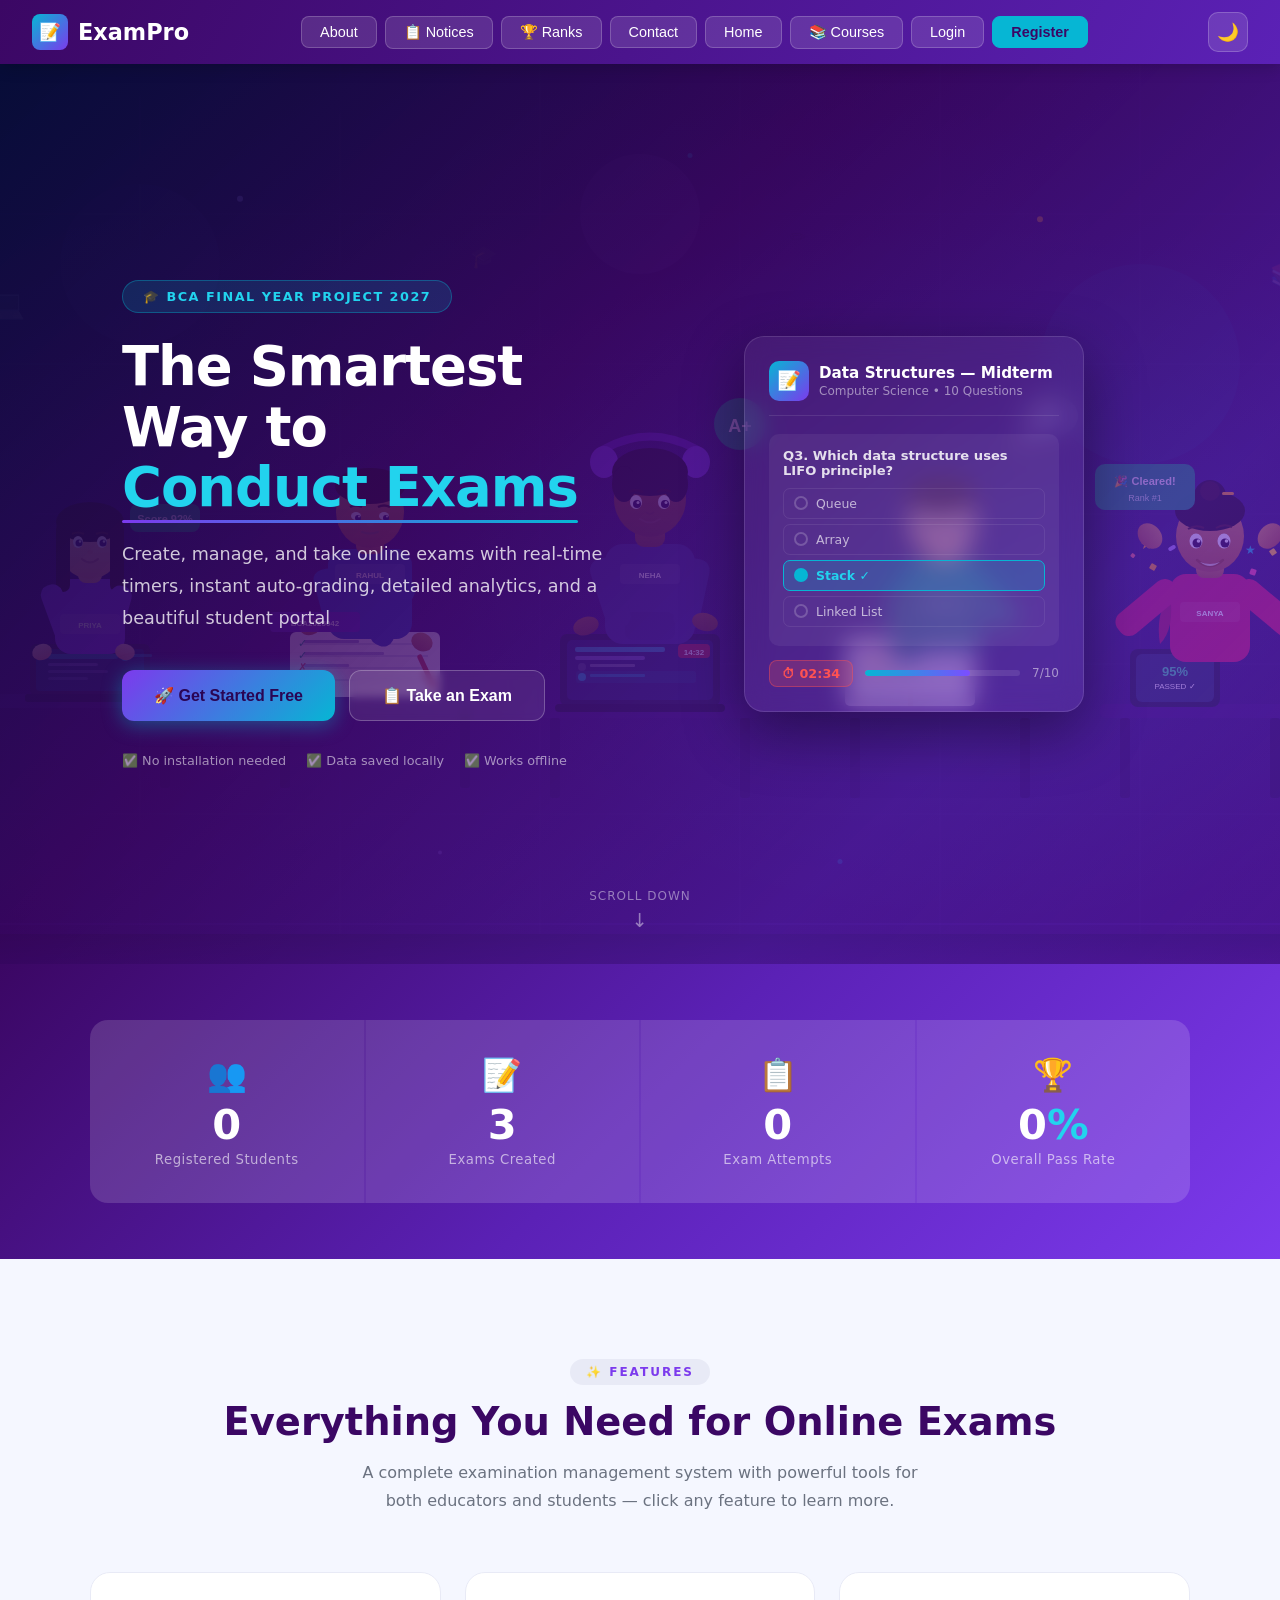
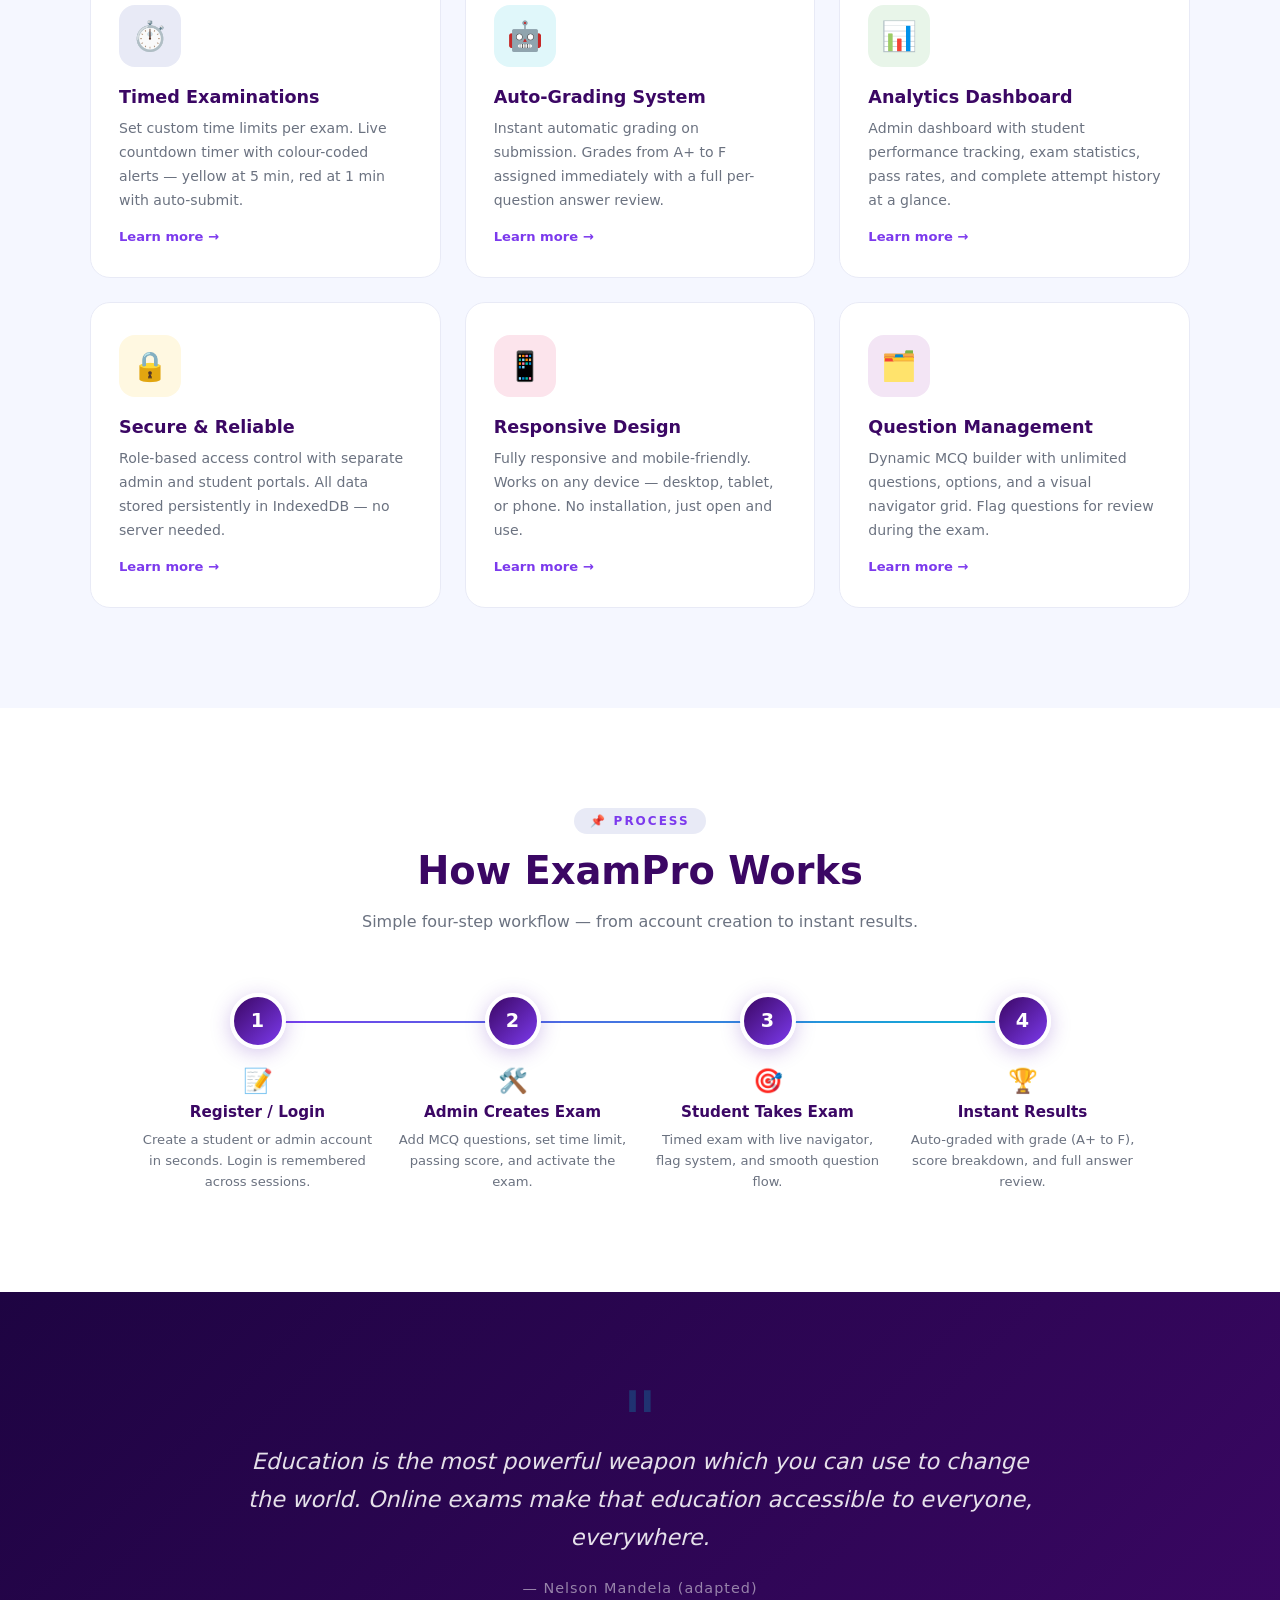
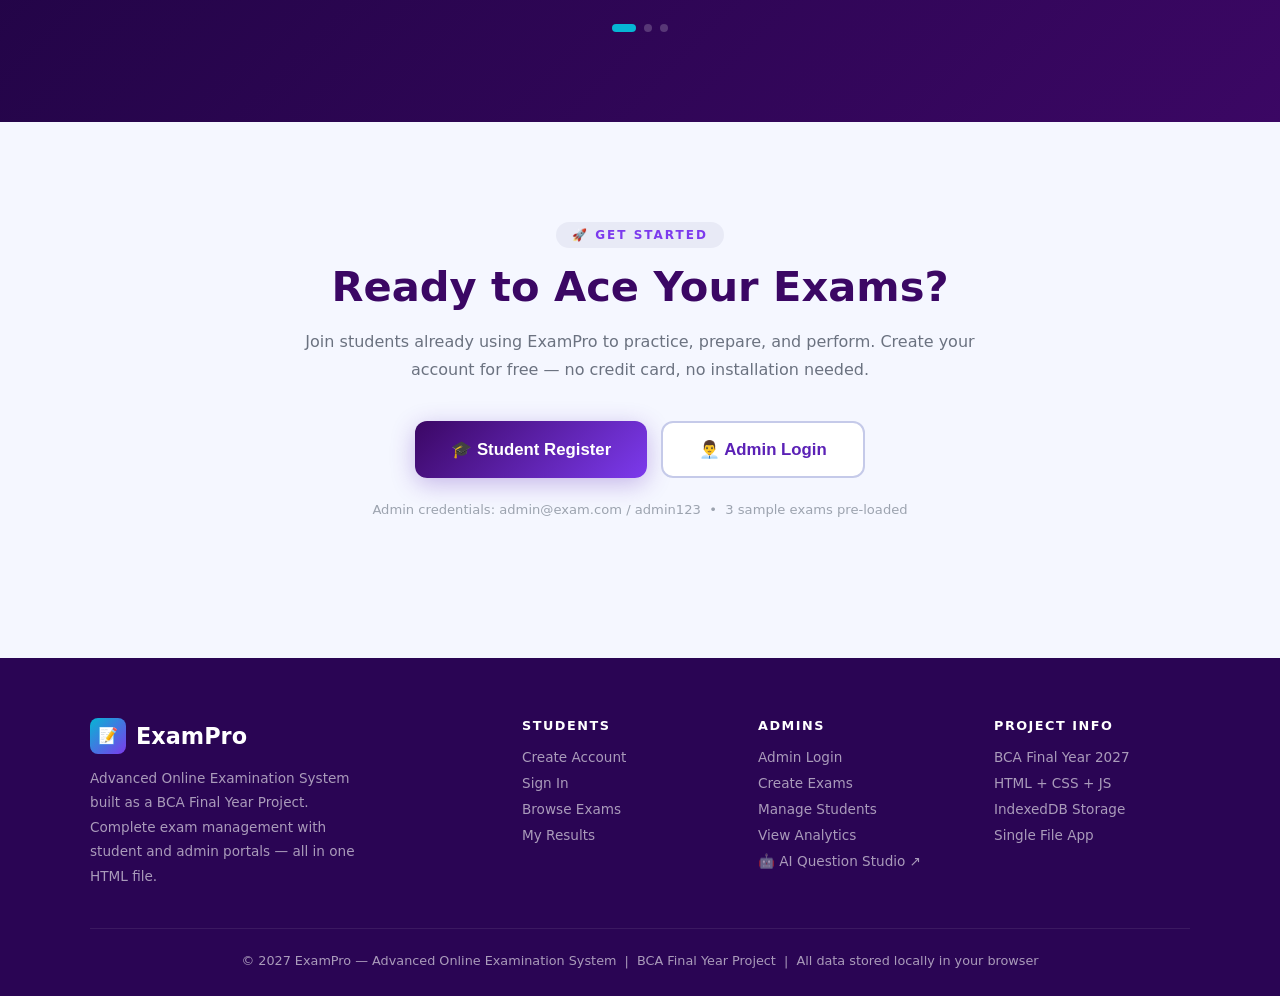
<file: index.html>
<!DOCTYPE html>
<html lang="en">
<head>
<meta charset="UTF-8">
<meta name="viewport" content="width=device-width, initial-scale=1.0">
<title>ExamPro - Advanced Online Examination System</title>

<link rel="stylesheet" href="styles.css">
</head>
<body>

<!-- ===== NAVBAR ===== -->
<nav class="navbar" id="mainNavbar">
  <a class="navbar-brand" href="#" onclick="showPage('home')">
    <div class="logo-icon">📝</div>     
    ExamPro
  </a>
  <div class="navbar-nav" id="guestNav">
    <button class="nav-btn" onclick="showPage('home')">Home</button>
    <button class="nav-btn" onclick="showPage('courses')">📚 Courses</button>
    <button class="nav-btn" onclick="showPage('login')">Login</button>
    <button class="nav-btn" onclick="showPage('register')" style="background:var(--accent);border-color:var(--accent);color:var(--primary-dark);font-weight:700;">Register</button>
  </div>
  <div class="navbar-nav hidden" id="studentNav">
    <button class="nav-btn" id="navStudentDash" onclick="showPage('studentDash')">Dashboard</button>
    <button class="nav-btn" onclick="showPage('availableExams')">📋 Exams</button>
    <button class="nav-btn" onclick="showPage('courses')">📚 Courses</button>
    <button class="nav-btn" onclick="showPage('myResults')">📊 Results</button>
    <button class="nav-btn" onclick="showPage('studentProfile')">👤 Profile</button>
    <button class="nav-btn" onclick="logout()">Logout</button>
  </div>
  <div class="navbar-nav hidden" id="adminNav">
    <button class="nav-btn active" onclick="showAdminTab('overview')">📊 Overview</button>
    <button class="nav-btn" onclick="showAdminTab('manageExams')">📝 Exams</button>
    <button class="nav-btn" onclick="showAdminTab('manageStudents')">👥 Students</button>
    <button class="nav-btn" onclick="showAdminTab('manageResults')">📈 Results</button>
    <button class="nav-btn" onclick="showPage('courses')">📚 Courses</button>
    <a class="nav-btn" href="pages/generate_questions.html" target="_blank" style="text-decoration:none;background:linear-gradient(135deg,rgba(6,182,212,0.3),rgba(124,58,237,0.3));border-color:rgba(6,182,212,0.5);color:#22d3ee;font-weight:700;">🤖 AI Studio</a>
    <button class="nav-btn" onclick="logout()">Logout</button>
  </div>
  <!-- DARK MODE TOGGLE — always visible -->
  <button id="dmToggle" onclick="toggleDarkMode()" title="Toggle Dark Mode" style="
    background:rgba(255,255,255,0.12);border:1.5px solid rgba(255,255,255,0.2);
    color:white;width:40px;height:40px;border-radius:10px;cursor:pointer;font-size:1.1rem;
    display:flex;align-items:center;justify-content:center;transition:all 0.2s;flex-shrink:0;
    margin-left:8px;">🌙</button>
</nav>

<!-- ===== TOAST ===== -->
<div id="toast"></div>

<!-- =========================================================== -->
<!-- HOME PAGE -->
<!-- =========================================================== -->

<div id="page-home" class="page active">

  <!-- ===== HERO ===== -->
  <div class="hp-hero">
    <!-- Students Illustration SVG BG -->
    <svg class="hp-classroom-bg" viewBox="0 0 1400 900" xmlns="http://www.w3.org/2000/svg" preserveAspectRatio="xMidYMid slice">
      <defs>
        <linearGradient id="bgGrad" x1="0" y1="0" x2="1" y2="1">
          <stop offset="0%" stop-color="#0f0520"/>
          <stop offset="50%" stop-color="#1e0442"/>
          <stop offset="100%" stop-color="#2e0659"/>
        </linearGradient>
        <radialGradient id="glow1" cx="25%" cy="60%" r="45%">
          <stop offset="0%" stop-color="#7c3aed" stop-opacity="0.2"/>
          <stop offset="100%" stop-color="#7c3aed" stop-opacity="0"/>
        </radialGradient>
        <radialGradient id="glow2" cx="75%" cy="55%" r="40%">
          <stop offset="0%" stop-color="#06b6d4" stop-opacity="0.15"/>
          <stop offset="100%" stop-color="#06b6d4" stop-opacity="0"/>
        </radialGradient>
        <radialGradient id="glow3" cx="50%" cy="30%" r="35%">
          <stop offset="0%" stop-color="#5b21b6" stop-opacity="0.18"/>
          <stop offset="100%" stop-color="#5b21b6" stop-opacity="0"/>
        </radialGradient>
        <!-- Skin tones -->
        <linearGradient id="skin1" x1="0" y1="0" x2="0" y2="1">
          <stop offset="0%" stop-color="#FDDBB4"/>
          <stop offset="100%" stop-color="#F0B87E"/>
        </linearGradient>
        <linearGradient id="skin2" x1="0" y1="0" x2="0" y2="1">
          <stop offset="0%" stop-color="#C68642"/>
          <stop offset="100%" stop-color="#A0522D"/>
        </linearGradient>
        <linearGradient id="skin3" x1="0" y1="0" x2="0" y2="1">
          <stop offset="0%" stop-color="#8D5524"/>
          <stop offset="100%" stop-color="#6B3A1F"/>
        </linearGradient>
        <linearGradient id="skin4" x1="0" y1="0" x2="0" y2="1">
          <stop offset="0%" stop-color="#F5CBA7"/>
          <stop offset="100%" stop-color="#E59866"/>
        </linearGradient>
        <!-- Screen glows -->
        <radialGradient id="screenGlow" cx="50%" cy="50%" r="50%">
          <stop offset="0%" stop-color="#06b6d4" stop-opacity="0.6"/>
          <stop offset="100%" stop-color="#06b6d4" stop-opacity="0"/>
        </radialGradient>
      </defs>

      <!-- Background -->
      <rect width="1400" height="900" fill="url(#bgGrad)"/>
      <rect width="1400" height="900" fill="url(#glow1)"/>
      <rect width="1400" height="900" fill="url(#glow2)"/>
      <rect width="1400" height="900" fill="url(#glow3)"/>

      <!-- Grid lines subtle -->
      <g opacity="0.04" stroke="#a78bfa" stroke-width="1">
        <line x1="0" y1="150" x2="1400" y2="150"/>
        <line x1="0" y1="300" x2="1400" y2="300"/>
        <line x1="0" y1="450" x2="1400" y2="450"/>
        <line x1="0" y1="600" x2="1400" y2="600"/>
        <line x1="0" y1="750" x2="1400" y2="750"/>
        <line x1="200" y1="0" x2="200" y2="900"/>
        <line x1="400" y1="0" x2="400" y2="900"/>
        <line x1="600" y1="0" x2="600" y2="900"/>
        <line x1="800" y1="0" x2="800" y2="900"/>
        <line x1="1000" y1="0" x2="1000" y2="900"/>
        <line x1="1200" y1="0" x2="1200" y2="900"/>
      </g>

      <!-- Floating light orbs -->
      <circle cx="200" cy="200" r="80" fill="#7c3aed" opacity="0.07"/>
      <circle cx="1200" cy="300" r="100" fill="#06b6d4" opacity="0.06"/>
      <circle cx="700" cy="150" r="60" fill="#a78bfa" opacity="0.08"/>

      <!-- ═══════════════════════════════════════════════════
           STUDENT 1 — Left: Girl with laptop, long hair
      ═══════════════════════════════════════════════════ -->
      <g transform="translate(110, 340)">
        <!-- Desk -->
        <rect x="-60" y="290" width="200" height="14" rx="5" fill="#2d1060" opacity="0.9"/>
        <rect x="-40" y="304" width="10" height="80" rx="3" fill="#1e0a42"/>
        <rect x="110" y="304" width="10" height="80" rx="3" fill="#1e0a42"/>
        <!-- Laptop open -->
        <rect x="-20" y="240" width="120" height="52" rx="6" fill="#1a1a2e"/>
        <rect x="-14" y="245" width="108" height="42" rx="4" fill="#0d1b4a"/>
        <!-- Screen content glow -->
        <rect x="-14" y="245" width="108" height="42" rx="4" fill="#06b6d4" opacity="0.12"/>
        <rect x="-2" y="250" width="70" height="5" rx="2" fill="#06b6d4" opacity="0.5"/>
        <rect x="-2" y="259" width="50" height="3" rx="2" fill="#a78bfa" opacity="0.4"/>
        <rect x="-2" y="266" width="60" height="3" rx="2" fill="#a78bfa" opacity="0.3"/>
        <rect x="-2" y="273" width="40" height="3" rx="2" fill="#a78bfa" opacity="0.25"/>
        <!-- MCQ option selected -->
        <circle cx="75" cy="253" r="4" fill="#06b6d4" opacity="0.7"/>
        <rect x="82" y="250" width="20" height="3" rx="1" fill="#06b6d4" opacity="0.5"/>
        <!-- Laptop base -->
        <rect x="-25" y="290" width="130" height="8" rx="3" fill="#0f0f23"/>
        <!-- Body / torso -->
        <rect x="5" y="175" width="70" height="75" rx="16" fill="#7c3aed"/>
        <!-- Neck -->
        <rect x="28" y="155" width="24" height="24" rx="8" fill="url(#skin4)"/>
        <!-- Head -->
        <ellipse cx="40" cy="140" rx="32" ry="35" fill="url(#skin4)"/>
        <!-- Hair long — girl -->
        <ellipse cx="40" cy="118" rx="34" ry="20" fill="#1a0a00"/>
        <rect x="6" y="118" width="14" height="70" rx="7" fill="#1a0a00"/>
        <rect x="60" y="118" width="14" height="70" rx="7" fill="#1a0a00"/>
        <!-- Eyes -->
        <ellipse cx="28" cy="138" rx="5" ry="6" fill="white"/>
        <ellipse cx="52" cy="138" rx="5" ry="6" fill="white"/>
        <circle cx="29" cy="139" r="3.5" fill="#2d1060"/>
        <circle cx="53" cy="139" r="3.5" fill="#2d1060"/>
        <circle cx="30" cy="137.5" r="1.2" fill="white"/>
        <circle cx="54" cy="137.5" r="1.2" fill="white"/>
        <!-- Eyebrows -->
        <path d="M22 130 Q28 127 34 130" stroke="#3d2000" stroke-width="2" fill="none"/>
        <path d="M46 130 Q52 127 58 130" stroke="#3d2000" stroke-width="2" fill="none"/>
        <!-- Nose -->
        <ellipse cx="40" cy="148" rx="3" ry="2" fill="#e0956a" opacity="0.5"/>
        <!-- Smile -->
        <path d="M32 155 Q40 162 48 155" stroke="#c0785a" stroke-width="2" fill="none" stroke-linecap="round"/>
        <!-- Arms -->
        <rect x="-12" y="185" width="22" height="60" rx="10" fill="#7c3aed" transform="rotate(-20,-12,185)"/>
        <rect x="62" y="185" width="22" height="60" rx="10" fill="#7c3aed" transform="rotate(15,84,185)"/>
        <!-- Hands -->
        <ellipse cx="-8" cy="248" rx="10" ry="8" fill="url(#skin4)" transform="rotate(-20,-8,248)"/>
        <ellipse cx="75" cy="248" rx="10" ry="8" fill="url(#skin4)" transform="rotate(15,75,248)"/>
        <!-- Name badge -->
        <rect x="10" y="210" width="60" height="20" rx="4" fill="rgba(255,255,255,0.12)"/>
        <text x="40" y="224" text-anchor="middle" fill="white" font-size="8" font-weight="bold" font-family="Arial">PRIYA</text>
        <!-- Floating score badge -->
        <rect x="80" y="100" width="70" height="28" rx="8" fill="#059669" opacity="0.9"/>
        <text x="115" y="119" text-anchor="middle" fill="white" font-size="11" font-weight="bold" font-family="Arial">Score 92%</text>
        <animate attributeName="opacity" values="1;0.7;1" dur="3s" repeatCount="indefinite"/>
      </g>

      <!-- ═══════════════════════════════════════════════════
           STUDENT 2 — Center-left: Boy writing exam, focused
      ═══════════════════════════════════════════════════ -->
      <g transform="translate(390, 300)">
        <!-- Desk -->
        <rect x="-70" y="330" width="220" height="14" rx="5" fill="#2d1060" opacity="0.9"/>
        <rect x="-50" y="344" width="10" height="80" rx="3" fill="#1e0a42"/>
        <rect x="130" y="344" width="10" height="80" rx="3" fill="#1e0a42"/>
        <!-- Answer sheet / paper -->
        <rect x="-40" y="268" width="150" height="65" rx="6" fill="#fffef5" opacity="0.92"/>
        <line x1="-28" y1="280" x2="98" y2="280" stroke="#c0c0d0" stroke-width="1.5"/>
        <line x1="-28" y1="292" x2="98" y2="292" stroke="#c0c0d0" stroke-width="1.5"/>
        <line x1="-28" y1="304" x2="98" y2="304" stroke="#c0c0d0" stroke-width="1.5"/>
        <line x1="-28" y1="316" x2="98" y2="316" stroke="#c0c0d0" stroke-width="1.5"/>
        <!-- Written text lines -->
        <rect x="-26" y="276" width="55" height="3" rx="1" fill="#3d2d8c" opacity="0.5"/>
        <rect x="-26" y="288" width="80" height="3" rx="1" fill="#3d2d8c" opacity="0.4"/>
        <rect x="-26" y="300" width="45" height="3" rx="1" fill="#3d2d8c" opacity="0.4"/>
        <!-- Correct tick marks -->
        <text x="-32" y="283" fill="#059669" font-size="11" font-weight="bold">✓</text>
        <text x="-32" y="295" fill="#059669" font-size="11" font-weight="bold">✓</text>
        <text x="-32" y="307" fill="#dc2626" font-size="11" font-weight="bold">✗</text>
        <!-- Pen in hand -->
        <rect x="95" y="290" width="5" height="38" rx="2" fill="#c0392b" transform="rotate(-25,95,310)"/>
        <!-- Body -->
        <rect x="-2" y="185" width="84" height="90" rx="16" fill="#1e40af"/>
        <!-- Neck -->
        <rect x="26" y="165" width="28" height="25" rx="8" fill="url(#skin2)"/>
        <!-- Head -->
        <ellipse cx="40" cy="148" rx="34" ry="36" fill="url(#skin2)"/>
        <!-- Hair short — boy -->
        <ellipse cx="40" cy="122" rx="35" ry="18" fill="#1a0500"/>
        <!-- Head tilted slightly — looking at paper -->
        <!-- Eyes focused down -->
        <ellipse cx="26" cy="152" rx="5" ry="4" fill="white"/>
        <ellipse cx="54" cy="152" rx="5" ry="4" fill="white"/>
        <circle cx="28" cy="154" r="3" fill="#2d1060"/>
        <circle cx="56" cy="154" r="3" fill="#2d1060"/>
        <circle cx="29" cy="152.5" r="1" fill="white"/>
        <circle cx="57" cy="152.5" r="1" fill="white"/>
        <!-- Focused eyebrows — slightly furrowed -->
        <path d="M20 143 Q26 140 32 143" stroke="#2d1000" stroke-width="2.5" fill="none"/>
        <path d="M48 143 Q54 140 60 143" stroke="#2d1000" stroke-width="2.5" fill="none"/>
        <!-- Nose -->
        <ellipse cx="40" cy="160" rx="3.5" ry="2.5" fill="#b0713a" opacity="0.5"/>
        <!-- Neutral mouth — concentrating -->
        <path d="M32 168 Q40 171 48 168" stroke="#8B5E3C" stroke-width="2" fill="none" stroke-linecap="round"/>
        <!-- Arms writing -->
        <rect x="65" y="210" width="24" height="72" rx="10" fill="#1e40af" transform="rotate(25,65,215)"/>
        <rect x="-18" y="205" width="24" height="60" rx="10" fill="#1e40af" transform="rotate(-15,-5,210)"/>
        <!-- Hands -->
        <ellipse cx="92" cy="278" rx="11" ry="9" fill="url(#skin2)" transform="rotate(25,92,278)"/>
        <ellipse cx="-20" cy="262" rx="11" ry="9" fill="url(#skin2)" transform="rotate(-15,-20,262)"/>
        <!-- Roll number badge on desk -->
        <rect x="-60" y="248" width="90" height="20" rx="4" fill="#5b21b6" opacity="0.8"/>
        <text x="-15" y="262" text-anchor="middle" fill="white" font-size="8" font-weight="bold" font-family="Arial">BCA2025042</text>
        <!-- Name -->
        <rect x="5" y="200" width="70" height="20" rx="4" fill="rgba(255,255,255,0.1)"/>
        <text x="40" y="214" text-anchor="middle" fill="white" font-size="8" font-weight="bold" font-family="Arial">RAHUL</text>
      </g>

      <!-- ═══════════════════════════════════════════════════
           STUDENT 3 — Center: Girl, laptop + headphones
      ═══════════════════════════════════════════════════ -->
      <g transform="translate(670, 280)">
        <!-- Desk -->
        <rect x="-80" y="360" width="230" height="14" rx="5" fill="#2d1060" opacity="0.9"/>
        <rect x="-60" y="374" width="10" height="80" rx="3" fill="#1e0a42"/>
        <rect x="130" y="374" width="10" height="80" rx="3" fill="#1e0a42"/>
        <!-- Laptop -->
        <rect x="-50" y="290" width="160" height="72" rx="7" fill="#0f172a"/>
        <rect x="-43" y="296" width="146" height="60" rx="5" fill="#0d2040"/>
        <!-- Exam screen on laptop -->
        <rect x="-43" y="296" width="146" height="60" rx="5" fill="#5b21b6" opacity="0.15"/>
        <!-- Question text lines -->
        <rect x="-35" y="303" width="90" height="5" rx="2" fill="#22d3ee" opacity="0.6"/>
        <rect x="-35" y="312" width="70" height="4" rx="2" fill="#a78bfa" opacity="0.5"/>
        <!-- Options -->
        <circle cx="-28" cy="323" r="4" fill="rgba(255,255,255,0.15)"/>
        <rect x="-20" y="320" width="45" height="3" rx="1" fill="rgba(255,255,255,0.3)"/>
        <circle cx="-28" cy="333" r="4" fill="#06b6d4" opacity="0.8"/>
        <rect x="-20" y="330" width="55" height="3" rx="1" fill="#06b6d4" opacity="0.5"/>
        <!-- Selected option glow -->
        <rect x="-34" y="327" width="120" height="12" rx="3" fill="#06b6d4" opacity="0.12"/>
        <!-- Timer on screen -->
        <rect x="68" y="300" width="32" height="14" rx="4" fill="#dc2626" opacity="0.7"/>
        <text x="84" y="311" text-anchor="middle" fill="white" font-size="8" font-weight="bold" font-family="Arial">14:32</text>
        <!-- Laptop base -->
        <rect x="-55" y="360" width="170" height="8" rx="4" fill="#080d1a"/>
        <!-- Headphones -->
        <!-- Band over head -->
        <path d="M-6 105 Q40 80 86 105" stroke="#5b21b6" stroke-width="8" fill="none" stroke-linecap="round"/>
        <!-- Left ear cup -->
        <ellipse cx="-6" cy="118" rx="14" ry="16" fill="#7c3aed"/>
        <!-- Right ear cup -->
        <ellipse cx="86" cy="118" rx="14" ry="16" fill="#7c3aed"/>
        <!-- Body / hoodie -->
        <rect x="-5" y="200" width="90" height="100" rx="18" fill="#312e81"/>
        <!-- Hoodie pocket -->
        <rect x="15" y="268" width="50" height="28" rx="8" fill="#2e2a7a"/>
        <!-- Neck -->
        <rect x="25" y="175" width="30" height="28" rx="9" fill="url(#skin3)"/>
        <!-- Head -->
        <ellipse cx="40" cy="155" rx="36" ry="38" fill="url(#skin3)"/>
        <!-- Hair — natural curly -->
        <ellipse cx="40" cy="128" rx="38" ry="24" fill="#0a0a0a"/>
        <ellipse cx="14" cy="140" rx="12" ry="18" fill="#0a0a0a"/>
        <ellipse cx="66" cy="140" rx="12" ry="18" fill="#0a0a0a"/>
        <!-- Eyes — engaged with screen -->
        <ellipse cx="26" cy="158" rx="6" ry="7" fill="white"/>
        <ellipse cx="54" cy="158" rx="6" ry="7" fill="white"/>
        <circle cx="27" cy="160" r="4" fill="#1a0532"/>
        <circle cx="55" cy="160" r="4" fill="#1a0532"/>
        <circle cx="28" cy="158.5" r="1.5" fill="white"/>
        <circle cx="56" cy="158.5" r="1.5" fill="white"/>
        <!-- Eyebrows -->
        <path d="M19 148 Q26 144 33 148" stroke="#1a0a00" stroke-width="2.5" fill="none"/>
        <path d="M47 148 Q54 144 61 148" stroke="#1a0a00" stroke-width="2.5" fill="none"/>
        <!-- Nose -->
        <path d="M36 168 Q40 172 44 168" stroke="#6B3A1F" stroke-width="1.5" fill="none"/>
        <!-- Small smile — focused happy -->
        <path d="M30 175 Q40 182 50 175" stroke="#7B4A2F" stroke-width="2" fill="none" stroke-linecap="round"/>
        <!-- Arms -->
        <rect x="-22" y="215" width="26" height="72" rx="11" fill="#312e81" transform="rotate(-18,-10,220)"/>
        <rect x="75" y="215" width="26" height="72" rx="11" fill="#312e81" transform="rotate(12,88,220)"/>
        <!-- Hands on laptop -->
        <ellipse cx="-24" cy="282" rx="13" ry="9" fill="url(#skin3)" transform="rotate(-18,-24,282)"/>
        <ellipse cx="95" cy="278" rx="13" ry="9" fill="url(#skin3)" transform="rotate(12,95,278)"/>
        <!-- Name tag -->
        <rect x="10" y="220" width="60" height="20" rx="4" fill="rgba(255,255,255,0.08)"/>
        <text x="40" y="234" text-anchor="middle" fill="white" font-size="8" font-weight="bold" font-family="Arial">NEHA</text>
        <!-- Floating bubble: "A+" -->
        <circle cx="130" cy="80" r="26" fill="#059669" opacity="0.92"/>
        <text x="130" y="88" text-anchor="middle" fill="white" font-size="18" font-weight="900" font-family="Arial">A+</text>
        <animate attributeName="opacity" values="1;0.75;1" dur="2.5s" repeatCount="indefinite"/>
      </g>

      <!-- ═══════════════════════════════════════════════════
           STUDENT 4 — Center-right: Boy, raising hand / thinking
      ═══════════════════════════════════════════════════ -->
      <g transform="translate(960, 310)">
        <!-- Desk -->
        <rect x="-70" y="330" width="210" height="14" rx="5" fill="#2d1060" opacity="0.9"/>
        <rect x="-50" y="344" width="10" height="80" rx="3" fill="#1e0a42"/>
        <rect x="120" y="344" width="10" height="80" rx="3" fill="#1e0a42"/>
        <!-- Notebook open -->
        <rect x="-55" y="264" width="130" height="68" rx="5" fill="#fffef5" opacity="0.88"/>
        <!-- Notebook spine -->
        <rect x="8" y="264" width="5" height="68" fill="#e0d0c0" opacity="0.7"/>
        <!-- Left page lines -->
        <line x1="-46" y1="278" x2="4" y2="278" stroke="#c8c0d8" stroke-width="1.2"/>
        <line x1="-46" y1="288" x2="4" y2="288" stroke="#c8c0d8" stroke-width="1.2"/>
        <line x1="-46" y1="298" x2="4" y2="298" stroke="#c8c0d8" stroke-width="1.2"/>
        <line x1="-46" y1="308" x2="4" y2="308" stroke="#c8c0d8" stroke-width="1.2"/>
        <line x1="-46" y1="318" x2="4" y2="318" stroke="#c8c0d8" stroke-width="1.2"/>
        <!-- Right page lines -->
        <line x1="18" y1="278" x2="66" y2="278" stroke="#c8c0d8" stroke-width="1.2"/>
        <line x1="18" y1="288" x2="66" y2="288" stroke="#c8c0d8" stroke-width="1.2"/>
        <line x1="18" y1="298" x2="66" y2="298" stroke="#c8c0d8" stroke-width="1.2"/>
        <!-- Formula on right page -->
        <text x="18" y="276" fill="#5b21b6" font-size="7" font-family="Arial">O(n log n)</text>
        <text x="18" y="286" fill="#5b21b6" font-size="7" font-family="Arial">T(n)=2T(n/2)+n</text>
        <!-- Body — shirt -->
        <rect x="2" y="188" width="82" height="88" rx="16" fill="#0f766e"/>
        <!-- Collar -->
        <path d="M30 188 L43 208 L56 188" fill="#0d5c56"/>
        <!-- Neck -->
        <rect x="27" y="166" width="30" height="26" rx="8" fill="url(#skin1)"/>
        <!-- Head -->
        <ellipse cx="42" cy="148" rx="34" ry="37" fill="url(#skin1)"/>
        <!-- Hair side-parted -->
        <ellipse cx="42" cy="121" rx="35" ry="19" fill="#2c1a00"/>
        <path d="M8 130 Q20 115 42 120 Q60 125 76 130" fill="#2c1a00"/>
        <!-- Eyes — one hand on chin thinking -->
        <ellipse cx="28" cy="150" rx="5.5" ry="6.5" fill="white"/>
        <ellipse cx="56" cy="150" rx="5.5" ry="6.5" fill="white"/>
        <circle cx="29" cy="152" r="3.8" fill="#1a0520"/>
        <circle cx="57" cy="152" r="3.8" fill="#1a0520"/>
        <circle cx="30" cy="150.5" r="1.3" fill="white"/>
        <circle cx="58" cy="150.5" r="1.3" fill="white"/>
        <!-- Eyebrows raised — thinking -->
        <path d="M21 140 Q28 135 35 139" stroke="#2c1200" stroke-width="2.2" fill="none"/>
        <path d="M49 139 Q56 134 63 138" stroke="#2c1200" stroke-width="2.2" fill="none"/>
        <!-- Nose -->
        <ellipse cx="42" cy="161" rx="3.5" ry="2" fill="#d4956a" opacity="0.4"/>
        <!-- Hmm mouth — thinking -->
        <path d="M33 170 Q42 167 51 170" stroke="#9B6A45" stroke-width="2" fill="none" stroke-linecap="round"/>
        <!-- Arm 1 — raised, hand on chin (thinking pose) -->
        <rect x="60" y="198" width="26" height="68" rx="11" fill="#0f766e" transform="rotate(-45,73,210)"/>
        <ellipse cx="55" cy="178" rx="13" ry="10" fill="url(#skin1)"/>
        <!-- Arm 2 — resting on desk -->
        <rect x="-15" y="215" width="26" height="75" rx="11" fill="#0f766e" transform="rotate(-10,-5,230)"/>
        <ellipse cx="-22" cy="287" rx="13" ry="9" fill="url(#skin1)" transform="rotate(-10,-22,287)"/>
        <!-- Thought bubble -->
        <circle cx="120" cy="70" r="6" fill="rgba(255,255,255,0.25)"/>
        <circle cx="132" cy="58" r="9" fill="rgba(255,255,255,0.25)"/>
        <circle cx="148" cy="42" r="14" fill="rgba(255,255,255,0.2)"/>
        <ellipse cx="148" cy="42" rx="30" ry="22" fill="rgba(255,255,255,0.15)"/>
        <text x="148" y="37" text-anchor="middle" fill="white" font-size="9" font-family="Arial">BCA</text>
        <text x="148" y="49" text-anchor="middle" fill="#22d3ee" font-size="9" font-weight="bold" font-family="Arial">2027</text>
        <!-- Name tag -->
        <rect x="12" y="218" width="60" height="20" rx="4" fill="rgba(255,255,255,0.08)"/>
        <text x="42" y="232" text-anchor="middle" fill="white" font-size="8" font-weight="bold" font-family="Arial">ARYAN</text>
      </g>

      <!-- ═══════════════════════════════════════════════════
           STUDENT 5 — Right: Girl, celebrating / finished
      ═══════════════════════════════════════════════════ -->
      <g transform="translate(1230, 320)">
        <!-- Desk -->
        <rect x="-70" y="320" width="190" height="14" rx="5" fill="#2d1060" opacity="0.9"/>
        <rect x="-50" y="334" width="10" height="80" rx="3" fill="#1e0a42"/>
        <rect x="100" y="334" width="10" height="80" rx="3" fill="#1e0a42"/>
        <!-- Tablet / phone on desk -->
        <rect x="-40" y="265" width="90" height="58" rx="8" fill="#0f172a"/>
        <rect x="-34" y="270" width="78" height="48" rx="6" fill="#1e1b4b"/>
        <!-- Result on screen -->
        <rect x="-34" y="270" width="78" height="48" rx="6" fill="#059669" opacity="0.15"/>
        <text x="5" y="292" text-anchor="middle" fill="#34d399" font-size="13" font-weight="900" font-family="Arial">95%</text>
        <text x="5" y="305" text-anchor="middle" fill="white" font-size="8" font-family="Arial">PASSED ✓</text>
        <!-- Confetti / celebration -->
        <rect x="-20" y="180" width="6" height="6" rx="1" fill="#f59e0b" transform="rotate(30,-17,183)"/>
        <rect x="40" y="170" width="5" height="5" rx="1" fill="#06b6d4" transform="rotate(45,43,173)"/>
        <rect x="80" y="185" width="6" height="6" rx="1" fill="#ec4899" transform="rotate(20,83,188)"/>
        <rect x="0" y="160" width="4" height="8" rx="2" fill="#a78bfa" transform="rotate(60,2,164)"/>
        <rect x="60" y="155" width="5" height="5" rx="1" fill="#34d399" transform="rotate(15,63,158)"/>
        <rect x="-40" y="170" width="4" height="4" rx="1" fill="#f87171" transform="rotate(40,-37,173)"/>
        <rect x="100" y="165" width="6" height="6" rx="1" fill="#fbbf24" transform="rotate(55,103,168)"/>
        <!-- Stars -->
        <text x="-30" y="165" fill="#f59e0b" font-size="14">★</text>
        <text x="75" y="170" fill="#06b6d4" font-size="12">★</text>
        <text x="25" y="148" fill="#a78bfa" font-size="16">★</text>
        <!-- Body — kurta/dress -->
        <rect x="0" y="190" width="80" height="88" rx="16" fill="#be185d"/>
        <!-- Dupatta/scarf detail -->
        <path d="M0 210 Q-15 230 -10 260 Q5 245 0 210" fill="#9d174d"/>
        <!-- Neck -->
        <rect x="26" y="170" width="28" height="24" rx="8" fill="url(#skin2)"/>
        <!-- Head -->
        <ellipse cx="40" cy="152" rx="34" ry="36" fill="url(#skin2)"/>
        <!-- Hair — bun style -->
        <ellipse cx="40" cy="127" rx="35" ry="20" fill="#0a0500"/>
        <!-- Bun -->
        <circle cx="40" cy="112" r="16" fill="#0a0500"/>
        <circle cx="40" cy="107" r="10" fill="#1a0a00"/>
        <!-- Hair pin decoration -->
        <rect x="52" y="108" width="12" height="3" rx="1.5" fill="#f59e0b"/>
        <!-- Eyes — happy/excited wide -->
        <ellipse cx="26" cy="157" rx="6.5" ry="7.5" fill="white"/>
        <ellipse cx="54" cy="157" rx="6.5" ry="7.5" fill="white"/>
        <circle cx="27" cy="159" r="4.5" fill="#1a0520"/>
        <circle cx="55" cy="159" r="4.5" fill="#1a0520"/>
        <circle cx="28.5" cy="157" r="1.8" fill="white"/>
        <circle cx="56.5" cy="157" r="1.8" fill="white"/>
        <!-- Happy raised eyebrows -->
        <path d="M18 145 Q26 140 34 144" stroke="#2c1000" stroke-width="2" fill="none"/>
        <path d="M46 144 Q54 139 62 143" stroke="#2c1000" stroke-width="2" fill="none"/>
        <!-- Nose -->
        <ellipse cx="40" cy="166" rx="3" ry="2" fill="#b06040" opacity="0.4"/>
        <!-- Big smile! -->
        <path d="M27 176 Q40 188 53 176" stroke="#8B4513" stroke-width="2.5" fill="none" stroke-linecap="round"/>
        <!-- Teeth -->
        <path d="M30 178 Q40 186 50 178 Q40 182 30 178" fill="white" opacity="0.7"/>
        <!-- Arms raised in celebration -->
        <rect x="68" y="195" width="26" height="72" rx="11" fill="#be185d" transform="rotate(-50,81,210)"/>
        <rect x="-20" y="195" width="26" height="72" rx="11" fill="#be185d" transform="rotate(50,-7,210)"/>
        <!-- Hands open -->
        <ellipse cx="100" cy="152" rx="14" ry="11" fill="url(#skin2)" transform="rotate(-50,100,152)"/>
        <ellipse cx="-20" cy="152" rx="14" ry="11" fill="url(#skin2)" transform="rotate(50,-20,152)"/>
        <!-- Name tag -->
        <rect x="10" y="218" width="60" height="20" rx="4" fill="rgba(255,255,255,0.08)"/>
        <text x="40" y="232" text-anchor="middle" fill="white" font-size="8" font-weight="bold" font-family="Arial">SANYA</text>
        <!-- Result popup -->
        <rect x="-75" y="80" width="100" height="46" rx="10" fill="#059669" opacity="0.95"/>
        <text x="-25" y="101" text-anchor="middle" fill="white" font-size="11" font-weight="bold" font-family="Arial">🎉 Cleared!</text>
        <text x="-25" y="117" text-anchor="middle" fill="#d1fae5" font-size="9" font-family="Arial">Rank #1</text>
      </g>

      <!-- ═══════════════════════════════════════════════════
           DECORATIVE ELEMENTS
      ═══════════════════════════════════════════════════ -->
      <!-- Floating icons -->
      <g opacity="0.22">
        <text x="50" y="250" font-size="28">💻</text>
        <text x="1330" y="220" font-size="24">📚</text>
        <text x="530" y="200" font-size="22">🎓</text>
        <text x="850" y="180" font-size="20">✏️</text>
      </g>

      <!-- Animated particles -->
      <circle cx="300" cy="150" r="3" fill="#a78bfa" opacity="0.4">
        <animate attributeName="cy" values="150;130;150" dur="4s" repeatCount="indefinite"/>
        <animate attributeName="opacity" values="0.4;0.8;0.4" dur="4s" repeatCount="indefinite"/>
      </circle>
      <circle cx="750" cy="100" r="2.5" fill="#06b6d4" opacity="0.4">
        <animate attributeName="cy" values="100;75;100" dur="3s" repeatCount="indefinite"/>
        <animate attributeName="opacity" values="0.3;0.7;0.3" dur="3s" repeatCount="indefinite"/>
      </circle>
      <circle cx="1100" cy="180" r="3" fill="#f59e0b" opacity="0.35">
        <animate attributeName="cy" values="180;155;180" dur="5s" repeatCount="indefinite"/>
        <animate attributeName="opacity" values="0.35;0.65;0.35" dur="5s" repeatCount="indefinite"/>
      </circle>
      <circle cx="500" cy="800" r="2" fill="#a78bfa" opacity="0.3">
        <animate attributeName="cy" values="800;780;800" dur="3.5s" repeatCount="indefinite"/>
      </circle>
      <circle cx="900" cy="820" r="2.5" fill="#06b6d4" opacity="0.3">
        <animate attributeName="cy" values="820;795;820" dur="4.5s" repeatCount="indefinite"/>
      </circle>

      <!-- Bottom glow line -->
      <rect x="0" y="870" width="1400" height="30" fill="url(#bgGrad)" opacity="0.8"/>
      <line x1="0" y1="860" x2="1400" y2="860" stroke="#5b21b6" stroke-width="1" opacity="0.3"/>

    </svg>

    <!-- Floating particles -->
    <div class="hp-particles" id="heroParticles"></div>
    <!-- Dark overlay -->
    <div class="hp-overlay"></div>

    <!-- Hero content -->
    <div class="hp-hero-inner">
      <div class="hp-hero-left">
        <div class="hp-badge2">🎓 BCA Final Year Project 2027</div>
        <h1 class="hp-h1">The Smartest Way to<br><span class="accent">Conduct Exams</span></h1>
        <p class="hp-desc">Create, manage, and take online exams with real-time timers, instant auto-grading, detailed analytics, and a beautiful student portal </p>
        <div class="hp-btns">
          <button class="hp-btn-main" onclick="showPage('register')">🚀 Get Started Free</button>
          <button class="hp-btn-ghost" onclick="showPage('login')">📋 Take an Exam</button>
        </div>
        <!-- Mini trust badges -->
        <div style="display:flex;gap:20px;margin-top:32px;flex-wrap:wrap;">
          <div style="display:flex;align-items:center;gap:6px;color:rgba(255,255,255,0.55);font-size:0.8rem;">✅ No installation needed</div>
          <div style="display:flex;align-items:center;gap:6px;color:rgba(255,255,255,0.55);font-size:0.8rem;">✅ Data saved locally</div>
          <div style="display:flex;align-items:center;gap:6px;color:rgba(255,255,255,0.55);font-size:0.8rem;">✅ Works offline</div>
        </div>
      </div>

      <!-- Floating exam card mockup -->
      <div class="hp-hero-right">
        <div class="hp-mockup">
          <div class="hp-mockup-header">
            <div class="hp-mockup-icon">📝</div>
            <div>
              <div class="hp-mockup-title">Data Structures — Midterm</div>
              <div class="hp-mockup-sub">Computer Science • 10 Questions</div>
            </div>
          </div>
          <div class="hp-mock-q">
            <div class="hp-mock-q-text">Q3. Which data structure uses LIFO principle?</div>
            <div class="hp-mock-opt"><div class="hp-mock-dot"></div>Queue</div>
            <div class="hp-mock-opt"><div class="hp-mock-dot"></div>Array</div>
            <div class="hp-mock-opt sel"><div class="hp-mock-dot sel"></div>Stack ✓</div>
            <div class="hp-mock-opt"><div class="hp-mock-dot"></div>Linked List</div>
          </div>
          <div class="hp-timer-bar">
            <div class="hp-timer">⏱ 02:34</div>
            <div class="hp-progress"><div class="hp-progress-fill"></div></div>
            <span style="color:rgba(255,255,255,0.5);font-size:0.75rem;">7/10</span>
          </div>
        </div>
      </div>
    </div>

    <!-- Scroll hint -->
    <div class="hp-scroll-hint">
      <span>Scroll Down</span>
      <span class="hp-scroll-arrow">↓</span>
    </div>
  </div>

  <!-- ===== STATS ===== -->
  <div class="hp-stats">
    <div class="hp-stats-inner">
      <div class="hp-stat">
        <span class="hp-stat-icon">👥</span>
        <div class="hp-stat-num" id="statStudents">0</div>
        <div class="hp-stat-label">Registered Students</div>
      </div>
      <div class="hp-stat">
        <span class="hp-stat-icon">📝</span>
        <div class="hp-stat-num" id="statExams">0</div>
        <div class="hp-stat-label">Exams Created</div>
      </div>
      <div class="hp-stat">
        <span class="hp-stat-icon">📋</span>
        <div class="hp-stat-num" id="statAttempts">0</div>
        <div class="hp-stat-label">Exam Attempts</div>
      </div>
      <div class="hp-stat">
        <span class="hp-stat-icon">🏆</span>
        <div class="hp-stat-num" id="statPass">0<span>%</span></div>
        <div class="hp-stat-label">Overall Pass Rate</div>
      </div>
    </div>
  </div>

  <!-- ===== FEATURES ===== -->
  <div class="hp-features-section">
    <div class="hp-features-inner">
      <div style="text-align:center;" class="reveal">
        <div class="hp-section-tag">✨ Features</div>
        <h2 class="hp-section-h2">Everything You Need for Online Exams</h2>
        <p class="hp-section-p">A complete examination management system with powerful tools for both educators and students — click any feature to learn more.</p>
      </div>
      <div class="hp-feat-grid">
        <div class="hp-feat-card reveal delay-1" onclick="openFeatureModal('timer')">
          <div class="hp-feat-icon" style="background:#e8eaf6;">⏱️</div>
          <h3>Timed Examinations</h3>
          <p>Set custom time limits per exam. Live countdown timer with colour-coded alerts — yellow at 5 min, red at 1 min with auto-submit.</p>
          <div class="hp-feat-link">Learn more →</div>
        </div>
        <div class="hp-feat-card reveal delay-2" onclick="openFeatureModal('grading')">
          <div class="hp-feat-icon" style="background:#e0f7fa;">🤖</div>
          <h3>Auto-Grading System</h3>
          <p>Instant automatic grading on submission. Grades from A+ to F assigned immediately with a full per-question answer review.</p>
          <div class="hp-feat-link">Learn more →</div>
        </div>
        <div class="hp-feat-card reveal delay-3" onclick="openFeatureModal('analytics')">
          <div class="hp-feat-icon" style="background:#e8f5e9;">📊</div>
          <h3>Analytics Dashboard</h3>
          <p>Admin dashboard with student performance tracking, exam statistics, pass rates, and complete attempt history at a glance.</p>
          <div class="hp-feat-link">Learn more →</div>
        </div>
        <div class="hp-feat-card reveal delay-4" onclick="openFeatureModal('security')">
          <div class="hp-feat-icon" style="background:#fff8e1;">🔒</div>
          <h3>Secure & Reliable</h3>
          <p>Role-based access control with separate admin and student portals. All data stored persistently in IndexedDB — no server needed.</p>
          <div class="hp-feat-link">Learn more →</div>
        </div>
        <div class="hp-feat-card reveal delay-5" onclick="openFeatureModal('responsive')">
          <div class="hp-feat-icon" style="background:#fce4ec;">📱</div>
          <h3>Responsive Design</h3>
          <p>Fully responsive and mobile-friendly. Works on any device — desktop, tablet, or phone. No installation, just open and use.</p>
          <div class="hp-feat-link">Learn more →</div>
        </div>
        <div class="hp-feat-card reveal delay-6" onclick="openFeatureModal('questions')">
          <div class="hp-feat-icon" style="background:#f3e5f5;">🗂️</div>
          <h3>Question Management</h3>
          <p>Dynamic MCQ builder with unlimited questions, options, and a visual navigator grid. Flag questions for review during the exam.</p>
          <div class="hp-feat-link">Learn more →</div>
        </div>
      </div>
    </div>
  </div>

  <!-- ===== FEATURE INFO MODAL ===== -->
  <div class="fmodal-overlay" id="featureModal" onclick="closeFeatureModal(event)">
    <div class="fmodal-box">
      <div style="padding:28px 28px 20px;display:flex;align-items:flex-start;gap:18px;">
        <div id="fmIcon" style="width:58px;height:58px;border-radius:14px;display:flex;align-items:center;justify-content:center;font-size:1.7rem;flex-shrink:0;"></div>
        <div style="flex:1;">
          <h3 id="fmTitle" style="font-size:1.2rem;font-weight:800;color:var(--primary);margin-bottom:5px;"></h3>
          <p id="fmSubtitle" style="font-size:0.85rem;color:var(--text-muted);"></p>
        </div>
        <button onclick="document.getElementById('featureModal').classList.remove('open')" style="background:var(--bg);border:none;width:32px;height:32px;border-radius:8px;cursor:pointer;font-size:1rem;color:var(--text-muted);flex-shrink:0;">✕</button>
      </div>
      <div style="height:1px;background:var(--border);margin:0 28px;"></div>
      <div id="fmBody" style="padding:22px 28px 28px;"></div>
    </div>
  </div>

  <!-- ===== HOW IT WORKS ===== -->
  <div class="hp-how-section">
    <div class="hp-how-inner">
      <div style="text-align:center;" class="reveal">
        <div class="hp-section-tag">📌 Process</div>
        <h2 class="hp-section-h2">How ExamPro Works</h2>
        <p class="hp-section-p">Simple four-step workflow — from account creation to instant results.</p>
      </div>
      <div class="hp-steps">
        <div class="hp-step reveal delay-1">
          <div class="hp-step-num">1</div>
          <span class="hp-step-icon">📝</span>
          <h4>Register / Login</h4>
          <p>Create a student or admin account in seconds. Login is remembered across sessions.</p>
        </div>
        <div class="hp-step reveal delay-2">
          <div class="hp-step-num">2</div>
          <span class="hp-step-icon">🛠️</span>
          <h4>Admin Creates Exam</h4>
          <p>Add MCQ questions, set time limit, passing score, and activate the exam.</p>
        </div>
        <div class="hp-step reveal delay-3">
          <div class="hp-step-num">3</div>
          <span class="hp-step-icon">🎯</span>
          <h4>Student Takes Exam</h4>
          <p>Timed exam with live navigator, flag system, and smooth question flow.</p>
        </div>
        <div class="hp-step reveal delay-4">
          <div class="hp-step-num">4</div>
          <span class="hp-step-icon">🏆</span>
          <h4>Instant Results</h4>
          <p>Auto-graded with grade (A+ to F), score breakdown, and full answer review.</p>
        </div>
      </div>
    </div>
  </div>

  <!-- ===== QUOTE SECTION ===== -->
  <div class="hp-quote-section">
    <div class="hp-quote-inner reveal">
      <div class="hp-quote-mark">"</div>
      <p class="hp-quote-text" id="quoteText">Education is the most powerful weapon which you can use to change the world. Online exams make that education accessible to everyone, everywhere.</p>
      <p class="hp-quote-author" id="quoteAuthor">— Nelson Mandela (adapted)</p>
      <div class="hp-quote-dots">
        <div class="hp-qdot active" onclick="changeQuote(0)"></div>
        <div class="hp-qdot" onclick="changeQuote(1)"></div>
        <div class="hp-qdot" onclick="changeQuote(2)"></div>
      </div>
    </div>
  </div>

  <!-- ===== CTA SECTION ===== -->
  <div class="hp-cta-section">
    <div class="hp-cta-inner reveal">
      <div class="hp-section-tag">🚀 Get Started</div>
      <h2>Ready to Ace Your Exams?</h2>
      <p>Join students already using ExamPro to practice, prepare, and perform. Create your account for free — no credit card, no installation needed.</p>
      <div class="hp-cta-btns">
        <button class="hp-cta-btn1" onclick="showPage('register')">🎓 Student Register</button>
        <button class="hp-cta-btn2" onclick="showPage('login')">👨‍💼 Admin Login</button>
      </div>
      <p style="margin-top:20px;font-size:0.82rem;color:#9ca3af;">Admin credentials: admin@exam.com / admin123 &nbsp;•&nbsp; 3 sample exams pre-loaded</p>
    </div>
  </div>

  <!-- ===== FOOTER ===== -->
  <div class="hp-footer">
    <div class="hp-footer-inner">
      <div>
        <div class="hp-footer-brand"><div class="logo">📝</div>ExamPro</div>
        <p class="hp-footer-desc">Advanced Online Examination System built as a BCA Final Year Project. Complete exam management with student and admin portals — all in one HTML file.</p>
      </div>
      <div class="hp-footer-col">
        <h4>Students</h4>
        <ul>
          <li onclick="showPage('register')">Create Account</li>
          <li onclick="showPage('login')">Sign In</li>
          <li onclick="showPage('availableExams')">Browse Exams</li>
          <li onclick="showPage('myResults')">My Results</li>
        </ul>
      </div>
      <div class="hp-footer-col">
        <h4>Admins</h4>
        <ul>
          <li onclick="showPage('login')">Admin Login</li>
          <li onclick="showPage('adminPanel');showAdminTab('createExam')">Create Exams</li>
          <li onclick="showPage('adminPanel');showAdminTab('manageStudents')">Manage Students</li>
          <li onclick="showPage('adminPanel');showAdminTab('overview')">View Analytics</li>
          <li><a href="pages/generate_questions.html" target="_blank" style="color:rgba(255,255,255,0.6);text-decoration:none;">🤖 AI Question Studio ↗</a></li>
        </ul>
      </div>
      <div class="hp-footer-col">
        <h4>Project Info</h4>
        <ul>
          <li>BCA Final Year 2027</li>
          <li>HTML + CSS + JS</li>
          <li>IndexedDB Storage</li>
          <li>Single File App</li>
        </ul>
      </div>
    </div>
    <div class="hp-footer-bottom">
      <p>© 2027 ExamPro — Advanced Online Examination System &nbsp;|&nbsp; BCA Final Year Project &nbsp;|&nbsp; All data stored locally in your browser</p>
    </div>
  </div>

</div>

<!-- =========================================================== -->
<!-- LOGIN PAGE -->
<!-- =========================================================== -->

<!-- LOGIN PAGE -->
<div id="page-login" class="page">
  <div class="auth-page-wrap">

    <!-- LEFT VISUAL PANEL -->
    <div class="auth-left-panel">
      <!-- animated orbs -->
      <div class="alp-orb" style="width:200px;height:200px;background:rgba(0,188,212,0.12);top:-60px;left:-60px;animation-duration:6s;animation-delay:0s;"></div>
      <div class="alp-orb" style="width:150px;height:150px;background:rgba(124,77,255,0.1);bottom:40px;right:-40px;animation-duration:8s;animation-delay:1s;"></div>
      <div class="alp-orb" style="width:80px;height:80px;background:rgba(0,188,212,0.15);bottom:200px;left:30px;animation-duration:5s;animation-delay:2s;"></div>
      <!-- grid dots bg -->
      <svg class="alp-bg" viewBox="0 0 400 600" xmlns="http://www.w3.org/2000/svg" opacity="0.06">
        <defs><pattern id="ldots" x="0" y="0" width="28" height="28" patternUnits="userSpaceOnUse"><circle cx="2" cy="2" r="1.5" fill="white"/></pattern></defs>
        <rect width="400" height="600" fill="url(#ldots)"/>
      </svg>

      <div class="alp-content">
        <div class="alp-logo">🎓</div>
        <div class="alp-brand">ExamPro</div>
        <p class="alp-tagline">Your complete online examination platform. Take tests, track results, and grow every day.</p>

        <div class="alp-pills">
          <div class="alp-pill" style="animation-delay:0.1s;"><span class="alp-pill-icon">⏱️</span> Timed exams with auto-submit</div>
          <div class="alp-pill" style="animation-delay:0.2s;"><span class="alp-pill-icon">🤖</span> Instant auto-grading (A+ to F)</div>
          <div class="alp-pill" style="animation-delay:0.3s;"><span class="alp-pill-icon">📊</span> Detailed result analytics</div>
          <div class="alp-pill" style="animation-delay:0.4s;"><span class="alp-pill-icon">💾</span> Data saved in your browser</div>
        </div>
      </div>
    </div>

    <!-- RIGHT FORM PANEL -->
    <div class="auth-right-panel">
      <div class="auth-form-box">
        <span class="afb-icon">👋</span>
        <h2>Welcome Back!</h2>
        <p class="afb-sub">Sign in to your ExamPro account to continue your learning journey.</p>

        <div id="loginAlert" class="hidden"></div>

        <!-- Role tabs -->
        <div class="afb-role-tabs">
          <button class="afb-role-tab active" id="tabStudent" onclick="setLoginRole('student')">🎓 Student Login</button>
          <button class="afb-role-tab" id="tabAdmin" onclick="setLoginRole('admin')">👨‍💼 Admin Login</button>
        </div>

        <div class="afb-group">
          <label class="afb-label">Email Address</label>
          <div class="afb-input-wrap">
            <span class="afb-input-icon">✉️</span>
            <input class="afb-input" id="loginEmail" type="email" placeholder="Enter your email address" onkeydown="if(event.key==='Enter')doLogin()">
          </div>
        </div>

        <div class="afb-group">
          <label class="afb-label">Password</label>
          <div class="afb-input-wrap">
            <span class="afb-input-icon">🔑</span>
            <input class="afb-input" id="loginPass" type="password" placeholder="Enter your password" onkeydown="if(event.key==='Enter')doLogin()">
            <button class="afb-pw-toggle" onclick="togglePw('loginPass',this)" type="button">👁️</button>
          </div>
        </div>

        <!-- forgot password -->
        <div style="text-align:right;margin-top:-8px;margin-bottom:14px;">
          <a onclick="showPage('forgotPassword')" style="font-size:0.8rem;color:#7c3aed;font-weight:600;cursor:pointer;text-decoration:none;">🔐 Forgot Password?</a>
        </div>

        <!-- admin hint -->
        <div id="adminHint" class="hidden" style="background:#e8eaf6;border-radius:8px;padding:10px 14px;margin-bottom:14px;font-size:0.8rem;color:#7c3aed;">
          💡 <strong>Admin credentials:</strong> admin@exam.com / admin123
        </div>

        <button class="afb-submit" onclick="doLogin()">
          🔐 Sign In to ExamPro
        </button>

        <div class="afb-divider">or</div>

        <div class="afb-switch">
          New student? <a onclick="showPage('register')">Create a free account →</a>
        </div>
      </div>
    </div>
  </div>
</div>

<!-- =========================================================== -->
<!-- REGISTER PAGE -->
<!-- =========================================================== -->
<style>
/* ===== REGISTER 3-COLUMN LAYOUT ===== */
.reg-page-wrap {
  min-height: calc(100vh - 64px);
  display: grid;
  grid-template-columns: 260px 1fr 300px;
}
@media(max-width:1024px){ .reg-page-wrap{ grid-template-columns:1fr 1fr; } .reg-courses-panel{ display:none; } }
@media(max-width:680px) { .reg-page-wrap{ grid-template-columns:1fr; } .reg-left-panel{ display:none; } }

/* Left brand panel */
.reg-left-panel {
  background: linear-gradient(160deg,#1e0442 0%,#3b0764 55%,#5b21b6 100%);
  display:flex; flex-direction:column; align-items:center; justify-content:center;
  padding:40px 28px; position:relative; overflow:hidden;
}
.reg-left-panel .alp-bg { position:absolute;inset:0;z-index:0; }
.reg-left-panel .alp-content { position:relative;z-index:1;text-align:center;color:white; }

/* Middle form panel */
.reg-form-panel {
  background: #f5f3ff;
  display:flex; align-items:center; justify-content:center;
  padding:32px 28px; overflow-y:auto;
}
.reg-form-box {
  background:white; border-radius:22px; padding:38px 36px;
  width:100%; max-width:480px;
  box-shadow:0 8px 40px rgba(91,33,182,0.1);
  border:1px solid #ede9fe;
  animation:formSlideUp 0.5s cubic-bezier(.22,1,.36,1) both;
}
.reg-form-box h2 { font-size:1.6rem; font-weight:900; color:#1e1b4b; margin-bottom:5px; letter-spacing:-0.5px; }
.reg-form-box .afb-sub { font-size:0.85rem; color:#6b7280; margin-bottom:22px; line-height:1.5; }
.reg-form-box .afb-icon { font-size:2.4rem; margin-bottom:10px; display:block; }

/* ===== COURSES RIGHT PANEL ===== */
.reg-courses-panel {
  background: white;
  border-left: 1.5px solid #ede9fe;
  overflow-y: auto;
  display: flex; flex-direction: column;
}
.rcp-header {
  background: linear-gradient(135deg,#3b0764,#7c3aed);
  padding: 28px 22px 22px;
  position: sticky; top: 0; z-index: 2;
}
.rcp-header-icon { font-size:1.8rem; margin-bottom:8px; display:block; }
.rcp-header h3 { font-size:1.1rem; font-weight:900; color:white; margin-bottom:4px; }
.rcp-header p  { font-size:0.78rem; color:rgba(255,255,255,0.7); line-height:1.5; }

.rcp-body { padding:18px 16px; flex:1; }

/* Semester group */
.rcp-sem {
  margin-bottom:18px;
  border:1.5px solid #ede9fe; border-radius:14px; overflow:hidden;
}
.rcp-sem-head {
  display:flex; align-items:center; justify-content:space-between;
  padding:11px 14px; background:#f5f3ff; cursor:pointer;
  border-bottom:1.5px solid #ede9fe; transition:background 0.2s;
  user-select:none;
}
.rcp-sem-head:hover { background:#ede9fe; }
.rcp-sem-title { font-size:0.82rem; font-weight:800; color:#3b0764; display:flex; align-items:center; gap:7px; }
.rcp-sem-badge { background:linear-gradient(135deg,#5b21b6,#7c3aed); color:white; font-size:0.65rem; font-weight:700; padding:2px 8px; border-radius:20px; }
.rcp-sem-arrow { font-size:0.75rem; color:#7c3aed; transition:transform 0.25s; }
.rcp-sem-arrow.open { transform:rotate(180deg); }

.rcp-subjects { display:none; padding:8px 10px 10px; }
.rcp-subjects.open { display:flex; flex-direction:column; gap:6px; }

.rcp-subject {
  display:flex; align-items:center; gap:9px;
  padding:9px 12px; border-radius:9px;
  background:#fafafa; border:1px solid #f0ecff;
  transition:all 0.2s; cursor:pointer;
}
.rcp-subject:hover { background:#f0ecff; border-color:#c4b5fd; }
.rcp-subject-icon { font-size:1rem; flex-shrink:0; }
.rcp-subject-info { flex:1; }
.rcp-subject-name { font-size:0.8rem; font-weight:700; color:#1e1b4b; line-height:1.3; }
.rcp-subject-code { font-size:0.68rem; color:#7c3aed; font-weight:600; margin-top:1px; }
.rcp-subject-credits { font-size:0.68rem; color:#9ca3af; background:#f3f4f6; padding:1px 7px; border-radius:10px; white-space:nowrap; }

/* dark mode courses panel */
body.dark-mode .reg-courses-panel { background:#1a0d30; border-color:#2d1b4e; }
body.dark-mode .rcp-sem { border-color:#2d1b4e; }
body.dark-mode .rcp-sem-head { background:#200545; border-color:#2d1b4e; }
body.dark-mode .rcp-sem-head:hover { background:#2d1b4e; }
body.dark-mode .rcp-sem-title { color:#c4b5fd; }
body.dark-mode .rcp-subject { background:#200545; border-color:#2d1b4e; }
body.dark-mode .rcp-subject:hover { background:#2d1b4e; border-color:#7c3aed; }
body.dark-mode .rcp-subject-name { color:#e9d5ff; }
body.dark-mode .rcp-subject-credits { background:#2d1b4e; color:#a78bfa; }
body.dark-mode .rcp-body { background:#1a0d30; }
body.dark-mode .rcp-header p { color:rgba(255,255,255,0.65); }
body.dark-mode .reg-form-panel { background:#100820; }
body.dark-mode .reg-form-box { background:#1a0d30; border-color:#2d1b4e; }
body.dark-mode .reg-form-box h2 { color:#e9d5ff; }
</style>

<div id="page-register" class="page">
  <div class="reg-page-wrap">

    <!-- LEFT BRAND PANEL -->
    <div class="reg-left-panel">
      <div class="alp-orb" style="width:180px;height:180px;background:rgba(124,58,237,0.2);top:-50px;right:-40px;animation-duration:7s;"></div>
      <div class="alp-orb" style="width:100px;height:100px;background:rgba(6,182,212,0.15);bottom:60px;left:-20px;animation-duration:9s;animation-delay:1s;"></div>
      <svg class="alp-bg" viewBox="0 0 400 600" xmlns="http://www.w3.org/2000/svg" opacity="0.07">
        <defs><pattern id="rdots" x="0" y="0" width="28" height="28" patternUnits="userSpaceOnUse"><circle cx="2" cy="2" r="1.5" fill="white"/></pattern></defs>
        <rect width="400" height="600" fill="url(#rdots)"/>
      </svg>
      <div class="alp-content">
        <div class="alp-logo">🚀</div>
        <div class="alp-brand">Join ExamPro</div>
        <p class="alp-tagline">Register free. Access all exams. Track every result.</p>
        <div style="display:flex;flex-direction:column;gap:10px;width:100%;max-width:220px;margin:0 auto;">
          <div class="alp-pill" style="animation-delay:0.1s;font-size:0.78rem;"><span class="alp-pill-icon">1️⃣</span> Fill your details</div>
          <div class="alp-pill" style="animation-delay:0.2s;font-size:0.78rem;"><span class="alp-pill-icon">2️⃣</span> Account instant banta hai</div>
          <div class="alp-pill" style="animation-delay:0.3s;font-size:0.78rem;"><span class="alp-pill-icon">3️⃣</span> Exams browse karo</div>
          <div class="alp-pill" style="animation-delay:0.4s;font-size:0.78rem;"><span class="alp-pill-icon">4️⃣</span> Results dekho</div>
        </div>
      </div>
    </div>

    <!-- MIDDLE FORM PANEL -->
    <div class="reg-form-panel">
      <div class="reg-form-box">
        <span class="afb-icon">✨</span>
        <h2>Create Your Account</h2>
        <p class="afb-sub">Join ExamPro as a student — completely free, takes under a minute.</p>

        <div id="regAlert" class="hidden"></div>

        <div style="display:grid;grid-template-columns:1fr 1fr;gap:12px;">
          <div class="afb-group">
            <label class="afb-label">First Name</label>
            <div class="afb-input-wrap">
              <span class="afb-input-icon">👤</span>
              <input class="afb-input" id="regFirst" type="text" placeholder="First name">
            </div>
          </div>
          <div class="afb-group">
            <label class="afb-label">Last Name</label>
            <div class="afb-input-wrap">
              <span class="afb-input-icon">👤</span>
              <input class="afb-input" id="regLast" type="text" placeholder="Last name">
            </div>
          </div>
        </div>

        <div class="afb-group">
          <label class="afb-label">Email Address</label>
          <div class="afb-input-wrap">
            <span class="afb-input-icon">✉️</span>
            <input class="afb-input" id="regEmail" type="email" placeholder="your@email.com">
          </div>
        </div>

        <div class="afb-group">
          <label class="afb-label">Roll Number / Student ID</label>
          <div class="afb-input-wrap">
            <span class="afb-input-icon">🪪</span>
            <input class="afb-input" id="regRoll" type="text" placeholder="e.g. BCA2025001">
          </div>
        </div>

        <div class="afb-group">
          <label class="afb-label">Course / Program</label>
          <div class="afb-input-wrap">
            <span class="afb-input-icon">📚</span>
            <select class="afb-select" id="regCourse">
              <option value="">Select your course...</option>
              <optgroup label="── BCA Courses ──">
                <option>BCA - Bachelor of Computer Applications</option>
                <option>BCA (Hons) - Bachelor of Computer Applications (Honours)</option>
                <option>BCA (Cloud Computing)</option>
                <option>BCA (Artificial Intelligence & ML)</option>
                <option>BCA (Data Science)</option>
                <option>BCA (Cyber Security)</option>
              </optgroup>
              <optgroup label="── Other Courses ──">
                <option>MCA - Master of Computer Applications</option>
                <option>BSc CS - Bachelor of Science in Computer Science</option>
                <option>BTech - Computer Science Engineering</option>
                <option>BBA - Bachelor of Business Administration</option>
                <option>Other</option>
              </optgroup>
            </select>
          </div>
        </div>

        <div class="afb-group">
          <label class="afb-label">Password</label>
          <div class="afb-input-wrap">
            <span class="afb-input-icon">🔑</span>
            <input class="afb-input" id="regPass" type="password" placeholder="Min 6 characters" oninput="checkPwStrength(this.value)">
            <button class="afb-pw-toggle" onclick="togglePw('regPass',this)" type="button">👁️</button>
          </div>
          <div class="pw-strength" id="pwStrengthBars">
            <div class="pw-bar" id="pb1"></div><div class="pw-bar" id="pb2"></div>
            <div class="pw-bar" id="pb3"></div><div class="pw-bar" id="pb4"></div>
          </div>
          <div class="pw-label" id="pwLabel"></div>
        </div>

        <div class="afb-group">
          <label class="afb-label">Confirm Password</label>
          <div class="afb-input-wrap">
            <span class="afb-input-icon">🔒</span>
            <input class="afb-input" id="regPass2" type="password" placeholder="Repeat your password">
            <button class="afb-pw-toggle" onclick="togglePw('regPass2',this)" type="button">👁️</button>
          </div>
        </div>

        <button class="afb-submit" style="background:linear-gradient(135deg,#3b0764,#7c3aed);" onclick="doRegister()">
          🚀 Create My Account
        </button>

        <div class="afb-divider">already have an account?</div>
        <div class="afb-switch"><a onclick="showPage('login')">← Back to Login</a></div>
      </div>
    </div><!-- end reg-form-panel -->

    <!-- RIGHT — COURSES PANEL -->
    <div class="reg-courses-panel">
      <div class="rcp-header">
        <span class="rcp-header-icon">🎓</span>
        <h3>BCA Courses</h3>
        <p>Semester-wise syllabus — click karo to auto-select course below</p>
      </div>
      <div class="rcp-body">

        <!-- SEM 1 -->
        <div class="rcp-sem">
          <div class="rcp-sem-head" onclick="toggleSem(this)">
            <div class="rcp-sem-title">📘 Semester 1 <span class="rcp-sem-badge">6 Subjects</span></div>
            <span class="rcp-sem-arrow open">▼</span>
          </div>
          <div class="rcp-subjects open">
            <div class="rcp-subject" onclick="selectCourseSubject('BCA - Bachelor of Computer Applications','Computer Fundamentals')">
              <span class="rcp-subject-icon">💻</span>
              <div class="rcp-subject-info"><div class="rcp-subject-name">Computer Fundamentals & PC Software</div><div class="rcp-subject-code">BCA-101</div></div>
              <span class="rcp-subject-credits">4 Credits</span>
            </div>
            <div class="rcp-subject" onclick="selectCourseSubject('BCA - Bachelor of Computer Applications','C Programming')">
              <span class="rcp-subject-icon">⌨️</span>
              <div class="rcp-subject-info"><div class="rcp-subject-name">Programming in C</div><div class="rcp-subject-code">BCA-102</div></div>
              <span class="rcp-subject-credits">4 Credits</span>
            </div>
            <div class="rcp-subject">
              <span class="rcp-subject-icon">📐</span>
              <div class="rcp-subject-info"><div class="rcp-subject-name">Mathematics – I (Algebra & Calculus)</div><div class="rcp-subject-code">BCA-103</div></div>
              <span class="rcp-subject-credits">4 Credits</span>
            </div>
            <div class="rcp-subject">
              <span class="rcp-subject-icon">🌐</span>
              <div class="rcp-subject-info"><div class="rcp-subject-name">Business Communication</div><div class="rcp-subject-code">BCA-104</div></div>
              <span class="rcp-subject-credits">3 Credits</span>
            </div>
            <div class="rcp-subject">
              <span class="rcp-subject-icon">🔬</span>
              <div class="rcp-subject-info"><div class="rcp-subject-name">Environmental Studies</div><div class="rcp-subject-code">BCA-105</div></div>
              <span class="rcp-subject-credits">2 Credits</span>
            </div>
            <div class="rcp-subject">
              <span class="rcp-subject-icon">🧪</span>
              <div class="rcp-subject-info"><div class="rcp-subject-name">C Programming Lab</div><div class="rcp-subject-code">BCA-106P</div></div>
              <span class="rcp-subject-credits">2 Credits</span>
            </div>
          </div>
        </div>

        <!-- SEM 2 -->
        <div class="rcp-sem">
          <div class="rcp-sem-head" onclick="toggleSem(this)">
            <div class="rcp-sem-title">📗 Semester 2 <span class="rcp-sem-badge">6 Subjects</span></div>
            <span class="rcp-sem-arrow">▼</span>
          </div>
          <div class="rcp-subjects">
            <div class="rcp-subject">
              <span class="rcp-subject-icon">🗂️</span>
              <div class="rcp-subject-info"><div class="rcp-subject-name">Data Structures using C</div><div class="rcp-subject-code">BCA-201</div></div>
              <span class="rcp-subject-credits">4 Credits</span>
            </div>
            <div class="rcp-subject">
              <span class="rcp-subject-icon">🖥️</span>
              <div class="rcp-subject-info"><div class="rcp-subject-name">Computer Organization & Architecture</div><div class="rcp-subject-code">BCA-202</div></div>
              <span class="rcp-subject-credits">4 Credits</span>
            </div>
            <div class="rcp-subject">
              <span class="rcp-subject-icon">📊</span>
              <div class="rcp-subject-info"><div class="rcp-subject-name">Mathematics – II (Discrete Maths)</div><div class="rcp-subject-code">BCA-203</div></div>
              <span class="rcp-subject-credits">4 Credits</span>
            </div>
            <div class="rcp-subject">
              <span class="rcp-subject-icon">🌍</span>
              <div class="rcp-subject-info"><div class="rcp-subject-name">Web Designing (HTML & CSS)</div><div class="rcp-subject-code">BCA-204</div></div>
              <span class="rcp-subject-credits">3 Credits</span>
            </div>
            <div class="rcp-subject">
              <span class="rcp-subject-icon">📝</span>
              <div class="rcp-subject-info"><div class="rcp-subject-name">Technical Writing</div><div class="rcp-subject-code">BCA-205</div></div>
              <span class="rcp-subject-credits">2 Credits</span>
            </div>
            <div class="rcp-subject">
              <span class="rcp-subject-icon">🧪</span>
              <div class="rcp-subject-info"><div class="rcp-subject-name">Data Structures Lab</div><div class="rcp-subject-code">BCA-206P</div></div>
              <span class="rcp-subject-credits">2 Credits</span>
            </div>
          </div>
        </div>

        <!-- SEM 3 -->
        <div class="rcp-sem">
          <div class="rcp-sem-head" onclick="toggleSem(this)">
            <div class="rcp-sem-title">📙 Semester 3 <span class="rcp-sem-badge">6 Subjects</span></div>
            <span class="rcp-sem-arrow">▼</span>
          </div>
          <div class="rcp-subjects">
            <div class="rcp-subject">
              <span class="rcp-subject-icon">🗄️</span>
              <div class="rcp-subject-info"><div class="rcp-subject-name">Database Management Systems</div><div class="rcp-subject-code">BCA-301</div></div>
              <span class="rcp-subject-credits">4 Credits</span>
            </div>
            <div class="rcp-subject">
              <span class="rcp-subject-icon">⚙️</span>
              <div class="rcp-subject-info"><div class="rcp-subject-name">Operating Systems</div><div class="rcp-subject-code">BCA-302</div></div>
              <span class="rcp-subject-credits">4 Credits</span>
            </div>
            <div class="rcp-subject">
              <span class="rcp-subject-icon">☕</span>
              <div class="rcp-subject-info"><div class="rcp-subject-name">Object Oriented Programming (Java)</div><div class="rcp-subject-code">BCA-303</div></div>
              <span class="rcp-subject-credits">4 Credits</span>
            </div>
            <div class="rcp-subject">
              <span class="rcp-subject-icon">🔢</span>
              <div class="rcp-subject-info"><div class="rcp-subject-name">Numerical Methods</div><div class="rcp-subject-code">BCA-304</div></div>
              <span class="rcp-subject-credits">3 Credits</span>
            </div>
            <div class="rcp-subject">
              <span class="rcp-subject-icon">📈</span>
              <div class="rcp-subject-info"><div class="rcp-subject-name">Financial Accounting</div><div class="rcp-subject-code">BCA-305</div></div>
              <span class="rcp-subject-credits">2 Credits</span>
            </div>
            <div class="rcp-subject">
              <span class="rcp-subject-icon">🧪</span>
              <div class="rcp-subject-info"><div class="rcp-subject-name">DBMS & Java Lab</div><div class="rcp-subject-code">BCA-306P</div></div>
              <span class="rcp-subject-credits">2 Credits</span>
            </div>
          </div>
        </div>

        <!-- SEM 4 -->
        <div class="rcp-sem">
          <div class="rcp-sem-head" onclick="toggleSem(this)">
            <div class="rcp-sem-title">📕 Semester 4 <span class="rcp-sem-badge">6 Subjects</span></div>
            <span class="rcp-sem-arrow">▼</span>
          </div>
          <div class="rcp-subjects">
            <div class="rcp-subject">
              <span class="rcp-subject-icon">🌐</span>
              <div class="rcp-subject-info"><div class="rcp-subject-name">Computer Networks</div><div class="rcp-subject-code">BCA-401</div></div>
              <span class="rcp-subject-credits">4 Credits</span>
            </div>
            <div class="rcp-subject">
              <span class="rcp-subject-icon">📱</span>
              <div class="rcp-subject-info"><div class="rcp-subject-name">Visual Programming (.NET / VB)</div><div class="rcp-subject-code">BCA-402</div></div>
              <span class="rcp-subject-credits">4 Credits</span>
            </div>
            <div class="rcp-subject">
              <span class="rcp-subject-icon">🔬</span>
              <div class="rcp-subject-info"><div class="rcp-subject-name">Software Engineering</div><div class="rcp-subject-code">BCA-403</div></div>
              <span class="rcp-subject-credits">4 Credits</span>
            </div>
            <div class="rcp-subject">
              <span class="rcp-subject-icon">📊</span>
              <div class="rcp-subject-info"><div class="rcp-subject-name">Statistics & Probability</div><div class="rcp-subject-code">BCA-404</div></div>
              <span class="rcp-subject-credits">3 Credits</span>
            </div>
            <div class="rcp-subject">
              <span class="rcp-subject-icon">🏢</span>
              <div class="rcp-subject-info"><div class="rcp-subject-name">E-Commerce & ERP</div><div class="rcp-subject-code">BCA-405</div></div>
              <span class="rcp-subject-credits">2 Credits</span>
            </div>
            <div class="rcp-subject">
              <span class="rcp-subject-icon">🧪</span>
              <div class="rcp-subject-info"><div class="rcp-subject-name">Networking & VB Lab</div><div class="rcp-subject-code">BCA-406P</div></div>
              <span class="rcp-subject-credits">2 Credits</span>
            </div>
          </div>
        </div>

        <!-- SEM 5 -->
        <div class="rcp-sem">
          <div class="rcp-sem-head" onclick="toggleSem(this)">
            <div class="rcp-sem-title">📓 Semester 5 <span class="rcp-sem-badge">6 Subjects</span></div>
            <span class="rcp-sem-arrow">▼</span>
          </div>
          <div class="rcp-subjects">
            <div class="rcp-subject">
              <span class="rcp-subject-icon">🤖</span>
              <div class="rcp-subject-info"><div class="rcp-subject-name">Artificial Intelligence</div><div class="rcp-subject-code">BCA-501</div></div>
              <span class="rcp-subject-credits">4 Credits</span>
            </div>
            <div class="rcp-subject">
              <span class="rcp-subject-icon">🐍</span>
              <div class="rcp-subject-info"><div class="rcp-subject-name">Python Programming</div><div class="rcp-subject-code">BCA-502</div></div>
              <span class="rcp-subject-credits">4 Credits</span>
            </div>
            <div class="rcp-subject">
              <span class="rcp-subject-icon">🔐</span>
              <div class="rcp-subject-info"><div class="rcp-subject-name">Cyber Security & Cryptography</div><div class="rcp-subject-code">BCA-503</div></div>
              <span class="rcp-subject-credits">4 Credits</span>
            </div>
            <div class="rcp-subject">
              <span class="rcp-subject-icon">📱</span>
              <div class="rcp-subject-info"><div class="rcp-subject-name">Mobile App Development</div><div class="rcp-subject-code">BCA-504</div></div>
              <span class="rcp-subject-credits">3 Credits</span>
            </div>
            <div class="rcp-subject">
              <span class="rcp-subject-icon">☁️</span>
              <div class="rcp-subject-info"><div class="rcp-subject-name">Cloud Computing</div><div class="rcp-subject-code">BCA-505</div></div>
              <span class="rcp-subject-credits">3 Credits</span>
            </div>
            <div class="rcp-subject">
              <span class="rcp-subject-icon">🧪</span>
              <div class="rcp-subject-info"><div class="rcp-subject-name">Python & AI Lab</div><div class="rcp-subject-code">BCA-506P</div></div>
              <span class="rcp-subject-credits">2 Credits</span>
            </div>
          </div>
        </div>

        <!-- SEM 6 -->
        <div class="rcp-sem">
          <div class="rcp-sem-head" onclick="toggleSem(this)">
            <div class="rcp-sem-title">🏆 Semester 6 <span class="rcp-sem-badge">5 Subjects</span></div>
            <span class="rcp-sem-arrow">▼</span>
          </div>
          <div class="rcp-subjects">
            <div class="rcp-subject">
              <span class="rcp-subject-icon">📊</span>
              <div class="rcp-subject-info"><div class="rcp-subject-name">Data Science & Big Data Analytics</div><div class="rcp-subject-code">BCA-601</div></div>
              <span class="rcp-subject-credits">4 Credits</span>
            </div>
            <div class="rcp-subject">
              <span class="rcp-subject-icon">🌐</span>
              <div class="rcp-subject-info"><div class="rcp-subject-name">Internet of Things (IoT)</div><div class="rcp-subject-code">BCA-602</div></div>
              <span class="rcp-subject-credits">4 Credits</span>
            </div>
            <div class="rcp-subject">
              <span class="rcp-subject-icon">💼</span>
              <div class="rcp-subject-info"><div class="rcp-subject-name">IT Project Management</div><div class="rcp-subject-code">BCA-603</div></div>
              <span class="rcp-subject-credits">3 Credits</span>
            </div>
            <div class="rcp-subject">
              <span class="rcp-subject-icon">🚀</span>
              <div class="rcp-subject-info"><div class="rcp-subject-name">Entrepreneurship & Startup</div><div class="rcp-subject-code">BCA-604</div></div>
              <span class="rcp-subject-credits">2 Credits</span>
            </div>
            <div class="rcp-subject" style="border-color:#7c3aed;background:linear-gradient(135deg,#f5f3ff,#ede9fe);">
              <span class="rcp-subject-icon">📁</span>
              <div class="rcp-subject-info">
                <div class="rcp-subject-name" style="color:#5b21b6;">Final Year Project</div>
                <div class="rcp-subject-code">BCA-605</div>
              </div>
              <span class="rcp-subject-credits" style="background:#ede9fe;color:#5b21b6;">6 Credits</span>
            </div>
          </div>
        </div>

        <!-- Total credits card -->
        <div style="background:linear-gradient(135deg,#3b0764,#7c3aed);border-radius:12px;padding:16px 18px;margin-top:4px;text-align:center;">
          <div style="font-size:1.5rem;font-weight:900;color:white;">128</div>
          <div style="font-size:0.75rem;color:rgba(255,255,255,0.75);margin-top:2px;">Total Credits — BCA Program</div>
          <div style="font-size:0.7rem;color:rgba(255,255,255,0.55);margin-top:4px;">6 Semesters · 35 Subjects</div>
        </div>

      </div><!-- end rcp-body -->
    </div><!-- end reg-courses-panel -->

  </div><!-- end reg-page-wrap -->
</div>

<!-- =========================================================== -->
<!-- STUDENT DASHBOARD -->
<!-- =========================================================== -->
<div id="page-studentDash" class="page">
  <div class="dashboard">
    <div class="dash-header">
      <div>
        <h2 id="sdWelcome">Welcome back! 👋</h2>
        <p id="sdSubtitle">Here's your exam overview</p>
      </div>
      <div style="display:flex;gap:10px;">
        <button class="btn btn-blue btn-sm" onclick="showPage('availableExams')">📋 Browse Exams</button>
        <button class="btn btn-sm" style="background:white;border:1.5px solid var(--border);" onclick="showPage('studentProfile')">👤 Profile</button>
      </div>
    </div>
    <div class="dash-body">
      <div class="dash-grid">
        <div class="dash-card blue"><div class="dash-card-value" id="sdTotalExams">0</div><div class="dash-card-label">📋 Available Exams</div></div>
        <div class="dash-card green"><div class="dash-card-value" id="sdAttempted">0</div><div class="dash-card-label">✅ Exams Attempted</div></div>
        <div class="dash-card orange"><div class="dash-card-value" id="sdPassed">0</div><div class="dash-card-label">🏆 Exams Passed</div></div>
        <div class="dash-card cyan"><div class="dash-card-value" id="sdAvgScore">0%</div><div class="dash-card-label">📊 Average Score</div></div>
      </div>

      <div class="table-card">
        <div class="table-head">
          <h3>📋 Recent Exam Attempts</h3>
          <button class="btn btn-sm btn-blue" onclick="showPage('myResults')">View All</button>
        </div>
        <div id="sdRecentAttempts">
          <div class="empty-state"><div class="empty-icon">📝</div><h3>No attempts yet</h3><p>Take your first exam to see results here</p></div>
        </div>
      </div>

      <div class="table-card">
        <div class="table-head"><h3>🔥 Available Exams</h3><button class="btn btn-sm btn-blue" onclick="showPage('availableExams')">Browse All</button></div>
        <div id="sdUpcomingExams">
          <div class="empty-state"><div class="empty-icon">📚</div><h3>No exams available</h3><p>Check back later for new exams</p></div>
        </div>
      </div>
    </div>
  </div>
</div>

<!-- =========================================================== -->
<!-- AVAILABLE EXAMS -->
<!-- =========================================================== -->
<div id="page-availableExams" class="page">
  <div style="max-width:1100px;margin:0 auto;padding:28px 2rem;">
    <div style="display:flex;align-items:center;justify-content:space-between;margin-bottom:24px;">
      <div>
        <h2 style="font-size:1.5rem;font-weight:700;color:var(--primary);">Available Exams</h2>
        <p class="text-muted mt-1">Browse and attempt your exams</p>
      </div>
    </div>
    <div class="search-bar">
      <input class="search-input" id="examSearch" placeholder="🔍 Search exams by name or subject..." oninput="filterExams()">
      <select class="form-select" id="examSubjectFilter" onchange="filterExams()" style="width:200px;">
        <option value="">All Subjects</option>
      </select>
    </div>
    <div class="exam-list" id="examGrid">
      <div class="empty-state" style="grid-column:1/-1;"><div class="empty-icon">📋</div><h3>No exams found</h3><p>Admin hasn't created any exams yet</p></div>
    </div>
  </div>
</div>

<!-- =========================================================== -->
<!-- EXAM TAKING -->
<!-- =========================================================== -->
<div id="page-takingExam" class="page">
  <div class="exam-layout">
    <div class="exam-main">
      <div class="exam-header">
        <div>
          <div class="exam-title" id="examTitle">Exam Title</div>
          <div class="exam-subtitle" id="examSubInfo">Subject • 30 Questions</div>
        </div>
        <div class="timer-box" id="timerBox">
          <div class="timer-label">Time Left</div>
          <div class="timer-display" id="timerDisplay">30:00</div>
        </div>
      </div>
      <div id="questionArea"></div>
      <div class="nav-controls">
        <button class="btn btn-sm" id="prevBtn" onclick="prevQuestion()" style="background:white;border:1.5px solid var(--border);">← Previous</button>
        <div style="display:flex;gap:8px;">
          <button class="btn btn-sm" onclick="flagQuestion()" style="background:var(--warning-light);color:var(--warning);border:1px solid var(--warning);">🚩 Flag</button>
          <button class="btn btn-sm btn-blue" id="nextBtn" onclick="nextQuestion()">Next →</button>
        </div>
        <button class="btn btn-success btn-sm" id="submitBtn" onclick="confirmSubmit()" disabled style="opacity:0.45;cursor:not-allowed;filter:grayscale(40%);" title="Pehle sare questions visit karo">✅ Submit Exam</button>
      </div>
      <div id="submitNotice" style="margin-top:10px;text-align:center;font-size:0.8rem;padding:8px 14px;background:var(--warning-light);color:var(--warning);border-radius:8px;border:1px solid #fcd34d;">
        🔒 Submit unlock hoga jab sare questions visit ho jayenge
      </div>
    </div>
    <div class="exam-sidebar">
      <div class="q-grid-card">
        <h4>Question Navigator</h4>
        <div class="q-grid" id="qGrid"></div>
        <div style="margin-top:12px;border-top:1px solid var(--border);padding-top:10px;">
          <div class="legend-row"><div class="legend-dot" style="background:var(--primary);"></div> Answered</div>
          <div class="legend-row"><div class="legend-dot" style="background:#e0f2fe;border:1.5px solid #0ea5e9;"></div> Visited</div>
          <div class="legend-row"><div class="legend-dot" style="background:var(--warning-light);border:1px solid var(--warning);"></div> Flagged</div>
          <div class="legend-row"><div class="legend-dot" style="background:white;border:1.5px solid var(--border);"></div> Not visited</div>
        </div>
      </div>
      <div class="q-grid-card">
        <h4>Summary</h4>
        <div style="display:flex;flex-direction:column;gap:8px;font-size:0.85rem;">
          <div class="flex justify-between"><span>Total Questions</span><strong id="sumTotal">0</strong></div>
          <div class="flex justify-between"><span>✅ Visited</span><strong id="sumVisited" style="color:var(--accent);">0/0</strong></div>
          <div class="flex justify-between"><span>Answered</span><strong id="sumAnswered" style="color:var(--success);">0</strong></div>
          <div class="flex justify-between"><span>Unanswered</span><strong id="sumUnanswered" style="color:var(--danger);">0</strong></div>
          <div class="flex justify-between"><span>Flagged</span><strong id="sumFlagged" style="color:var(--warning);">0</strong></div>
        </div>
      </div>
    </div>
  </div>
</div>

<!-- =========================================================== -->
<!-- RESULT PAGE -->
<!-- =========================================================== -->
<div id="page-result" class="page">
  <div class="result-container">
    <div class="result-header">
      <div class="result-circle">
        <div class="result-percent" id="rPercent">0%</div>
        <div class="result-pct-label">Score</div>
      </div>
      <div class="result-grade" id="rGrade">F</div>
      <div class="result-grade-label" id="rGradeLabel">Keep Practicing</div>
      <p id="rExamName" style="margin-top:12px;opacity:0.85;font-size:0.95rem;"></p>
    </div>
    <div class="result-stats">
      <div class="result-stat"><div class="val" id="rCorrect" style="color:var(--success);">0</div><div class="lbl">✅ Correct</div></div>
      <div class="result-stat"><div class="val" id="rWrong" style="color:var(--danger);">0</div><div class="lbl">❌ Wrong</div></div>
      <div class="result-stat"><div class="val" id="rSkipped" style="color:var(--warning);">0</div><div class="lbl">⏭️ Skipped</div></div>
    </div>
    <div style="display:flex;gap:10px;margin-bottom:24px;justify-content:center;">
      <button class="btn btn-blue" onclick="showPage('availableExams')">📋 More Exams</button>
      <button class="btn" style="background:white;border:1.5px solid var(--border);" onclick="showPage('myResults')">📊 All Results</button>
    </div>
    <div class="review-section" id="reviewSection"></div>
  </div>
</div>

<!-- =========================================================== -->
<!-- MY RESULTS -->
<!-- =========================================================== -->
<div id="page-myResults" class="page">
  <div style="max-width:900px;margin:0 auto;padding:28px 2rem;">
    <h2 style="font-size:1.5rem;font-weight:700;color:var(--primary);margin-bottom:4px;">My Results</h2>
    <p class="text-muted mb-3">All your exam attempts and scores</p>
    <div class="table-card">
      <div id="myResultsTable">
        <div class="empty-state"><div class="empty-icon">📊</div><h3>No results yet</h3><p>Complete an exam to see your results</p></div>
      </div>
    </div>
  </div>
</div>

<!-- =========================================================== -->
<!-- STUDENT PROFILE -->
<!-- =========================================================== -->
<div id="page-studentProfile" class="page">
  <div style="max-width:700px;margin:0 auto;padding:28px 2rem;">
    <div class="profile-header">
      <div class="profile-avatar" id="profAvatar">S</div>
      <div class="profile-info">
        <h2 id="profName">Student Name</h2>
        <p id="profEmail">email@example.com</p>
        <p id="profCourse" style="margin-top:4px;opacity:0.75;font-size:0.82rem;"></p>
      </div>
    </div>
    <div class="create-exam-form">
      <h3 style="font-size:1.1rem;font-weight:700;color:var(--primary);margin-bottom:20px;">Edit Profile</h3>
      <div class="form-row">
        <div class="form-group"><label class="form-label">First Name</label><input class="form-input" id="editFirst" type="text"></div>
        <div class="form-group"><label class="form-label">Last Name</label><input class="form-input" id="editLast" type="text"></div>
      </div>
      <div class="form-group"><label class="form-label">Roll Number</label><input class="form-input" id="editRoll" type="text" readonly style="background:#f0f2f5;"></div>
      <div class="form-group"><label class="form-label">Course</label><input class="form-input" id="editCourse" type="text" readonly style="background:#f0f2f5;"></div>
      <div class="form-group"><label class="form-label">New Password (leave blank to keep current)</label><input class="form-input" id="editPass" type="password" placeholder="New password..."></div>
      <button class="btn btn-blue" onclick="saveProfile()">💾 Save Changes</button>
    </div>
  </div>
</div>

<!-- =========================================================== -->
<!-- ADMIN PANEL -->
<!-- =========================================================== -->
<div id="page-adminPanel" class="page">
  <div class="admin-layout">
    <div class="admin-sidebar">
      <div style="padding:16px 20px 8px;font-size:1.05rem;font-weight:700;color:white;">Admin Panel</div>
      <div class="sidebar-section">Main</div>
      <div class="sidebar-item active" id="sideOverview" onclick="showAdminTab('overview')"><span class="sidebar-icon">📊</span> Overview</div>
      <div class="sidebar-section">Management</div>
      <div class="sidebar-item" id="sideExams" onclick="showAdminTab('manageExams')"><span class="sidebar-icon">📝</span> Manage Exams</div>
      <div class="sidebar-item" id="sideCreateExam" onclick="showAdminTab('createExam')"><span class="sidebar-icon">➕</span> Create Exam</div>
      <div class="sidebar-item" id="sideStudents" onclick="showAdminTab('manageStudents')"><span class="sidebar-icon">👥</span> Students</div>
      <div class="sidebar-item" id="sideResults" onclick="showAdminTab('manageResults')"><span class="sidebar-icon">📈</span> Results</div>
      <div class="sidebar-section">Account</div>
      <div class="sidebar-item" onclick="logout()"><span class="sidebar-icon">🚪</span> Logout</div>
    </div>
    <div class="admin-content" id="adminContent">
      <!-- Content loaded dynamically -->
    </div>
  </div>
</div>

<!-- =========================================================== -->
<!-- MODALS -->
<!-- =========================================================== -->
<div class="modal-overlay hidden" id="submitModal">
  <div class="modal-box">
    <h3>⚠️ Submit Exam?</h3>
    <p id="submitModalMsg">Are you sure you want to submit? You cannot change answers after submission.</p>
    <div class="modal-btns">
      <button class="btn btn-sm" onclick="closeModal('submitModal')" style="background:white;border:1.5px solid var(--border);">Cancel</button>
      <button class="btn btn-success btn-sm" onclick="submitExam()">✅ Submit Now</button>
    </div>
  </div>
</div>

<div class="modal-overlay hidden" id="deleteExamModal">
  <div class="modal-box">
    <h3>🗑️ Delete Exam?</h3>
    <p>This will permanently delete the exam and all its questions. Student results will be kept. This cannot be undone.</p>
    <div class="modal-btns">
      <button class="btn btn-sm" onclick="closeModal('deleteExamModal')" style="background:white;border:1.5px solid var(--border);">Cancel</button>
      <button class="btn btn-danger btn-sm" onclick="confirmDeleteExam()">🗑️ Delete</button>
    </div>
  </div>
</div>

<div class="modal-overlay hidden" id="startExamModal">
  <div class="modal-box">
    <h3 id="startExamTitle">📝 Start Exam?</h3>
    <p id="startExamDesc">Please read the instructions before starting.</p>
    <div id="startExamInfo" style="background:#f8fafc;border:1px solid var(--border);border-radius:8px;padding:14px;margin-bottom:16px;font-size:0.85rem;line-height:1.8;"></div>
    <div class="modal-btns">
      <button class="btn btn-sm" onclick="closeModal('startExamModal')" style="background:white;border:1.5px solid var(--border);">Cancel</button>
      <button class="btn btn-blue btn-sm" onclick="beginExam()">🚀 Start Exam</button>
    </div>
  </div>
</div>

<!-- =========================================================== -->
<!-- JAVASCRIPT -->
<!-- =========================================================== -->

<!-- ================================================================ -->
<!-- NEW PAGES STYLES -->
<!-- ================================================================ -->

<!-- ================================================================ -->
<!-- ABOUT PAGE -->
<!-- ================================================================ -->
<div id="page-about" class="page">
  <div class="about-hero">
    <h1 class="reveal">About <span>ExamPro</span></h1>
    <p class="reveal delay-1">A professionally built Advanced Online Examination System — designed as a BCA Final Year Project to demonstrate full-stack web development skills using only HTML, CSS, and JavaScript.</p>
  </div>

  <div class="about-section" style="background:#f5f7ff;">
    <div class="about-inner">
      <div class="about-mission reveal">
        <div class="mission-text">
          <div class="hp-section-tag" style="margin-bottom:14px;">🎯 Our Mission</div>
          <h2>Built to Make Exams Smarter</h2>
          <p>ExamPro was conceived to solve a real problem — traditional paper-based exams are slow, error-prone, and hard to manage. We built a complete digital alternative that works right in your browser, with zero setup.</p>
          <p>From creating exams to tracking student results, every feature is designed with both educators and students in mind. The system uses IndexedDB for persistent storage, meaning your data is always safe — even without internet.</p>
          <div class="tech-stack">
            <div class="tech-pill">🌐 HTML5</div>
            <div class="tech-pill">🎨 CSS3</div>
            <div class="tech-pill">⚡ Vanilla JS</div>
            <div class="tech-pill">🗄️ IndexedDB</div>
            <div class="tech-pill">📱 Responsive</div>
            <div class="tech-pill">🔒 Role-Based Auth</div>
          </div>
        </div>
        <div class="mission-stats">
          <div class="ms-card reveal delay-1"><div class="ms-num" id="abStudents">0</div><div class="ms-label">Students Registered</div></div>
          <div class="ms-card reveal delay-2"><div class="ms-num" id="abExams">0</div><div class="ms-label">Exams Available</div></div>
          <div class="ms-card reveal delay-3"><div class="ms-num" id="abAttempts">0</div><div class="ms-label">Total Attempts</div></div>
          <div class="ms-card reveal delay-4"><div class="ms-num">100%</div><div class="ms-label">Free to Use</div></div>
        </div>
      </div>
    </div>
  </div>

  <div class="about-section">
    <div class="about-inner">
      <div style="text-align:center;margin-bottom:8px;" class="reveal">
        <div class="hp-section-tag">👨‍💻 Project Team</div>
        <h2 class="hp-section-h2">The People Behind ExamPro</h2>
        <p class="hp-section-p">BCA Final Year students who built every feature from scratch — no frameworks, no shortcuts.</p>
      </div>
      <div class="team-grid">
        <div class="team-card reveal delay-1">
          <div class="team-avatar">A</div>
          <div class="team-name">Uu (Student)</div>
          <div class="team-role">Lead Developer</div>
          <p class="team-bio">Designed and developed the complete ExamPro system — UI/UX, database layer, exam engine, and admin panel — as the BCA Final Year project.</p>
        </div>
        <div class="team-card reveal delay-2">
          <div class="team-avatar" style="background:linear-gradient(135deg,#0c4a6e,#0e7490);">G</div>
          <div class="team-name">Project Guide</div>
          <div class="team-role">Faculty Mentor</div>
          <p class="team-bio">Provided guidance on system architecture, project scope, and evaluation criteria throughout the development cycle.</p>
        </div>
        <div class="team-card reveal delay-3">
          <div class="team-avatar" style="background:linear-gradient(135deg,#3b0764,#7c3aed);">D</div>
          <div class="team-name">Department of CS</div>
          <div class="team-role">Supporting Institution</div>
          <p class="team-bio">Bachelor of Computer Applications department that provided the academic framework and evaluation support for this final year project.</p>
        </div>
      </div>
    </div>
  </div>

  <div class="about-section" style="background:#f5f7ff;">
    <div class="about-inner">
      <div style="text-align:center;" class="reveal">
        <div class="hp-section-tag">🛠️ How It's Built</div>
        <h2 class="hp-section-h2">Technical Architecture</h2>
      </div>
      <div style="display:grid;grid-template-columns:repeat(3,1fr);gap:20px;margin-top:40px;">
        <div class="hp-feat-card reveal delay-1" style="cursor:default;">
          <div class="hp-feat-icon" style="background:#e8eaf6;">🗄️</div>
          <h3>IndexedDB Storage</h3>
          <p>All users, exams, and results are stored in IndexedDB — a powerful browser-native database. Data persists across sessions without any server.</p>
        </div>
        <div class="hp-feat-card reveal delay-2" style="cursor:default;">
          <div class="hp-feat-icon" style="background:#e0f7fa;">🎨</div>
          <h3>Pure CSS Design</h3>
          <p>Every animation, layout, and visual effect is hand-crafted in CSS — no frameworks like Bootstrap or Tailwind. Fully custom design system.</p>
        </div>
        <div class="hp-feat-card reveal delay-3" style="cursor:default;">
          <div class="hp-feat-icon" style="background:#e8f5e9;">⚡</div>
          <h3>Vanilla JavaScript</h3>
          <p>All logic — from authentication to exam grading — is written in plain JavaScript. No jQuery, no React. Single HTML file, zero dependencies.</p>
        </div>
      </div>
    </div>
  </div>
</div>

<!-- ================================================================ -->
<!-- CONTACT PAGE -->
<!-- ================================================================ -->
<div id="page-contact" class="page">
  <div class="contact-hero">
    <h1 class="reveal">Get in <span>Touch</span></h1>
    <p class="reveal delay-1">Have questions, feedback, or want to report an issue? We'd love to hear from you. Fill the form and we'll get back to you soon.</p>
  </div>

  <div class="contact-layout">
    <div class="contact-info-card reveal left">
      <h3>Contact Information</h3>
      <p>Reach out through any of the channels below or use the contact form to send a message directly.</p>
      <div class="ci-item">
        <div class="ci-icon">📧</div>
        <div class="ci-text"><strong>Email</strong><span>exampro.project@bca.edu.in</span></div>
      </div>
      <div class="ci-item">
        <div class="ci-icon">🏫</div>
        <div class="ci-text"><strong>Department</strong><span>Bachelor of Computer Applications</span></div>
      </div>
      <div class="ci-item">
        <div class="ci-icon">📍</div>
        <div class="ci-text"><strong>Location</strong><span>Computer Lab, Block B, Campus</span></div>
      </div>
      <div class="ci-item">
        <div class="ci-icon">🕐</div>
        <div class="ci-text"><strong>Project Year</strong><span>BCA Final Year — 2027</span></div>
      </div>
      <div class="social-row">
        <button class="soc-btn" title="GitHub">💻</button>
        <button class="soc-btn" title="LinkedIn">💼</button>
        <button class="soc-btn" title="Email">📧</button>
        <button class="soc-btn" title="Phone">📱</button>
      </div>
    </div>

    <div class="contact-form-card reveal right">
      <h3>Send a Message</h3>
      <p class="cf-sub">Fill in the details below and we'll respond within 24 hours.</p>
      <div id="contactSuccess" class="hidden" style="background:#e8f5e9;border:1px solid #c8e6c9;border-radius:10px;padding:14px 18px;margin-bottom:18px;color:#059669;font-size:0.88rem;display:flex;align-items:center;gap:8px;">✅ Message sent successfully! We'll get back to you soon.</div>
      <div class="cf-row">
        <div class="cf-group"><label class="cf-label">Your Name *</label><input class="cf-input" id="cfName" placeholder="Full name"></div>
        <div class="cf-group"><label class="cf-label">Email *</label><input class="cf-input" id="cfEmail" type="email" placeholder="your@email.com"></div>
      </div>
      <div class="cf-group"><label class="cf-label">Subject *</label>
        <select class="cf-select" id="cfSubject">
          <option value="">Select a topic...</option>
          <option>General Inquiry</option>
          <option>Report a Bug</option>
          <option>Feature Request</option>
          <option>Exam Related Issue</option>
          <option>Account Problem</option>
          <option>Project Collaboration</option>
        </select>
      </div>
      <div class="cf-group"><label class="cf-label">Message *</label><textarea class="cf-input cf-textarea" id="cfMsg" placeholder="Describe your query or feedback in detail..."></textarea></div>
      <div style="display:flex;align-items:center;gap:10px;margin-bottom:14px;">
        <input type="checkbox" id="cfCopy" style="width:16px;height:16px;">
        <label for="cfCopy" style="font-size:0.82rem;color:#6b7280;cursor:pointer;">Send me a copy of this message</label>
      </div>
      <button class="cf-btn" onclick="submitContact()">📨 Send Message</button>
    </div>
  </div>
</div>

<!-- ================================================================ -->
<!-- LEADERBOARD PAGE -->
<!-- ================================================================ -->
<div id="page-leaderboard" class="page">
  <div class="lb-hero">
    <h1 class="reveal">🏆 <span>Leaderboard</span></h1>
    <p class="reveal delay-1">Top-performing students ranked by average exam score. Keep attempting and climb the ranks!</p>
  </div>

  <div class="lb-inner">
    <div class="lb-filters" id="lbFilters">
      <button class="lb-filter-btn active" onclick="filterLeaderboard('all',this)">🌐 All Exams</button>
    </div>
    <!-- Podium -->
    <div class="lb-podium reveal" id="lbPodium">
      <div style="text-align:center;color:#6b7280;font-size:0.9rem;padding:40px;">No data yet — attempt exams to appear here!</div>
    </div>
    <!-- Full table -->
    <div class="lb-table-wrap reveal delay-1" id="lbTable">
      <div style="padding:32px;text-align:center;color:#9ca3af;font-size:0.9rem;">Complete an exam to see rankings</div>
    </div>
  </div>
</div>

<!-- ================================================================ -->
<!-- NOTICE BOARD PAGE -->
<!-- ================================================================ -->
<div id="page-notices" class="page">
  <div class="nb-hero">
    <h1 class="reveal">📋 Notice <span>Board</span></h1>
    <p class="reveal delay-1">Stay updated with important announcements, exam schedules, and news from the ExamPro team.</p>
  </div>

  <div class="nb-inner">
    <div id="adminNoticeForm" class="hidden admin-notice-form">
      <h4>📢 Post New Notice (Admin)</h4>
      <div style="display:grid;grid-template-columns:1fr 1fr 1fr;gap:12px;margin-bottom:12px;">
        <input class="cf-input" id="ntTitle" placeholder="Notice title *">
        <select class="cf-select" id="ntType">
          <option value="info">ℹ️ Info</option>
          <option value="urgent">🚨 Urgent</option>
          <option value="success">✅ Good News</option>
          <option value="warning">⚠️ Warning</option>
        </select>
        <input class="cf-input" id="ntAuthor" placeholder="Posted by (e.g. Admin)">
      </div>
      <textarea class="cf-input cf-textarea" id="ntBody" placeholder="Notice content..." style="min-height:80px;margin-bottom:12px;"></textarea>
      <button onclick="postNotice()" style="background:linear-gradient(135deg,#0c4a6e,#0e7490);color:white;border:none;padding:10px 24px;border-radius:10px;font-weight:700;cursor:pointer;font-size:0.9rem;">📌 Post Notice</button>
    </div>

    <div class="nb-layout">
      <div>
        <div style="display:flex;align-items:center;justify-content:space-between;margin-bottom:20px;">
          <h3 style="font-size:1.1rem;font-weight:800;color:#3b0764;">All Notices</h3>
          <div style="display:flex;gap:8px;">
            <input class="cf-input" id="noticeSearch" placeholder="🔍 Search notices..." style="width:200px;padding:8px 14px;" oninput="renderNotices()">
          </div>
        </div>
        <div id="noticesList"></div>
      </div>

      <div>
        <div class="nb-widget">
          <h4>📂 Categories</h4>
          <div class="nb-cat-btn active" onclick="filterNotices('all',this)">📋 All Notices <span class="nb-cat-count" id="catAll">0</span></div>
          <div class="nb-cat-btn" onclick="filterNotices('urgent',this)">🚨 Urgent <span class="nb-cat-count" id="catUrgent">0</span></div>
          <div class="nb-cat-btn" onclick="filterNotices('info',this)">ℹ️ Info <span class="nb-cat-count" id="catInfo">0</span></div>
          <div class="nb-cat-btn" onclick="filterNotices('success',this)">✅ Good News <span class="nb-cat-count" id="catSuccess">0</span></div>
          <div class="nb-cat-btn" onclick="filterNotices('warning',this)">⚠️ Warning <span class="nb-cat-count" id="catWarning">0</span></div>
        </div>

        <div class="nb-widget">
          <h4>📅 Upcoming Exams</h4>
          <div id="sidebarExams"><div style="font-size:0.82rem;color:#9ca3af;">Loading...</div></div>
        </div>

        <div class="nb-widget" style="background:linear-gradient(135deg,#3b0764,#7c3aed);border-color:transparent;">
          <h4 style="color:white;">🎯 Quick Links</h4>
          <div class="nb-mini-item" onclick="showPage('availableExams')" style="border-color:rgba(255,255,255,0.1);">
            <div class="nb-mini-icon" style="background:rgba(255,255,255,0.1);">📝</div>
            <div><div class="nb-mini-text" style="color:white;">Browse Exams</div><div class="nb-mini-sub" style="color:rgba(255,255,255,0.55);">Attempt available tests</div></div>
          </div>
          <div class="nb-mini-item" onclick="showPage('leaderboard')" style="border-color:rgba(255,255,255,0.1);">
            <div class="nb-mini-icon" style="background:rgba(255,255,255,0.1);">🏆</div>
            <div><div class="nb-mini-text" style="color:white;">Leaderboard</div><div class="nb-mini-sub" style="color:rgba(255,255,255,0.55);">See top performers</div></div>
          </div>
          <div class="nb-mini-item" onclick="showPage('myResults')" style="border-bottom:none;border-color:rgba(255,255,255,0.1);">
            <div class="nb-mini-icon" style="background:rgba(255,255,255,0.1);">📊</div>
            <div><div class="nb-mini-text" style="color:white;">My Results</div><div class="nb-mini-sub" style="color:rgba(255,255,255,0.55);">Your exam history</div></div>
          </div>
        </div>
      </div>
    </div>
  </div>
</div>
<!-- ================================================================ -->
<!-- DARK MODE CSS -->
<!-- ================================================================ -->

<!-- ================================================================ -->
<!-- FORGOT PASSWORD PAGE -->
<!-- ================================================================ -->

<div id="page-forgotPassword" class="page">
  <div class="fp-wrap">
    <div class="fp-box">

      <!-- Step bar -->
      <div class="fp-step-bar">
        <div class="fp-step-item">
          <div class="fp-step-circle active" id="fpCircle1">1</div>
          <span>Enter Email</span>
        </div>
        <div class="fp-step-line" id="fpLine1"></div>
        <div class="fp-step-item">
          <div class="fp-step-circle" id="fpCircle2">2</div>
          <span>Verify OTP</span>
        </div>
        <div class="fp-step-line" id="fpLine2"></div>
        <div class="fp-step-item">
          <div class="fp-step-circle" id="fpCircle3">3</div>
          <span>New Password</span>
        </div>
      </div>

      <div id="fpAlert" class="hidden"></div>

      <!-- STEP 1 — Email -->
      <div class="fp-step-panel active" id="fpStep1">
        <div style="text-align:center;margin-bottom:28px;">
          <div style="font-size:2.8rem;margin-bottom:12px;">🔐</div>
          <h2 style="font-size:1.5rem;font-weight:900;color:var(--primary);margin-bottom:8px;">Forgot Password?</h2>
          <p style="font-size:0.88rem;color:var(--text-muted);line-height:1.7;">No worries! Enter your registered email address and we'll send you a 6-digit OTP to recover your account.</p>
        </div>
        <div class="afb-group">
          <label class="afb-label">Registered Email Address</label>
          <div class="afb-input-wrap">
            <span class="afb-input-icon">✉️</span>
            <input class="afb-input" id="fpEmail" type="email" placeholder="Enter your registered email" onkeydown="if(event.key==='Enter')sendOTP()">
          </div>
        </div>
        <button class="fp-btn" onclick="sendOTP()">📨 Send OTP to Email</button>
        <button class="fp-btn-ghost" onclick="showPage('login')">← Back to Login</button>
      </div>

      <!-- STEP 2 — OTP Verification -->
      <div class="fp-step-panel" id="fpStep2">
        <div style="text-align:center;margin-bottom:20px;">
          <div style="font-size:2.8rem;margin-bottom:12px;">📲</div>
          <h2 style="font-size:1.5rem;font-weight:900;color:var(--primary);margin-bottom:8px;">Enter OTP</h2>
          <p style="font-size:0.88rem;color:var(--text-muted);line-height:1.7;">We've sent a 6-digit verification code to:</p>
        </div>
        <div class="fp-email-display" id="fpEmailDisplay">—</div>
        <p style="text-align:center;font-size:0.82rem;color:var(--text-muted);margin-bottom:4px;">Enter the 6-digit code below</p>
        <div class="otp-row" id="otpRow">
          <input class="otp-box" maxlength="1" id="otp0" oninput="otpInput(0)" onkeydown="otpKey(event,0)" type="text" inputmode="numeric">
          <input class="otp-box" maxlength="1" id="otp1" oninput="otpInput(1)" onkeydown="otpKey(event,1)" type="text" inputmode="numeric">
          <input class="otp-box" maxlength="1" id="otp2" oninput="otpInput(2)" onkeydown="otpKey(event,2)" type="text" inputmode="numeric">
          <input class="otp-box" maxlength="1" id="otp3" oninput="otpInput(3)" onkeydown="otpKey(event,3)" type="text" inputmode="numeric">
          <input class="otp-box" maxlength="1" id="otp4" oninput="otpInput(4)" onkeydown="otpKey(event,4)" type="text" inputmode="numeric">
          <input class="otp-box" maxlength="1" id="otp5" oninput="otpInput(5)" onkeydown="otpKey(event,5)" type="text" inputmode="numeric">
        </div>
        <div class="fp-resend">
          Didn't receive it? <a onclick="resendOTP()" id="resendLink">Resend OTP</a>
          <span class="fp-timer hidden" id="resendTimer"></span>
        </div>
        <button class="fp-btn" onclick="verifyOTP()" style="margin-top:20px;">✅ Verify OTP</button>
        <button class="fp-btn-ghost" onclick="goFpStep(1)">← Change Email</button>
      </div>

      <!-- STEP 3 — New Password -->
      <div class="fp-step-panel" id="fpStep3">
        <div style="text-align:center;margin-bottom:28px;">
          <div style="font-size:2.8rem;margin-bottom:12px;">🔑</div>
          <h2 style="font-size:1.5rem;font-weight:900;color:var(--primary);margin-bottom:8px;">Set New Password</h2>
          <p style="font-size:0.88rem;color:var(--text-muted);line-height:1.7;">Create a strong new password for your account. You'll be logged in automatically after resetting.</p>
        </div>
        <div class="afb-group">
          <label class="afb-label">New Password</label>
          <div class="afb-input-wrap">
            <span class="afb-input-icon">🔑</span>
            <input class="afb-input" id="fpNewPass" type="password" placeholder="Min 6 characters" oninput="checkPwStrength(this.value)">
            <button class="afb-pw-toggle" onclick="togglePw('fpNewPass',this)" type="button">👁️</button>
          </div>
          <div class="pw-strength" style="margin-top:8px;">
            <div class="pw-bar" id="pb1"></div><div class="pw-bar" id="pb2"></div>
            <div class="pw-bar" id="pb3"></div><div class="pw-bar" id="pb4"></div>
          </div>
          <div class="pw-label" id="pwLabel"></div>
        </div>
        <div class="afb-group">
          <label class="afb-label">Confirm New Password</label>
          <div class="afb-input-wrap">
            <span class="afb-input-icon">🔒</span>
            <input class="afb-input" id="fpConfPass" type="password" placeholder="Repeat new password">
            <button class="afb-pw-toggle" onclick="togglePw('fpConfPass',this)" type="button">👁️</button>
          </div>
        </div>
        <button class="fp-btn" onclick="resetPassword()">🔐 Reset Password</button>
        <button class="fp-btn-ghost" onclick="goFpStep(2)">← Back</button>
      </div>

      <!-- STEP 4 — Success -->
      <div class="fp-step-panel" id="fpStep4">
        <div class="fp-success">
          <div class="fp-success-icon">🎉</div>
          <h3>Password Reset!</h3>
          <p>Your password has been successfully updated. You can now log in with your new password.</p>
          <button class="fp-btn" onclick="showPage('login')" style="margin-top:28px;">🔐 Go to Login</button>
        </div>
      </div>

    </div>
  </div>
</div>

<!-- ================================================================ -->
<!-- COURSES PAGE — BCA All Subjects + Teachers                   -->
<!-- ================================================================ -->
<div id="page-courses" class="page">

  <!-- HERO -->
  <div class="crs-hero">
    <div class="crs-hero-bg"></div>
    <div class="crs-hero-inner reveal">
      <div class="crs-hero-tag">🎓 BCA Program</div>
      <h1>Bachelor of Computer<br><span>Applications</span></h1>
      <p>3-Year Degree Program (6 Semesters) — All subjects, teachers, credits aur course details ek jagah</p>
      <div class="crs-hero-pills">
        <div class="crs-hero-pill">📅 3 Years / 6 Semesters</div>
        <div class="crs-hero-pill">📚 36+ Subjects</div>
        <div class="crs-hero-pill">🏅 180 Credits</div>
        <div class="crs-hero-pill">👨‍💻 Industry-Ready</div>
      </div>
    </div>
  </div>

  <!-- SEMESTER TABS -->
  <div class="crs-tabs-wrap">
    <div class="crs-tabs" id="crsTabs">
      <button class="crs-tab active" onclick="showSem(1,this)">Sem 1</button>
      <button class="crs-tab" onclick="showSem(2,this)">Sem 2</button>
      <button class="crs-tab" onclick="showSem(3,this)">Sem 3</button>
      <button class="crs-tab" onclick="showSem(4,this)">Sem 4</button>
      <button class="crs-tab" onclick="showSem(5,this)">Sem 5</button>
      <button class="crs-tab" onclick="showSem(6,this)">Sem 6</button>
    </div>
  </div>

  <!-- SEMESTER PANELS -->
  <div class="crs-body">

    <!-- ── SEMESTER 1 ── -->
    <div class="crs-sem active" id="sem1">
      <div class="sem-header reveal">
        <div class="sem-title">📘 Semester 1 — Foundation of Computing</div>
        <div class="sem-meta">6 Subjects · 30 Credits · Theory + Practical</div>
      </div>
      <div class="crs-grid">

        <div class="crs-card reveal delay-1">
          <div class="crs-card-top" style="background:linear-gradient(135deg,#3b0764,#7c3aed);">
            <div class="crs-code">BCA-101</div>
            <div class="crs-icon">💻</div>
          </div>
          <div class="crs-card-body">
            <div class="crs-subject">Introduction to Computer Science</div>
            <div class="crs-desc">Computer history, types, components, number systems (Binary, Octal, Hex), CPU architecture, memory hierarchy, I/O devices, and basic operating system concepts.</div>
            <div class="crs-info-row">
              <span class="crs-credit">📊 5 Credits</span>
              <span class="crs-type theory">Theory</span>
            </div>
            <div class="crs-teacher-box">
              <div class="crs-teacher-avatar" style="background:linear-gradient(135deg,#3b0764,#7c3aed);">RS</div>
              <div>
                <div class="crs-teacher-name">Prof. Rajesh Sharma</div>
                <div class="crs-teacher-qual">M.Tech (CS), 12 yrs experience</div>
                <div class="crs-teacher-email">📧 r.sharma@bca.edu.in</div>
              </div>
            </div>
            <div class="crs-topics">
              <span class="crs-topic">Number Systems</span><span class="crs-topic">CPU Architecture</span><span class="crs-topic">Memory</span><span class="crs-topic">I/O Devices</span>
            </div>
          </div>
        </div>

        <div class="crs-card reveal delay-2">
          <div class="crs-card-top" style="background:linear-gradient(135deg,#065f46,#059669);">
            <div class="crs-code">BCA-102</div>
            <div class="crs-icon">➕</div>
          </div>
          <div class="crs-card-body">
            <div class="crs-subject">Mathematics — I (Algebra & Calculus)</div>
            <div class="crs-desc">Set theory, relations & functions, matrices, determinants, limits, differentiation, integration, and applications of calculus in computing.</div>
            <div class="crs-info-row">
              <span class="crs-credit">📊 5 Credits</span>
              <span class="crs-type theory">Theory</span>
            </div>
            <div class="crs-teacher-box">
              <div class="crs-teacher-avatar" style="background:linear-gradient(135deg,#065f46,#059669);">PV</div>
              <div>
                <div class="crs-teacher-name">Prof. Priya Verma</div>
                <div class="crs-teacher-qual">M.Sc (Mathematics), 9 yrs experience</div>
                <div class="crs-teacher-email">📧 p.verma@bca.edu.in</div>
              </div>
            </div>
            <div class="crs-topics">
              <span class="crs-topic">Set Theory</span><span class="crs-topic">Matrices</span><span class="crs-topic">Calculus</span><span class="crs-topic">Functions</span>
            </div>
          </div>
        </div>

        <div class="crs-card reveal delay-3">
          <div class="crs-card-top" style="background:linear-gradient(135deg,#0c4a6e,#06b6d4);">
            <div class="crs-code">BCA-103</div>
            <div class="crs-icon">📝</div>
          </div>
          <div class="crs-card-body">
            <div class="crs-subject">Programming in C</div>
            <div class="crs-desc">C language fundamentals — data types, operators, control flow, functions, arrays, pointers, strings, structures, file I/O, and basic algorithm design.</div>
            <div class="crs-info-row">
              <span class="crs-credit">📊 6 Credits</span>
              <span class="crs-type practical">Theory + Lab</span>
            </div>
            <div class="crs-teacher-box">
              <div class="crs-teacher-avatar" style="background:linear-gradient(135deg,#0c4a6e,#06b6d4);">AK</div>
              <div>
                <div class="crs-teacher-name">Prof. Amit Kumar</div>
                <div class="crs-teacher-qual">MCA, 15 yrs experience</div>
                <div class="crs-teacher-email">📧 a.kumar@bca.edu.in</div>
              </div>
            </div>
            <div class="crs-topics">
              <span class="crs-topic">Pointers</span><span class="crs-topic">Arrays</span><span class="crs-topic">Structures</span><span class="crs-topic">File I/O</span>
            </div>
          </div>
        </div>

        <div class="crs-card reveal delay-4">
          <div class="crs-card-top" style="background:linear-gradient(135deg,#7c2d12,#ea580c);">
            <div class="crs-code">BCA-104</div>
            <div class="crs-icon">🌐</div>
          </div>
          <div class="crs-card-body">
            <div class="crs-subject">Communication Skills in English</div>
            <div class="crs-desc">Technical writing, email etiquette, group discussions, presentations, comprehension, grammar for professional contexts, and report writing skills.</div>
            <div class="crs-info-row">
              <span class="crs-credit">📊 4 Credits</span>
              <span class="crs-type theory">Theory</span>
            </div>
            <div class="crs-teacher-box">
              <div class="crs-teacher-avatar" style="background:linear-gradient(135deg,#7c2d12,#ea580c);">SG</div>
              <div>
                <div class="crs-teacher-name">Prof. Sunita Gupta</div>
                <div class="crs-teacher-qual">MA (English), B.Ed, 10 yrs experience</div>
                <div class="crs-teacher-email">📧 s.gupta@bca.edu.in</div>
              </div>
            </div>
            <div class="crs-topics">
              <span class="crs-topic">Technical Writing</span><span class="crs-topic">Presentations</span><span class="crs-topic">Grammar</span>
            </div>
          </div>
        </div>

        <div class="crs-card reveal delay-5">
          <div class="crs-card-top" style="background:linear-gradient(135deg,#4c0519,#be185d);">
            <div class="crs-code">BCA-105</div>
            <div class="crs-icon">📊</div>
          </div>
          <div class="crs-card-body">
            <div class="crs-subject">Digital Electronics & Logic Design</div>
            <div class="crs-desc">Boolean algebra, logic gates, combinational circuits (adders, multiplexers), sequential circuits (flip-flops, counters), minimization using K-map.</div>
            <div class="crs-info-row">
              <span class="crs-credit">📊 5 Credits</span>
              <span class="crs-type theory">Theory</span>
            </div>
            <div class="crs-teacher-box">
              <div class="crs-teacher-avatar" style="background:linear-gradient(135deg,#4c0519,#be185d);">NK</div>
              <div>
                <div class="crs-teacher-name">Prof. Neeraj Kumar</div>
                <div class="crs-teacher-qual">M.Tech (ECE), 8 yrs experience</div>
                <div class="crs-teacher-email">📧 n.kumar@bca.edu.in</div>
              </div>
            </div>
            <div class="crs-topics">
              <span class="crs-topic">Boolean Algebra</span><span class="crs-topic">K-Map</span><span class="crs-topic">Flip-Flops</span><span class="crs-topic">Gates</span>
            </div>
          </div>
        </div>

        <div class="crs-card reveal delay-6">
          <div class="crs-card-top" style="background:linear-gradient(135deg,#1e1b4b,#4338ca);">
            <div class="crs-code">BCA-106L</div>
            <div class="crs-icon">🖥️</div>
          </div>
          <div class="crs-card-body">
            <div class="crs-subject">C Programming Lab</div>
            <div class="crs-desc">Hands-on practice of C programs — pattern printing, sorting algorithms, linked list operations, file handling programs, and mini-projects in C.</div>
            <div class="crs-info-row">
              <span class="crs-credit">📊 5 Credits</span>
              <span class="crs-type lab">Lab Only</span>
            </div>
            <div class="crs-teacher-box">
              <div class="crs-teacher-avatar" style="background:linear-gradient(135deg,#1e1b4b,#4338ca);">AK</div>
              <div>
                <div class="crs-teacher-name">Prof. Amit Kumar</div>
                <div class="crs-teacher-qual">MCA, 15 yrs experience</div>
                <div class="crs-teacher-email">📧 a.kumar@bca.edu.in</div>
              </div>
            </div>
            <div class="crs-topics">
              <span class="crs-topic">Sorting</span><span class="crs-topic">Linked Lists</span><span class="crs-topic">File Programs</span>
            </div>
          </div>
        </div>

      </div>
    </div><!-- /sem1 -->

    <!-- ── SEMESTER 2 ── -->
    <div class="crs-sem" id="sem2">
      <div class="sem-header reveal">
        <div class="sem-title">📗 Semester 2 — Data & Systems</div>
        <div class="sem-meta">6 Subjects · 30 Credits · Theory + Practical</div>
      </div>
      <div class="crs-grid">

        <div class="crs-card reveal delay-1">
          <div class="crs-card-top" style="background:linear-gradient(135deg,#3b0764,#7c3aed);">
            <div class="crs-code">BCA-201</div><div class="crs-icon">🗂️</div>
          </div>
          <div class="crs-card-body">
            <div class="crs-subject">Data Structures using C</div>
            <div class="crs-desc">Arrays, stacks, queues, linked lists (single/double/circular), trees (BST, AVL), graphs, and sorting/searching algorithms with time complexity analysis.</div>
            <div class="crs-info-row"><span class="crs-credit">📊 6 Credits</span><span class="crs-type practical">Theory + Lab</span></div>
            <div class="crs-teacher-box">
              <div class="crs-teacher-avatar" style="background:linear-gradient(135deg,#3b0764,#7c3aed);">MS</div>
              <div><div class="crs-teacher-name">Prof. Meena Singh</div><div class="crs-teacher-qual">MCA, PhD (pursuing), 11 yrs</div><div class="crs-teacher-email">📧 m.singh@bca.edu.in</div></div>
            </div>
            <div class="crs-topics"><span class="crs-topic">BST</span><span class="crs-topic">Graphs</span><span class="crs-topic">Sorting</span><span class="crs-topic">Hashing</span></div>
          </div>
        </div>

        <div class="crs-card reveal delay-2">
          <div class="crs-card-top" style="background:linear-gradient(135deg,#065f46,#059669);">
            <div class="crs-code">BCA-202</div><div class="crs-icon">🗄️</div>
          </div>
          <div class="crs-card-body">
            <div class="crs-subject">Database Management Systems</div>
            <div class="crs-desc">Relational model, ER diagrams, SQL (DDL/DML/DCL), normalization (1NF-BCNF), transactions, ACID properties, concurrency control, and indexing.</div>
            <div class="crs-info-row"><span class="crs-credit">📊 6 Credits</span><span class="crs-type practical">Theory + Lab</span></div>
            <div class="crs-teacher-box">
              <div class="crs-teacher-avatar" style="background:linear-gradient(135deg,#065f46,#059669);">RP</div>
              <div><div class="crs-teacher-name">Prof. Rohit Pandey</div><div class="crs-teacher-qual">M.Tech (IT), 13 yrs experience</div><div class="crs-teacher-email">📧 r.pandey@bca.edu.in</div></div>
            </div>
            <div class="crs-topics"><span class="crs-topic">SQL</span><span class="crs-topic">Normalization</span><span class="crs-topic">Transactions</span><span class="crs-topic">ER Model</span></div>
          </div>
        </div>

        <div class="crs-card reveal delay-3">
          <div class="crs-card-top" style="background:linear-gradient(135deg,#0c4a6e,#06b6d4);">
            <div class="crs-code">BCA-203</div><div class="crs-icon">➕</div>
          </div>
          <div class="crs-card-body">
            <div class="crs-subject">Mathematics — II (Discrete Math)</div>
            <div class="crs-desc">Propositional logic, predicate calculus, graph theory, trees, combinatorics, recurrence relations, and Boolean functions for CS applications.</div>
            <div class="crs-info-row"><span class="crs-credit">📊 5 Credits</span><span class="crs-type theory">Theory</span></div>
            <div class="crs-teacher-box">
              <div class="crs-teacher-avatar" style="background:linear-gradient(135deg,#0c4a6e,#06b6d4);">PV</div>
              <div><div class="crs-teacher-name">Prof. Priya Verma</div><div class="crs-teacher-qual">M.Sc (Mathematics), 9 yrs</div><div class="crs-teacher-email">📧 p.verma@bca.edu.in</div></div>
            </div>
            <div class="crs-topics"><span class="crs-topic">Logic</span><span class="crs-topic">Graph Theory</span><span class="crs-topic">Combinatorics</span></div>
          </div>
        </div>

        <div class="crs-card reveal delay-4">
          <div class="crs-card-top" style="background:linear-gradient(135deg,#7c2d12,#ea580c);">
            <div class="crs-code">BCA-204</div><div class="crs-icon">🖥️</div>
          </div>
          <div class="crs-card-body">
            <div class="crs-subject">Operating Systems</div>
            <div class="crs-desc">Process management, CPU scheduling (FCFS, SJF, Round Robin), deadlocks, memory management, virtual memory, paging, segmentation, and file systems.</div>
            <div class="crs-info-row"><span class="crs-credit">📊 5 Credits</span><span class="crs-type theory">Theory</span></div>
            <div class="crs-teacher-box">
              <div class="crs-teacher-avatar" style="background:linear-gradient(135deg,#7c2d12,#ea580c);">DT</div>
              <div><div class="crs-teacher-name">Prof. Deepak Tripathi</div><div class="crs-teacher-qual">MCA, M.Phil (CS), 14 yrs</div><div class="crs-teacher-email">📧 d.tripathi@bca.edu.in</div></div>
            </div>
            <div class="crs-topics"><span class="crs-topic">Scheduling</span><span class="crs-topic">Deadlocks</span><span class="crs-topic">Paging</span><span class="crs-topic">File Systems</span></div>
          </div>
        </div>

        <div class="crs-card reveal delay-5">
          <div class="crs-card-top" style="background:linear-gradient(135deg,#4c0519,#be185d);">
            <div class="crs-code">BCA-205</div><div class="crs-icon">🌐</div>
          </div>
          <div class="crs-card-body">
            <div class="crs-subject">Web Technology — I (HTML & CSS)</div>
            <div class="crs-desc">HTML5 semantic tags, CSS3 (Flexbox, Grid, animations), responsive design, Bootstrap framework, forms, and introduction to web standards and accessibility.</div>
            <div class="crs-info-row"><span class="crs-credit">📊 4 Credits</span><span class="crs-type practical">Theory + Lab</span></div>
            <div class="crs-teacher-box">
              <div class="crs-teacher-avatar" style="background:linear-gradient(135deg,#4c0519,#be185d);">SC</div>
              <div><div class="crs-teacher-name">Prof. Sneha Chaudhary</div><div class="crs-teacher-qual">MCA, Web Dev Certified, 7 yrs</div><div class="crs-teacher-email">📧 s.chaudhary@bca.edu.in</div></div>
            </div>
            <div class="crs-topics"><span class="crs-topic">HTML5</span><span class="crs-topic">CSS3</span><span class="crs-topic">Bootstrap</span><span class="crs-topic">Responsive</span></div>
          </div>
        </div>

        <div class="crs-card reveal delay-6">
          <div class="crs-card-top" style="background:linear-gradient(135deg,#1e1b4b,#4338ca);">
            <div class="crs-code">BCA-206L</div><div class="crs-icon">🗄️</div>
          </div>
          <div class="crs-card-body">
            <div class="crs-subject">DBMS Lab (MySQL)</div>
            <div class="crs-desc">Practical SQL exercises — DDL/DML queries, joins, subqueries, stored procedures, triggers, views, and mini-project in MySQL database design.</div>
            <div class="crs-info-row"><span class="crs-credit">📊 4 Credits</span><span class="crs-type lab">Lab Only</span></div>
            <div class="crs-teacher-box">
              <div class="crs-teacher-avatar" style="background:linear-gradient(135deg,#1e1b4b,#4338ca);">RP</div>
              <div><div class="crs-teacher-name">Prof. Rohit Pandey</div><div class="crs-teacher-qual">M.Tech (IT), 13 yrs</div><div class="crs-teacher-email">📧 r.pandey@bca.edu.in</div></div>
            </div>
            <div class="crs-topics"><span class="crs-topic">MySQL</span><span class="crs-topic">Triggers</span><span class="crs-topic">Views</span><span class="crs-topic">Procedures</span></div>
          </div>
        </div>

      </div>
    </div><!-- /sem2 -->

    <!-- ── SEMESTER 3 ── -->
    <div class="crs-sem" id="sem3">
      <div class="sem-header reveal">
        <div class="sem-title">📙 Semester 3 — OOP & Networks</div>
        <div class="sem-meta">6 Subjects · 30 Credits · Theory + Practical</div>
      </div>
      <div class="crs-grid">

        <div class="crs-card reveal delay-1">
          <div class="crs-card-top" style="background:linear-gradient(135deg,#3b0764,#7c3aed);">
            <div class="crs-code">BCA-301</div><div class="crs-icon">☕</div>
          </div>
          <div class="crs-card-body">
            <div class="crs-subject">Object-Oriented Programming (Java)</div>
            <div class="crs-desc">OOP concepts — classes, objects, inheritance, polymorphism, abstraction, encapsulation, interfaces, exception handling, generics, and collections in Java.</div>
            <div class="crs-info-row"><span class="crs-credit">📊 6 Credits</span><span class="crs-type practical">Theory + Lab</span></div>
            <div class="crs-teacher-box">
              <div class="crs-teacher-avatar" style="background:linear-gradient(135deg,#3b0764,#7c3aed);">VY</div>
              <div><div class="crs-teacher-name">Prof. Vijay Yadav</div><div class="crs-teacher-qual">MCA, Oracle Certified, 10 yrs</div><div class="crs-teacher-email">📧 v.yadav@bca.edu.in</div></div>
            </div>
            <div class="crs-topics"><span class="crs-topic">Inheritance</span><span class="crs-topic">Polymorphism</span><span class="crs-topic">Exception</span><span class="crs-topic">Collections</span></div>
          </div>
        </div>

        <div class="crs-card reveal delay-2">
          <div class="crs-card-top" style="background:linear-gradient(135deg,#065f46,#059669);">
            <div class="crs-code">BCA-302</div><div class="crs-icon">🌐</div>
          </div>
          <div class="crs-card-body">
            <div class="crs-subject">Computer Networks</div>
            <div class="crs-desc">OSI & TCP/IP model, data link layer, routing algorithms, IP addressing, subnetting, protocols (HTTP, FTP, DNS, SMTP), network security basics.</div>
            <div class="crs-info-row"><span class="crs-credit">📊 5 Credits</span><span class="crs-type theory">Theory</span></div>
            <div class="crs-teacher-box">
              <div class="crs-teacher-avatar" style="background:linear-gradient(135deg,#065f46,#059669);">KS</div>
              <div><div class="crs-teacher-name">Prof. Kamal Srivastava</div><div class="crs-teacher-qual">M.Tech (Networks), CCNA, 12 yrs</div><div class="crs-teacher-email">📧 k.srivastava@bca.edu.in</div></div>
            </div>
            <div class="crs-topics"><span class="crs-topic">TCP/IP</span><span class="crs-topic">Routing</span><span class="crs-topic">Subnetting</span><span class="crs-topic">Protocols</span></div>
          </div>
        </div>

        <div class="crs-card reveal delay-3">
          <div class="crs-card-top" style="background:linear-gradient(135deg,#0c4a6e,#06b6d4);">
            <div class="crs-code">BCA-303</div><div class="crs-icon">📐</div>
          </div>
          <div class="crs-card-body">
            <div class="crs-subject">Software Engineering</div>
            <div class="crs-desc">SDLC models (Waterfall, Agile, Scrum), requirement analysis, SRS, system design (DFD, UML), testing (unit/integration/system), project management, and CASE tools.</div>
            <div class="crs-info-row"><span class="crs-credit">📊 5 Credits</span><span class="crs-type theory">Theory</span></div>
            <div class="crs-teacher-box">
              <div class="crs-teacher-avatar" style="background:linear-gradient(135deg,#0c4a6e,#06b6d4);">AT</div>
              <div><div class="crs-teacher-name">Prof. Anjali Tiwari</div><div class="crs-teacher-qual">MCA, PMP Certified, 9 yrs</div><div class="crs-teacher-email">📧 a.tiwari@bca.edu.in</div></div>
            </div>
            <div class="crs-topics"><span class="crs-topic">Agile</span><span class="crs-topic">UML</span><span class="crs-topic">SRS</span><span class="crs-topic">Testing</span></div>
          </div>
        </div>

        <div class="crs-card reveal delay-4">
          <div class="crs-card-top" style="background:linear-gradient(135deg,#7c2d12,#ea580c);">
            <div class="crs-code">BCA-304</div><div class="crs-icon">🔢</div>
          </div>
          <div class="crs-card-body">
            <div class="crs-subject">Statistics & Numerical Methods</div>
            <div class="crs-desc">Probability theory, distributions (Binomial, Normal, Poisson), hypothesis testing, numerical solutions (Newton-Raphson, Gaussian elimination, interpolation).</div>
            <div class="crs-info-row"><span class="crs-credit">📊 4 Credits</span><span class="crs-type theory">Theory</span></div>
            <div class="crs-teacher-box">
              <div class="crs-teacher-avatar" style="background:linear-gradient(135deg,#7c2d12,#ea580c);">PV</div>
              <div><div class="crs-teacher-name">Prof. Priya Verma</div><div class="crs-teacher-qual">M.Sc Mathematics, 9 yrs</div><div class="crs-teacher-email">📧 p.verma@bca.edu.in</div></div>
            </div>
            <div class="crs-topics"><span class="crs-topic">Probability</span><span class="crs-topic">Distributions</span><span class="crs-topic">Interpolation</span></div>
          </div>
        </div>

        <div class="crs-card reveal delay-5">
          <div class="crs-card-top" style="background:linear-gradient(135deg,#4c0519,#be185d);">
            <div class="crs-code">BCA-305</div><div class="crs-icon">🌐</div>
          </div>
          <div class="crs-card-body">
            <div class="crs-subject">Web Technology — II (JavaScript)</div>
            <div class="crs-desc">JavaScript fundamentals, DOM manipulation, events, AJAX, Fetch API, ES6+ features (arrow functions, promises, async/await), JSON, and introduction to Node.js.</div>
            <div class="crs-info-row"><span class="crs-credit">📊 5 Credits</span><span class="crs-type practical">Theory + Lab</span></div>
            <div class="crs-teacher-box">
              <div class="crs-teacher-avatar" style="background:linear-gradient(135deg,#4c0519,#be185d);">SC</div>
              <div><div class="crs-teacher-name">Prof. Sneha Chaudhary</div><div class="crs-teacher-qual">MCA, Web Dev Certified, 7 yrs</div><div class="crs-teacher-email">📧 s.chaudhary@bca.edu.in</div></div>
            </div>
            <div class="crs-topics"><span class="crs-topic">DOM</span><span class="crs-topic">AJAX</span><span class="crs-topic">ES6+</span><span class="crs-topic">Node.js</span></div>
          </div>
        </div>

        <div class="crs-card reveal delay-6">
          <div class="crs-card-top" style="background:linear-gradient(135deg,#1e1b4b,#4338ca);">
            <div class="crs-code">BCA-306L</div><div class="crs-icon">☕</div>
          </div>
          <div class="crs-card-body">
            <div class="crs-subject">Java Programming Lab</div>
            <div class="crs-desc">Java practical programs — GUI using Swing/AWT, file handling, multithreading, JDBC database connectivity, and a mini project using OOP concepts.</div>
            <div class="crs-info-row"><span class="crs-credit">📊 5 Credits</span><span class="crs-type lab">Lab Only</span></div>
            <div class="crs-teacher-box">
              <div class="crs-teacher-avatar" style="background:linear-gradient(135deg,#1e1b4b,#4338ca);">VY</div>
              <div><div class="crs-teacher-name">Prof. Vijay Yadav</div><div class="crs-teacher-qual">MCA, Oracle Certified, 10 yrs</div><div class="crs-teacher-email">📧 v.yadav@bca.edu.in</div></div>
            </div>
            <div class="crs-topics"><span class="crs-topic">Swing</span><span class="crs-topic">JDBC</span><span class="crs-topic">Threads</span><span class="crs-topic">Mini Project</span></div>
          </div>
        </div>

      </div>
    </div><!-- /sem3 -->

    <!-- ── SEMESTER 4 ── -->
    <div class="crs-sem" id="sem4">
      <div class="sem-header reveal">
        <div class="sem-title">📕 Semester 4 — Advanced Programming</div>
        <div class="sem-meta">6 Subjects · 30 Credits · Theory + Practical</div>
      </div>
      <div class="crs-grid">

        <div class="crs-card reveal delay-1">
          <div class="crs-card-top" style="background:linear-gradient(135deg,#3b0764,#7c3aed);">
            <div class="crs-code">BCA-401</div><div class="crs-icon">🐍</div>
          </div>
          <div class="crs-card-body">
            <div class="crs-subject">Python Programming</div>
            <div class="crs-desc">Python syntax, data structures (list/dict/tuple/set), file handling, OOP in Python, modules, packages, exception handling, and intro to libraries (NumPy, Pandas).</div>
            <div class="crs-info-row"><span class="crs-credit">📊 6 Credits</span><span class="crs-type practical">Theory + Lab</span></div>
            <div class="crs-teacher-box">
              <div class="crs-teacher-avatar" style="background:linear-gradient(135deg,#3b0764,#7c3aed);">RJ</div>
              <div><div class="crs-teacher-name">Prof. Ravi Joshi</div><div class="crs-teacher-qual">M.Tech AI/ML, 8 yrs experience</div><div class="crs-teacher-email">📧 r.joshi@bca.edu.in</div></div>
            </div>
            <div class="crs-topics"><span class="crs-topic">OOP Python</span><span class="crs-topic">NumPy</span><span class="crs-topic">Pandas</span><span class="crs-topic">Modules</span></div>
          </div>
        </div>

        <div class="crs-card reveal delay-2">
          <div class="crs-card-top" style="background:linear-gradient(135deg,#065f46,#059669);">
            <div class="crs-code">BCA-402</div><div class="crs-icon">🔐</div>
          </div>
          <div class="crs-card-body">
            <div class="crs-subject">Information Security & Cryptography</div>
            <div class="crs-desc">Symmetric & asymmetric encryption, DES, AES, RSA, digital signatures, PKI, SSL/TLS, firewalls, intrusion detection, ethical hacking basics, and cyber laws.</div>
            <div class="crs-info-row"><span class="crs-credit">📊 5 Credits</span><span class="crs-type theory">Theory</span></div>
            <div class="crs-teacher-box">
              <div class="crs-teacher-avatar" style="background:linear-gradient(135deg,#065f46,#059669);">BM</div>
              <div><div class="crs-teacher-name">Prof. Bharat Mishra</div><div class="crs-teacher-qual">M.Tech (Cyber Security), CEH, 11 yrs</div><div class="crs-teacher-email">📧 b.mishra@bca.edu.in</div></div>
            </div>
            <div class="crs-topics"><span class="crs-topic">Encryption</span><span class="crs-topic">RSA</span><span class="crs-topic">Firewall</span><span class="crs-topic">Cyber Laws</span></div>
          </div>
        </div>

        <div class="crs-card reveal delay-3">
          <div class="crs-card-top" style="background:linear-gradient(135deg,#0c4a6e,#06b6d4);">
            <div class="crs-code">BCA-403</div><div class="crs-icon">⚙️</div>
          </div>
          <div class="crs-card-body">
            <div class="crs-subject">Design & Analysis of Algorithms</div>
            <div class="crs-desc">Asymptotic notations, divide & conquer, greedy algorithms, dynamic programming, backtracking, branch & bound, graph algorithms (Dijkstra, Kruskal, Prim).</div>
            <div class="crs-info-row"><span class="crs-credit">📊 5 Credits</span><span class="crs-type theory">Theory</span></div>
            <div class="crs-teacher-box">
              <div class="crs-teacher-avatar" style="background:linear-gradient(135deg,#0c4a6e,#06b6d4);">MS</div>
              <div><div class="crs-teacher-name">Prof. Meena Singh</div><div class="crs-teacher-qual">MCA, PhD pursuing, 11 yrs</div><div class="crs-teacher-email">📧 m.singh@bca.edu.in</div></div>
            </div>
            <div class="crs-topics"><span class="crs-topic">DP</span><span class="crs-topic">Greedy</span><span class="crs-topic">Dijkstra</span><span class="crs-topic">Backtracking</span></div>
          </div>
        </div>

        <div class="crs-card reveal delay-4">
          <div class="crs-card-top" style="background:linear-gradient(135deg,#7c2d12,#ea580c);">
            <div class="crs-code">BCA-404</div><div class="crs-icon">🖥️</div>
          </div>
          <div class="crs-card-body">
            <div class="crs-subject">Computer Graphics & Multimedia</div>
            <div class="crs-desc">2D/3D graphics, scan conversion, clipping, transformations, Bezier curves, OpenGL basics, image formats, video codecs, audio formats, and multimedia applications.</div>
            <div class="crs-info-row"><span class="crs-credit">📊 4 Credits</span><span class="crs-type theory">Theory</span></div>
            <div class="crs-teacher-box">
              <div class="crs-teacher-avatar" style="background:linear-gradient(135deg,#7c2d12,#ea580c);">NK</div>
              <div><div class="crs-teacher-name">Prof. Neeraj Kumar</div><div class="crs-teacher-qual">M.Tech (ECE), 8 yrs</div><div class="crs-teacher-email">📧 n.kumar@bca.edu.in</div></div>
            </div>
            <div class="crs-topics"><span class="crs-topic">2D/3D</span><span class="crs-topic">Clipping</span><span class="crs-topic">OpenGL</span><span class="crs-topic">Multimedia</span></div>
          </div>
        </div>

        <div class="crs-card reveal delay-5">
          <div class="crs-card-top" style="background:linear-gradient(135deg,#4c0519,#be185d);">
            <div class="crs-code">BCA-405</div><div class="crs-icon">🏢</div>
          </div>
          <div class="crs-card-body">
            <div class="crs-subject">Accounting & Financial Management</div>
            <div class="crs-desc">Basics of accounting, double-entry system, financial statements, tally ERP, GST fundamentals, budgeting, ratio analysis, and IT applications in finance.</div>
            <div class="crs-info-row"><span class="crs-credit">📊 4 Credits</span><span class="crs-type theory">Theory</span></div>
            <div class="crs-teacher-box">
              <div class="crs-teacher-avatar" style="background:linear-gradient(135deg,#4c0519,#be185d);">LG</div>
              <div><div class="crs-teacher-name">Prof. Lata Gupta</div><div class="crs-teacher-qual">MBA (Finance), CA Inter, 10 yrs</div><div class="crs-teacher-email">📧 l.gupta@bca.edu.in</div></div>
            </div>
            <div class="crs-topics"><span class="crs-topic">Tally ERP</span><span class="crs-topic">GST</span><span class="crs-topic">Ratio Analysis</span></div>
          </div>
        </div>

        <div class="crs-card reveal delay-6">
          <div class="crs-card-top" style="background:linear-gradient(135deg,#1e1b4b,#4338ca);">
            <div class="crs-code">BCA-406L</div><div class="crs-icon">🐍</div>
          </div>
          <div class="crs-card-body">
            <div class="crs-subject">Python & Data Analysis Lab</div>
            <div class="crs-desc">Practical programs using Python — data manipulation with Pandas, data visualization with Matplotlib/Seaborn, basic ML with Scikit-learn, and mini project.</div>
            <div class="crs-info-row"><span class="crs-credit">📊 6 Credits</span><span class="crs-type lab">Lab Only</span></div>
            <div class="crs-teacher-box">
              <div class="crs-teacher-avatar" style="background:linear-gradient(135deg,#1e1b4b,#4338ca);">RJ</div>
              <div><div class="crs-teacher-name">Prof. Ravi Joshi</div><div class="crs-teacher-qual">M.Tech AI/ML, 8 yrs</div><div class="crs-teacher-email">📧 r.joshi@bca.edu.in</div></div>
            </div>
            <div class="crs-topics"><span class="crs-topic">Matplotlib</span><span class="crs-topic">Pandas</span><span class="crs-topic">Scikit-learn</span></div>
          </div>
        </div>

      </div>
    </div><!-- /sem4 -->

    <!-- ── SEMESTER 5 ── -->
    <div class="crs-sem" id="sem5">
      <div class="sem-header reveal">
        <div class="sem-title">📓 Semester 5 — Specialization & AI</div>
        <div class="sem-meta">6 Subjects · 30 Credits · Theory + Practical</div>
      </div>
      <div class="crs-grid">

        <div class="crs-card reveal delay-1">
          <div class="crs-card-top" style="background:linear-gradient(135deg,#3b0764,#7c3aed);">
            <div class="crs-code">BCA-501</div><div class="crs-icon">🤖</div>
          </div>
          <div class="crs-card-body">
            <div class="crs-subject">Artificial Intelligence</div>
            <div class="crs-desc">Search algorithms (BFS, DFS, A*), knowledge representation, expert systems, natural language processing basics, machine learning overview, neural networks, and AI ethics.</div>
            <div class="crs-info-row"><span class="crs-credit">📊 6 Credits</span><span class="crs-type practical">Theory + Lab</span></div>
            <div class="crs-teacher-box">
              <div class="crs-teacher-avatar" style="background:linear-gradient(135deg,#3b0764,#7c3aed);">RJ</div>
              <div><div class="crs-teacher-name">Prof. Ravi Joshi</div><div class="crs-teacher-qual">M.Tech AI/ML, 8 yrs</div><div class="crs-teacher-email">📧 r.joshi@bca.edu.in</div></div>
            </div>
            <div class="crs-topics"><span class="crs-topic">Search Algos</span><span class="crs-topic">NLP</span><span class="crs-topic">Neural Nets</span><span class="crs-topic">ML Overview</span></div>
          </div>
        </div>

        <div class="crs-card reveal delay-2">
          <div class="crs-card-top" style="background:linear-gradient(135deg,#065f46,#059669);">
            <div class="crs-code">BCA-502</div><div class="crs-icon">📱</div>
          </div>
          <div class="crs-card-body">
            <div class="crs-subject">Mobile Application Development</div>
            <div class="crs-desc">Android fundamentals (Activities, Intents, Fragments), UI design with XML layouts, SQLite database, REST API integration, Firebase, and publishing on Play Store.</div>
            <div class="crs-info-row"><span class="crs-credit">📊 5 Credits</span><span class="crs-type practical">Theory + Lab</span></div>
            <div class="crs-teacher-box">
              <div class="crs-teacher-avatar" style="background:linear-gradient(135deg,#065f46,#059669);">VY</div>
              <div><div class="crs-teacher-name">Prof. Vijay Yadav</div><div class="crs-teacher-qual">MCA, Android Dev Certified, 10 yrs</div><div class="crs-teacher-email">📧 v.yadav@bca.edu.in</div></div>
            </div>
            <div class="crs-topics"><span class="crs-topic">Android</span><span class="crs-topic">SQLite</span><span class="crs-topic">Firebase</span><span class="crs-topic">REST API</span></div>
          </div>
        </div>

        <div class="crs-card reveal delay-3">
          <div class="crs-card-top" style="background:linear-gradient(135deg,#0c4a6e,#06b6d4);">
            <div class="crs-code">BCA-503</div><div class="crs-icon">☁️</div>
          </div>
          <div class="crs-card-body">
            <div class="crs-subject">Cloud Computing</div>
            <div class="crs-desc">Cloud models (IaaS/PaaS/SaaS), AWS & Azure basics, virtualization, Docker containers, deployment strategies, serverless architecture, and cloud security.</div>
            <div class="crs-info-row"><span class="crs-credit">📊 5 Credits</span><span class="crs-type theory">Theory</span></div>
            <div class="crs-teacher-box">
              <div class="crs-teacher-avatar" style="background:linear-gradient(135deg,#0c4a6e,#06b6d4);">KS</div>
              <div><div class="crs-teacher-name">Prof. Kamal Srivastava</div><div class="crs-teacher-qual">M.Tech, AWS Certified, 12 yrs</div><div class="crs-teacher-email">📧 k.srivastava@bca.edu.in</div></div>
            </div>
            <div class="crs-topics"><span class="crs-topic">AWS</span><span class="crs-topic">Docker</span><span class="crs-topic">Serverless</span><span class="crs-topic">Virtualization</span></div>
          </div>
        </div>

        <div class="crs-card reveal delay-4">
          <div class="crs-card-top" style="background:linear-gradient(135deg,#7c2d12,#ea580c);">
            <div class="crs-code">BCA-504</div><div class="crs-icon">🏗️</div>
          </div>
          <div class="crs-card-body">
            <div class="crs-subject">Advanced DBMS (NoSQL & Big Data)</div>
            <div class="crs-desc">NoSQL databases (MongoDB, Cassandra), Big Data concepts, Hadoop ecosystem, MapReduce, Spark basics, data warehousing, ETL processes, and OLAP vs OLTP.</div>
            <div class="crs-info-row"><span class="crs-credit">📊 4 Credits</span><span class="crs-type practical">Theory + Lab</span></div>
            <div class="crs-teacher-box">
              <div class="crs-teacher-avatar" style="background:linear-gradient(135deg,#7c2d12,#ea580c);">RP</div>
              <div><div class="crs-teacher-name">Prof. Rohit Pandey</div><div class="crs-teacher-qual">M.Tech (IT), MongoDB Certified, 13 yrs</div><div class="crs-teacher-email">📧 r.pandey@bca.edu.in</div></div>
            </div>
            <div class="crs-topics"><span class="crs-topic">MongoDB</span><span class="crs-topic">Hadoop</span><span class="crs-topic">Spark</span><span class="crs-topic">ETL</span></div>
          </div>
        </div>

        <div class="crs-card reveal delay-5">
          <div class="crs-card-top" style="background:linear-gradient(135deg,#4c0519,#be185d);">
            <div class="crs-code">BCA-505</div><div class="crs-icon">💼</div>
          </div>
          <div class="crs-card-body">
            <div class="crs-subject">E-Commerce & Digital Marketing</div>
            <div class="crs-desc">E-commerce models (B2B/B2C/C2C), payment gateways, SEO, social media marketing, Google Ads, email marketing, analytics (Google Analytics), and legal aspects.</div>
            <div class="crs-info-row"><span class="crs-credit">📊 4 Credits</span><span class="crs-type theory">Theory</span></div>
            <div class="crs-teacher-box">
              <div class="crs-teacher-avatar" style="background:linear-gradient(135deg,#4c0519,#be185d);">LG</div>
              <div><div class="crs-teacher-name">Prof. Lata Gupta</div><div class="crs-teacher-qual">MBA, Digital Marketing Expert, 10 yrs</div><div class="crs-teacher-email">📧 l.gupta@bca.edu.in</div></div>
            </div>
            <div class="crs-topics"><span class="crs-topic">SEO</span><span class="crs-topic">Google Ads</span><span class="crs-topic">Analytics</span><span class="crs-topic">Payment</span></div>
          </div>
        </div>

        <div class="crs-card reveal delay-6">
          <div class="crs-card-top" style="background:linear-gradient(135deg,#1e1b4b,#4338ca);">
            <div class="crs-code">BCA-506L</div><div class="crs-icon">🤖</div>
          </div>
          <div class="crs-card-body">
            <div class="crs-subject">AI & ML Lab</div>
            <div class="crs-desc">Practical AI/ML programs — regression, classification, clustering using Scikit-learn, neural network with TensorFlow/Keras basics, image recognition mini-project.</div>
            <div class="crs-info-row"><span class="crs-credit">📊 6 Credits</span><span class="crs-type lab">Lab Only</span></div>
            <div class="crs-teacher-box">
              <div class="crs-teacher-avatar" style="background:linear-gradient(135deg,#1e1b4b,#4338ca);">RJ</div>
              <div><div class="crs-teacher-name">Prof. Ravi Joshi</div><div class="crs-teacher-qual">M.Tech AI/ML, 8 yrs</div><div class="crs-teacher-email">📧 r.joshi@bca.edu.in</div></div>
            </div>
            <div class="crs-topics"><span class="crs-topic">TensorFlow</span><span class="crs-topic">Keras</span><span class="crs-topic">Regression</span><span class="crs-topic">Classification</span></div>
          </div>
        </div>

      </div>
    </div><!-- /sem5 -->

    <!-- ── SEMESTER 6 ── -->
    <div class="crs-sem" id="sem6">
      <div class="sem-header reveal">
        <div class="sem-title">🎓 Semester 6 — Final Year & Project</div>
        <div class="sem-meta">4 Subjects + Project + Internship · 30 Credits</div>
      </div>
      <div class="crs-grid">

        <div class="crs-card reveal delay-1">
          <div class="crs-card-top" style="background:linear-gradient(135deg,#3b0764,#7c3aed);">
            <div class="crs-code">BCA-601</div><div class="crs-icon">🌐</div>
          </div>
          <div class="crs-card-body">
            <div class="crs-subject">Full Stack Web Development</div>
            <div class="crs-desc">React.js frontend, Node.js + Express backend, REST API design, MongoDB/MySQL integration, authentication (JWT), deployment (Heroku/Vercel/AWS), and DevOps basics.</div>
            <div class="crs-info-row"><span class="crs-credit">📊 6 Credits</span><span class="crs-type practical">Theory + Lab</span></div>
            <div class="crs-teacher-box">
              <div class="crs-teacher-avatar" style="background:linear-gradient(135deg,#3b0764,#7c3aed);">SC</div>
              <div><div class="crs-teacher-name">Prof. Sneha Chaudhary</div><div class="crs-teacher-qual">MCA, Full Stack Dev, 7 yrs</div><div class="crs-teacher-email">📧 s.chaudhary@bca.edu.in</div></div>
            </div>
            <div class="crs-topics"><span class="crs-topic">React.js</span><span class="crs-topic">Node.js</span><span class="crs-topic">JWT</span><span class="crs-topic">Deployment</span></div>
          </div>
        </div>

        <div class="crs-card reveal delay-2">
          <div class="crs-card-top" style="background:linear-gradient(135deg,#065f46,#059669);">
            <div class="crs-code">BCA-602</div><div class="crs-icon">📊</div>
          </div>
          <div class="crs-card-body">
            <div class="crs-subject">Data Science & Visualization</div>
            <div class="crs-desc">Complete data science pipeline — data collection, cleaning, EDA, feature engineering, model building, evaluation, and visualization using Power BI / Tableau / Python.</div>
            <div class="crs-info-row"><span class="crs-credit">📊 5 Credits</span><span class="crs-type practical">Theory + Lab</span></div>
            <div class="crs-teacher-box">
              <div class="crs-teacher-avatar" style="background:linear-gradient(135deg,#065f46,#059669);">RJ</div>
              <div><div class="crs-teacher-name">Prof. Ravi Joshi</div><div class="crs-teacher-qual">M.Tech AI/ML, 8 yrs</div><div class="crs-teacher-email">📧 r.joshi@bca.edu.in</div></div>
            </div>
            <div class="crs-topics"><span class="crs-topic">EDA</span><span class="crs-topic">Power BI</span><span class="crs-topic">Tableau</span><span class="crs-topic">Feature Engg</span></div>
          </div>
        </div>

        <div class="crs-card reveal delay-3">
          <div class="crs-card-top" style="background:linear-gradient(135deg,#0c4a6e,#06b6d4);">
            <div class="crs-code">BCA-603</div><div class="crs-icon">📐</div>
          </div>
          <div class="crs-card-body">
            <div class="crs-subject">Compiler Design</div>
            <div class="crs-desc">Phases of compiler, lexical analysis, parsing (top-down & bottom-up), syntax-directed translation, semantic analysis, code optimization, and code generation.</div>
            <div class="crs-info-row"><span class="crs-credit">📊 4 Credits</span><span class="crs-type theory">Theory</span></div>
            <div class="crs-teacher-box">
              <div class="crs-teacher-avatar" style="background:linear-gradient(135deg,#0c4a6e,#06b6d4);">DT</div>
              <div><div class="crs-teacher-name">Prof. Deepak Tripathi</div><div class="crs-teacher-qual">MCA, M.Phil (CS), 14 yrs</div><div class="crs-teacher-email">📧 d.tripathi@bca.edu.in</div></div>
            </div>
            <div class="crs-topics"><span class="crs-topic">Lexical</span><span class="crs-topic">Parsing</span><span class="crs-topic">Semantic</span><span class="crs-topic">Code Gen</span></div>
          </div>
        </div>

        <div class="crs-card reveal delay-4">
          <div class="crs-card-top" style="background:linear-gradient(135deg,#7c2d12,#ea580c);">
            <div class="crs-code">BCA-604</div><div class="crs-icon">💼</div>
          </div>
          <div class="crs-card-body">
            <div class="crs-subject">Entrepreneurship & IT Management</div>
            <div class="crs-desc">Startup ecosystem, business plan writing, IT project management, Agile teams, leadership skills, IP rights, funding & venture capital, and digital transformation.</div>
            <div class="crs-info-row"><span class="crs-credit">📊 3 Credits</span><span class="crs-type theory">Theory</span></div>
            <div class="crs-teacher-box">
              <div class="crs-teacher-avatar" style="background:linear-gradient(135deg,#7c2d12,#ea580c);">AT</div>
              <div><div class="crs-teacher-name">Prof. Anjali Tiwari</div><div class="crs-teacher-qual">MCA, PMP, MBA, 9 yrs</div><div class="crs-teacher-email">📧 a.tiwari@bca.edu.in</div></div>
            </div>
            <div class="crs-topics"><span class="crs-topic">Startup</span><span class="crs-topic">Agile Teams</span><span class="crs-topic">IP Rights</span><span class="crs-topic">Leadership</span></div>
          </div>
        </div>

        <div class="crs-card reveal delay-5" style="border:2.5px solid #7c3aed;">
          <div class="crs-card-top" style="background:linear-gradient(135deg,#1e0442,#5b21b6,#06b6d4);">
            <div class="crs-code">BCA-605P</div><div class="crs-icon">🚀</div>
          </div>
          <div class="crs-card-body">
            <div class="crs-subject" style="color:#5b21b6;">Final Year Project ⭐</div>
            <div class="crs-desc">Individual or group project applying all 3 years of learning. Includes project report, documentation, presentation, viva voce. Topics: Web App, AI/ML, Mobile App, Desktop App.</div>
            <div class="crs-info-row"><span class="crs-credit">📊 8 Credits</span><span class="crs-type" style="background:#ede9fe;color:#5b21b6;">Major Project</span></div>
            <div class="crs-teacher-box" style="background:#f5f3ff;">
              <div class="crs-teacher-avatar" style="background:linear-gradient(135deg,#3b0764,#7c3aed);">RS</div>
              <div><div class="crs-teacher-name">Prof. Rajesh Sharma</div><div class="crs-teacher-qual">Project Coordinator & Guide</div><div class="crs-teacher-email">📧 r.sharma@bca.edu.in</div></div>
            </div>
            <div class="crs-topics"><span class="crs-topic" style="background:#ede9fe;color:#5b21b6;">Web App</span><span class="crs-topic" style="background:#ede9fe;color:#5b21b6;">AI/ML</span><span class="crs-topic" style="background:#ede9fe;color:#5b21b6;">Mobile</span><span class="crs-topic" style="background:#ede9fe;color:#5b21b6;">Report</span></div>
          </div>
        </div>

        <div class="crs-card reveal delay-6">
          <div class="crs-card-top" style="background:linear-gradient(135deg,#1e1b4b,#4338ca);">
            <div class="crs-code">BCA-606I</div><div class="crs-icon">🏢</div>
          </div>
          <div class="crs-card-body">
            <div class="crs-subject">Industrial Training / Internship</div>
            <div class="crs-desc">6–8 week internship with a company or organization. Students work on real projects, submit a detailed internship report, and give a presentation to the department.</div>
            <div class="crs-info-row"><span class="crs-credit">📊 4 Credits</span><span class="crs-type" style="background:#d1fae5;color:#059669;">Internship</span></div>
            <div class="crs-teacher-box">
              <div class="crs-teacher-avatar" style="background:linear-gradient(135deg,#1e1b4b,#4338ca);">AT</div>
              <div><div class="crs-teacher-name">Prof. Anjali Tiwari</div><div class="crs-teacher-qual">Internship Coordinator</div><div class="crs-teacher-email">📧 a.tiwari@bca.edu.in</div></div>
            </div>
            <div class="crs-topics"><span class="crs-topic">Real Projects</span><span class="crs-topic">Report</span><span class="crs-topic">Viva</span><span class="crs-topic">Industry</span></div>
          </div>
        </div>

      </div>
    </div><!-- /sem6 -->

  </div><!-- /crs-body -->

  <!-- FACULTY DIRECTORY -->
  <div style="background:var(--bg);padding:64px 2rem;">
    <div style="max-width:1100px;margin:0 auto;">
      <div style="text-align:center;margin-bottom:40px;" class="reveal">
        <div class="hp-section-tag">👨‍🏫 Faculty</div>
        <h2 class="hp-section-h2">BCA Department Faculty</h2>
        <p class="hp-section-p">Experienced, qualified faculty members dedicated to shaping the next generation of computer professionals.</p>
      </div>
      <div style="display:grid;grid-template-columns:repeat(4,1fr);gap:20px;" id="facultyGrid">
        <!-- rendered by JS -->
      </div>
    </div>
  </div>

</div><!-- /page-courses -->

<!-- ================================================================ -->
<!-- DARK MODE + FORGOT PASSWORD JAVASCRIPT -->
<!-- ================================================================ -->

<!-- ===== AI GENERATOR + VOICE OVERLAY CSS ===== -->

<script src="app.js"></script>
</body>
</html>
</file>
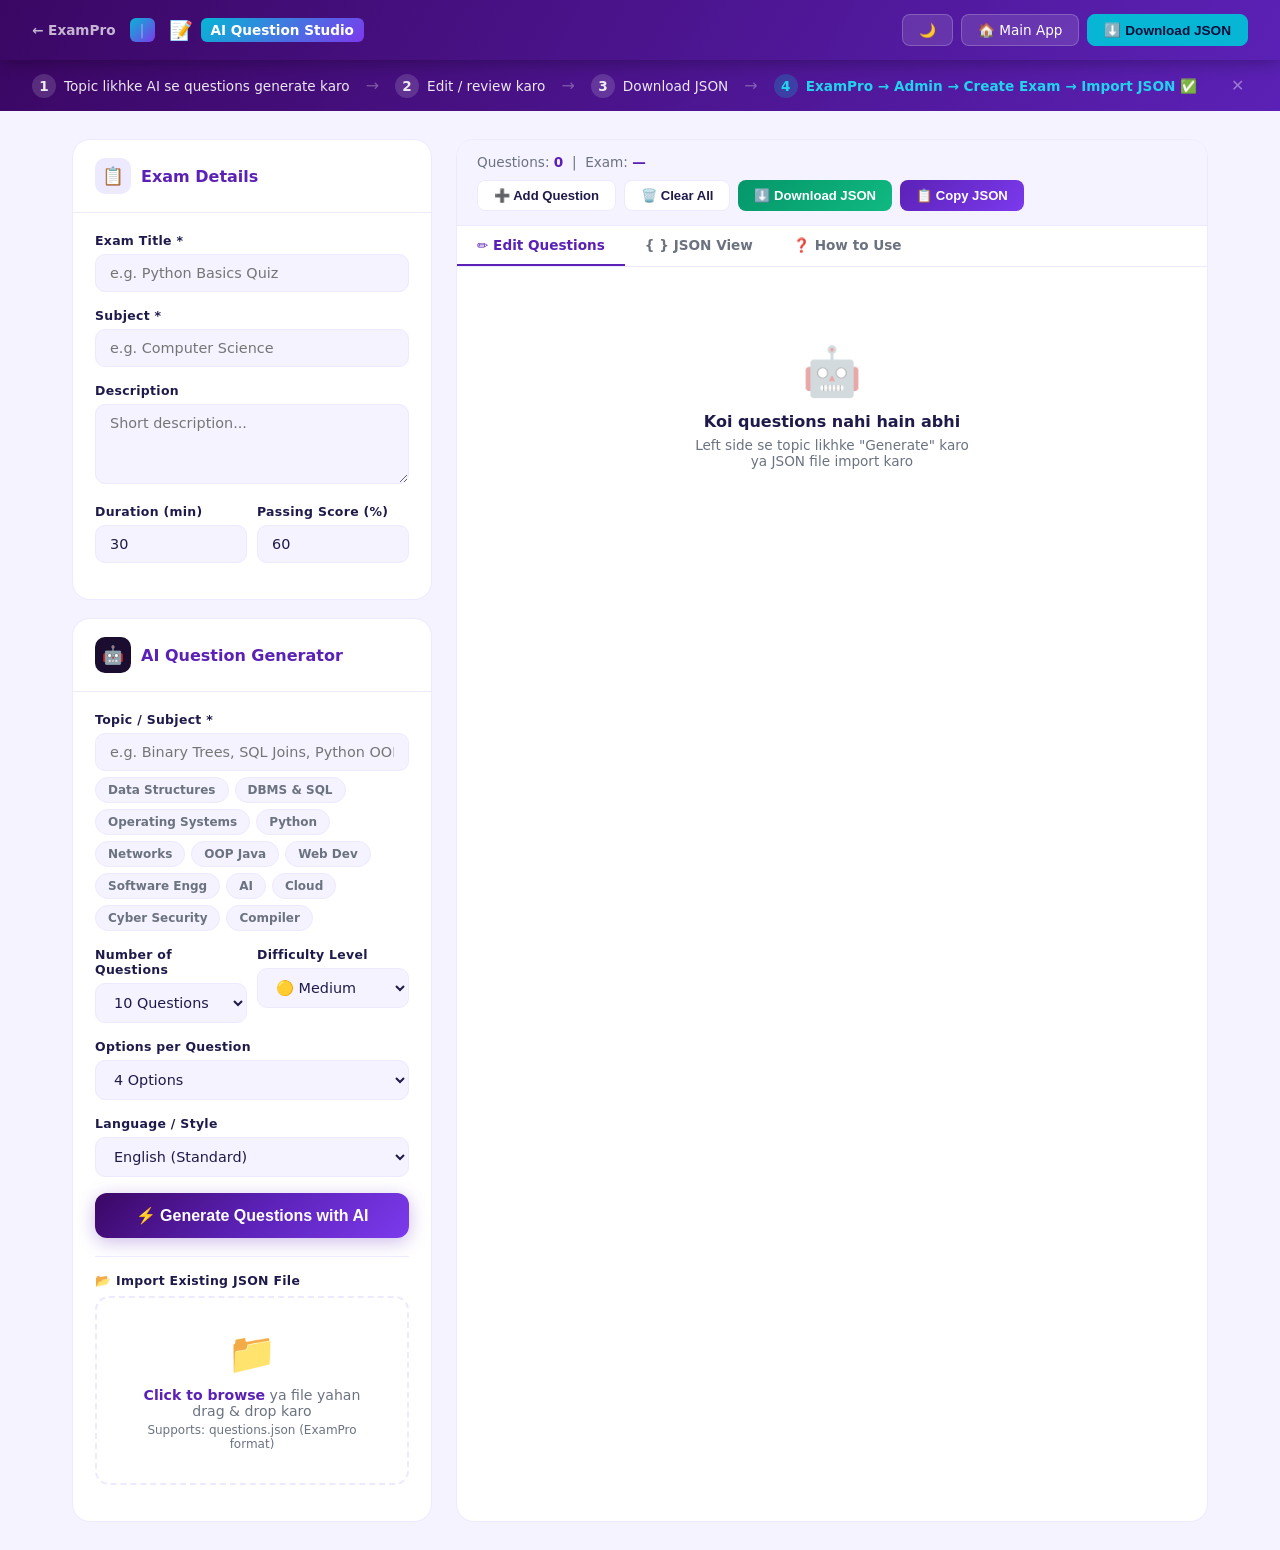
<file: generate_questions.html>
<!DOCTYPE html>
<html lang="en">
<head>
<meta charset="UTF-8">
<meta name="viewport" content="width=device-width, initial-scale=1.0">
<title>ExamPro — AI Question Generator</title>
<style>
  :root {
    --primary: #5b21b6; --primary-light: #7c3aed; --primary-dark: #3b0764;
    --accent: #06b6d4; --success: #059669; --danger: #dc2626; --warning: #d97706;
    --bg: #f5f3ff; --card: #fff; --text: #1e1b4b; --muted: #6b7280;
    --border: #ede9fe;
  }
  body.dark { --bg:#100820; --card:#1a0d30; --text:#e8eaf6; --muted:#9fa8da; --border:#2d1b4e; }
  * { margin:0; padding:0; box-sizing:border-box; }
  body { font-family:'Segoe UI',system-ui,sans-serif; background:var(--bg); color:var(--text); min-height:100vh; }

  /* ── Navbar ── */
  .nav {
    background:linear-gradient(120deg,#3b0764,#5b21b6);
    padding:0 2rem; height:60px; display:flex; align-items:center;
    justify-content:space-between; box-shadow:0 2px 16px rgba(0,0,0,0.3);
    position:sticky; top:0; z-index:100;
  }
  .nav-brand { font-size:1.2rem; font-weight:800; color:white; display:flex; align-items:center; gap:8px; }
  .nav-brand span { background:linear-gradient(135deg,#06b6d4,#7c3aed); padding:4px 10px; border-radius:6px; font-size:0.85rem; }
  .nav-right { display:flex; gap:8px; }
  .nav-btn { background:rgba(255,255,255,0.12); border:1px solid rgba(255,255,255,0.2); color:white; padding:7px 16px; border-radius:8px; cursor:pointer; font-size:0.85rem; transition:all 0.2s; }
  .nav-btn:hover { background:rgba(255,255,255,0.22); }
  .nav-btn.accent { background:var(--accent); border-color:var(--accent); color:#060e3a; font-weight:700; }

  /* ── Layout ── */
  .layout { max-width:1200px; margin:0 auto; padding:28px 2rem; display:grid; grid-template-columns:360px 1fr; gap:24px; }
  @media(max-width:900px){ .layout{ grid-template-columns:1fr; } }

  /* ── Panel shared ── */
  .panel { background:var(--card); border:1.5px solid var(--border); border-radius:18px; overflow:hidden; }
  .panel-head { padding:18px 22px; border-bottom:1px solid var(--border); display:flex; align-items:center; gap:10px; }
  .panel-head h2 { font-size:1rem; font-weight:800; color:var(--primary); }
  .panel-head .ph-icon { width:36px; height:36px; border-radius:10px; display:flex; align-items:center; justify-content:center; font-size:1.1rem; flex-shrink:0; }
  .panel-body { padding:20px 22px; }

  /* ── AI Form ── */
  .field { margin-bottom:16px; }
  .label { font-size:0.78rem; font-weight:700; color:var(--text); display:block; margin-bottom:6px; letter-spacing:0.3px; }
  .input, .select, .textarea {
    width:100%; padding:10px 14px; border:1.5px solid var(--border);
    border-radius:10px; font-size:0.9rem; background:var(--bg); color:var(--text);
    outline:none; transition:all 0.2s; font-family:inherit;
  }
  .input:focus,.select:focus,.textarea:focus { border-color:var(--primary-light); background:var(--card); box-shadow:0 0 0 3px rgba(91,33,182,0.1); }
  .textarea { resize:vertical; min-height:80px; }
  .row2 { display:grid; grid-template-columns:1fr 1fr; gap:10px; }

  .chip-group { display:flex; flex-wrap:wrap; gap:6px; margin-top:6px; }
  .chip {
    padding:5px 12px; background:var(--bg); border:1.5px solid var(--border);
    border-radius:20px; font-size:0.75rem; font-weight:600; color:var(--muted);
    cursor:pointer; transition:all 0.2s;
  }
  .chip:hover { border-color:var(--primary-light); color:var(--primary); }
  .chip.active { background:var(--primary); color:white; border-color:var(--primary); }

  /* Generate button */
  .gen-btn {
    width:100%; padding:13px; border-radius:12px; border:none; cursor:pointer;
    font-size:1rem; font-weight:800; color:white;
    background:linear-gradient(135deg,#3b0764,#5b21b6,#7c3aed);
    box-shadow:0 4px 18px rgba(91,33,182,0.3); transition:all 0.2s;
    display:flex; align-items:center; justify-content:center; gap:8px;
  }
  .gen-btn:hover { transform:translateY(-1px); box-shadow:0 8px 24px rgba(91,33,182,0.4); }
  .gen-btn:disabled { opacity:0.5; cursor:not-allowed; transform:none; }
  .spinner { width:18px; height:18px; border:2.5px solid rgba(255,255,255,0.3); border-top-color:white; border-radius:50%; animation:spin 0.7s linear infinite; }
  @keyframes spin { to{ transform:rotate(360deg); } }

  /* Status */
  .status-box { padding:12px 16px; border-radius:10px; font-size:0.85rem; line-height:1.6; margin-top:14px; }
  .status-box.info    { background:#ede9fe; color:#5b21b6; border:1px solid #c4b5fd; }
  .status-box.success { background:#d1fae5; color:#065f46; border:1px solid #6ee7b7; }
  .status-box.error   { background:#fee2e2; color:#991b1b; border:1px solid #fca5a5; }

  /* ── Preview / Output panel ── */
  .output-toolbar {
    padding:14px 20px; background:var(--bg); border-bottom:1px solid var(--border);
    display:flex; align-items:center; justify-content:space-between; flex-wrap:wrap; gap:10px;
  }
  .output-info { font-size:0.85rem; color:var(--muted); }
  .output-info strong { color:var(--primary); }
  .toolbar-btns { display:flex; gap:8px; flex-wrap:wrap; }
  .tbtn {
    padding:7px 16px; border-radius:8px; font-size:0.82rem; font-weight:700;
    cursor:pointer; border:none; transition:all 0.2s; display:flex; align-items:center; gap:6px;
  }
  .tbtn-primary { background:linear-gradient(135deg,#5b21b6,#7c3aed); color:white; }
  .tbtn-primary:hover { box-shadow:0 4px 14px rgba(91,33,182,0.35); transform:translateY(-1px); }
  .tbtn-outline { background:var(--card); border:1.5px solid var(--border); color:var(--text); }
  .tbtn-outline:hover { border-color:var(--primary); color:var(--primary); }
  .tbtn-success { background:linear-gradient(135deg,#059669,#10b981); color:white; }
  .tbtn-success:hover { box-shadow:0 4px 14px rgba(5,150,105,0.35); }
  .tbtn-danger  { background:linear-gradient(135deg,#dc2626,#ef4444); color:white; }
  .tbtn-danger:hover  { box-shadow:0 4px 14px rgba(220,38,38,0.35); }

  /* Tabs */
  .tabs { display:flex; border-bottom:1px solid var(--border); }
  .tab { padding:11px 20px; font-size:0.85rem; font-weight:700; color:var(--muted); cursor:pointer; border-bottom:2.5px solid transparent; transition:all 0.2s; }
  .tab.active { color:var(--primary); border-bottom-color:var(--primary); }

  .tab-content { display:none; }
  .tab-content.active { display:block; }

  /* Question list */
  .q-list { padding:16px 20px; max-height:520px; overflow-y:auto; }
  .q-list::-webkit-scrollbar { width:4px; }
  .q-list::-webkit-scrollbar-thumb { background:var(--primary); border-radius:2px; }

  .q-item {
    background:var(--bg); border:1.5px solid var(--border); border-radius:12px;
    padding:16px 18px; margin-bottom:12px; position:relative; transition:all 0.2s;
  }
  .q-item:hover { border-color:#c4b5fd; box-shadow:0 4px 14px rgba(91,33,182,0.08); }
  .q-num { font-size:0.7rem; font-weight:800; color:var(--muted); text-transform:uppercase; letter-spacing:1px; margin-bottom:8px; display:flex; align-items:center; justify-content:space-between; }
  .q-text-inp { width:100%; padding:8px 12px; border:1.5px solid var(--border); border-radius:8px; font-size:0.88rem; background:var(--card); color:var(--text); margin-bottom:10px; outline:none; }
  .q-text-inp:focus { border-color:var(--primary-light); }
  .q-opts { display:flex; flex-direction:column; gap:6px; }
  .q-opt-row { display:flex; align-items:center; gap:8px; }
  .q-opt-radio { cursor:pointer; width:15px; height:15px; accent-color:var(--success); }
  .q-opt-inp { flex:1; padding:7px 11px; border:1.5px solid var(--border); border-radius:7px; font-size:0.82rem; background:var(--card); color:var(--text); outline:none; }
  .q-opt-inp:focus { border-color:var(--primary-light); }
  .q-opt-row.correct .q-opt-inp { border-color:var(--success); background:#d1fae5; }
  .q-del-btn { position:absolute; top:12px; right:12px; background:var(--danger); border:none; color:white; width:26px; height:26px; border-radius:6px; cursor:pointer; font-size:0.8rem; display:flex; align-items:center; justify-content:center; }

  /* JSON view */
  .json-view {
    padding:16px 20px; max-height:520px; overflow:auto;
    font-family:'Consolas','Courier New',monospace; font-size:0.8rem; line-height:1.6;
  }
  .json-view::-webkit-scrollbar { width:4px; }
  .json-view::-webkit-scrollbar-thumb { background:var(--primary); border-radius:2px; }
  pre { white-space:pre-wrap; color:var(--text); }
  .jk { color:#7c3aed; } .js { color:#059669; } .jn { color:#d97706; } .jb { color:#06b6d4; }

  /* Empty state */
  .empty { padding:60px 20px; text-align:center; color:var(--muted); }
  .empty-icon { font-size:3rem; margin-bottom:12px; opacity:0.4; }
  .empty h3 { font-size:1rem; font-weight:700; color:var(--text); margin-bottom:6px; }
  .empty p { font-size:0.85rem; }

  /* Import section */
  .import-zone {
    border:2.5px dashed var(--border); border-radius:14px; padding:32px;
    text-align:center; cursor:pointer; transition:all 0.2s; margin-bottom:16px;
  }
  .import-zone:hover,.import-zone.dragover { border-color:var(--primary); background:#ede9fe; }
  .import-zone .iz-icon { font-size:2.5rem; margin-bottom:10px; }
  .import-zone p { font-size:0.88rem; color:var(--muted); }
  .import-zone strong { color:var(--primary); }

  /* Exam meta form */
  .meta-form { display:grid; grid-template-columns:1fr 1fr; gap:10px; margin-bottom:16px; }
  @media(max-width:600px){ .meta-form{ grid-template-columns:1fr; } }

  /* Toast */
  #toast { position:fixed; bottom:20px; right:20px; z-index:999; display:flex; flex-direction:column; gap:6px; }
  .t-item { background:#1a0d30; color:white; padding:11px 16px; border-radius:10px; font-size:0.85rem; box-shadow:0 4px 18px rgba(0,0,0,0.3); animation:tIn 0.3s ease; max-width:300px; display:flex; align-items:center; gap:8px; }
  .t-item.s { border-left:4px solid #059669; }
  .t-item.e { border-left:4px solid #dc2626; }
  .t-item.i { border-left:4px solid #06b6d4; }
  @keyframes tIn { from{transform:translateX(80px);opacity:0;} to{transform:none;opacity:1;} }

  /* Dark mode */
  body.dark .input, body.dark .select, body.dark .textarea,
  body.dark .q-text-inp, body.dark .q-opt-inp { background:var(--bg); border-color:var(--border); color:var(--text); }
  body.dark .q-item { background:#200545; }
  body.dark .chip { background:#200545; border-color:var(--border); }
  body.dark .import-zone:hover { background:#200545; }
</style>
</head>
<body>

<nav class="nav">
  <div class="nav-brand">
    <a href="index.html" style="color:white;text-decoration:none;display:flex;align-items:center;gap:6px;opacity:0.7;font-size:0.85rem;font-weight:600;">← ExamPro</a>
    <span style="color:rgba(255,255,255,0.3);margin:0 6px;">|</span>
    📝 <span>AI Question Studio</span>
  </div>
  <div class="nav-right">
    <button class="nav-btn" onclick="toggleDark()" id="dmBtn">🌙</button>
    <a class="nav-btn" href="index.html" style="text-decoration:none;">🏠 Main App</a>
    <button class="nav-btn accent" onclick="downloadJSON()" id="dlBtn" disabled>⬇️ Download JSON</button>
  </div>
</nav>

<!-- HOW TO USE BANNER -->
<div id="howBanner" style="background:linear-gradient(135deg,#3b0764,#5b21b6);padding:12px 2rem;display:flex;align-items:center;justify-content:space-between;flex-wrap:wrap;gap:10px;">
  <div style="display:flex;align-items:center;gap:16px;flex-wrap:wrap;">
    <div style="display:flex;align-items:center;gap:8px;color:rgba(255,255,255,0.9);font-size:0.85rem;">
      <span style="background:rgba(255,255,255,0.15);border-radius:50%;width:24px;height:24px;display:flex;align-items:center;justify-content:center;font-weight:800;flex-shrink:0;">1</span>
      Topic likhke AI se questions generate karo
    </div>
    <span style="color:rgba(255,255,255,0.3);">→</span>
    <div style="display:flex;align-items:center;gap:8px;color:rgba(255,255,255,0.9);font-size:0.85rem;">
      <span style="background:rgba(255,255,255,0.15);border-radius:50%;width:24px;height:24px;display:flex;align-items:center;justify-content:center;font-weight:800;flex-shrink:0;">2</span>
      Edit / review karo
    </div>
    <span style="color:rgba(255,255,255,0.3);">→</span>
    <div style="display:flex;align-items:center;gap:8px;color:rgba(255,255,255,0.9);font-size:0.85rem;">
      <span style="background:rgba(255,255,255,0.15);border-radius:50%;width:24px;height:24px;display:flex;align-items:center;justify-content:center;font-weight:800;flex-shrink:0;">3</span>
      Download JSON
    </div>
    <span style="color:rgba(255,255,255,0.3);">→</span>
    <div style="display:flex;align-items:center;gap:8px;color:#22d3ee;font-size:0.85rem;font-weight:700;">
      <span style="background:rgba(6,182,212,0.25);border-radius:50%;width:24px;height:24px;display:flex;align-items:center;justify-content:center;font-weight:800;flex-shrink:0;">4</span>
      ExamPro → Admin → Create Exam → Import JSON ✅
    </div>
  </div>
  <button onclick="document.getElementById('howBanner').style.display='none'" style="background:transparent;border:none;color:rgba(255,255,255,0.4);cursor:pointer;font-size:1rem;padding:4px;">✕</button>
</div>

<div id="toast"></div>

<div class="layout">

  <!-- ── LEFT: Generator Panel ── -->
  <div>

    <!-- Exam Meta -->
    <div class="panel" style="margin-bottom:18px;">
      <div class="panel-head">
        <div class="ph-icon" style="background:#ede9fe;">📋</div>
        <h2>Exam Details</h2>
      </div>
      <div class="panel-body">
        <div class="field"><label class="label">Exam Title *</label><input class="input" id="metaTitle" placeholder="e.g. Python Basics Quiz"></div>
        <div class="field"><label class="label">Subject *</label><input class="input" id="metaSubject" placeholder="e.g. Computer Science"></div>
        <div class="field"><label class="label">Description</label><textarea class="textarea" id="metaDesc" rows="2" placeholder="Short description..."></textarea></div>
        <div class="row2">
          <div class="field"><label class="label">Duration (min)</label><input class="input" id="metaDuration" type="number" value="30" min="5"></div>
          <div class="field"><label class="label">Passing Score (%)</label><input class="input" id="metaPassing" type="number" value="60" min="1" max="100"></div>
        </div>
      </div>
    </div>

    <!-- AI Generator -->
    <div class="panel">
      <div class="panel-head">
        <div class="ph-icon" style="background:#1a0d30;">🤖</div>
        <h2>AI Question Generator</h2>
      </div>
      <div class="panel-body">
        <div class="field">
          <label class="label">Topic / Subject *</label>
          <input class="input" id="aiTopic" placeholder="e.g. Binary Trees, SQL Joins, Python OOP..." onkeydown="if(event.key==='Enter')generate()">
          <div class="chip-group" id="topicChips">
            <span class="chip" onclick="setTopic(this,'Data Structures')">Data Structures</span>
            <span class="chip" onclick="setTopic(this,'DBMS & SQL')">DBMS & SQL</span>
            <span class="chip" onclick="setTopic(this,'Operating Systems')">Operating Systems</span>
            <span class="chip" onclick="setTopic(this,'Python Programming')">Python</span>
            <span class="chip" onclick="setTopic(this,'Computer Networks')">Networks</span>
            <span class="chip" onclick="setTopic(this,'OOP Java')">OOP Java</span>
            <span class="chip" onclick="setTopic(this,'Web Development HTML CSS JS')">Web Dev</span>
            <span class="chip" onclick="setTopic(this,'Software Engineering SDLC')">Software Engg</span>
            <span class="chip" onclick="setTopic(this,'Artificial Intelligence')">AI</span>
            <span class="chip" onclick="setTopic(this,'Cloud Computing AWS')">Cloud</span>
            <span class="chip" onclick="setTopic(this,'Cyber Security Cryptography')">Cyber Security</span>
            <span class="chip" onclick="setTopic(this,'Compiler Design')">Compiler</span>
          </div>
        </div>
        <div class="row2">
          <div class="field">
            <label class="label">Number of Questions</label>
            <select class="select" id="aiCount">
              <option value="5">5 Questions</option>
              <option value="10" selected>10 Questions</option>
              <option value="15">15 Questions</option>
              <option value="20">20 Questions</option>
              <option value="25">25 Questions</option>
            </select>
          </div>
          <div class="field">
            <label class="label">Difficulty Level</label>
            <select class="select" id="aiDiff">
              <option value="easy">🟢 Easy</option>
              <option value="medium" selected>🟡 Medium</option>
              <option value="hard">🔴 Hard</option>
              <option value="mixed">🌈 Mixed</option>
            </select>
          </div>
        </div>
        <div class="field">
          <label class="label">Options per Question</label>
          <select class="select" id="aiOpts">
            <option value="3">3 Options</option>
            <option value="4" selected>4 Options</option>
            <option value="5">5 Options</option>
          </select>
        </div>
        <div class="field">
          <label class="label">Language / Style</label>
          <select class="select" id="aiLang">
            <option value="english">English (Standard)</option>
            <option value="simple">Simple English (Easy to understand)</option>
            <option value="technical">Technical (Advanced vocabulary)</option>
          </select>
        </div>

        <button class="gen-btn" id="genBtn" onclick="generate()">
          <span id="genBtnInner">⚡ Generate Questions with AI</span>
        </button>
        <div id="aiStatus" class="hidden"></div>

        <!-- Import JSON -->
        <div style="margin-top:18px;padding-top:16px;border-top:1px solid var(--border);">
          <label class="label" style="margin-bottom:8px;">📂 Import Existing JSON File</label>
          <div class="import-zone" id="importZone" onclick="document.getElementById('jsonFile').click()" ondragover="dragOver(event)" ondrop="dropFile(event)" ondragleave="dragLeave(event)">
            <div class="iz-icon">📁</div>
            <p><strong>Click to browse</strong> ya file yahan drag & drop karo</p>
            <p style="font-size:0.75rem;margin-top:4px;">Supports: questions.json (ExamPro format)</p>
          </div>
          <input type="file" id="jsonFile" accept=".json" style="display:none" onchange="importJSON(event)">
        </div>
      </div>
    </div>

  </div>

  <!-- ── RIGHT: Preview / Output ── -->
  <div class="panel">
    <div class="output-toolbar">
      <div class="output-info">
        Questions: <strong id="qCount">0</strong> &nbsp;|&nbsp;
        Exam: <strong id="qExam">—</strong>
      </div>
      <div class="toolbar-btns">
        <button class="tbtn tbtn-outline" onclick="addBlankQ()">➕ Add Question</button>
        <button class="tbtn tbtn-outline" onclick="clearAll()">🗑️ Clear All</button>
        <button class="tbtn tbtn-success" onclick="downloadJSON()" id="dlBtn2">⬇️ Download JSON</button>
        <button class="tbtn tbtn-primary" onclick="copyToClipboard()">📋 Copy JSON</button>
      </div>
    </div>

    <div class="tabs">
      <div class="tab active" onclick="switchTab('preview',this)">✏️ Edit Questions</div>
      <div class="tab" onclick="switchTab('json',this)">{ } JSON View</div>
      <div class="tab" onclick="switchTab('howto',this)">❓ How to Use</div>
    </div>

    <!-- Edit Questions Tab -->
    <div class="tab-content active" id="tab-preview">
      <div class="q-list" id="qList">
        <div class="empty">
          <div class="empty-icon">🤖</div>
          <h3>Koi questions nahi hain abhi</h3>
          <p>Left side se topic likhke "Generate" karo<br>ya JSON file import karo</p>
        </div>
      </div>
    </div>

    <!-- JSON View Tab -->
    <div class="tab-content" id="tab-json">
      <div class="json-view">
        <pre id="jsonPre"><span style="color:var(--muted);">// Pehle questions generate karo...</span></pre>
      </div>
    </div>

    <!-- How to Use Tab -->
    <div class="tab-content" id="tab-howto">
      <div style="padding:24px 28px;max-height:520px;overflow-y:auto;font-size:0.88rem;line-height:1.8;color:var(--text);">
        <h3 style="color:var(--primary);font-size:1.1rem;margin-bottom:16px;">📖 JSON File kaise use karein?</h3>

        <div style="background:#ede9fe;border-radius:10px;padding:16px 18px;margin-bottom:18px;">
          <strong style="color:#5b21b6;">Step 1 — Questions Generate karo</strong><br>
          Left side pe topic likhke AI se generate karo, ya manually add karo.
        </div>
        <div style="background:#d1fae5;border-radius:10px;padding:16px 18px;margin-bottom:18px;">
          <strong style="color:#065f46;">Step 2 — JSON Download karo</strong><br>
          "Download JSON" button click karo — <code>questions.json</code> file save hogi.
        </div>
        <div style="background:#ecfeff;border-radius:10px;padding:16px 18px;margin-bottom:18px;">
          <strong style="color:#0e7490;">Step 3 — Main App mein Import karo</strong><br>
          ExamPro → Admin Panel → Create Exam → "Import from JSON" button click karo → downloaded file select karo → questions auto-load ho jayenge!
        </div>
        <div style="background:#fef3c7;border-radius:10px;padding:16px 18px;margin-bottom:18px;">
          <strong style="color:#92400e;">📋 JSON File Format</strong><br>
          Yeh file ExamPro ka standard format follow karti hai:
          <ul style="margin-top:8px;padding-left:18px;color:var(--muted);">
            <li><code>title</code> — Exam ka naam</li>
            <li><code>subject</code> — Subject</li>
            <li><code>duration</code> — Minutes mein</li>
            <li><code>passingScore</code> — Pass percentage</li>
            <li><code>questions[]</code> — Question array</li>
            <li><code>questions[].text</code> — Question text</li>
            <li><code>questions[].options[]</code> — 3-5 options</li>
            <li><code>questions[].correct</code> — 0-based correct index</li>
          </ul>
        </div>
        <div style="background:#fee2e2;border-radius:10px;padding:16px 18px;">
          <strong style="color:#991b1b;">⚠️ Important Notes</strong><br>
          <ul style="margin-top:6px;padding-left:18px;color:var(--muted);">
            <li>Correct answer index 0 se start hota hai (pehla option = 0)</li>
            <li>Minimum 2 options, maximum 6 options per question</li>
            <li>JSON file edit karke manually bhi questions likh sakte ho</li>
            <li>Ek JSON file mein multiple exams rakh sakte ho</li>
          </ul>
        </div>
      </div>
    </div>

  </div>
</div>

<script>
// ── State ──────────────────────────────────────────────────────
let questions = [];
let examMeta  = { title:'', subject:'', description:'', duration:30, passingScore:60 };

// ── Dark Mode ─────────────────────────────────────────────────
let dark = localStorage.getItem('ep_darkmode') === 'true';
if (dark) { document.body.classList.add('dark'); }
function toggleDark() {
  dark = !dark;
  document.body.classList.toggle('dark', dark);
  localStorage.setItem('ep_darkmode', dark);
  const btn = document.getElementById('dmBtn');
  if (btn) btn.textContent = dark ? '☀️' : '🌙';
}
// Apply icon on load
window.addEventListener('DOMContentLoaded', () => {
  const btn = document.getElementById('dmBtn');
  if (btn) btn.textContent = dark ? '☀️' : '🌙';
});

// ── Toast ─────────────────────────────────────────────────────
function toast(msg, type='i') {
  const t = document.getElementById('toast');
  const d = document.createElement('div');
  d.className = 't-item ' + type;
  d.textContent = msg;
  t.appendChild(d);
  setTimeout(() => d.remove(), 3500);
}

// ── Topic chips ───────────────────────────────────────────────
function setTopic(el, topic) {
  document.getElementById('aiTopic').value = topic;
  document.querySelectorAll('.chip').forEach(c => c.classList.remove('active'));
  el.classList.add('active');
}

// ── Tab switch ────────────────────────────────────────────────
function switchTab(id, btn) {
  document.querySelectorAll('.tab-content').forEach(t => t.classList.remove('active'));
  document.querySelectorAll('.tab').forEach(t => t.classList.remove('active'));
  document.getElementById('tab-' + id).classList.add('active');
  btn.classList.add('active');
  if (id === 'json') refreshJSON();
}

// ── AI Generate ───────────────────────────────────────────────
async function generate() {
  const topic = document.getElementById('aiTopic').value.trim();
  const count = document.getElementById('aiCount').value;
  const diff  = document.getElementById('aiDiff').value;
  const opts  = document.getElementById('aiOpts').value;
  const lang  = document.getElementById('aiLang').value;
  if (!topic) { toast('Topic likhna zaruri hai!', 'e'); document.getElementById('aiTopic').focus(); return; }

  const btn = document.getElementById('genBtn');
  const inner = document.getElementById('genBtnInner');
  const statusEl = document.getElementById('aiStatus');
  btn.disabled = true;
  inner.innerHTML = '<div class="spinner"></div> AI generate kar raha hai...';
  statusEl.className = 'status-box info';
  statusEl.textContent = `🤖 "${topic}" ke liye ${count} ${diff} questions generate ho rahe hain...`;

  const diffMap = {
    easy:    'easy and beginner-friendly',
    medium:  'moderate difficulty with conceptual depth',
    hard:    'challenging, requiring deep understanding',
    mixed:   'a mix of easy, medium and hard'
  };
  const langMap = {
    english:   'standard academic English',
    simple:    'very simple, clear English suitable for beginners',
    technical: 'technical vocabulary appropriate for advanced students'
  };

  const prompt = `You are an expert BCA/computer science exam question creator.

Generate exactly ${count} multiple choice questions about "${topic}".
Difficulty: ${diffMap[diff]}.
Language style: ${langMap[lang]}.
Each question must have exactly ${opts} options.

Return ONLY a valid JSON array. No markdown, no explanation, no extra text. Just raw JSON array:
[
  {
    "text": "Clear question text ending with ?",
    "options": ["Option A", "Option B", "Option C"${opts >= 4 ? ', "Option D"' : ''}${opts >= 5 ? ', "Option E"' : ''}],
    "correct": 0
  }
]

Rules:
- "correct" is the 0-based index of the correct answer
- All options must be non-empty and distinct
- Questions must be unique, clear, and educational
- No trick questions — each must have a definitively correct answer
- Cover different aspects of the topic
- correct index must actually point to the right answer`;

  try {
    const res = await fetch('https://api.anthropic.com/v1/messages', {
      method: 'POST',
      headers: { 'Content-Type': 'application/json' },
      body: JSON.stringify({
        model: 'claude-sonnet-4-6',
        max_tokens: 4096,
        messages: [{ role: 'user', content: prompt }]
      })
    });
    const data = await res.json();
    if (data.error) throw new Error(data.error.message);
    const raw   = data.content[0].text.trim();
    const clean = raw.replace(/```json|```/gi, '').trim();
    const arr   = JSON.parse(clean);
    if (!Array.isArray(arr) || !arr.length) throw new Error('Invalid response');

    // Validate each question
    const valid = arr.filter(q =>
      q.text && Array.isArray(q.options) && q.options.length >= 2 &&
      typeof q.correct === 'number' && q.correct < q.options.length
    );
    if (!valid.length) throw new Error('No valid questions in response');

    // Append or replace
    questions = [...questions, ...valid];

    // Auto-fill meta if empty
    if (!document.getElementById('metaTitle').value)   document.getElementById('metaTitle').value   = topic + ' — ' + diff.charAt(0).toUpperCase()+diff.slice(1) + ' Exam';
    if (!document.getElementById('metaSubject').value) document.getElementById('metaSubject').value = topic.split(' ')[0];

    renderQList();
    refreshJSON();
    updateHeader();
    enableDownload();

    statusEl.className = 'status-box success';
    statusEl.textContent = `✅ ${valid.length} questions successfully generated aur add ho gaye! Total: ${questions.length}`;
    toast(`🎉 ${valid.length} questions add ho gaye!`, 's');
  } catch(e) {
    console.error(e);
    statusEl.className = 'status-box error';
    statusEl.textContent = '❌ Generation fail: ' + (e.message || 'Network error');
    toast('AI generation fail hua', 'e');
  } finally {
    btn.disabled = false;
    inner.innerHTML = '⚡ Generate Questions with AI';
  }
}

// ── Render question list ──────────────────────────────────────
function renderQList() {
  const list = document.getElementById('qList');
  if (!questions.length) {
    list.innerHTML = `<div class="empty"><div class="empty-icon">🤖</div><h3>Koi questions nahi hain abhi</h3><p>Left side se topic likhke "Generate" karo<br>ya JSON file import karo</p></div>`;
    return;
  }
  const labels = ['A','B','C','D','E','F'];
  list.innerHTML = questions.map((q, qi) => `
    <div class="q-item" id="qi${qi}">
      <button class="q-del-btn" onclick="deleteQ(${qi})" title="Delete">✕</button>
      <div class="q-num">
        <span>Question ${qi+1}</span>
        <span style="color:var(--success);font-size:0.72rem;">✓ Correct: Option ${labels[q.correct] || '?'}</span>
      </div>
      <input class="q-text-inp" value="${escHtml(q.text)}" placeholder="Question text..." oninput="questions[${qi}].text=this.value;refreshJSON()">
      <div class="q-opts">
        ${q.options.map((opt,oi) => `
          <div class="q-opt-row ${oi === q.correct ? 'correct' : ''}">
            <input type="radio" class="q-opt-radio" name="correct${qi}" ${oi===q.correct?'checked':''} onchange="setCorrect(${qi},${oi})">
            <span style="font-size:0.75rem;font-weight:700;color:var(--muted);min-width:18px;">${labels[oi]}</span>
            <input class="q-opt-inp" value="${escHtml(opt)}" placeholder="Option ${labels[oi]}..." oninput="questions[${qi}].options[${oi}]=this.value;refreshJSON()">
          </div>`).join('')}
      </div>
      <div style="margin-top:8px;display:flex;gap:6px;">
        <button onclick="addOption(${qi})" style="font-size:0.72rem;padding:3px 10px;background:transparent;border:1px dashed var(--border);border-radius:6px;cursor:pointer;color:var(--muted);">+ Option</button>
        <button onclick="moveQ(${qi},-1)" style="font-size:0.72rem;padding:3px 10px;background:transparent;border:1px solid var(--border);border-radius:6px;cursor:pointer;color:var(--muted);" ${qi===0?'disabled':''}>↑</button>
        <button onclick="moveQ(${qi},1)" style="font-size:0.72rem;padding:3px 10px;background:transparent;border:1px solid var(--border);border-radius:6px;cursor:pointer;color:var(--muted);" ${qi===questions.length-1?'disabled':''}>↓</button>
      </div>
    </div>`).join('');
}

function escHtml(s) { return String(s||'').replace(/&/g,'&amp;').replace(/</g,'&lt;').replace(/>/g,'&gt;').replace(/"/g,'&quot;'); }

function setCorrect(qi, oi) {
  questions[qi].correct = oi;
  renderQList();
  refreshJSON();
}
function deleteQ(qi) { questions.splice(qi,1); renderQList(); refreshJSON(); updateHeader(); }
function addBlankQ() {
  questions.push({ text:'', options:['','','',''], correct:0 });
  renderQList(); refreshJSON(); updateHeader();
  setTimeout(()=>{ document.getElementById('qList').scrollTop=99999; },50);
}
function addOption(qi) {
  if (questions[qi].options.length >= 6) { toast('Max 6 options!','e'); return; }
  questions[qi].options.push('');
  renderQList(); refreshJSON();
}
function moveQ(qi, dir) {
  const to = qi + dir;
  if (to < 0 || to >= questions.length) return;
  [questions[qi], questions[to]] = [questions[to], questions[qi]];
  renderQList(); refreshJSON();
}
function clearAll() {
  if (questions.length && !confirm('Sare questions delete karein?')) return;
  questions = []; renderQList(); refreshJSON(); updateHeader();
  document.getElementById('dlBtn').disabled = true;
  document.getElementById('dlBtn2').style.opacity = '0.5';
}

// ── JSON refresh ──────────────────────────────────────────────
function getMetaFromForm() {
  return {
    title:        document.getElementById('metaTitle').value.trim()      || 'Untitled Exam',
    subject:      document.getElementById('metaSubject').value.trim()    || 'General',
    description:  document.getElementById('metaDesc').value.trim()       || '',
    duration:     parseInt(document.getElementById('metaDuration').value) || 30,
    passingScore: parseInt(document.getElementById('metaPassing').value)  || 60,
  };
}

function getJSONObj() {
  const meta = getMetaFromForm();
  return {
    version:      "1.0",
    generated_by: "ExamPro AI Question Generator",
    generated_at: new Date().toISOString(),
    exams: [{
      title:        meta.title,
      subject:      meta.subject,
      description:  meta.description,
      duration:     meta.duration,
      passingScore: meta.passingScore,
      totalMarks:   questions.length,
      questions:    questions.map(q => ({
        text:    q.text,
        options: q.options,
        correct: q.correct
      }))
    }]
  };
}

function refreshJSON() {
  const obj = getJSONObj();
  const raw  = JSON.stringify(obj, null, 2);
  // Syntax highlight
  const highlighted = raw
    .replace(/("(?:[^"\\]|\\.)*")(\s*:)/g, '<span class="jk">$1</span>$2')
    .replace(/:\s*("(?:[^"\\]|\\.)*")/g,   ': <span class="js">$1</span>')
    .replace(/:\s*(\d+\.?\d*)/g,            ': <span class="jn">$1</span>')
    .replace(/:\s*(true|false|null)/g,       ': <span class="jb">$1</span>');
  document.getElementById('jsonPre').innerHTML = highlighted;
}

function updateHeader() {
  document.getElementById('qCount').textContent = questions.length;
  document.getElementById('qExam').textContent  = document.getElementById('metaTitle').value || '—';
}
['metaTitle','metaSubject'].forEach(id => {
  document.getElementById(id).addEventListener('input', () => { updateHeader(); refreshJSON(); });
});

function enableDownload() {
  document.getElementById('dlBtn').disabled  = false;
  document.getElementById('dlBtn2').style.opacity = '1';
}

// ── Download ──────────────────────────────────────────────────
function downloadJSON() {
  if (!questions.length) { toast('Koi questions nahi hain abhi!','e'); return; }
  const obj  = getJSONObj();
  const blob = new Blob([JSON.stringify(obj, null, 2)], { type:'application/json' });
  const url  = URL.createObjectURL(blob);
  const a    = document.createElement('a');
  const name = (obj.exams[0].title || 'questions').replace(/[^a-z0-9]/gi,'_').toLowerCase();
  a.href     = url;
  a.download = name + '_questions.json';
  a.click();
  URL.revokeObjectURL(url);
  toast('✅ JSON download ho gayi!', 's');
}

// ── Copy JSON ─────────────────────────────────────────────────
function copyToClipboard() {
  if (!questions.length) { toast('Koi questions nahi hain!','e'); return; }
  navigator.clipboard.writeText(JSON.stringify(getJSONObj(), null, 2))
    .then(()=>toast('📋 JSON clipboard mein copy ho gayi!','s'))
    .catch(()=>toast('Copy fail hua','e'));
}

// ── Import JSON ───────────────────────────────────────────────
function importJSON(event) {
  const file = event.target.files[0];
  if (!file) return;
  const reader = new FileReader();
  reader.onload = (e) => {
    try {
      const obj = JSON.parse(e.target.result);
      // Support both flat array and ExamPro format
      let qs = [];
      if (Array.isArray(obj)) {
        qs = obj;
      } else if (obj.questions) {
        qs = obj.questions;
        if (obj.title)        document.getElementById('metaTitle').value   = obj.title;
        if (obj.subject)      document.getElementById('metaSubject').value = obj.subject;
        if (obj.description)  document.getElementById('metaDesc').value    = obj.description;
        if (obj.duration)     document.getElementById('metaDuration').value= obj.duration;
        if (obj.passingScore) document.getElementById('metaPassing').value = obj.passingScore;
      } else if (obj.exams && obj.exams[0]) {
        const ex = obj.exams[0];
        qs = ex.questions || [];
        if (ex.title)        document.getElementById('metaTitle').value   = ex.title;
        if (ex.subject)      document.getElementById('metaSubject').value = ex.subject;
        if (ex.description)  document.getElementById('metaDesc').value    = ex.description;
        if (ex.duration)     document.getElementById('metaDuration').value= ex.duration;
        if (ex.passingScore) document.getElementById('metaPassing').value = ex.passingScore;
      }
      if (!qs.length) throw new Error('No questions found');
      questions = [...questions, ...qs];
      renderQList(); refreshJSON(); updateHeader(); enableDownload();
      toast(`✅ ${qs.length} questions import ho gaye!`,'s');
    } catch(err) {
      toast('JSON parse error: ' + err.message, 'e');
    }
  };
  reader.readAsText(file);
  event.target.value = '';
}

// Drag & Drop
function dragOver(e)  { e.preventDefault(); document.getElementById('importZone').classList.add('dragover'); }
function dragLeave()  { document.getElementById('importZone').classList.remove('dragover'); }
function dropFile(e)  {
  e.preventDefault(); dragLeave();
  const file = e.dataTransfer.files[0];
  if (!file || !file.name.endsWith('.json')) { toast('Sirf .json file accept hogi','e'); return; }
  const fakeEvt = { target: { files:[file], value:'' } };
  importJSON(fakeEvt);
}

// Init
refreshJSON();
</script>
</body>
</html>
</file>
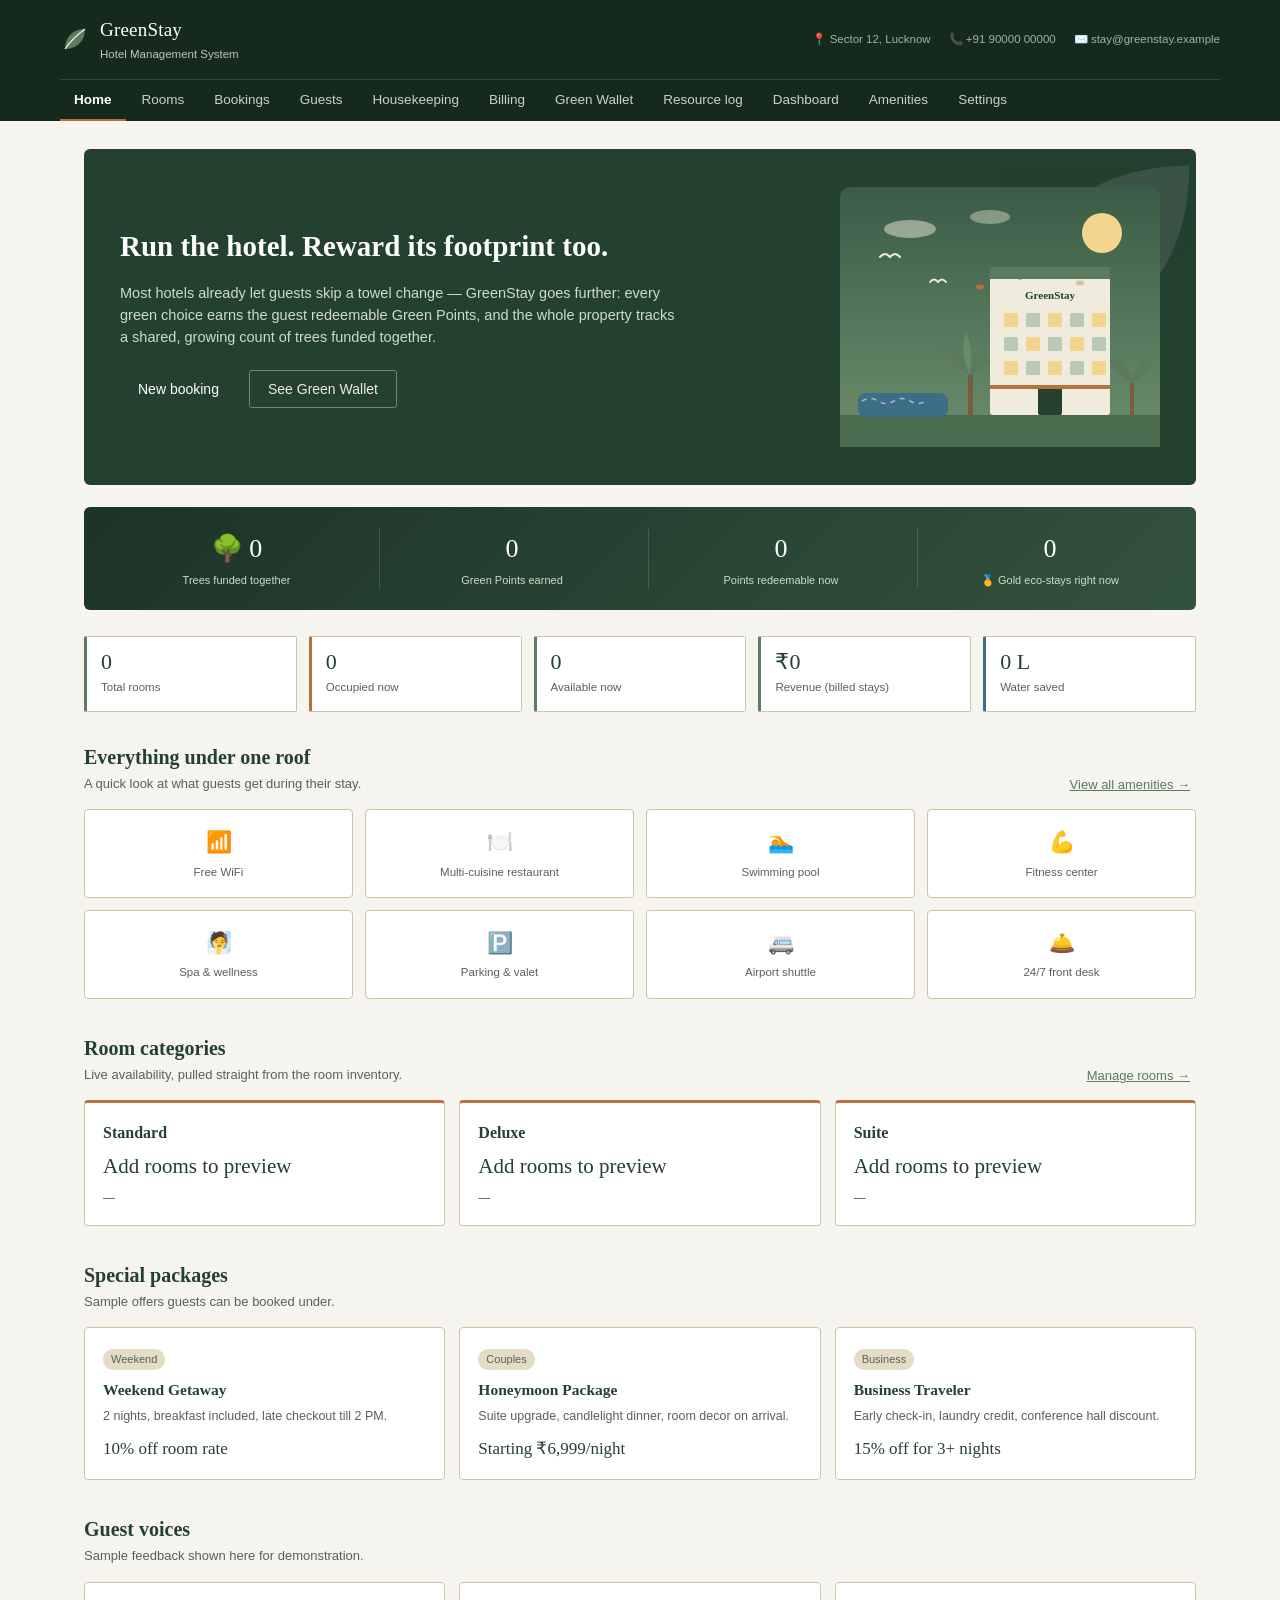
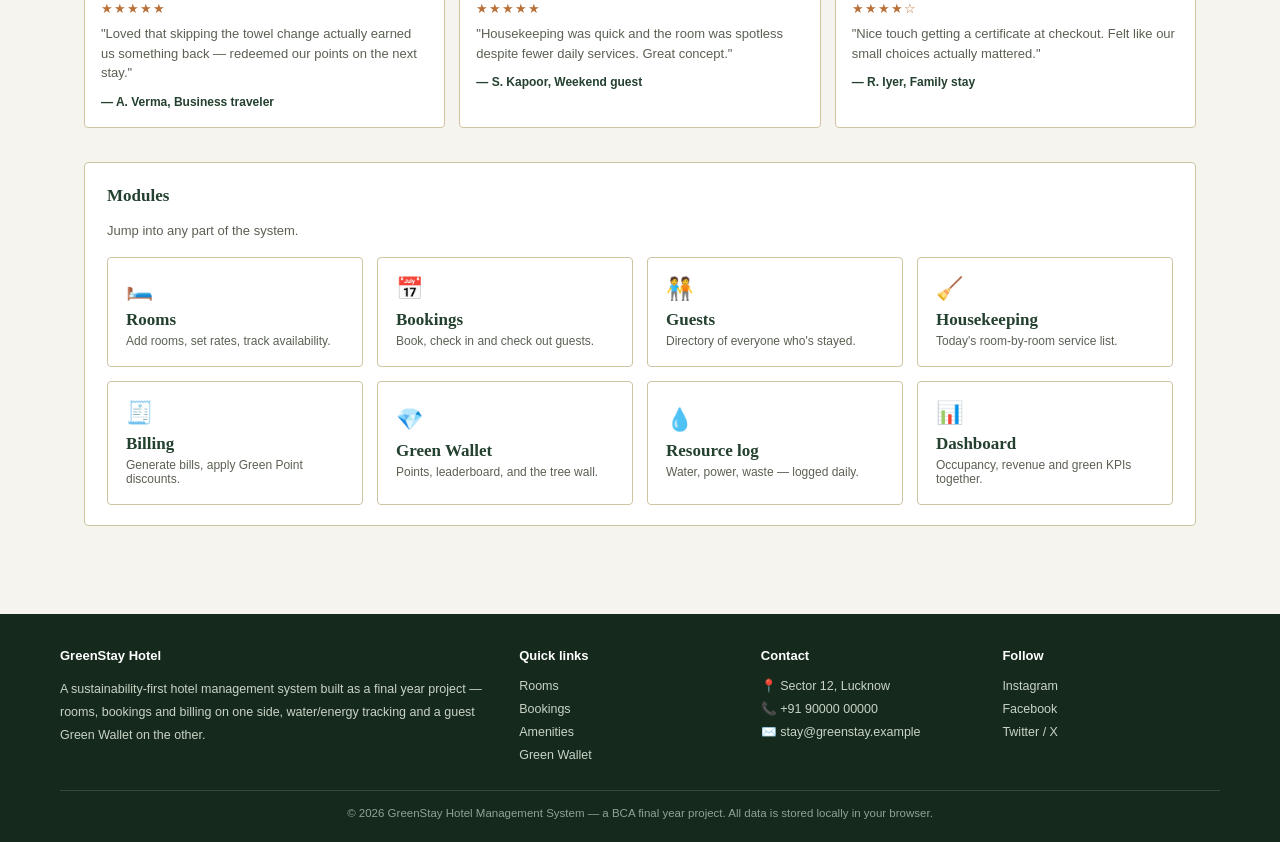
<file: grren.html>
<!DOCTYPE html>
<html lang="en">
<head>
<meta charset="UTF-8">
<meta name="viewport" content="width=device-width, initial-scale=1.0">
<title>GreenStay — Hotel Management System</title>
<style>
  :root{
    --bg:#F6F4EE;
    --surface:#FFFFFF;
    --ink:#22291F;
    --ink-soft:#5A6153;
    --pine:#24402F;
    --pine-dark:#152A1D;
    --moss:#5B7A5E;
    --clay:#B9713A;
    --water:#3D6E88;
    --sand:#E4DCC6;
    --sand-dark:#CFC4A0;
    --danger:#8C4A3B;
    --gold:#8A6D1D;
  }
  *{box-sizing:border-box;}
  body{
    margin:0;
    background:var(--bg);
    color:var(--ink);
    font-family:-apple-system,"Segoe UI",Roboto,sans-serif;
    line-height:1.5;
  }
  h1,h2,h3{
    font-family:Georgia,"Iowan Old Style","Palatino Linotype",serif;
    color:var(--pine);
    margin:0 0 6px 0;
    font-weight:600;
  }
  a{color:inherit;}

  /* ---------- Header / Nav ---------- */
  header.app{ background:var(--pine-dark); color:#EFEBDD; padding:0 24px; }
  .headbar{
    max-width:1160px; margin:0 auto; display:flex; align-items:center;
    justify-content:space-between; padding:16px 0; flex-wrap:wrap; gap:10px;
  }
  .brand{display:flex; align-items:center; gap:10px;}
  .brand .leaf{width:30px; height:30px; flex-shrink:0;}
  .brand .name{font-family:Georgia,serif; font-size:19px; color:#fff; letter-spacing:.2px;}
  .brand .sub{font-size:11.5px; color:#B9C8B9; margin-top:1px;}
  .headbar .quickinfo{display:flex; gap:18px; font-size:11.5px; color:#9FB49F;}
  @media (max-width:700px){.headbar .quickinfo{display:none;}}
  nav.tabs{
    display:flex; gap:2px; max-width:1160px; margin:0 auto;
    overflow-x:auto; border-top:1px solid #33493B;
  }
  nav.tabs button{
    background:none; border:none; padding:12px 14px; font-size:13.5px;
    color:#C9D3C4; cursor:pointer; border-bottom:2px solid transparent;
    white-space:nowrap; font-family:inherit;
  }
  nav.tabs button.active{ color:#fff; border-bottom:2px solid var(--clay); font-weight:600; }
  nav.tabs button:hover{color:#fff;}

  main{ max-width:1160px; margin:0 auto; padding:28px 24px 60px 24px; }
  .panel{display:none;}
  .panel.active{display:block;}

  /* ---------- Home / Hero ---------- */
  .hero{
    background:var(--pine); color:#EFEBDD; border-radius:6px; padding:38px 36px;
    margin-bottom:22px; position:relative; overflow:hidden;
    display:flex; align-items:center; gap:28px; flex-wrap:wrap;
  }
  .hero svg.leafbg{ position:absolute; right:-40px; top:-30px; opacity:.10; width:280px; height:280px; }
  .hero-text{position:relative; flex:1 1 320px; min-width:280px;}
  .hero h2{ color:#fff; font-size:29px; max-width:600px; position:relative; }
  .hero p{ color:#CFDBCB; max-width:560px; font-size:14.5px; position:relative; margin-bottom:22px; }
  .hero .cta-row{display:flex; gap:12px; flex-wrap:wrap; position:relative;}
  .hero-visual{ flex:0 0 320px; max-width:320px; position:relative; }
  @media (max-width:760px){ .hero-visual{display:none;} }
  .hotel-illustration{width:100%; height:auto; display:block; overflow:visible;}

  @keyframes sway{ 0%,100%{transform:rotate(-5deg);} 50%{transform:rotate(5deg);} }
  .palm{transform-origin:bottom center; animation:sway 4.5s ease-in-out infinite;}
  .palm2{animation-delay:.9s; animation-duration:3.8s;}

  @keyframes winFlicker{ 0%,100%{opacity:1;} 50%{opacity:.35;} }
  .win-lit{animation:winFlicker 5s ease-in-out infinite;}

  @keyframes floatCloud{ from{transform:translateX(0);} to{transform:translateX(22px);} }
  .cloud{animation:floatCloud 9s ease-in-out infinite alternate;}
  .cloud2{animation-delay:2s; animation-duration:11s;}

  @keyframes flyBird{
    0%{transform:translate(0,0);}
    50%{transform:translate(-90px,-16px);}
    100%{transform:translate(-190px,4px); opacity:0;}
  }
  .bird{animation:flyBird 9s linear infinite;}
  .bird2{animation-delay:3.2s;}

  @keyframes waveMove{ 0%{stroke-dashoffset:0;} 100%{stroke-dashoffset:-24;} }
  .wave{stroke-dasharray:5 5; animation:waveMove 1.6s linear infinite;}

  @keyframes leafFall{
    0%{transform:translate(0,0) rotate(0deg); opacity:0;}
    12%{opacity:1;}
    100%{transform:translate(-26px,190px) rotate(300deg); opacity:0;}
  }
  .falling-leaf{animation:leafFall 6.5s linear infinite;}
  .falling-leaf2{animation-delay:2.3s; animation-duration:7.2s;}
  .falling-leaf3{animation-delay:4.6s; animation-duration:5.8s;}

  @keyframes sunPulse{ 0%,100%{opacity:1;} 50%{opacity:.75;} }
  .sun{animation:sunPulse 4s ease-in-out infinite;}
  .hero .btn{margin-top:0;}
  .hero .btn.ghost{ background:none; border:1px solid #6D8A6F; color:#EFEBDD; }
  .hero .btn.ghost:hover{background:#33493B;}

  /* ---------- Impact banner (the unique bit) ---------- */
  .impact-banner{
    background:linear-gradient(135deg,#1c3327 0%, #33523d 100%);
    color:#fff; border-radius:6px; padding:22px 26px; margin-bottom:26px;
    display:grid; grid-template-columns:repeat(4,1fr); gap:16px;
  }
  @media (max-width:800px){.impact-banner{grid-template-columns:repeat(2,1fr);}}
  .impact-banner .imp{text-align:center; border-left:1px solid rgba(255,255,255,.15); padding-left:12px;}
  .impact-banner .imp:first-child{border-left:none; padding-left:0;}
  @media (max-width:800px){.impact-banner .imp{border-left:none; padding-left:0;}}
  .impact-banner .imp .num{font-family:Georgia,serif; font-size:26px;}
  .impact-banner .imp .lbl{font-size:11px; color:#CFDBCB; margin-top:4px;}

  .stats-row{ display:grid; grid-template-columns:repeat(5,1fr); gap:12px; margin-bottom:30px; }
  @media (max-width:900px){.stats-row{grid-template-columns:repeat(3,1fr);}}
  @media (max-width:560px){.stats-row{grid-template-columns:repeat(2,1fr);}}
  .stat{ background:var(--surface); border:1px solid var(--sand-dark); border-left:3px solid var(--moss); padding:14px 14px; border-radius:2px; }
  .stat.clay{border-left-color:var(--clay);}
  .stat.water{border-left-color:var(--water);}
  .stat.gold{border-left-color:var(--gold);}
  .stat .num{font-size:22px; font-family:Georgia,serif; color:var(--pine); line-height:1;}
  .stat .lbl{font-size:11.5px; color:var(--ink-soft); margin-top:6px;}

  .section-title{margin:8px 0 16px 0; display:flex; justify-content:space-between; align-items:flex-end; flex-wrap:wrap; gap:6px;}
  .section-title h2{font-size:20px; margin-bottom:2px;}
  .section-title p{color:var(--ink-soft); font-size:13px; margin:0;}
  .section-title .link-btn{background:none; border:none; color:var(--moss); font-size:13px; cursor:pointer; font-family:inherit; text-decoration:underline;}
  section.home-block{margin-bottom:34px;}

  /* Amenities */
  .amenity-grid{display:grid; grid-template-columns:repeat(4,1fr); gap:12px;}
  @media (max-width:800px){.amenity-grid{grid-template-columns:repeat(3,1fr);}}
  @media (max-width:520px){.amenity-grid{grid-template-columns:repeat(2,1fr);}}
  .amenity-card{background:var(--surface); border:1px solid var(--sand-dark); border-radius:4px; padding:16px 10px; text-align:center;}
  .amenity-card .ico{font-size:21px;}
  .amenity-card .lbl{font-size:11.5px; color:var(--ink-soft); margin-top:6px;}
  .amenity-full{display:grid; grid-template-columns:repeat(3,1fr); gap:14px;}
  @media (max-width:800px){.amenity-full{grid-template-columns:repeat(2,1fr);}}
  @media (max-width:520px){.amenity-full{grid-template-columns:1fr;}}
  .amenity-full-card{background:var(--surface); border:1px solid var(--sand-dark); border-radius:4px; padding:18px;}
  .amenity-full-card .ico{font-size:22px;}
  .amenity-full-card h3{font-size:15px; margin:8px 0 4px 0;}
  .amenity-full-card p{font-size:12.5px; color:var(--ink-soft); margin:0;}

  /* Room categories */
  .room-cat-grid{display:grid; grid-template-columns:repeat(3,1fr); gap:14px;}
  @media (max-width:700px){.room-cat-grid{grid-template-columns:1fr;}}
  .room-cat-card{background:var(--surface); border:1px solid var(--sand-dark); border-top:3px solid var(--clay); border-radius:4px; padding:18px;}
  .room-cat-card h3{font-size:16px;}
  .room-cat-card .price{font-family:Georgia,serif; color:var(--pine); font-size:21px; margin:6px 0;}
  .room-cat-card .avail{font-size:12px; color:var(--ink-soft);}

  /* Packages */
  .package-grid{display:grid; grid-template-columns:repeat(3,1fr); gap:14px;}
  @media (max-width:700px){.package-grid{grid-template-columns:1fr;}}
  .package-card{background:var(--surface); border:1px solid var(--sand-dark); border-radius:4px; padding:18px;}
  .package-card .tag{display:inline-block; background:var(--sand); color:var(--ink-soft); font-size:11px; padding:2px 8px; border-radius:10px; margin-bottom:8px;}
  .package-card h3{font-size:15.5px;}
  .package-card p{font-size:12.5px; color:var(--ink-soft); margin:4px 0 10px 0;}
  .package-card .price{font-family:Georgia,serif; color:var(--pine); font-size:17px;}

  /* Testimonials */
  .testimonial-grid{display:grid; grid-template-columns:repeat(3,1fr); gap:14px;}
  @media (max-width:700px){.testimonial-grid{grid-template-columns:1fr;}}
  .testimonial-card{background:var(--surface); border:1px solid var(--sand-dark); border-radius:4px; padding:16px; font-size:13px; color:var(--ink-soft);}
  .testimonial-card .stars{color:var(--clay); margin-bottom:6px; letter-spacing:1px;}
  .testimonial-card .who{margin-top:10px; font-size:12px; color:var(--pine); font-weight:600;}

  .module-grid{display:grid; grid-template-columns:repeat(4,1fr); gap:14px;}
  @media (max-width:800px){.module-grid{grid-template-columns:repeat(2,1fr);}}
  @media (max-width:520px){.module-grid{grid-template-columns:1fr;}}
  .module-card{
    background:var(--surface); border:1px solid var(--sand-dark); border-radius:4px;
    padding:18px 18px; cursor:pointer; text-align:left;
  }
  .module-card:hover{border-color:var(--moss);}
  .module-card .ico{font-size:22px;}
  .module-card h3{font-size:14.5px; margin:8px 0 4px 0;}
  .module-card p{font-size:12px; color:var(--ink-soft); margin:0;}

  /* ---------- Shared card / form styles ---------- */
  .card{ background:var(--surface); border:1px solid var(--sand-dark); border-radius:4px; padding:20px 22px; margin-bottom:18px; }
  .card h3{font-size:17px; margin-bottom:4px;}
  .card .hint{color:var(--ink-soft); font-size:13px; margin-bottom:16px;}
  label{ display:block; font-size:13px; color:var(--ink-soft); margin-bottom:5px; margin-top:14px; }
  label:first-of-type{margin-top:0;}
  input[type=text],input[type=number],input[type=date],input[type=tel],select{
    width:100%; padding:9px 10px; border:1px solid var(--sand-dark); border-radius:3px;
    background:var(--bg); color:var(--ink); font-size:14px; font-family:inherit;
  }
  input:focus,select:focus,button:focus{outline:2px solid var(--water); outline-offset:1px;}
  .row2{display:grid; grid-template-columns:1fr 1fr; gap:0 16px;}
  .row3{display:grid; grid-template-columns:1fr 1fr 1fr; gap:0 16px;}
  @media (max-width:640px){.row2,.row3{grid-template-columns:1fr;}}

  .checkrow{ display:flex; align-items:flex-start; gap:10px; padding:10px 0; border-bottom:1px solid var(--sand); }
  .checkrow:last-child{border-bottom:none;}
  .checkrow input{margin-top:3px;}
  .checkrow .desc{font-size:13px; color:var(--ink-soft);}
  .checkrow .desc b{color:var(--ink); font-weight:600;}

  .btn{ margin-top:18px; background:var(--pine); color:#fff; border:none; padding:10px 18px; border-radius:3px; font-size:14px; cursor:pointer; font-family:inherit; }
  .btn:hover{background:#1a2f22;}
  .btn.secondary{background:none; color:var(--danger); border:1px solid var(--danger);}
  .btn.secondary:hover{background:#fbf0ed;}
  .btn.small{margin-top:0; padding:5px 11px; font-size:12.5px;}

  table{width:100%; border-collapse:collapse; font-size:13.5px; margin-top:4px;}
  th{ text-align:left; color:var(--ink-soft); font-weight:600; padding:8px 8px; border-bottom:1px solid var(--sand-dark); font-size:12.5px; white-space:nowrap; }
  td{padding:9px 8px; border-bottom:1px solid var(--sand); vertical-align:top;}
  tr:last-child td{border-bottom:none;}
  .tablewrap{overflow-x:auto;}
  .pill{display:inline-block; padding:2px 9px; border-radius:20px; font-size:11px; font-weight:600; white-space:nowrap;}
  .pill.on{background:#E4EEE2; color:var(--pine);}
  .pill.off{background:var(--sand); color:var(--ink-soft);}
  .pill.warn{background:#F3E3D3; color:var(--clay);}
  .pill.bad{background:#F1DEDA; color:var(--danger);}
  .pill.eco-bronze{background:#EFE1D2; color:#8A5A2B;}
  .pill.eco-silver{background:#E7E7E2; color:#5A6153;}
  .pill.eco-gold{background:#F4E6BE; color:var(--gold);}
  .empty{color:var(--ink-soft); font-size:13.5px; padding:14px 0;}
  .small-btn{
    background:none; border:1px solid var(--sand-dark); color:var(--ink-soft);
    padding:4px 10px; font-size:12px; border-radius:3px; cursor:pointer; margin-right:4px;
  }
  .small-btn:hover{border-color:var(--moss); color:var(--pine);}
  .small-btn.danger:hover{border-color:var(--danger); color:var(--danger);}
  .flex-between{display:flex; justify-content:space-between; align-items:baseline; flex-wrap:wrap; gap:8px;}

  .bar-row{display:flex; align-items:center; gap:10px; margin:10px 0;}
  .bar-row .name{width:140px; font-size:13px; color:var(--ink-soft); flex-shrink:0;}
  .bar-track{flex:1; background:var(--sand); height:10px; border-radius:5px; overflow:hidden;}
  .bar-fill{height:100%; background:var(--moss); border-radius:5px;}
  .bar-row .val{width:80px; text-align:right; font-size:12.5px; color:var(--ink-soft);}

  .settings-note{ background:#F1EEE2; border:1px solid var(--sand-dark); border-radius:3px; padding:12px 14px; font-size:12.5px; color:var(--ink-soft); margin-top:16px; }

  .bill-box{ border:1px dashed var(--sand-dark); padding:16px 18px; border-radius:4px; background:var(--bg); font-size:13.5px; max-width:440px; }
  .bill-box .line{display:flex; justify-content:space-between; padding:5px 0; border-bottom:1px solid var(--sand);}
  .bill-box .line.total{font-weight:700; color:var(--pine); border-bottom:none; padding-top:9px;}

  .alert-banner{
    background:#F3E3D3; border:1px solid var(--clay); border-radius:4px; padding:12px 16px;
    margin-bottom:18px; font-size:13.5px; color:#7A4A1E;
  }
  .alert-banner b{color:#5E3711;}

  .wallet-lookup-result{background:var(--bg); border:1px dashed var(--sand-dark); border-radius:4px; padding:14px 16px; margin-top:14px; font-size:13.5px;}

  /* ---------- Certificate modal ---------- */
  .modal-overlay{
    display:none; position:fixed; inset:0; background:rgba(21,42,29,.55);
    align-items:center; justify-content:center; padding:20px; z-index:50;
  }
  .modal-overlay.show{display:flex;}
  .cert{ background:#FFFDF7; border:6px double var(--pine); border-radius:4px; max-width:480px; width:100%; padding:34px 30px; text-align:center; position:relative; }
  .cert .cert-leaf{width:36px; height:36px; margin:0 auto 10px auto;}
  .cert h2{font-size:20px; margin-bottom:2px;}
  .cert .cert-sub{font-size:12px; color:var(--ink-soft); letter-spacing:.3px; margin-bottom:20px;}
  .cert .cert-name{font-family:Georgia,serif; font-size:24px; color:var(--pine); margin:10px 0;}
  .cert .cert-body{font-size:13.5px; color:var(--ink-soft); line-height:1.6;}
  .cert .cert-badge{margin:16px 0;}
  .cert .cert-actions{margin-top:22px; display:flex; gap:10px; justify-content:center;}
  @media print{
    body.printing-cert > *:not(#cert-modal){display:none !important;}
    #cert-modal{position:static !important; background:none !important; padding:0 !important;}
    #cert-modal .cert-actions{display:none !important;}
  }

  /* ---------- Footer ---------- */
  footer.site{ background:var(--pine-dark); color:#C9D3C4; margin-top:10px; padding:32px 24px 20px 24px; }
  footer.site .inner{max-width:1160px; margin:0 auto; display:grid; grid-template-columns:2fr 1fr 1fr 1fr; gap:24px;}
  @media (max-width:800px){footer.site .inner{grid-template-columns:1fr 1fr;}}
  @media (max-width:480px){footer.site .inner{grid-template-columns:1fr;}}
  footer.site h4{color:#fff; font-size:13px; margin:0 0 10px 0;}
  footer.site p, footer.site li{font-size:12.5px; line-height:1.85;}
  footer.site ul{list-style:none; padding:0; margin:0;}
  footer.site li{cursor:pointer;}
  footer.site li:hover{color:#fff;}
  footer.site .bottom{max-width:1160px; margin:22px auto 0 auto; border-top:1px solid #33493B; padding-top:14px; font-size:11.5px; color:#8FA491; text-align:center;}
</style>
</head>
<body>

<header class="app">
  <div class="headbar">
    <div class="brand">
      <svg class="leaf" viewBox="0 0 24 24" fill="none" xmlns="http://www.w3.org/2000/svg">
        <path d="M4 20C4 12 9 4 20 4C20 15 12 20 4 20Z" fill="#5B7A5E"/>
        <path d="M4 20C8 14 12 10 20 4" stroke="#EFEBDD" stroke-width="1"/>
      </svg>
      <div>
        <div class="name">GreenStay</div>
        <div class="sub">Hotel Management System</div>
      </div>
    </div>
    <div class="quickinfo">
      <span>📍 Sector 12, Lucknow</span>
      <span>📞 +91 90000 00000</span>
      <span>✉️ stay@greenstay.example</span>
    </div>
  </div>
  <nav class="tabs">
    <button data-tab="home" class="active">Home</button>
    <button data-tab="rooms">Rooms</button>
    <button data-tab="bookings">Bookings</button>
    <button data-tab="guests">Guests</button>
    <button data-tab="housekeeping">Housekeeping</button>
    <button data-tab="billing">Billing</button>
    <button data-tab="wallet">Green Wallet</button>
    <button data-tab="resources">Resource log</button>
    <button data-tab="dashboard">Dashboard</button>
    <button data-tab="amenities">Amenities</button>
    <button data-tab="settings">Settings</button>
  </nav>
</header>

<main>

  <!-- ================= HOME ================= -->
  <section class="panel active" id="home">
    <div class="hero">
      <svg class="leafbg" viewBox="0 0 24 24" fill="#fff" xmlns="http://www.w3.org/2000/svg">
        <path d="M4 20C4 12 9 4 20 4C20 15 12 20 4 20Z"/>
      </svg>
      <div class="hero-text">
        <h2>Run the hotel. Reward its footprint too.</h2>
        <p>Most hotels already let guests skip a towel change — GreenStay goes further: every green choice earns the guest redeemable Green Points, and the whole property tracks a shared, growing count of trees funded together.</p>
        <div class="cta-row">
          <button class="btn" onclick="goTab('bookings')">New booking</button>
          <button class="btn ghost" onclick="goTab('wallet')">See Green Wallet</button>
        </div>
      </div>

      <div class="hero-visual">
        <svg class="hotel-illustration" viewBox="0 0 320 260" xmlns="http://www.w3.org/2000/svg">
          <defs>
            <linearGradient id="skyGrad" x1="0" y1="0" x2="0" y2="1">
              <stop offset="0%" stop-color="#3A5C46"/>
              <stop offset="100%" stop-color="#6D8F6E"/>
            </linearGradient>
          </defs>
          <rect width="320" height="260" rx="10" fill="url(#skyGrad)"/>

          <!-- sun -->
          <circle class="sun" cx="262" cy="46" r="20" fill="#F4D58D"/>

          <!-- clouds -->
          <ellipse class="cloud cloud1" cx="70" cy="42" rx="26" ry="9" fill="#EFEBDD" opacity=".5"/>
          <ellipse class="cloud cloud2" cx="150" cy="30" rx="20" ry="7" fill="#EFEBDD" opacity=".4"/>

          <!-- birds -->
          <path class="bird bird1" d="M40 70 q5 -6 10 0 q5 -6 10 0" stroke="#EFEBDD" stroke-width="2" fill="none" stroke-linecap="round"/>
          <path class="bird bird2" d="M90 95 q4 -5 8 0 q4 -5 8 0" stroke="#EFEBDD" stroke-width="2" fill="none" stroke-linecap="round"/>

          <!-- ground -->
          <rect x="0" y="228" width="320" height="32" fill="#4A6B4D"/>

          <!-- pool -->
          <rect x="18" y="206" width="90" height="24" rx="8" fill="#3D6E88"/>
          <path class="wave" d="M22 214 q8 -5 16 0 t16 0 t16 0 t16 0" stroke="#EFEBDD" stroke-width="1.5" fill="none" opacity=".6"/>

          <!-- palm trees -->
          <g class="palm palm1">
            <rect x="128" y="188" width="5" height="40" fill="#7A5C3E"/>
            <path d="M130 188 C110 178 100 165 96 152 C112 158 124 168 130 182 Z" fill="#5B7A5E"/>
            <path d="M130 188 C150 176 160 162 164 150 C148 158 136 168 130 182 Z" fill="#5B7A5E"/>
            <path d="M130 188 C122 172 122 158 126 146 C132 158 132 172 130 184 Z" fill="#6B8B6D"/>
          </g>
          <g class="palm palm2">
            <rect x="290" y="196" width="4" height="32" fill="#7A5C3E"/>
            <path d="M292 196 C278 188 270 178 267 168 C280 172 289 180 292 192 Z" fill="#5B7A5E"/>
            <path d="M292 196 C306 187 313 176 316 166 C303 171 295 180 292 192 Z" fill="#5B7A5E"/>
          </g>

          <!-- hotel building -->
          <rect x="150" y="90" width="120" height="138" rx="3" fill="#EFEBDD"/>
          <rect x="150" y="80" width="120" height="12" fill="#5B7A5E"/>
          <text x="210" y="112" text-anchor="middle" font-family="Georgia,serif" font-size="11" fill="#24402F" font-weight="700">GreenStay</text>

          <!-- window grid -->
          <g>
            <rect class="win win-lit" x="164" y="126" width="14" height="14" rx="1.5" fill="#F4D58D"/>
            <rect class="win" x="186" y="126" width="14" height="14" rx="1.5" fill="#B9C8B9"/>
            <rect class="win win-lit" x="208" y="126" width="14" height="14" rx="1.5" fill="#F4D58D" style="animation-delay:1.2s;"/>
            <rect class="win" x="230" y="126" width="14" height="14" rx="1.5" fill="#B9C8B9"/>
            <rect class="win win-lit" x="252" y="126" width="14" height="14" rx="1.5" fill="#F4D58D" style="animation-delay:2.4s;"/>

            <rect class="win" x="164" y="150" width="14" height="14" rx="1.5" fill="#B9C8B9"/>
            <rect class="win win-lit" x="186" y="150" width="14" height="14" rx="1.5" fill="#F4D58D" style="animation-delay:.6s;"/>
            <rect class="win" x="208" y="150" width="14" height="14" rx="1.5" fill="#B9C8B9"/>
            <rect class="win win-lit" x="230" y="150" width="14" height="14" rx="1.5" fill="#F4D58D" style="animation-delay:1.8s;"/>
            <rect class="win" x="252" y="150" width="14" height="14" rx="1.5" fill="#B9C8B9"/>

            <rect class="win win-lit" x="164" y="174" width="14" height="14" rx="1.5" fill="#F4D58D" style="animation-delay:3s;"/>
            <rect class="win" x="186" y="174" width="14" height="14" rx="1.5" fill="#B9C8B9"/>
            <rect class="win win-lit" x="208" y="174" width="14" height="14" rx="1.5" fill="#F4D58D" style="animation-delay:.3s;"/>
            <rect class="win" x="230" y="174" width="14" height="14" rx="1.5" fill="#B9C8B9"/>
            <rect class="win win-lit" x="252" y="174" width="14" height="14" rx="1.5" fill="#F4D58D" style="animation-delay:1.5s;"/>
          </g>

          <!-- entrance -->
          <rect x="198" y="200" width="24" height="28" rx="2" fill="#24402F"/>
          <rect x="150" y="198" width="120" height="4" fill="#B9713A"/>

          <!-- falling leaves -->
          <ellipse class="falling-leaf" cx="140" cy="100" rx="4" ry="2.4" fill="#B9713A"/>
          <ellipse class="falling-leaf falling-leaf2" cx="180" cy="90" rx="4" ry="2.4" fill="#5B7A5E"/>
          <ellipse class="falling-leaf falling-leaf3" cx="240" cy="96" rx="4" ry="2.4" fill="#CFC4A0"/>
        </svg>
      </div>
    </div>

    <div class="impact-banner" id="home-impact"></div>

    <div class="stats-row" id="home-stats"></div>

    <section class="home-block">
      <div class="section-title">
        <div>
          <h2>Everything under one roof</h2>
          <p>A quick look at what guests get during their stay.</p>
        </div>
        <button class="link-btn" onclick="goTab('amenities')">View all amenities →</button>
      </div>
      <div class="amenity-grid">
        <div class="amenity-card"><div class="ico">📶</div><div class="lbl">Free WiFi</div></div>
        <div class="amenity-card"><div class="ico">🍽️</div><div class="lbl">Multi-cuisine restaurant</div></div>
        <div class="amenity-card"><div class="ico">🏊</div><div class="lbl">Swimming pool</div></div>
        <div class="amenity-card"><div class="ico">💪</div><div class="lbl">Fitness center</div></div>
        <div class="amenity-card"><div class="ico">🧖</div><div class="lbl">Spa &amp; wellness</div></div>
        <div class="amenity-card"><div class="ico">🅿️</div><div class="lbl">Parking &amp; valet</div></div>
        <div class="amenity-card"><div class="ico">🚐</div><div class="lbl">Airport shuttle</div></div>
        <div class="amenity-card"><div class="ico">🛎️</div><div class="lbl">24/7 front desk</div></div>
      </div>
    </section>

    <section class="home-block">
      <div class="section-title">
        <div>
          <h2>Room categories</h2>
          <p>Live availability, pulled straight from the room inventory.</p>
        </div>
        <button class="link-btn" onclick="goTab('rooms')">Manage rooms →</button>
      </div>
      <div class="room-cat-grid" id="home-room-cats"></div>
    </section>

    <section class="home-block">
      <div class="section-title">
        <div>
          <h2>Special packages</h2>
          <p>Sample offers guests can be booked under.</p>
        </div>
      </div>
      <div class="package-grid">
        <div class="package-card">
          <span class="tag">Weekend</span>
          <h3>Weekend Getaway</h3>
          <p>2 nights, breakfast included, late checkout till 2 PM.</p>
          <div class="price">10% off room rate</div>
        </div>
        <div class="package-card">
          <span class="tag">Couples</span>
          <h3>Honeymoon Package</h3>
          <p>Suite upgrade, candlelight dinner, room decor on arrival.</p>
          <div class="price">Starting ₹6,999/night</div>
        </div>
        <div class="package-card">
          <span class="tag">Business</span>
          <h3>Business Traveler</h3>
          <p>Early check-in, laundry credit, conference hall discount.</p>
          <div class="price">15% off for 3+ nights</div>
        </div>
      </div>
    </section>

    <section class="home-block">
      <div class="section-title">
        <div>
          <h2>Guest voices</h2>
          <p>Sample feedback shown here for demonstration.</p>
        </div>
      </div>
      <div class="testimonial-grid">
        <div class="testimonial-card">
          <div class="stars">★★★★★</div>
          "Loved that skipping the towel change actually earned us something back — redeemed our points on the next stay."
          <div class="who">— A. Verma, Business traveler</div>
        </div>
        <div class="testimonial-card">
          <div class="stars">★★★★★</div>
          "Housekeeping was quick and the room was spotless despite fewer daily services. Great concept."
          <div class="who">— S. Kapoor, Weekend guest</div>
        </div>
        <div class="testimonial-card">
          <div class="stars">★★★★☆</div>
          "Nice touch getting a certificate at checkout. Felt like our small choices actually mattered."
          <div class="who">— R. Iyer, Family stay</div>
        </div>
      </div>
    </section>

    <div class="card">
      <h3>Modules</h3>
      <p class="hint">Jump into any part of the system.</p>
      <div class="module-grid">
        <button class="module-card" onclick="goTab('rooms')"><div class="ico">🛏️</div><h3>Rooms</h3><p>Add rooms, set rates, track availability.</p></button>
        <button class="module-card" onclick="goTab('bookings')"><div class="ico">📅</div><h3>Bookings</h3><p>Book, check in and check out guests.</p></button>
        <button class="module-card" onclick="goTab('guests')"><div class="ico">🧑‍🤝‍🧑</div><h3>Guests</h3><p>Directory of everyone who's stayed.</p></button>
        <button class="module-card" onclick="goTab('housekeeping')"><div class="ico">🧹</div><h3>Housekeeping</h3><p>Today's room-by-room service list.</p></button>
        <button class="module-card" onclick="goTab('billing')"><div class="ico">🧾</div><h3>Billing</h3><p>Generate bills, apply Green Point discounts.</p></button>
        <button class="module-card" onclick="goTab('wallet')"><div class="ico">💎</div><h3>Green Wallet</h3><p>Points, leaderboard, and the tree wall.</p></button>
        <button class="module-card" onclick="goTab('resources')"><div class="ico">💧</div><h3>Resource log</h3><p>Water, power, waste — logged daily.</p></button>
        <button class="module-card" onclick="goTab('dashboard')"><div class="ico">📊</div><h3>Dashboard</h3><p>Occupancy, revenue and green KPIs together.</p></button>
      </div>
    </div>
  </section>

  <!-- ================= ROOMS ================= -->
  <section class="panel" id="rooms">
    <div class="card">
      <h3>Add a room</h3>
      <div class="row3">
        <div>
          <label for="rm-number">Room number</label>
          <input type="text" id="rm-number" placeholder="e.g. 204">
        </div>
        <div>
          <label for="rm-type">Room type</label>
          <select id="rm-type">
            <option>Standard</option>
            <option>Deluxe</option>
            <option>Suite</option>
          </select>
        </div>
        <div>
          <label for="rm-price">Rate per night (₹)</label>
          <input type="number" id="rm-price" min="0" placeholder="e.g. 2500">
        </div>
      </div>
      <button class="btn" onclick="addRoom()">Add room</button>
    </div>

    <div class="card">
      <h3>Room inventory</h3>
      <div class="tablewrap" id="rooms-table"></div>
    </div>
  </section>

  <!-- ================= BOOKINGS ================= -->
  <section class="panel" id="bookings">
    <div class="card">
      <h3>New booking</h3>
      <div class="row2">
        <div>
          <label for="bk-guest">Guest name</label>
          <input type="text" id="bk-guest" placeholder="e.g. R. Sharma">
        </div>
        <div>
          <label for="bk-phone">Phone</label>
          <input type="tel" id="bk-phone" placeholder="e.g. 98765 43210">
        </div>
      </div>
      <div class="row2">
        <div>
          <label for="bk-room">Room</label>
          <select id="bk-room"></select>
        </div>
        <div>
          <label for="bk-advance">Advance paid (₹)</label>
          <input type="number" id="bk-advance" min="0" placeholder="0">
        </div>
      </div>
      <div class="row2">
        <div>
          <label for="bk-checkin">Check-in date</label>
          <input type="date" id="bk-checkin">
        </div>
        <div>
          <label for="bk-checkout">Check-out date</label>
          <input type="date" id="bk-checkout">
        </div>
      </div>

      <label style="margin-top:20px;">Green preferences for this stay (each earns Green Points)</label>
      <div class="checkrow">
        <input type="checkbox" id="bk-towel">
        <div class="desc"><label style="margin:0;display:inline;" for="bk-towel"><b>Skip daily towel replacement</b></label></div>
      </div>
      <div class="checkrow">
        <input type="checkbox" id="bk-linen">
        <div class="desc"><label style="margin:0;display:inline;" for="bk-linen"><b>Skip daily bedsheet change</b></label></div>
      </div>
      <div class="checkrow">
        <input type="checkbox" id="bk-toiletries">
        <div class="desc"><label style="margin:0;display:inline;" for="bk-toiletries"><b>Reuse toiletries</b></label></div>
      </div>
      <button class="btn" onclick="addBooking()">Create booking</button>
    </div>

    <div class="card">
      <h3>All bookings</h3>
      <div class="tablewrap" id="bookings-table"></div>
    </div>
  </section>

  <!-- ================= GUESTS ================= -->
  <section class="panel" id="guests">
    <div class="card">
      <div class="flex-between">
        <h3>Guest directory</h3>
        <input type="text" id="gs-search" placeholder="Search by name or phone" style="width:220px;" oninput="renderGuests()">
      </div>
      <div class="tablewrap" id="guests-table"></div>
    </div>
  </section>

  <!-- ================= HOUSEKEEPING ================= -->
  <section class="panel" id="housekeeping">
    <div class="card">
      <h3>Today's housekeeping view</h3>
      <p class="hint">Generated from currently checked-in bookings and their green preferences.</p>
      <div class="tablewrap" id="hk-list"></div>
    </div>
  </section>

  <!-- ================= BILLING ================= -->
  <section class="panel" id="billing">
    <div class="card">
      <h3>Generate a bill</h3>
      <label for="bl-booking">Select booking</label>
      <select id="bl-booking" onchange="renderBillPreview()"></select>
      <div id="bill-preview" style="margin-top:16px;"></div>
    </div>

    <div class="card">
      <h3>Billing history</h3>
      <div class="tablewrap" id="billing-table"></div>
    </div>
  </section>

  <!-- ================= GREEN WALLET ================= -->
  <section class="panel" id="wallet">
    <div class="card">
      <h3>Community impact</h3>
      <p class="hint">Green Points are earned automatically at checkout and can be redeemed as a bill discount on a future stay.</p>
      <div class="stats-row" id="wallet-impact-stats" style="margin-bottom:0;"></div>
    </div>

    <div class="card">
      <h3>Look up a guest's wallet</h3>
      <div class="row2">
        <div>
          <label for="wl-search">Guest name or phone</label>
          <input type="text" id="wl-search" placeholder="e.g. R. Sharma or 98765...">
        </div>
        <div style="align-self:flex-end;">
          <button class="btn" style="margin-top:14px;" onclick="lookupWallet()">Look up</button>
        </div>
      </div>
      <div id="wl-result"></div>
    </div>

    <div class="card">
      <h3>Top eco-guests</h3>
      <p class="hint">Leaderboard by lifetime Green Points earned.</p>
      <div class="tablewrap" id="wallet-leaderboard"></div>
    </div>
  </section>

  <!-- ================= RESOURCE LOG ================= -->
  <section class="panel" id="resources">
    <div class="card">
      <h3>Log resource usage</h3>
      <p class="hint">Record consumption or waste readings for the property.</p>
      <div class="row2">
        <div>
          <label for="rl-date">Date</label>
          <input type="date" id="rl-date">
        </div>
        <div>
          <label for="rl-cat">Category</label>
          <select id="rl-cat">
            <option value="water">💧 Water (L)</option>
            <option value="electricity">⚡ Electricity (kWh)</option>
            <option value="laundry">🧺 Laundry loads</option>
            <option value="food">🍽️ Food waste (kg)</option>
            <option value="plastic">🧴 Plastic (kg)</option>
            <option value="waste">🗑️ General waste (kg)</option>
          </select>
        </div>
      </div>
      <div class="row2">
        <div>
          <label for="rl-amount">Amount</label>
          <input type="number" id="rl-amount" min="0" step="0.1" placeholder="0">
        </div>
        <div>
          <label for="rl-note">Note (optional)</label>
          <input type="text" id="rl-note" placeholder="e.g. Banquet hall, floor 2">
        </div>
      </div>
      <button class="btn" onclick="saveLog()">Add entry</button>
    </div>

    <div class="card">
      <h3>Recent entries</h3>
      <div class="tablewrap" id="rl-table"></div>
    </div>
  </section>

  <!-- ================= DASHBOARD ================= -->
  <section class="panel" id="dashboard">
    <div id="dash-alert"></div>
    <div class="stats-row" id="dash-stats"></div>

    <div class="card">
      <h3>Resource totals (all logged entries)</h3>
      <div id="dash-bars"></div>
    </div>

    <div class="card">
      <h3>Rooms opted into a green preference</h3>
      <div class="tablewrap" id="dash-optin"></div>
    </div>
  </section>

  <!-- ================= AMENITIES ================= -->
  <section class="panel" id="amenities">
    <div class="card">
      <h3>Hotel amenities</h3>
      <p class="hint">Facilities available to every guest during their stay.</p>
      <div class="amenity-full">
        <div class="amenity-full-card"><div class="ico">📶</div><h3>Free high-speed WiFi</h3><p>Available across rooms, lobby and conference hall.</p></div>
        <div class="amenity-full-card"><div class="ico">🍽️</div><h3>Multi-cuisine restaurant</h3><p>In-house dining with local and continental menus.</p></div>
        <div class="amenity-full-card"><div class="ico">🍹</div><h3>Bar &amp; lounge</h3><p>Evening lounge with light snacks and beverages.</p></div>
        <div class="amenity-full-card"><div class="ico">🏊</div><h3>Swimming pool</h3><p>Open through the day, towel service on request.</p></div>
        <div class="amenity-full-card"><div class="ico">💪</div><h3>Fitness center</h3><p>Basic gym equipment, open 24 hours.</p></div>
        <div class="amenity-full-card"><div class="ico">🧖</div><h3>Spa &amp; wellness</h3><p>Massage and wellness sessions by appointment.</p></div>
        <div class="amenity-full-card"><div class="ico">🏢</div><h3>Conference hall</h3><p>Seats up to 80, projector and audio included.</p></div>
        <div class="amenity-full-card"><div class="ico">🅿️</div><h3>Parking &amp; valet</h3><p>Secure on-site parking with valet assistance.</p></div>
        <div class="amenity-full-card"><div class="ico">🚐</div><h3>Airport shuttle</h3><p>Scheduled pickup and drop, bookable at the desk.</p></div>
        <div class="amenity-full-card"><div class="ico">🧺</div><h3>Laundry &amp; dry cleaning</h3><p>Same-day service for requests before 10 AM.</p></div>
        <div class="amenity-full-card"><div class="ico">🐾</div><h3>Pet-friendly rooms</h3><p>Select rooms allow pets, subject to availability.</p></div>
        <div class="amenity-full-card"><div class="ico">🧒</div><h3>Kids' play area</h3><p>Supervised play zone, open evenings.</p></div>
      </div>
    </div>

    <div class="card">
      <h3>Special packages</h3>
      <div class="package-grid">
        <div class="package-card">
          <span class="tag">Weekend</span>
          <h3>Weekend Getaway</h3>
          <p>2 nights, breakfast included, late checkout till 2 PM.</p>
          <div class="price">10% off room rate</div>
        </div>
        <div class="package-card">
          <span class="tag">Couples</span>
          <h3>Honeymoon Package</h3>
          <p>Suite upgrade, candlelight dinner, room decor on arrival.</p>
          <div class="price">Starting ₹6,999/night</div>
        </div>
        <div class="package-card">
          <span class="tag">Business</span>
          <h3>Business Traveler</h3>
          <p>Early check-in, laundry credit, conference hall discount.</p>
          <div class="price">15% off for 3+ nights</div>
        </div>
        <div class="package-card">
          <span class="tag">Long stay</span>
          <h3>Extended Stay</h3>
          <p>7+ nights, includes weekly housekeeping and one free laundry load.</p>
          <div class="price">20% off room rate</div>
        </div>
        <div class="package-card">
          <span class="tag">Family</span>
          <h3>Family Bundle</h3>
          <p>Connecting rooms, kids stay free under 8, play area access.</p>
          <div class="price">Custom quote at desk</div>
        </div>
        <div class="package-card">
          <span class="tag">Eco</span>
          <h3>Green Stay Bonus</h3>
          <p>Opt into all three green preferences for the full stay.</p>
          <div class="price">+50% bonus Green Points</div>
        </div>
      </div>
    </div>
  </section>

  <!-- ================= SETTINGS ================= -->
  <section class="panel" id="settings">
    <div class="card">
      <h3>Savings assumptions</h3>
      <p class="hint">The dashboard's "water saved" figure is calculated from these values.</p>
      <label for="st-towel">Litres saved per skipped towel change</label>
      <input type="number" id="st-towel" min="0" step="1">
      <label for="st-linen">Litres saved per skipped linen change</label>
      <input type="number" id="st-linen" min="0" step="1">
      <label for="st-minutes">Housekeeping minutes saved per skipped service</label>
      <input type="number" id="st-minutes" min="0" step="1">
      <label for="st-alert">Water usage alert threshold (L/day)</label>
      <input type="number" id="st-alert" min="0" step="10">
      <button class="btn" onclick="saveSettings()">Save assumptions</button>
      <div class="settings-note">These are configurable estimates for demo/reporting purposes, not a universal fixed number.</div>
    </div>

    <div class="card">
      <h3>Green Wallet assumptions</h3>
      <label for="st-pts-pref">Green Points earned per opted-in preference</label>
      <input type="number" id="st-pts-pref" min="0" step="1">
      <label for="st-pts-tree">Points pooled (all guests combined) per tree funded</label>
      <input type="number" id="st-pts-tree" min="1" step="10">
      <label for="st-pts-value">Rupee value per redeemed point</label>
      <input type="number" id="st-pts-value" min="0" step="0.1">
      <button class="btn" onclick="saveWalletSettings()">Save wallet assumptions</button>
    </div>

    <div class="card">
      <h3>Reset all data</h3>
      <p class="hint">Clears rooms, bookings, bills, wallets and logged entries stored in this browser.</p>
      <button class="btn secondary" onclick="resetAll()">Reset everything</button>
    </div>
  </section>

</main>

<div class="modal-overlay" id="cert-modal-overlay">
  <div class="cert" id="cert-modal">
    <svg class="cert-leaf" viewBox="0 0 24 24" fill="none" xmlns="http://www.w3.org/2000/svg">
      <path d="M4 20C4 12 9 4 20 4C20 15 12 20 4 20Z" fill="#5B7A5E"/>
    </svg>
    <div class="cert-sub">GREENSTAY HOTEL · CERTIFICATE OF ENVIRONMENTAL CONTRIBUTION</div>
    <h2>This certificate is presented to</h2>
    <div class="cert-name" id="cert-guest-name">—</div>
    <div class="cert-badge" id="cert-badge-pill"></div>
    <div class="cert-body" id="cert-body-text"></div>
    <div class="cert-actions">
      <button class="btn" onclick="printCertificate()">Print certificate</button>
      <button class="btn ghost" style="color:var(--ink-soft); border:1px solid var(--sand-dark);" onclick="closeCertificate()">Close</button>
    </div>
  </div>
</div>

<footer class="site">
  <div class="inner">
    <div>
      <h4>GreenStay Hotel</h4>
      <p>A sustainability-first hotel management system built as a final year project — rooms, bookings and billing on one side, water/energy tracking and a guest Green Wallet on the other.</p>
    </div>
    <div>
      <h4>Quick links</h4>
      <ul>
        <li onclick="goTab('rooms')">Rooms</li>
        <li onclick="goTab('bookings')">Bookings</li>
        <li onclick="goTab('amenities')">Amenities</li>
        <li onclick="goTab('wallet')">Green Wallet</li>
      </ul>
    </div>
    <div>
      <h4>Contact</h4>
      <ul>
        <li>📍 Sector 12, Lucknow</li>
        <li>📞 +91 90000 00000</li>
        <li>✉️ stay@greenstay.example</li>
      </ul>
    </div>
    <div>
      <h4>Follow</h4>
      <ul>
        <li>Instagram</li>
        <li>Facebook</li>
        <li>Twitter / X</li>
      </ul>
    </div>
  </div>
  <div class="bottom">© 2026 GreenStay Hotel Management System — a BCA final year project. All data is stored locally in your browser.</div>
</footer>

<script>
const STORE_KEY = "greenstayHMS";

function loadData(){
  try{
    const raw = localStorage.getItem(STORE_KEY);
    if(raw) return JSON.parse(raw);
  }catch(e){}
  return {
    rooms: [],      // {id, number, type, price, status}
    bookings: [],   // {id, guest, phone, roomId, checkIn, checkOut, status, towel, linen, toiletries, advance, price, paid, pointsEarned, redeemedPoints}
    logs: [],       // {id, date, cat, amount, note}
    wallets: {},    // { key: {name, phone, points, totalEarned} }
    settings: { towelSaving: 20, linenSaving: 15, waterAlert: 500, minutesPerService: 8, pointsPerPref: 10, pointsToTree: 500, pointRedeemValue: 0.5 }
  };
}
let data = loadData();
if(!data.wallets) data.wallets = {};
if(data.settings.pointsPerPref===undefined) data.settings.pointsPerPref = 10;
if(data.settings.pointsToTree===undefined) data.settings.pointsToTree = 500;
if(data.settings.pointRedeemValue===undefined) data.settings.pointRedeemValue = 0.5;
function persist(){ localStorage.setItem(STORE_KEY, JSON.stringify(data)); }

// ---------- Tabs ----------
function goTab(tab){
  document.querySelectorAll('nav.tabs button').forEach(b=>b.classList.toggle('active', b.dataset.tab===tab));
  document.querySelectorAll('.panel').forEach(p=>p.classList.toggle('active', p.id===tab));
  renderAll();
  window.scrollTo({top:0, behavior:'smooth'});
}
document.querySelectorAll('nav.tabs button').forEach(btn=>{
  btn.addEventListener('click', ()=>goTab(btn.dataset.tab));
});

// ---------- Helpers ----------
function findRoom(id){ return data.rooms.find(r=>r.id===id); }
function findBooking(id){ return data.bookings.find(b=>b.id===id); }
function nightsBetween(a,b){
  const d1=new Date(a), d2=new Date(b);
  const diff = Math.round((d2-d1)/(1000*60*60*24));
  return diff>0?diff:1;
}
function fmtMoney(n){ return '₹' + (n||0).toLocaleString('en-IN'); }

// ---------- Eco score, certificate & Green Wallet ----------
function ecoScore(b){ return [b.towel,b.linen,b.toiletries].filter(Boolean).length; }
function ecoBadge(b){
  const s = ecoScore(b);
  if(s>=3) return {label:'🥇 Gold', cls:'eco-gold'};
  if(s===2) return {label:'🥈 Silver', cls:'eco-silver'};
  if(s===1) return {label:'🥉 Bronze', cls:'eco-bronze'};
  return null;
}
function guestKey(name, phone){
  return ((phone||'').trim() || (name||'').trim().toLowerCase()).toLowerCase();
}
function ensureWallet(name, phone){
  const key = guestKey(name, phone);
  if(!key) return null;
  if(!data.wallets[key]) data.wallets[key] = { name, phone, points:0, totalEarned:0 };
  else { data.wallets[key].name = name; if(phone) data.wallets[key].phone = phone; }
  return data.wallets[key];
}
function creditPointsForBooking(b){
  const pts = ecoScore(b) * (data.settings.pointsPerPref||0);
  if(pts<=0) return;
  const w = ensureWallet(b.guest, b.phone);
  if(!w) return;
  w.points += pts;
  w.totalEarned += pts;
  b.pointsEarned = pts;
}
function globalWalletTotals(){
  const wallets = Object.values(data.wallets);
  const totalEarned = wallets.reduce((s,w)=>s+(w.totalEarned||0),0);
  const activePool = wallets.reduce((s,w)=>s+(w.points||0),0);
  const treesFunded = Math.floor(totalEarned / (data.settings.pointsToTree||500));
  return { totalEarned, activePool, treesFunded, wallets };
}

function openCertificate(id){
  const b = findBooking(id);
  if(!b) return;
  const room = findRoom(b.roomId);
  const badge = ecoBadge(b) || {label:'Participant', cls:'eco-bronze'};
  const water = (b.towel?data.settings.towelSaving:0) + (b.linen?data.settings.linenSaving:0);
  const items = [b.towel&&'skipping daily towel replacement', b.linen&&'skipping daily linen change', b.toiletries&&'reusing toiletries'].filter(Boolean).join(', ') || 'supporting the hotel\'s green initiatives';
  document.getElementById('cert-guest-name').textContent = b.guest;
  document.getElementById('cert-badge-pill').innerHTML = `<span class="pill ${badge.cls}" style="font-size:13px; padding:5px 14px;">${badge.label} contributor</span>`;
  document.getElementById('cert-body-text').innerHTML =
    `During the stay in Room ${room?room.number:'—'} (${b.checkIn} to ${b.checkOut}), by ${items}, an estimated <b>${water.toLocaleString()} litres</b> of water were saved`
    + (b.pointsEarned ? ` and <b>${b.pointsEarned} Green Points</b> were credited to the wallet.` : '.')
    + `<br><br>Thank you for helping GreenStay reduce its environmental footprint.`;
  document.getElementById('cert-modal-overlay').classList.add('show');
}
function closeCertificate(){ document.getElementById('cert-modal-overlay').classList.remove('show'); }
function printCertificate(){ document.body.classList.add('printing-cert'); window.print(); }
window.addEventListener('afterprint', ()=>document.body.classList.remove('printing-cert'));

// ---------- Rooms ----------
function addRoom(){
  const number = document.getElementById('rm-number').value.trim();
  const type = document.getElementById('rm-type').value;
  const price = parseFloat(document.getElementById('rm-price').value);
  if(!number){ alert('Enter a room number.'); return; }
  if(data.rooms.find(r=>r.number===number)){ alert('That room number already exists.'); return; }
  if(isNaN(price) || price<0){ alert('Enter a valid rate.'); return; }
  data.rooms.push({ id: Date.now(), number, type, price, status:'available' });
  persist();
  document.getElementById('rm-number').value='';
  document.getElementById('rm-price').value='';
  renderAll();
}
function removeRoom(id){
  if(data.bookings.some(b=>b.roomId===id && b.status!=='checked-out')){
    alert('This room has an active booking — check it out first.'); return;
  }
  data.rooms = data.rooms.filter(r=>r.id!==id);
  persist(); renderAll();
}
function renderRooms(){
  const el = document.getElementById('rooms-table');
  if(data.rooms.length===0){ el.innerHTML='<div class="empty">No rooms added yet.</div>'; return; }
  const statusPill = s => s==='occupied' ? '<span class="pill warn">Occupied</span>' : s==='maintenance' ? '<span class="pill bad">Maintenance</span>' : '<span class="pill on">Available</span>';
  el.innerHTML = `<table>
    <tr><th>Room</th><th>Type</th><th>Rate/night</th><th>Status</th><th></th></tr>
    ${data.rooms.map(r=>`
      <tr>
        <td>${r.number}</td>
        <td>${r.type}</td>
        <td>${fmtMoney(r.price)}</td>
        <td>${statusPill(r.status)}</td>
        <td><button class="small-btn danger" onclick="removeRoom(${r.id})">Remove</button></td>
      </tr>`).join('')}
  </table>`;
}

// ---------- Bookings ----------
function refreshRoomSelect(){
  const sel = document.getElementById('bk-room');
  const available = data.rooms.filter(r=>r.status==='available');
  sel.innerHTML = available.length
    ? available.map(r=>`<option value="${r.id}">Room ${r.number} — ${r.type} (${fmtMoney(r.price)}/night)</option>`).join('')
    : '<option value="">No available rooms</option>';
}
function addBooking(){
  const guest = document.getElementById('bk-guest').value.trim();
  const phone = document.getElementById('bk-phone').value.trim();
  const roomId = parseInt(document.getElementById('bk-room').value);
  const checkIn = document.getElementById('bk-checkin').value;
  const checkOut = document.getElementById('bk-checkout').value;
  const advance = parseFloat(document.getElementById('bk-advance').value)||0;
  if(!guest){ alert('Enter the guest name.'); return; }
  if(!roomId){ alert('Select a room.'); return; }
  if(!checkIn || !checkOut){ alert('Pick check-in and check-out dates.'); return; }
  if(new Date(checkOut) <= new Date(checkIn)){ alert('Check-out must be after check-in.'); return; }
  const room = findRoom(roomId);

  data.bookings.push({
    id: Date.now(), guest, phone, roomId, checkIn, checkOut,
    status:'checked-in',
    towel: document.getElementById('bk-towel').checked,
    linen: document.getElementById('bk-linen').checked,
    toiletries: document.getElementById('bk-toiletries').checked,
    advance, price: room.price, paid:false, pointsEarned:0, redeemedPoints:0
  });
  room.status = 'occupied';
  persist();

  ['bk-guest','bk-phone','bk-advance'].forEach(id=>document.getElementById(id).value='');
  ['bk-towel','bk-linen','bk-toiletries'].forEach(id=>document.getElementById(id).checked=false);
  renderAll();
}
function checkoutBooking(id){
  const b = findBooking(id);
  if(!b) return;
  b.status = 'checked-out';
  creditPointsForBooking(b);
  const room = findRoom(b.roomId);
  if(room) room.status = 'available';
  persist(); renderAll();
}
function removeBooking(id){
  const b = findBooking(id);
  if(b && b.status!=='checked-out'){
    const room = findRoom(b.roomId);
    if(room) room.status='available';
  }
  data.bookings = data.bookings.filter(x=>x.id!==id);
  persist(); renderAll();
}
function renderBookings(){
  const el = document.getElementById('bookings-table');
  refreshRoomSelect();
  if(data.bookings.length===0){ el.innerHTML='<div class="empty">No bookings yet.</div>'; return; }
  const statusPill = s => s==='checked-in' ? '<span class="pill warn">Checked in</span>' : s==='checked-out' ? '<span class="pill off">Checked out</span>' : '<span class="pill on">Upcoming</span>';
  el.innerHTML = `<table>
    <tr><th>Guest</th><th>Room</th><th>Check-in</th><th>Check-out</th><th>Eco score</th><th>Status</th><th></th></tr>
    ${data.bookings.slice().reverse().map(b=>{
      const room = findRoom(b.roomId);
      const badge = ecoBadge(b);
      return `<tr>
        <td>${b.guest}${b.phone?'<br><span style="color:var(--ink-soft);font-size:12px;">'+b.phone+'</span>':''}</td>
        <td>${room?room.number:'—'}</td>
        <td>${b.checkIn}</td>
        <td>${b.checkOut}</td>
        <td>${badge ? `<span class="pill ${badge.cls}">${badge.label}</span>` : '—'}</td>
        <td>${statusPill(b.status)}</td>
        <td>
          ${b.status==='checked-in' ? `<button class="small-btn" onclick="checkoutBooking(${b.id})">Check out</button>` : ''}
          ${badge ? `<button class="small-btn" onclick="openCertificate(${b.id})">🎖 Certificate</button>` : ''}
          <button class="small-btn danger" onclick="removeBooking(${b.id})">Remove</button>
        </td>
      </tr>`;
    }).join('')}
  </table>`;
}

// ---------- Guests ----------
function renderGuests(){
  const el = document.getElementById('guests-table');
  const q = (document.getElementById('gs-search')?.value||'').toLowerCase();
  let rows = data.bookings.filter(b => b.guest.toLowerCase().includes(q) || (b.phone||'').includes(q));
  if(rows.length===0){ el.innerHTML='<div class="empty">No guests found.</div>'; return; }
  el.innerHTML = `<table>
    <tr><th>Guest</th><th>Phone</th><th>Room</th><th>Stay</th><th>Status</th><th>Green Points</th></tr>
    ${rows.slice().reverse().map(b=>{
      const room = findRoom(b.roomId);
      const w = data.wallets[guestKey(b.guest,b.phone)];
      return `<tr>
        <td>${b.guest}</td>
        <td>${b.phone||'—'}</td>
        <td>${room?room.number:'—'}</td>
        <td>${b.checkIn} → ${b.checkOut}</td>
        <td>${b.status}</td>
        <td>${w ? w.points.toLocaleString() : '—'}</td>
      </tr>`;
    }).join('')}
  </table>`;
}

// ---------- Housekeeping ----------
function renderHousekeeping(){
  const el = document.getElementById('hk-list');
  const active = data.bookings.filter(b=>b.status==='checked-in');
  if(active.length===0){ el.innerHTML='<div class="empty">No occupied rooms right now.</div>'; return; }
  el.innerHTML = `<table>
    <tr><th>Room</th><th>Guest</th><th>Towel service</th><th>Linen service</th><th>Toiletries</th></tr>
    ${active.map(b=>{
      const room = findRoom(b.roomId);
      return `<tr>
        <td>${room?room.number:'—'}</td>
        <td>${b.guest}</td>
        <td>${b.towel?'Not required':'Replace towels'}</td>
        <td>${b.linen?'Not required':'Change sheets'}</td>
        <td>${b.toiletries?'Refill only if empty':'Restock as usual'}</td>
      </tr>`;
    }).join('')}
  </table>`;
}

// ---------- Billing ----------
function refreshBillingSelect(){
  const sel = document.getElementById('bl-booking');
  const eligible = data.bookings.filter(b=>b.status!=='upcoming');
  sel.innerHTML = eligible.length
    ? eligible.map(b=>{
        const room=findRoom(b.roomId);
        return `<option value="${b.id}">${b.guest} — Room ${room?room.number:'—'} (${b.checkIn} → ${b.checkOut})</option>`;
      }).join('')
    : '<option value="">No bookings to bill yet</option>';
}
function renderBillPreview(){
  const id = parseInt(document.getElementById('bl-booking').value);
  const el = document.getElementById('bill-preview');
  const b = findBooking(id);
  if(!b){ el.innerHTML=''; return; }
  const room = findRoom(b.roomId);
  const nights = nightsBetween(b.checkIn, b.checkOut);
  const roomTotal = nights * b.price;
  const discount = (b.redeemedPoints||0) * (data.settings.pointRedeemValue||0);
  const balance = Math.max(0, roomTotal - (b.advance||0) - discount);
  const w = data.wallets[guestKey(b.guest,b.phone)] || {points:0};

  el.innerHTML = `<div class="bill-box">
    <div class="line"><span>Room ${room?room.number:'—'} × ${nights} night(s)</span><span>${fmtMoney(roomTotal)}</span></div>
    <div class="line"><span>Advance paid</span><span>- ${fmtMoney(b.advance||0)}</span></div>
    <div class="line"><span>Green Points redeemed (${b.redeemedPoints||0} pts)</span><span>- ${fmtMoney(discount)}</span></div>
    <div class="line total"><span>Balance due</span><span>${fmtMoney(balance)}</span></div>
  </div>
  <div class="wallet-lookup-result">
    💎 Guest wallet balance: <b>${w.points.toLocaleString()} points</b> (worth ${fmtMoney(w.points*(data.settings.pointRedeemValue||0))})
    <div class="row2" style="margin-top:10px;">
      <div><input type="number" id="bl-redeem" min="0" max="${w.points}" placeholder="Points to redeem"></div>
      <div><button class="btn small" style="margin-top:0;" onclick="applyRedemption(${b.id})">Apply redemption</button></div>
    </div>
  </div>
  <button class="btn" onclick="markPaid(${b.id})">${b.paid?'Marked as paid':'Mark as paid'}</button>`;
}
function applyRedemption(id){
  const b = findBooking(id);
  if(!b) return;
  const input = document.getElementById('bl-redeem');
  const pts = parseInt(input.value)||0;
  if(pts<=0){ alert('Enter how many points to redeem.'); return; }
  const key = guestKey(b.guest, b.phone);
  const w = data.wallets[key];
  if(!w || w.points < pts){ alert('This guest does not have that many Green Points available.'); return; }
  w.points -= pts;
  b.redeemedPoints = (b.redeemedPoints||0) + pts;
  persist(); renderAll();
}
function markPaid(id){
  const b = findBooking(id);
  if(b){ b.paid = true; persist(); renderAll(); }
}
function renderBillingHistory(){
  const el = document.getElementById('billing-table');
  const billed = data.bookings.filter(b=>b.status!=='upcoming');
  if(billed.length===0){ el.innerHTML='<div class="empty">No bills generated yet.</div>'; return; }
  el.innerHTML = `<table>
    <tr><th>Guest</th><th>Room</th><th>Nights</th><th>Total</th><th>Points redeemed</th><th>Payment</th></tr>
    ${billed.slice().reverse().map(b=>{
      const room = findRoom(b.roomId);
      const nights = nightsBetween(b.checkIn, b.checkOut);
      const total = nights*b.price;
      return `<tr>
        <td>${b.guest}</td>
        <td>${room?room.number:'—'}</td>
        <td>${nights}</td>
        <td>${fmtMoney(total)}</td>
        <td>${b.redeemedPoints||0}</td>
        <td>${b.paid?'<span class="pill on">Paid</span>':'<span class="pill warn">Pending</span>'}</td>
      </tr>`;
    }).join('')}
  </table>`;
}

// ---------- Green Wallet tab ----------
function renderWalletTab(){
  const g = globalWalletTotals();
  document.getElementById('wallet-impact-stats').innerHTML = `
    <div class="stat gold"><div class="num">🌳 ${g.treesFunded}</div><div class="lbl">Trees funded (community goal)</div></div>
    <div class="stat"><div class="num">${g.totalEarned.toLocaleString()}</div><div class="lbl">Green Points ever earned</div></div>
    <div class="stat clay"><div class="num">${g.activePool.toLocaleString()}</div><div class="lbl">Points currently redeemable</div></div>
    <div class="stat"><div class="num">${Object.keys(data.wallets).length}</div><div class="lbl">Guests with a wallet</div></div>
  `;
  const leaders = Object.values(data.wallets).sort((a,b)=>b.totalEarned-a.totalEarned).slice(0,5);
  const el = document.getElementById('wallet-leaderboard');
  el.innerHTML = leaders.length ? `<table>
    <tr><th>#</th><th>Guest</th><th>Lifetime points</th><th>Current balance</th></tr>
    ${leaders.map((w,i)=>`<tr><td>${i+1}</td><td>${w.name||'—'}</td><td>${w.totalEarned.toLocaleString()}</td><td>${w.points.toLocaleString()}</td></tr>`).join('')}
  </table>` : '<div class="empty">No Green Points earned yet — they\'re credited automatically at checkout.</div>';
}
function lookupWallet(){
  const q = document.getElementById('wl-search').value.trim();
  const el = document.getElementById('wl-result');
  if(!q){ el.innerHTML=''; return; }
  const key = q.toLowerCase();
  const match = Object.values(data.wallets).find(w => (w.name||'').toLowerCase().includes(key) || (w.phone||'').includes(q));
  el.innerHTML = match
    ? `<div class="wallet-lookup-result">💎 <b>${match.name}</b> (${match.phone||'no phone on file'}) — balance <b>${match.points.toLocaleString()} points</b>, lifetime earned ${match.totalEarned.toLocaleString()} points.</div>`
    : `<div class="wallet-lookup-result">No wallet found for "${q}". Wallets are created automatically once a guest checks out with a green preference.</div>`;
}

// ---------- Resource log ----------
const CAT_LABELS = {
  water:'💧 Water (L)', electricity:'⚡ Electricity (kWh)', laundry:'🧺 Laundry loads',
  food:'🍽️ Food waste (kg)', plastic:'🧴 Plastic (kg)', waste:'🗑️ General waste (kg)'
};
function saveLog(){
  const date = document.getElementById('rl-date').value || new Date().toISOString().slice(0,10);
  const cat = document.getElementById('rl-cat').value;
  const amount = parseFloat(document.getElementById('rl-amount').value);
  const note = document.getElementById('rl-note').value.trim();
  if(isNaN(amount) || amount<0){ alert('Enter a valid amount.'); return; }
  data.logs.unshift({ id: Date.now(), date, cat, amount, note });
  persist();
  document.getElementById('rl-amount').value='';
  document.getElementById('rl-note').value='';
  renderAll();
}
function removeLog(id){ data.logs = data.logs.filter(l=>l.id!==id); persist(); renderAll(); }
function renderLogTable(){
  const el = document.getElementById('rl-table');
  if(data.logs.length===0){ el.innerHTML='<div class="empty">No entries logged yet.</div>'; return; }
  el.innerHTML = `<table>
    <tr><th>Date</th><th>Category</th><th>Amount</th><th>Note</th><th></th></tr>
    ${data.logs.slice(0,25).map(l=>`
      <tr>
        <td>${l.date}</td><td>${CAT_LABELS[l.cat]}</td><td>${l.amount}</td><td>${l.note||'—'}</td>
        <td><button class="small-btn danger" onclick="removeLog(${l.id})">Remove</button></td>
      </tr>`).join('')}
  </table>`;
}

// ---------- Dashboard & Home stats ----------
function computeStats(){
  const totalRooms = data.rooms.length;
  const occupied = data.rooms.filter(r=>r.status==='occupied').length;
  const available = data.rooms.filter(r=>r.status==='available').length;
  const activeBookings = data.bookings.filter(b=>b.status==='checked-in');
  const towelsSkipped = activeBookings.filter(b=>b.towel).length;
  const linenSkipped = activeBookings.filter(b=>b.linen).length;
  const waterSaved = towelsSkipped*(data.settings.towelSaving||0) + linenSkipped*(data.settings.linenSaving||0);
  const revenue = data.bookings.filter(b=>b.status==='checked-out'||b.status==='checked-in')
    .reduce((sum,b)=> sum + nightsBetween(b.checkIn,b.checkOut)*b.price, 0);
  const occupancyPct = totalRooms ? Math.round((occupied/totalRooms)*100) : 0;
  const staffMinutesSaved = (towelsSkipped + linenSkipped) * (data.settings.minutesPerService || 0);
  const bucketsSaved = Math.round(waterSaved / 15);
  const goldStays = activeBookings.filter(b=>ecoScore(b)>=3).length;

  const waterByDate = {};
  data.logs.filter(l=>l.cat==='water').forEach(l=>{ waterByDate[l.date] = (waterByDate[l.date]||0) + l.amount; });
  const threshold = data.settings.waterAlert || Infinity;
  const highUsageDays = Object.entries(waterByDate).filter(([d,amt])=>amt>threshold);

  return { totalRooms, occupied, available, activeBookings, towelsSkipped, linenSkipped, waterSaved, revenue, occupancyPct, staffMinutesSaved, bucketsSaved, goldStays, highUsageDays };
}
function renderHomeStats(){
  const s = computeStats();
  document.getElementById('home-stats').innerHTML = `
    <div class="stat"><div class="num">${s.totalRooms}</div><div class="lbl">Total rooms</div></div>
    <div class="stat clay"><div class="num">${s.occupied}</div><div class="lbl">Occupied now</div></div>
    <div class="stat"><div class="num">${s.available}</div><div class="lbl">Available now</div></div>
    <div class="stat"><div class="num">${fmtMoney(s.revenue)}</div><div class="lbl">Revenue (billed stays)</div></div>
    <div class="stat water"><div class="num">${s.waterSaved.toLocaleString()} L</div><div class="lbl">Water saved</div></div>
  `;
  const g = globalWalletTotals();
  document.getElementById('home-impact').innerHTML = `
    <div class="imp"><div class="num">🌳 ${g.treesFunded}</div><div class="lbl">Trees funded together</div></div>
    <div class="imp"><div class="num">${g.totalEarned.toLocaleString()}</div><div class="lbl">Green Points earned</div></div>
    <div class="imp"><div class="num">${g.activePool.toLocaleString()}</div><div class="lbl">Points redeemable now</div></div>
    <div class="imp"><div class="num">${s.goldStays}</div><div class="lbl">🥇 Gold eco-stays right now</div></div>
  `;
  const cats = {};
  data.rooms.forEach(r=>{
    if(!cats[r.type]) cats[r.type] = { count:0, available:0, minPrice:Infinity };
    cats[r.type].count++;
    if(r.status==='available') cats[r.type].available++;
    cats[r.type].minPrice = Math.min(cats[r.type].minPrice, r.price);
  });
  const catEl = document.getElementById('home-room-cats');
  const typeNames = Object.keys(cats);
  catEl.innerHTML = typeNames.length ? typeNames.map(t=>`
    <div class="room-cat-card">
      <h3>${t}</h3>
      <div class="price">${fmtMoney(cats[t].minPrice)}<span style="font-size:12px;color:var(--ink-soft);">/night onward</span></div>
      <div class="avail">${cats[t].available} of ${cats[t].count} available now</div>
    </div>`).join('') : `
    <div class="room-cat-card"><h3>Standard</h3><div class="price">Add rooms to preview</div><div class="avail">—</div></div>
    <div class="room-cat-card"><h3>Deluxe</h3><div class="price">Add rooms to preview</div><div class="avail">—</div></div>
    <div class="room-cat-card"><h3>Suite</h3><div class="price">Add rooms to preview</div><div class="avail">—</div></div>`;
}
function renderDashboard(){
  const s = computeStats();
  const bannerEl = document.getElementById('dash-alert');
  bannerEl.innerHTML = s.highUsageDays.length
    ? `<div class="alert-banner">⚠️ <b>Unusual water usage detected</b> — ${s.highUsageDays.map(([d,amt])=>`${d} (${amt.toLocaleString()} L)`).join(', ')} crossed the ${data.settings.waterAlert.toLocaleString()} L/day alert threshold. Worth checking for leaks or an unlogged event.</div>`
    : '';

  document.getElementById('dash-stats').innerHTML = `
    <div class="stat"><div class="num">${s.occupancyPct}%</div><div class="lbl">Occupancy rate</div></div>
    <div class="stat"><div class="num">${s.towelsSkipped}</div><div class="lbl">Towel changes skipped</div></div>
    <div class="stat"><div class="num">${s.linenSkipped}</div><div class="lbl">Linen changes skipped</div></div>
    <div class="stat clay"><div class="num">${s.waterSaved.toLocaleString()} L</div><div class="lbl">Estimated water saved</div></div>
    <div class="stat"><div class="num">${fmtMoney(s.revenue)}</div><div class="lbl">Revenue (billed stays)</div></div>
    <div class="stat water"><div class="num">≈ ${s.bucketsSaved.toLocaleString()}</div><div class="lbl">Buckets of water saved (15 L each)</div></div>
    <div class="stat"><div class="num">${Math.round(s.staffMinutesSaved/60*10)/10} hrs</div><div class="lbl">Housekeeping time saved</div></div>
    <div class="stat gold"><div class="num">${s.goldStays}</div><div class="lbl">🥇 Gold eco-stays right now</div></div>
  `;

  const totals = {};
  Object.keys(CAT_LABELS).forEach(c=>totals[c]=0);
  data.logs.forEach(l=>{ totals[l.cat]=(totals[l.cat]||0)+l.amount; });
  const max = Math.max(1, ...Object.values(totals));
  document.getElementById('dash-bars').innerHTML = data.logs.length
    ? Object.keys(CAT_LABELS).map(c=>{
        const pct = Math.round((totals[c]/max)*100);
        return `<div class="bar-row">
          <div class="name">${CAT_LABELS[c]}</div>
          <div class="bar-track"><div class="bar-fill" style="width:${pct}%"></div></div>
          <div class="val">${totals[c].toLocaleString()}</div>
        </div>`;
      }).join('')
    : '<div class="empty">Log some entries to see totals here.</div>';

  const optIn = data.bookings.filter(b=>b.status==='checked-in' && (b.towel||b.linen||b.toiletries));
  document.getElementById('dash-optin').innerHTML = optIn.length ? `<table>
    <tr><th>Room</th><th>Guest</th><th>Opted into</th></tr>
    ${optIn.map(b=>{
      const room = findRoom(b.roomId);
      const items=[];
      if(b.towel) items.push('towel skip');
      if(b.linen) items.push('linen skip');
      if(b.toiletries) items.push('toiletry reuse');
      return `<tr><td>${room?room.number:'—'}</td><td>${b.guest}</td><td>${items.join(', ')}</td></tr>`;
    }).join('')}
  </table>` : '<div class="empty">No checked-in rooms have a green preference yet.</div>';
}

// ---------- Settings ----------
function saveSettings(){
  const t = parseFloat(document.getElementById('st-towel').value);
  const l = parseFloat(document.getElementById('st-linen').value);
  const m = parseFloat(document.getElementById('st-minutes').value);
  const a = parseFloat(document.getElementById('st-alert').value);
  data.settings.towelSaving = isNaN(t) ? data.settings.towelSaving : t;
  data.settings.linenSaving = isNaN(l) ? data.settings.linenSaving : l;
  data.settings.minutesPerService = isNaN(m) ? data.settings.minutesPerService : m;
  data.settings.waterAlert = isNaN(a) ? data.settings.waterAlert : a;
  persist(); renderAll();
  alert('Assumptions saved.');
}
function saveWalletSettings(){
  const pp = parseFloat(document.getElementById('st-pts-pref').value);
  const pt = parseFloat(document.getElementById('st-pts-tree').value);
  const pv = parseFloat(document.getElementById('st-pts-value').value);
  data.settings.pointsPerPref = isNaN(pp) ? data.settings.pointsPerPref : pp;
  data.settings.pointsToTree = isNaN(pt) ? data.settings.pointsToTree : pt;
  data.settings.pointRedeemValue = isNaN(pv) ? data.settings.pointRedeemValue : pv;
  persist(); renderAll();
  alert('Wallet assumptions saved.');
}
function resetAll(){
  if(!confirm('This clears all rooms, bookings, bills, wallets and log entries. Continue?')) return;
  data = { rooms: [], bookings: [], logs: [], wallets: {}, settings: { towelSaving:20, linenSaving:15, waterAlert:500, minutesPerService:8, pointsPerPref:10, pointsToTree:500, pointRedeemValue:0.5 } };
  persist(); renderAll();
}
function fillSettingsForm(){
  document.getElementById('st-towel').value = data.settings.towelSaving;
  document.getElementById('st-linen').value = data.settings.linenSaving;
  document.getElementById('st-minutes').value = data.settings.minutesPerService;
  document.getElementById('st-alert').value = data.settings.waterAlert;
  document.getElementById('st-pts-pref').value = data.settings.pointsPerPref;
  document.getElementById('st-pts-tree').value = data.settings.pointsToTree;
  document.getElementById('st-pts-value').value = data.settings.pointRedeemValue;
}

function renderAll(){
  renderHomeStats();
  renderRooms();
  renderBookings();
  renderGuests();
  renderHousekeeping();
  refreshBillingSelect();
  renderBillPreview();
  renderBillingHistory();
  renderWalletTab();
  renderLogTable();
  renderDashboard();
  fillSettingsForm();
}

document.getElementById('rl-date').value = new Date().toISOString().slice(0,10);
renderAll();
</script>

</body>
</html>
</file>
<file: styles.css>
/* ================================================================
   ExamPro — Advanced Online Examination System
   styles.css  |  All styles extracted from OnlineExamSystem.html
================================================================ */

:root {
    /* Core Brand — Rich Violet Purple */
    --primary:       #5b21b6;
    --primary-light: #7c3aed;
    --primary-dark:  #3b0764;
    /* Accent — Electric Cyan Teal */
    --accent:        #06b6d4;
    --accent-light:  #ecfeff;
    /* Semantic */
    --success:       #059669;
    --success-light: #d1fae5;
    --warning:       #d97706;
    --warning-light: #fef3c7;
    --danger:        #dc2626;
    --danger-light:  #fee2e2;
    /* Surface — soft lavender tint bg */
    --bg:            #f5f3ff;
    --card:          #ffffff;
    --text:          #1e1b4b;
    --text-muted:    #6b7280;
    --border:        #ede9fe;
    --shadow:        0 2px 12px rgba(91,33,182,0.09);
    --shadow-lg:     0 8px 32px rgba(91,33,182,0.16);
    --radius:        12px;
    --grad-brand:    linear-gradient(135deg, #3b0764 0%, #5b21b6 50%, #7c3aed 100%);
    --grad-accent:   linear-gradient(135deg, #06b6d4, #0e7490);
    --grad-green:    linear-gradient(135deg, #059669, #10b981);
  }

  * { margin: 0; padding: 0; box-sizing: border-box; }
  body { font-family: 'Segoe UI', system-ui, sans-serif; background: var(--bg); color: var(--text); min-height: 100vh; }

  /* ===== PAGE SYSTEM ===== */
  .page { display: none; }
  .page.active { display: block; }

  /* ===== NAVBAR ===== */
  .navbar {
    background: linear-gradient(120deg,#3b0764 0%,#5b21b6 100%);
    color: white;
    padding: 0 2rem;
    height: 64px;
    display: flex;
    align-items: center;
    justify-content: space-between;
    box-shadow: 0 2px 16px rgba(0,0,0,0.2);
    position: sticky;
    top: 0;
    z-index: 100;
  }
  .navbar-brand { display: flex; align-items: center; gap: 10px; font-size: 1.4rem; font-weight: 700; text-decoration: none; color: white; }
  .navbar-brand .logo-icon { width: 36px; height: 36px; background: linear-gradient(135deg,#06b6d4,#7c3aed); border-radius: 8px; display: flex; align-items: center; justify-content: center; font-size: 1.1rem; }
  .navbar-nav { display: flex; align-items: center; gap: 8px; }
  .nav-btn { background: rgba(255,255,255,0.12); border: 1px solid rgba(255,255,255,0.2); color: white; padding: 7px 18px; border-radius: 8px; cursor: pointer; font-size: 0.9rem; transition: all 0.2s; }
  .nav-btn:hover { background: rgba(255,255,255,0.22); }
  .nav-btn.active { background: var(--accent); border-color: var(--accent); }
  .nav-badge { background: #ff5252; color: white; border-radius: 10px; padding: 1px 7px; font-size: 0.7rem; margin-left: 4px; }

  /* ===== HERO ===== */
  .hero {
    background: linear-gradient(135deg, var(--primary-dark) 0%, var(--primary) 40%, var(--primary-light) 100%);
    color: white;
    padding: 80px 2rem;
    text-align: center;
    position: relative;
    overflow: hidden;
  }
  .hero::before {
    content: '';
    position: absolute;
    top: -50%; left: -20%;
    width: 600px; height: 600px;
    background: radial-gradient(circle, rgba(0,188,212,0.15) 0%, transparent 70%);
    border-radius: 50%;
  }
  .hero::after {
    content: '';
    position: absolute;
    bottom: -30%; right: -10%;
    width: 400px; height: 400px;
    background: radial-gradient(circle, rgba(255,255,255,0.06) 0%, transparent 70%);
    border-radius: 50%;
  }
  .hero-content { position: relative; z-index: 1; max-width: 700px; margin: 0 auto; }
  .hero-badge { display: inline-block; background: rgba(0,188,212,0.2); border: 1px solid rgba(0,188,212,0.4); color: var(--accent); padding: 6px 18px; border-radius: 20px; font-size: 0.85rem; font-weight: 600; letter-spacing: 1px; text-transform: uppercase; margin-bottom: 20px; }
  .hero h1 { font-size: 3rem; font-weight: 800; line-height: 1.2; margin-bottom: 16px; }
  .hero h1 span { color: var(--accent); }
  .hero p { font-size: 1.15rem; color: rgba(255,255,255,0.82); max-width: 560px; margin: 0 auto 36px; line-height: 1.7; }
  .hero-btns { display: flex; gap: 14px; justify-content: center; flex-wrap: wrap; }
  .btn { padding: 13px 28px; border-radius: 10px; font-size: 0.95rem; font-weight: 600; cursor: pointer; border: none; transition: all 0.2s; display: inline-flex; align-items: center; gap: 8px; text-decoration: none; }
  .btn-primary { background: var(--accent); color: var(--primary-dark); }
  .btn-primary:hover { background: #0891b2; transform: translateY(-1px); }
  .btn-outline { background: transparent; color: white; border: 2px solid rgba(255,255,255,0.5); }
  .btn-outline:hover { background: rgba(255,255,255,0.1); border-color: white; }
  .btn-blue { background: linear-gradient(135deg,#5b21b6,#7c3aed); color: white; }
  .btn-blue:hover { background: #6d28d9; }
  .btn-sm { padding: 8px 18px; font-size: 0.85rem; }
  .btn-danger { background: var(--danger); color: white; }
  .btn-danger:hover { background: #b71c1c; }
  .btn-success { background: var(--success); color: white; }
  .btn-success:hover { background: #065f46; }

  /* ===== STATS STRIP ===== */
  .stats-strip { background: white; padding: 28px 2rem; }
  .stats-grid { max-width: 1100px; margin: 0 auto; display: grid; grid-template-columns: repeat(4, 1fr); gap: 1px; background: var(--border); border: 1px solid var(--border); border-radius: var(--radius); overflow: hidden; }
  .stat-item { background: white; padding: 24px; text-align: center; }
  .stat-num { font-size: 2rem; font-weight: 800; color: var(--primary); }
  .stat-label { font-size: 0.85rem; color: var(--text-muted); margin-top: 4px; }

  /* ===== FEATURES ===== */
  .section { padding: 60px 2rem; }
  .section-header { text-align: center; max-width: 600px; margin: 0 auto 40px; }
  .section-header h2 { font-size: 2rem; font-weight: 700; color: var(--primary); margin-bottom: 10px; }
  .section-header p { color: var(--text-muted); line-height: 1.7; }
  .features-grid { max-width: 1100px; margin: 0 auto; display: grid; grid-template-columns: repeat(3, 1fr); gap: 24px; }
  .feature-card { background: var(--card); border: 1px solid var(--border); border-radius: var(--radius); padding: 28px; transition: all 0.2s; }
  .feature-card:hover { box-shadow: var(--shadow-lg); transform: translateY(-3px); }
  .feature-icon { width: 52px; height: 52px; border-radius: 12px; display: flex; align-items: center; justify-content: center; font-size: 1.5rem; margin-bottom: 16px; }
  .feature-card h3 { font-size: 1.05rem; font-weight: 700; margin-bottom: 8px; color: var(--primary); }
  .feature-card p { font-size: 0.9rem; color: var(--text-muted); line-height: 1.6; }

  /* ===== HOW IT WORKS ===== */
  .how-section { background: white; padding: 60px 2rem; }
  .steps-grid { max-width: 900px; margin: 0 auto; display: grid; grid-template-columns: repeat(4, 1fr); gap: 20px; position: relative; }
  .step-card { text-align: center; padding: 20px; }
  .step-num { width: 48px; height: 48px; background: var(--primary); color: white; border-radius: 50%; display: flex; align-items: center; justify-content: center; font-size: 1.2rem; font-weight: 700; margin: 0 auto 14px; }
  .step-card h4 { font-size: 0.95rem; font-weight: 600; color: var(--primary); margin-bottom: 6px; }
  .step-card p { font-size: 0.82rem; color: var(--text-muted); }

  /* ===== AUTH PAGES ===== */
  .auth-container { min-height: calc(100vh - 64px); display: flex; align-items: center; justify-content: center; padding: 2rem; background: var(--bg); }
  .auth-card { background: var(--card); border-radius: 20px; padding: 40px; width: 100%; max-width: 440px; box-shadow: var(--shadow-lg); border: 1px solid var(--border); }
  .auth-card h2 { font-size: 1.6rem; font-weight: 700; color: var(--primary); margin-bottom: 6px; }
  .auth-card .subtitle { color: var(--text-muted); font-size: 0.9rem; margin-bottom: 28px; }
  .form-group { margin-bottom: 18px; }
  .form-label { display: block; font-size: 0.85rem; font-weight: 600; color: var(--text); margin-bottom: 6px; }
  .form-input { width: 100%; padding: 11px 14px; border: 1.5px solid var(--border); border-radius: 8px; font-size: 0.95rem; background: var(--bg); color: var(--text); transition: border-color 0.2s; outline: none; }
  .form-input:focus { border-color: var(--primary-light); background: white; }
  .form-input.error { border-color: var(--danger); }
  .form-select { width: 100%; padding: 11px 14px; border: 1.5px solid var(--border); border-radius: 8px; font-size: 0.95rem; background: var(--bg); color: var(--text); cursor: pointer; }
  .form-select:focus { border-color: var(--primary-light); outline: none; }
  .btn-full { width: 100%; justify-content: center; }
  .auth-switch { text-align: center; margin-top: 20px; font-size: 0.88rem; color: var(--text-muted); }
  .auth-switch a { color: var(--primary-light); font-weight: 600; cursor: pointer; text-decoration: none; }
  .alert { padding: 12px 16px; border-radius: 8px; font-size: 0.88rem; margin-bottom: 18px; }
  .alert-error { background: var(--danger-light); color: var(--danger); border: 1px solid #ffcdd2; }
  .alert-success { background: var(--success-light); color: var(--success); border: 1px solid #c8e6c9; }
  .role-tabs { display: flex; gap: 8px; margin-bottom: 24px; padding: 4px; background: var(--bg); border-radius: 10px; }
  .role-tab { flex: 1; padding: 9px; text-align: center; border-radius: 8px; cursor: pointer; font-size: 0.88rem; font-weight: 600; color: var(--text-muted); transition: all 0.2s; border: none; background: transparent; }
  .role-tab.active { background: white; color: var(--primary); box-shadow: var(--shadow); }

  /* ===== DASHBOARD ===== */
  .dashboard { padding: 0; }
  .dash-header { background: white; padding: 24px 2rem; border-bottom: 1px solid var(--border); display: flex; align-items: center; justify-content: space-between; }
  .dash-header h2 { font-size: 1.3rem; font-weight: 700; color: var(--primary); }
  .dash-header p { font-size: 0.85rem; color: var(--text-muted); }
  .dash-body { padding: 24px 2rem; max-width: 1200px; }
  .dash-grid { display: grid; grid-template-columns: repeat(4, 1fr); gap: 16px; margin-bottom: 28px; }
  .dash-card { background: var(--card); border: 1px solid var(--border); border-radius: var(--radius); padding: 20px; }
  .dash-card-value { font-size: 1.8rem; font-weight: 800; margin-bottom: 4px; }
  .dash-card-label { font-size: 0.82rem; color: var(--text-muted); }
  .dash-card.blue .dash-card-value { color: #7c3aed; }
  .dash-card.green .dash-card-value { color: var(--success); }
  .dash-card.orange .dash-card-value { color: var(--warning); }
  .dash-card.cyan .dash-card-value { color: #0891b2; }

  /* ===== TABLES ===== */
  .table-card { background: var(--card); border: 1px solid var(--border); border-radius: var(--radius); overflow: hidden; margin-bottom: 28px; }
  .table-head { padding: 16px 20px; border-bottom: 1px solid var(--border); display: flex; align-items: center; justify-content: space-between; }
  .table-head h3 { font-size: 1rem; font-weight: 700; color: var(--primary); }
  table { width: 100%; border-collapse: collapse; }
  th { background: #f8fafc; padding: 12px 16px; text-align: left; font-size: 0.8rem; font-weight: 600; color: var(--text-muted); text-transform: uppercase; letter-spacing: 0.5px; border-bottom: 1px solid var(--border); }
  td { padding: 13px 16px; font-size: 0.88rem; border-bottom: 1px solid #f1f5f9; }
  tr:last-child td { border-bottom: none; }
  tr:hover td { background: #f8fafc; }
  .badge { display: inline-block; padding: 3px 10px; border-radius: 20px; font-size: 0.75rem; font-weight: 600; }
  .badge-success { background: var(--success-light); color: var(--success); }
  .badge-warning { background: var(--warning-light); color: var(--warning); }
  .badge-danger { background: var(--danger-light); color: var(--danger); }
  .badge-primary { background: #ede9fe; color: #5b21b6; }
  .badge-info { background: var(--accent-light); color: #0c4a6e; }

  /* ===== ADMIN PANEL ===== */
  .admin-layout { display: flex; min-height: calc(100vh - 64px); }
  .admin-sidebar { width: 240px; background: linear-gradient(180deg,#2a0554,#3b0764); color: white; padding: 20px 0; flex-shrink: 0; }
  .sidebar-item { padding: 12px 20px; cursor: pointer; display: flex; align-items: center; gap: 10px; font-size: 0.9rem; transition: all 0.2s; border-left: 3px solid transparent; }
  .sidebar-item:hover { background: rgba(255,255,255,0.08); }
  .sidebar-item.active { background: rgba(6,182,212,0.15); border-left-color: #06b6d4; color: #22d3ee; }
  .sidebar-icon { font-size: 1.1rem; width: 20px; }
  .sidebar-section { padding: 16px 20px 8px; font-size: 0.72rem; font-weight: 700; color: rgba(255,255,255,0.4); text-transform: uppercase; letter-spacing: 1px; }
  .admin-content { flex: 1; padding: 28px; overflow-y: auto; }
  .admin-content-header { margin-bottom: 24px; display: flex; align-items: center; justify-content: space-between; }
  .admin-content-header h2 { font-size: 1.4rem; font-weight: 700; color: var(--primary); }

  /* ===== CREATE EXAM ===== */
  .create-exam-form { background: var(--card); border: 1px solid var(--border); border-radius: var(--radius); padding: 28px; margin-bottom: 24px; }
  .form-row { display: grid; grid-template-columns: 1fr 1fr; gap: 16px; }
  .question-card { background: var(--card); border: 1.5px solid var(--border); border-radius: var(--radius); padding: 20px; margin-bottom: 16px; position: relative; }
  .question-card .q-num { position: absolute; top: 16px; left: 16px; width: 28px; height: 28px; background: linear-gradient(135deg,#5b21b6,#7c3aed); color: white; border-radius: 6px; display: flex; align-items: center; justify-content: center; font-size: 0.8rem; font-weight: 700; }
  .question-body { padding-left: 40px; }
  .option-row { display: flex; align-items: center; gap: 10px; margin-top: 8px; }
  .option-row input[type="text"] { flex: 1; padding: 8px 12px; border: 1.5px solid var(--border); border-radius: 6px; font-size: 0.88rem; background: var(--bg); }
  .option-row input[type="radio"] { width: 16px; height: 16px; cursor: pointer; }
  .add-option-btn { margin-top: 8px; background: transparent; border: 1.5px dashed var(--border); color: var(--text-muted); padding: 7px 14px; border-radius: 6px; cursor: pointer; font-size: 0.82rem; }
  .add-option-btn:hover { border-color: var(--primary-light); color: var(--primary-light); }

  /* ===== EXAM TAKING ===== */
  .exam-layout { display: flex; gap: 20px; max-width: 1100px; margin: 0 auto; padding: 24px; }
  .exam-main { flex: 1; }
  .exam-sidebar { width: 280px; flex-shrink: 0; }
  .exam-header { background: var(--card); border: 1px solid var(--border); border-radius: var(--radius); padding: 20px; margin-bottom: 20px; display: flex; align-items: center; justify-content: space-between; }
  .exam-title { font-size: 1.15rem; font-weight: 700; color: var(--primary); }
  .exam-subtitle { font-size: 0.83rem; color: var(--text-muted); margin-top: 3px; }
  .timer-box { text-align: center; background: linear-gradient(135deg,#3b0764,#5b21b6); color: white; border-radius: 10px; padding: 12px 20px; }
  .timer-label { font-size: 0.72rem; opacity: 0.8; text-transform: uppercase; letter-spacing: 1px; }
  .timer-display { font-size: 1.6rem; font-weight: 800; font-variant-numeric: tabular-nums; }
  .timer-box.warning { background: var(--warning); }
  .timer-box.danger { background: var(--danger); animation: pulse 1s infinite; }
  @keyframes pulse { 0%,100% { transform: scale(1); } 50% { transform: scale(1.03); } }
  .question-panel { background: var(--card); border: 1px solid var(--border); border-radius: var(--radius); padding: 24px; margin-bottom: 16px; }
  .question-panel .q-info { display: flex; align-items: center; justify-content: space-between; margin-bottom: 16px; }
  .question-panel .q-text { font-size: 1rem; font-weight: 600; color: var(--text); line-height: 1.6; margin-bottom: 20px; }
  .options-list { display: flex; flex-direction: column; gap: 10px; }
  .option-item { display: flex; align-items: center; gap: 12px; padding: 12px 16px; border: 1.5px solid var(--border); border-radius: 8px; cursor: pointer; transition: all 0.2s; }
  .option-item:hover { border-color: var(--primary-light); background: #f0f4ff; }
  .option-item.selected { border-color: var(--primary); background: #e8eaf6; }
  .option-item.correct { border-color: var(--success); background: var(--success-light); }
  .option-item.wrong { border-color: var(--danger); background: var(--danger-light); }
  .option-circle { width: 28px; height: 28px; border-radius: 50%; border: 2px solid var(--border); display: flex; align-items: center; justify-content: center; font-size: 0.8rem; font-weight: 700; flex-shrink: 0; color: var(--text-muted); }
  .option-item.selected .option-circle { border-color: var(--primary); background: var(--primary); color: white; }
  .option-item.correct .option-circle { border-color: var(--success); background: var(--success); color: white; }
  .option-item.wrong .option-circle { border-color: var(--danger); background: var(--danger); color: white; }
  .option-text { font-size: 0.92rem; flex: 1; }
  .nav-controls { display: flex; gap: 10px; justify-content: space-between; }
  .q-grid-card { background: var(--card); border: 1px solid var(--border); border-radius: var(--radius); padding: 16px; margin-bottom: 16px; }
  .q-grid-card h4 { font-size: 0.85rem; font-weight: 700; color: var(--text-muted); margin-bottom: 12px; text-transform: uppercase; letter-spacing: 0.5px; }
  .q-grid { display: grid; grid-template-columns: repeat(5, 1fr); gap: 6px; }
  .q-dot { width: 34px; height: 34px; border-radius: 6px; display: flex; align-items: center; justify-content: center; font-size: 0.8rem; font-weight: 600; cursor: pointer; border: 1.5px solid var(--border); color: var(--text-muted); transition: all 0.2s; }
  .q-dot:hover { border-color: var(--primary-light); color: var(--primary-light); }
  .q-dot.answered { background: var(--primary); color: white; border-color: var(--primary); }
  .q-dot.current { box-shadow: 0 0 0 3px rgba(91,33,182,0.25); }
  .q-dot.flagged { background: var(--warning-light); color: var(--warning); border-color: var(--warning); }
  .legend-row { display: flex; align-items: center; gap: 6px; font-size: 0.8rem; color: var(--text-muted); margin-top: 8px; }
  .legend-dot { width: 14px; height: 14px; border-radius: 3px; }

  /* ===== RESULT ===== */
  .result-container { max-width: 700px; margin: 0 auto; padding: 32px 2rem; }
  .result-header { background: linear-gradient(135deg, #3b0764, #7c3aed); color: white; border-radius: 20px; padding: 40px; text-align: center; margin-bottom: 24px; }
  .result-circle { width: 120px; height: 120px; border-radius: 50%; border: 6px solid rgba(255,255,255,0.3); display: flex; align-items: center; justify-content: center; margin: 0 auto 20px; flex-direction: column; }
  .result-percent { font-size: 2.2rem; font-weight: 900; }
  .result-pct-label { font-size: 0.72rem; opacity: 0.8; }
  .result-grade { font-size: 3rem; font-weight: 900; letter-spacing: -1px; }
  .result-grade-label { opacity: 0.8; font-size: 0.9rem; margin-top: 4px; }
  .result-stats { display: grid; grid-template-columns: repeat(3, 1fr); gap: 14px; margin-bottom: 20px; }
  .result-stat { background: var(--card); border: 1px solid var(--border); border-radius: var(--radius); padding: 18px; text-align: center; }
  .result-stat .val { font-size: 1.5rem; font-weight: 800; }
  .result-stat .lbl { font-size: 0.78rem; color: var(--text-muted); margin-top: 4px; }
  .review-section { background: var(--card); border: 1px solid var(--border); border-radius: var(--radius); overflow: hidden; }
  .review-q { padding: 18px 20px; border-bottom: 1px solid var(--border); }
  .review-q:last-child { border-bottom: none; }
  .review-q .q-text { font-size: 0.92rem; font-weight: 600; margin-bottom: 10px; }
  .review-answer { font-size: 0.85rem; display: flex; align-items: center; gap: 6px; }
  .review-answer.correct { color: var(--success); }
  .review-answer.wrong { color: var(--danger); }

  /* ===== MODAL ===== */
  .modal-overlay { position: fixed; inset: 0; background: rgba(0,0,0,0.5); display: flex; align-items: center; justify-content: center; z-index: 1000; padding: 1rem; }
  .modal-box { background: var(--card); border-radius: 20px; padding: 32px; max-width: 500px; width: 100%; box-shadow: 0 20px 60px rgba(0,0,0,0.3); }
  .modal-box h3 { font-size: 1.2rem; font-weight: 700; color: var(--primary); margin-bottom: 10px; }
  .modal-box p { color: var(--text-muted); font-size: 0.9rem; margin-bottom: 24px; line-height: 1.6; }
  .modal-btns { display: flex; gap: 10px; justify-content: flex-end; }

  /* ===== TABS ===== */
  .tabs { display: flex; gap: 4px; border-bottom: 2px solid var(--border); margin-bottom: 24px; }
  .tab { padding: 10px 20px; cursor: pointer; font-size: 0.9rem; font-weight: 600; color: var(--text-muted); border-bottom: 3px solid transparent; margin-bottom: -2px; transition: all 0.2s; }
  .tab.active { color: var(--primary); border-bottom-color: var(--primary); }
  .tab-content { display: none; }
  .tab-content.active { display: block; }

  /* ===== TOAST ===== */
  #toast { position: fixed; bottom: 24px; right: 24px; z-index: 9999; display: flex; flex-direction: column; gap: 8px; }
  .toast-item { background: #1a1a2e; color: white; padding: 12px 18px; border-radius: 10px; font-size: 0.88rem; box-shadow: 0 4px 20px rgba(0,0,0,0.3); animation: slideIn 0.3s ease; max-width: 320px; display: flex; align-items: center; gap: 8px; }
  .toast-item.success { border-left: 4px solid var(--success); }
  .toast-item.error { border-left: 4px solid var(--danger); }
  .toast-item.info { border-left: 4px solid var(--accent); }
  @keyframes slideIn { from { transform: translateX(100px); opacity: 0; } to { transform: translateX(0); opacity: 1; } }

  /* ===== PROGRESS BAR ===== */
  .progress-bar { height: 8px; background: var(--border); border-radius: 4px; overflow: hidden; margin-top: 6px; }
  .progress-fill { height: 100%; border-radius: 4px; transition: width 0.3s; }
  .progress-fill.primary { background: linear-gradient(90deg,#5b21b6,#7c3aed); }
  .progress-fill.success { background: var(--success); }
  .progress-fill.warning { background: var(--warning); }
  .progress-fill.danger { background: var(--danger); }

  /* ===== SEARCH & FILTER ===== */
  .search-bar { display: flex; gap: 10px; margin-bottom: 16px; }
  .search-input { flex: 1; padding: 9px 14px; border: 1.5px solid var(--border); border-radius: 8px; font-size: 0.9rem; background: var(--bg); }
  .search-input:focus { outline: none; border-color: var(--primary-light); }

  /* ===== EXAM CARD ===== */
  .exam-list { display: grid; grid-template-columns: repeat(3, 1fr); gap: 20px; }
  .exam-card { background: var(--card); border: 1px solid var(--border); border-radius: var(--radius); overflow: hidden; transition: all 0.2s; }
  .exam-card:hover { box-shadow: var(--shadow-lg); transform: translateY(-2px); }
  .exam-card-top { padding: 20px; }
  .exam-card-subject { font-size: 0.75rem; font-weight: 700; text-transform: uppercase; letter-spacing: 1px; color: var(--accent); margin-bottom: 8px; }
  .exam-card-title { font-size: 1rem; font-weight: 700; color: var(--primary); margin-bottom: 8px; line-height: 1.4; }
  .exam-card-desc { font-size: 0.83rem; color: var(--text-muted); line-height: 1.5; margin-bottom: 14px; }
  .exam-card-meta { display: flex; gap: 12px; }
  .meta-item { display: flex; align-items: center; gap: 4px; font-size: 0.78rem; color: var(--text-muted); }
  .exam-card-bottom { padding: 14px 20px; background: #f8fafc; border-top: 1px solid var(--border); display: flex; align-items: center; justify-content: space-between; }

  /* ===== CLASSROOM HERO IMAGE ===== */
  .hero-classroom {
    position: absolute;
    inset: 0;
    z-index: 0;
    overflow: hidden;
  }
  .hero-classroom img {
    width: 100%;
    height: 100%;
    object-fit: cover;
    object-position: center 30%;
    opacity: 0.18;
    filter: grayscale(30%) brightness(0.7);
  }
  .hero-classroom-overlay {
    position: absolute;
    inset: 0;
    background: linear-gradient(135deg, rgba(59,7,100,0.92) 0%, rgba(91,33,182,0.85) 50%, rgba(109,40,217,0.78) 100%);
  }

  /* ===== FEATURE INFO MODAL ===== */
  .feature-card { cursor: pointer; }
  .feature-card:hover { box-shadow: var(--shadow-lg); transform: translateY(-3px); border-color: var(--primary-light); }
  .feature-card .learn-more { display: inline-flex; align-items: center; gap: 4px; margin-top: 12px; font-size: 0.8rem; font-weight: 700; color: var(--primary-light); }
  .fmodal-overlay {
    position: fixed; inset: 0;
    background: rgba(10,15,60,0.65);
    backdrop-filter: blur(4px);
    display: flex; align-items: center; justify-content: center;
    z-index: 2000; padding: 1rem;
    opacity: 0; pointer-events: none;
    transition: opacity 0.25s;
  }
  .fmodal-overlay.open { opacity: 1; pointer-events: all; }
  .fmodal-box {
    background: var(--card);
    border-radius: 20px;
    max-width: 540px; width: 100%;
    box-shadow: 0 24px 80px rgba(59,7,100,0.35);
    transform: translateY(24px) scale(0.97);
    transition: transform 0.25s;
    overflow: hidden;
  }
  .fmodal-overlay.open .fmodal-box { transform: translateY(0) scale(1); }
  .fmodal-top {
    padding: 32px 32px 20px;
    display: flex; align-items: flex-start; gap: 18px;
  }
  .fmodal-icon {
    width: 64px; height: 64px; border-radius: 16px;
    display: flex; align-items: center; justify-content: center;
    font-size: 2rem; flex-shrink: 0;
  }
  .fmodal-title { font-size: 1.3rem; font-weight: 800; color: var(--primary); margin-bottom: 6px; }
  .fmodal-subtitle { font-size: 0.88rem; color: var(--text-muted); }
  .fmodal-body { padding: 0 32px 28px; }
  .fmodal-desc { font-size: 0.95rem; line-height: 1.8; color: var(--text); margin-bottom: 20px; }
  .fmodal-points { list-style: none; display: flex; flex-direction: column; gap: 10px; margin-bottom: 24px; }
  .fmodal-points li { display: flex; align-items: flex-start; gap: 10px; font-size: 0.9rem; color: var(--text); }
  .fmodal-points li .pt-icon { width: 24px; height: 24px; border-radius: 6px; background: var(--primary); color: white; display: flex; align-items: center; justify-content: center; font-size: 0.75rem; flex-shrink: 0; margin-top: 1px; }
  .fmodal-footer { padding: 18px 32px; background: #f8fafc; border-top: 1px solid var(--border); display: flex; justify-content: flex-end; gap: 10px; }

  /* ===== FOOTER ===== */
  .footer { background: var(--primary-dark); color: rgba(255,255,255,0.7); padding: 40px 2rem 20px; margin-top: 0; }
  .footer-grid { max-width: 1100px; margin: 0 auto; display: grid; grid-template-columns: 2fr 1fr 1fr 1fr; gap: 32px; margin-bottom: 32px; }
  .footer-brand { font-size: 1.3rem; font-weight: 700; color: white; margin-bottom: 10px; }
  .footer-desc { font-size: 0.85rem; line-height: 1.7; }
  .footer-col h4 { font-size: 0.88rem; font-weight: 700; color: white; margin-bottom: 12px; text-transform: uppercase; letter-spacing: 0.5px; }
  .footer-col ul { list-style: none; display: flex; flex-direction: column; gap: 8px; }
  .footer-col ul li { font-size: 0.83rem; cursor: pointer; transition: color 0.2s; }
  .footer-col ul li:hover { color: var(--accent); }
  .footer-bottom { border-top: 1px solid rgba(255,255,255,0.1); padding-top: 20px; text-align: center; font-size: 0.82rem; max-width: 1100px; margin: 0 auto; }

  /* ===== PROFILE ===== */
  .profile-header { background: linear-gradient(135deg, #3b0764, #7c3aed); color: white; padding: 32px; border-radius: 16px; margin-bottom: 24px; display: flex; align-items: center; gap: 24px; }
  .profile-avatar { width: 80px; height: 80px; border-radius: 50%; background: rgba(255,255,255,0.2); display: flex; align-items: center; justify-content: center; font-size: 2rem; font-weight: 700; border: 3px solid rgba(255,255,255,0.4); }
  .profile-info h2 { font-size: 1.5rem; font-weight: 700; }
  .profile-info p { opacity: 0.85; font-size: 0.9rem; margin-top: 4px; }

  /* ===== EMPTY STATE ===== */
  .empty-state { text-align: center; padding: 48px 24px; color: var(--text-muted); }
  .empty-state .empty-icon { font-size: 3rem; margin-bottom: 12px; opacity: 0.4; }
  .empty-state h3 { font-size: 1.1rem; font-weight: 600; color: var(--text); margin-bottom: 6px; }
  .empty-state p { font-size: 0.88rem; }

  /* ===== RESPONSIVE UTILS ===== */
  .flex { display: flex; }
  .items-center { align-items: center; }
  .justify-between { justify-content: space-between; }
  .gap-2 { gap: 8px; }
  .gap-3 { gap: 12px; }
  .mt-1 { margin-top: 8px; }
  .mt-2 { margin-top: 16px; }
  .mt-3 { margin-top: 24px; }
  .mb-3 { margin-bottom: 24px; }
  .text-muted { color: var(--text-muted); font-size: 0.85rem; }
  .hidden { display: none !important; }
  .divider { border: none; border-top: 1px solid var(--border); margin: 20px 0; }
  .chip { display: inline-flex; align-items: center; gap: 4px; padding: 4px 10px; background: #ede9fe; color: #5b21b6; border-radius: 20px; font-size: 0.78rem; font-weight: 600; }

  @media (max-width: 768px) {
    .features-grid, .steps-grid, .stats-grid, .dash-grid, .form-row, .exam-list { grid-template-columns: 1fr; }
    .footer-grid { grid-template-columns: 1fr 1fr; }
    .hero h1 { font-size: 2rem; }
    .admin-layout { flex-direction: column; }
    .admin-sidebar { width: 100%; }
  }

/* ===== SCROLL ANIMATION SYSTEM ===== */
.reveal { opacity:0; transform:translateY(36px); transition: opacity 0.65s cubic-bezier(.22,1,.36,1), transform 0.65s cubic-bezier(.22,1,.36,1); }
.reveal.left  { transform:translateX(-50px); }
.reveal.right { transform:translateX(50px); }
.reveal.scale { transform:scale(0.9); }
.reveal.visible { opacity:1; transform:none; }
/* Safety: after 2s force all reveals visible so nothing stays hidden */
@keyframes forceVisible { to { opacity:1; transform:none; } }
.reveal { animation: forceVisible 0s 2s both; }
.reveal.delay-1 { transition-delay:0.1s; }
.reveal.delay-2 { transition-delay:0.2s; }
.reveal.delay-3 { transition-delay:0.3s; }
.reveal.delay-4 { transition-delay:0.4s; }
.reveal.delay-5 { transition-delay:0.5s; }
.reveal.delay-6 { transition-delay:0.6s; }

/* ===== HERO ===== */
.hp-hero {
  position:relative; overflow:hidden;
  min-height: 100vh;
  display:flex; flex-direction:column; justify-content:center;
  background: #2a0554;
}
/* floating particles */
.hp-particles { position:absolute;inset:0;pointer-events:none;z-index:1;overflow:hidden; }
.hp-particles span {
  position:absolute; border-radius:50%;
  background: rgba(0,188,212,0.18);
  animation: floatUp linear infinite;
}
@keyframes floatUp {
  0%   { transform:translateY(100vh) scale(0.5); opacity:0; }
  10%  { opacity:1; }
  90%  { opacity:0.6; }
  100% { transform:translateY(-120px) scale(1.2); opacity:0; }
}
/* classroom SVG bg */
.hp-classroom-bg { position:absolute;inset:0;z-index:0;width:100%;height:100%;object-fit:cover; }

/* gradient overlay */
.hp-overlay {
  position:absolute;inset:0;z-index:2;
  background: linear-gradient(135deg,
    rgba(6,14,58,0.93) 0%,
    rgba(59,7,100,0.82) 40%,
    rgba(91,33,182,0.65) 75%,
    rgba(109,40,217,0.45) 100%);
}

.hp-hero-inner {
  position:relative;z-index:5;
  max-width:1100px;margin:0 auto;
  padding:120px 2rem 100px;
  display:grid; grid-template-columns:1fr 1fr; gap:60px; align-items:center;
}
.hp-hero-left {}
.hp-badge2 {
  display:inline-flex;align-items:center;gap:8px;
  background:rgba(0,188,212,0.15);
  border:1px solid rgba(0,188,212,0.35);
  color:#22d3ee; padding:8px 20px; border-radius:30px;
  font-size:0.8rem;font-weight:700;letter-spacing:1.5px;text-transform:uppercase;
  margin-bottom:24px;
  animation: badgePulse 2.5s ease-in-out infinite;
}
@keyframes badgePulse { 0%,100%{box-shadow:0 0 0 0 rgba(0,188,212,0.25);} 50%{box-shadow:0 0 0 8px rgba(0,188,212,0);} }
.hp-h1 {
  font-size:3.4rem; font-weight:900; color:white; line-height:1.12; margin-bottom:20px;
  letter-spacing:-1px;
}
.hp-h1 .accent { color:#22d3ee; position:relative; display:inline-block; }
.hp-h1 .accent::after {
  content:''; position:absolute; bottom:-4px; left:0; right:0; height:3px;
  background: linear-gradient(90deg,#7c3aed,#06b6d4);
  border-radius:2px; animation: underlineGrow 1s 0.5s both;
}
@keyframes underlineGrow { from{width:0;} to{width:100%;} }
.hp-desc { font-size:1.1rem; color:rgba(255,255,255,0.78); line-height:1.8; margin-bottom:36px; max-width:500px; }
.hp-btns { display:flex;gap:14px;flex-wrap:wrap; }
.hp-btn-main {
  display:inline-flex;align-items:center;gap:9px;
  background:linear-gradient(135deg,#7c3aed,#06b6d4);
  color:#2a0554; font-weight:800; font-size:1rem;
  padding:15px 32px; border-radius:12px; border:none; cursor:pointer;
  box-shadow: 0 4px 20px rgba(0,188,212,0.4);
  transition:all 0.2s;
}
.hp-btn-main:hover { transform:translateY(-2px); box-shadow:0 8px 28px rgba(0,188,212,0.5); }
.hp-btn-ghost {
  display:inline-flex;align-items:center;gap:9px;
  background:rgba(255,255,255,0.08);
  color:white; font-weight:700; font-size:1rem;
  padding:15px 32px; border-radius:12px; border:1.5px solid rgba(255,255,255,0.25);
  cursor:pointer; transition:all 0.2s; backdrop-filter:blur(4px);
}
.hp-btn-ghost:hover { background:rgba(255,255,255,0.16); border-color:rgba(255,255,255,0.5); }

/* right side — exam card mockup */
.hp-hero-right { display:flex; justify-content:center; align-items:center; }
.hp-mockup {
  background:rgba(255,255,255,0.06);
  border:1px solid rgba(255,255,255,0.12);
  border-radius:20px; padding:24px; width:340px;
  backdrop-filter:blur(12px);
  box-shadow: 0 20px 60px rgba(0,0,0,0.4);
  animation: floatCard 4s ease-in-out infinite;
}
@keyframes floatCard { 0%,100%{transform:translateY(0);} 50%{transform:translateY(-10px);} }
.hp-mockup-header { display:flex;align-items:center;gap:10px;margin-bottom:18px;padding-bottom:14px;border-bottom:1px solid rgba(255,255,255,0.1); }
.hp-mockup-icon { width:40px;height:40px;border-radius:10px;background:linear-gradient(135deg,#06b6d4,#7c3aed);display:flex;align-items:center;justify-content:center;font-size:1.2rem; }
.hp-mockup-title { font-weight:700;color:white;font-size:0.95rem; }
.hp-mockup-sub { font-size:0.75rem;color:rgba(255,255,255,0.5);margin-top:2px; }
.hp-mock-q { background:rgba(255,255,255,0.06);border-radius:10px;padding:14px;margin-bottom:10px; }
.hp-mock-q-text { font-size:0.82rem;color:rgba(255,255,255,0.85);font-weight:600;margin-bottom:10px; }
.hp-mock-opt { display:flex;align-items:center;gap:8px;padding:7px 10px;border-radius:7px;margin-bottom:5px;font-size:0.78rem;color:rgba(255,255,255,0.65);border:1px solid rgba(255,255,255,0.08); }
.hp-mock-opt.sel { background:rgba(0,188,212,0.2);border-color:#06b6d4;color:#22d3ee;font-weight:700; }
.hp-mock-dot { width:14px;height:14px;border-radius:50%;border:2px solid rgba(255,255,255,0.2); flex-shrink:0; }
.hp-mock-dot.sel { background:#06b6d4;border-color:#06b6d4; }
.hp-timer-bar { display:flex;align-items:center;justify-content:space-between;margin-top:14px; }
.hp-timer { background:rgba(255,82,82,0.2);border:1px solid rgba(255,82,82,0.4);color:#ff5252;padding:5px 12px;border-radius:8px;font-size:0.8rem;font-weight:800; animation:timerPulse 1s infinite; }
@keyframes timerPulse{0%,100%{opacity:1;}50%{opacity:0.6;}}
.hp-progress { flex:1;height:6px;background:rgba(255,255,255,0.1);border-radius:3px;margin:0 12px;overflow:hidden; }
.hp-progress-fill { height:100%;width:68%;background:linear-gradient(90deg,#06b6d4,#7c4dff);border-radius:3px;animation:progressAnim 3s ease-in-out infinite alternate; }
@keyframes progressAnim { from{width:40%;}to{width:75%;} }

/* scroll indicator */
.hp-scroll-hint {
  position:absolute;bottom:32px;left:50%;transform:translateX(-50%);z-index:3;
  display:flex;flex-direction:column;align-items:center;gap:6px;
  color:rgba(255,255,255,0.45);font-size:0.75rem;letter-spacing:1px;text-transform:uppercase;
  animation:scrollBounce 2s ease-in-out infinite;
}
@keyframes scrollBounce{0%,100%{transform:translateX(-50%) translateY(0);}50%{transform:translateX(-50%) translateY(8px);}}
.hp-scroll-arrow { font-size:1.2rem; }

/* ===== STATS SECTION ===== */
.hp-stats {
  background: linear-gradient(135deg,#3b0764 0%,#5b21b6 50%,#7c3aed 100%);
  padding:56px 2rem;
}
.hp-stats-inner { max-width:1100px;margin:0 auto; display:grid;grid-template-columns:repeat(4,1fr);gap:2px;background:rgba(255,255,255,0.1);border-radius:18px;overflow:hidden; }
.hp-stat {
  background:rgba(255,255,255,0.05);
  padding:36px 20px;text-align:center;
  transition:background 0.2s;
  position:relative; overflow:hidden;
  opacity:1 !important;
  transform:none !important;
}
.hp-stat::before { content:'';position:absolute;inset:0;background:linear-gradient(135deg,rgba(0,188,212,0.12),transparent);opacity:0;transition:opacity 0.3s; }
.hp-stat:hover::before { opacity:1; }
.hp-stat-icon { font-size:2rem;margin-bottom:10px;display:block; }
.hp-stat-num { font-size:2.6rem;font-weight:900;color:white;line-height:1; }
.hp-stat-num span { color:#22d3ee; }
.hp-stat-label { font-size:0.83rem;color:rgba(255,255,255,0.6);margin-top:6px;letter-spacing:0.5px; }

/* ===== FEATURES SECTION ===== */
.hp-features-section {
  background: #f5f7ff;
  padding: 100px 2rem;
}
.hp-section-tag { display:inline-block;background:#e8eaf6;color:#7c3aed;font-size:0.75rem;font-weight:700;letter-spacing:2px;text-transform:uppercase;padding:6px 16px;border-radius:20px;margin-bottom:14px; }
.hp-section-h2 { font-size:2.4rem;font-weight:900;color:#3b0764;margin-bottom:14px;line-height:1.2; }
.hp-section-p { font-size:1rem;color:#6b7280;max-width:560px;margin:0 auto;line-height:1.8; }
.hp-features-inner { max-width:1100px;margin:0 auto; }
.hp-feat-grid { display:grid;grid-template-columns:repeat(3,1fr);gap:24px;margin-top:56px; }
.hp-feat-card {
  background:white;border-radius:20px;padding:32px 28px;
  border:1.5px solid #e8eaf6;
  cursor:pointer;
  transition:all 0.3s cubic-bezier(.22,1,.36,1);
  position:relative;overflow:hidden;
}
.hp-feat-card::before {
  content:'';position:absolute;bottom:0;left:0;right:0;height:3px;
  background:linear-gradient(90deg,#7c3aed,#06b6d4);
  transform:scaleX(0);transform-origin:left;
  transition:transform 0.3s;
}
.hp-feat-card:hover::before { transform:scaleX(1); }
.hp-feat-card:hover { transform:translateY(-6px); box-shadow:0 16px 40px rgba(91,33,182,0.12);border-color:#c5cae9; }
.hp-feat-icon { width:62px;height:62px;border-radius:16px;display:flex;align-items:center;justify-content:center;font-size:1.8rem;margin-bottom:20px; }
.hp-feat-card h3 { font-size:1.1rem;font-weight:800;color:#3b0764;margin-bottom:10px; }
.hp-feat-card p { font-size:0.88rem;color:#6b7280;line-height:1.7; }
.hp-feat-link { display:inline-flex;align-items:center;gap:5px;margin-top:16px;font-size:0.82rem;font-weight:700;color:#7c3aed;transition:gap 0.2s; }
.hp-feat-card:hover .hp-feat-link { gap:10px; }

/* ===== HOW IT WORKS ===== */
.hp-how-section { background:white;padding:100px 2rem; }
.hp-how-inner { max-width:1000px;margin:0 auto; }
.hp-steps { display:grid;grid-template-columns:repeat(4,1fr);gap:20px;margin-top:56px;position:relative; }
.hp-steps::before {
  content:'';position:absolute;top:28px;left:10%;right:10%;height:2px;
  background:linear-gradient(90deg,#7c3aed,#06b6d4);
  z-index:0;
}
.hp-step { text-align:center;position:relative;z-index:1; }
.hp-step-num {
  width:56px;height:56px;border-radius:50%;
  background:linear-gradient(135deg,#3b0764,#7c3aed);
  color:white;font-size:1.2rem;font-weight:900;
  display:flex;align-items:center;justify-content:center;
  margin:0 auto 18px;
  border:4px solid white;
  box-shadow:0 4px 20px rgba(91,33,182,0.25);
}
.hp-step h4 { font-size:0.95rem;font-weight:800;color:#3b0764;margin-bottom:8px; }
.hp-step p { font-size:0.82rem;color:#6b7280;line-height:1.6; }
.hp-step-icon { font-size:1.5rem;margin-bottom:8px;display:block; }

/* ===== TESTIMONIAL / QUOTE SECTION ===== */
.hp-quote-section {
  background:linear-gradient(135deg,#1e0442,#3b0764);
  padding:90px 2rem;
  text-align:center;
}
.hp-quote-inner { max-width:800px;margin:0 auto; }
.hp-quote-mark { font-size:5rem;color:rgba(0,188,212,0.25);line-height:1;margin-bottom:-20px; }
.hp-quote-text { font-size:1.4rem;color:rgba(255,255,255,0.88);font-style:italic;line-height:1.7;margin-bottom:24px; }
.hp-quote-author { font-size:0.9rem;color:rgba(255,255,255,0.5);letter-spacing:1px; }
.hp-quote-dots { display:flex;gap:8px;justify-content:center;margin-top:28px; }
.hp-qdot { width:8px;height:8px;border-radius:50%;background:rgba(255,255,255,0.2);transition:all 0.3s; }
.hp-qdot.active { background:#06b6d4;width:24px;border-radius:4px; }

/* ===== CTA SECTION ===== */
.hp-cta-section {
  background:#f5f7ff;padding:100px 2rem;text-align:center;
}
.hp-cta-inner { max-width:680px;margin:0 auto; }
.hp-cta-inner h2 { font-size:2.6rem;font-weight:900;color:#3b0764;margin-bottom:16px;line-height:1.2; }
.hp-cta-inner p { font-size:1rem;color:#6b7280;margin-bottom:36px;line-height:1.8; }
.hp-cta-btns { display:flex;gap:14px;justify-content:center;flex-wrap:wrap; }
.hp-cta-btn1 {
  background:linear-gradient(135deg,#3b0764,#7c3aed);color:white;
  font-weight:800;font-size:1.05rem;padding:16px 36px;border-radius:12px;border:none;cursor:pointer;
  box-shadow:0 6px 24px rgba(91,33,182,0.3);transition:all 0.2s;
  display:inline-flex;align-items:center;gap:9px;
}
.hp-cta-btn1:hover { transform:translateY(-2px);box-shadow:0 10px 32px rgba(91,33,182,0.4); }
.hp-cta-btn2 {
  background:white;color:#5b21b6;
  font-weight:700;font-size:1.05rem;padding:16px 36px;border-radius:12px;
  border:2px solid #c5cae9;cursor:pointer;transition:all 0.2s;
  display:inline-flex;align-items:center;gap:9px;
}
.hp-cta-btn2:hover { border-color:#5b21b6;background:#f0f4ff; }

/* ===== FOOTER ===== */
.hp-footer {
  background:#2a0554;color:rgba(255,255,255,0.6);
  padding:60px 2rem 28px;
}
.hp-footer-inner { max-width:1100px;margin:0 auto; display:grid;grid-template-columns:2fr 1fr 1fr 1fr;gap:40px;margin-bottom:40px; }
.hp-footer-brand { font-size:1.4rem;font-weight:800;color:white;margin-bottom:12px;display:flex;align-items:center;gap:10px; }
.hp-footer-brand .logo { width:36px;height:36px;background:linear-gradient(135deg,#06b6d4,#7c3aed);border-radius:8px;display:flex;align-items:center;justify-content:center;font-size:1rem; }
.hp-footer-desc { font-size:0.85rem;line-height:1.8;max-width:280px; }
.hp-footer-col h4 { font-size:0.8rem;font-weight:700;color:white;text-transform:uppercase;letter-spacing:1.5px;margin-bottom:16px; }
.hp-footer-col ul { list-style:none;display:flex;flex-direction:column;gap:10px; }
.hp-footer-col li { font-size:0.85rem;cursor:pointer;transition:color 0.2s; }
.hp-footer-col li:hover { color:#22d3ee; }
.hp-footer-bottom { border-top:1px solid rgba(255,255,255,0.08);padding-top:24px;text-align:center;font-size:0.8rem;max-width:1100px;margin:0 auto; }

/* ===== FEATURE INFO MODAL ===== */
.fmodal-overlay {
  position:fixed;inset:0;background:rgba(10,15,60,0.65);backdrop-filter:blur(4px);
  display:flex;align-items:center;justify-content:center;z-index:2000;padding:1rem;
  opacity:0;pointer-events:none;transition:opacity 0.25s;
}
.fmodal-overlay.open { opacity:1;pointer-events:all; }
.fmodal-box {
  background:var(--card);border-radius:20px;max-width:540px;width:100%;
  box-shadow:0 24px 80px rgba(59,7,100,0.35);
  transform:translateY(24px) scale(0.97);transition:transform 0.25s;overflow:hidden;
}
.fmodal-overlay.open .fmodal-box { transform:translateY(0) scale(1); }

@media(max-width:768px){
  .hp-hero-inner { grid-template-columns:1fr;padding:80px 1.5rem 60px; }
  .hp-hero-right { display:none; }
  .hp-h1 { font-size:2.2rem; }
  .hp-stats-inner { grid-template-columns:1fr 1fr; }
  .hp-feat-grid { grid-template-columns:1fr; }
  .hp-steps { grid-template-columns:1fr 1fr; }
  .hp-steps::before { display:none; }
  .hp-footer-inner { grid-template-columns:1fr 1fr; }
  .hp-section-h2 { font-size:1.8rem; }
}

/* ===== AUTH PAGES SHARED ===== */
.auth-page-wrap {
  min-height: calc(100vh - 64px);
  display: grid;
  grid-template-columns: 1fr 1fr;
}
@media(max-width:768px){ .auth-page-wrap{ grid-template-columns:1fr; } .auth-left-panel{ display:none; } }

/* Left visual panel */
.auth-left-panel {
  position: relative;
  overflow: hidden;
  background: linear-gradient(160deg, #2a0554 0%, #5b21b6 55%, #7c3aed 100%);
  display: flex; flex-direction: column;
  align-items: center; justify-content: center;
  padding: 48px 40px;
}
.auth-left-panel .alp-bg {
  position: absolute; inset: 0; z-index: 0;
}
.auth-left-panel .alp-content { position: relative; z-index: 1; text-align: center; color: white; }
.alp-logo { font-size: 3.5rem; margin-bottom: 16px; animation: logoBob 3s ease-in-out infinite; }
@keyframes logoBob { 0%,100%{transform:translateY(0);} 50%{transform:translateY(-8px);} }
.alp-brand { font-size: 2rem; font-weight: 900; letter-spacing: -0.5px; margin-bottom: 10px; }
.alp-tagline { font-size: 1rem; opacity: 0.75; line-height: 1.7; max-width: 320px; margin: 0 auto 36px; }

/* floating orbs on left panel */
.alp-orb {
  position: absolute; border-radius: 50%;
  animation: orbFloat ease-in-out infinite;
  pointer-events: none;
}
@keyframes orbFloat { 0%,100%{transform:translateY(0) scale(1);opacity:.6;} 50%{transform:translateY(-18px) scale(1.07);opacity:1;} }

/* feature pills on left */
.alp-pills { display: flex; flex-direction: column; gap: 12px; width: 100%; max-width: 300px; margin: 0 auto; }
.alp-pill {
  display: flex; align-items: center; gap: 12px;
  background: rgba(255,255,255,0.08);
  border: 1px solid rgba(255,255,255,0.14);
  border-radius: 50px; padding: 10px 18px;
  font-size: 0.88rem; color: rgba(255,255,255,0.88);
  backdrop-filter: blur(6px);
  animation: pillSlideIn 0.6s both;
}
@keyframes pillSlideIn { from{opacity:0;transform:translateX(-30px);} to{opacity:1;transform:none;} }
.alp-pill-icon { font-size: 1.1rem; }

/* Right form panel */
.auth-right-panel {
  background: #f8faff;
  display: flex; align-items: center; justify-content: center;
  padding: 40px 32px;
  overflow-y: auto;
}
.auth-form-box {
  background: white;
  border-radius: 24px;
  padding: 44px 40px;
  width: 100%; max-width: 440px;
  box-shadow: 0 8px 40px rgba(91,33,182,0.1);
  border: 1px solid #e8eaf6;
  animation: formSlideUp 0.5s cubic-bezier(.22,1,.36,1) both;
}
@keyframes formSlideUp { from{opacity:0;transform:translateY(32px);} to{opacity:1;transform:none;} }

.auth-form-box .afb-icon { font-size:2.6rem; margin-bottom:12px; display:block; }
.auth-form-box h2 { font-size:1.7rem; font-weight:900; color:#3b0764; margin-bottom:6px; letter-spacing:-0.5px; }
.auth-form-box .afb-sub { font-size:0.88rem; color:#6b7280; margin-bottom:28px; line-height:1.5; }

/* role tabs redesigned */
.afb-role-tabs { display:flex; gap:0; margin-bottom:28px; border:1.5px solid #e8eaf6; border-radius:12px; overflow:hidden; }
.afb-role-tab {
  flex:1; padding:11px 10px; text-align:center; cursor:pointer;
  font-size:0.88rem; font-weight:700; color:#9ca3af;
  background:transparent; border:none;
  transition: all 0.25s; position:relative;
}
.afb-role-tab.active { background:linear-gradient(135deg,#3b0764,#7c3aed); color:white; }

/* input groups redesigned */
.afb-group { margin-bottom:16px; }
.afb-label { font-size:0.8rem; font-weight:700; color:#374151; display:block; margin-bottom:6px; letter-spacing:0.3px; }
.afb-input-wrap { position:relative; }
.afb-input-icon { position:absolute; left:13px; top:50%; transform:translateY(-50%); font-size:1rem; color:#9ca3af; pointer-events:none; }
.afb-input {
  width:100%; padding:12px 14px 12px 40px;
  border:1.5px solid #e8eaf6; border-radius:10px;
  font-size:0.92rem; background:#f8faff; color:#1a1a2e;
  transition:all 0.2s; outline:none;
}
.afb-input:focus { border-color:#7c3aed; background:white; box-shadow:0 0 0 3px rgba(109,40,217,0.1); }
.afb-input.error { border-color:#c62828; box-shadow:0 0 0 3px rgba(198,40,40,0.08); }
.afb-input-no-icon { padding-left:14px; }

.afb-select {
  width:100%; padding:12px 14px 12px 40px;
  border:1.5px solid #e8eaf6; border-radius:10px;
  font-size:0.92rem; background:#f8faff; color:#1a1a2e;
  transition:all 0.2s; outline:none; cursor:pointer;
  appearance:none;
  background-image:url("data:image/svg+xml,%3Csvg xmlns='http://www.w3.org/2000/svg' fill='%236b7280' viewBox='0 0 20 20'%3E%3Cpath d='M5.5 7.5l4.5 4.5 4.5-4.5'/%3E%3C/svg%3E");
  background-repeat:no-repeat; background-position:right 12px center; background-size:20px;
}
.afb-select:focus { border-color:#7c3aed; background-color:white; box-shadow:0 0 0 3px rgba(109,40,217,0.1); }

/* submit button */
.afb-submit {
  width:100%; padding:14px; border-radius:12px; border:none; cursor:pointer;
  font-size:1rem; font-weight:800; color:white; margin-top:8px;
  background:linear-gradient(135deg,#3b0764 0%,#5b21b6 50%,#7c3aed 100%);
  box-shadow:0 4px 18px rgba(91,33,182,0.28);
  transition:all 0.2s; display:flex; align-items:center; justify-content:center; gap:8px;
  position:relative; overflow:hidden;
}
.afb-submit::before {
  content:''; position:absolute; inset:0;
  background:linear-gradient(135deg,rgba(255,255,255,0.12),transparent);
  opacity:0; transition:opacity 0.2s;
}
.afb-submit:hover { transform:translateY(-1px); box-shadow:0 8px 24px rgba(91,33,182,0.35); }
.afb-submit:hover::before { opacity:1; }
.afb-submit:active { transform:translateY(0); }

.afb-divider { display:flex; align-items:center; gap:12px; margin:20px 0; color:#9ca3af; font-size:0.8rem; }
.afb-divider::before,.afb-divider::after { content:''; flex:1; height:1px; background:#e8eaf6; }

.afb-switch { text-align:center; font-size:0.85rem; color:#6b7280; margin-top:20px; }
.afb-switch a { color:#7c3aed; font-weight:700; cursor:pointer; text-decoration:none; }
.afb-switch a:hover { text-decoration:underline; }

.afb-alert { padding:12px 16px; border-radius:10px; font-size:0.85rem; margin-bottom:16px; display:flex; align-items:center; gap:8px; }
.afb-alert.err { background:#fff0f0; color:#c62828; border:1px solid #ffcdd2; }
.afb-alert.ok  { background:#f0fff4; color:#059669; border:1px solid #c8e6c9; }

/* progress bar for register steps */
.afb-progress { display:flex; gap:6px; margin-bottom:24px; }
.afb-prog-step { flex:1; height:4px; border-radius:2px; background:#e8eaf6; transition:background 0.3s; }
.afb-prog-step.done { background:linear-gradient(90deg,#5b21b6,#7c3aed); }
.afb-prog-step.active { background:#06b6d4; }

/* password strength */
.pw-strength { margin-top:6px; display:flex; gap:4px; }
.pw-bar { flex:1; height:3px; border-radius:2px; background:#e8eaf6; transition:background 0.3s; }
.pw-bar.weak   { background:#ef5350; }
.pw-bar.medium { background:#ff9800; }
.pw-bar.strong { background:#4caf50; }
.pw-label { font-size:0.72rem; color:#9ca3af; margin-top:4px; }

/* show/hide password toggle */
.afb-pw-toggle { position:absolute; right:13px; top:50%; transform:translateY(-50%); background:none; border:none; cursor:pointer; color:#9ca3af; font-size:1rem; padding:2px; }

/* ===== ABOUT PAGE ===== */
.about-hero {
  background: linear-gradient(135deg,#1e0442 0%,#5b21b6 55%,#06b6d4 100%);
  padding: 90px 2rem 80px; text-align:center; position:relative; overflow:hidden;
}
.about-hero::before {
  content:''; position:absolute; width:600px; height:600px; border-radius:50%;
  background:radial-gradient(circle,rgba(0,188,212,0.12),transparent 70%);
  top:-200px; left:50%; transform:translateX(-50%);
}
.about-hero h1 { font-size:3rem; font-weight:900; color:white; margin-bottom:14px; position:relative; }
.about-hero h1 span { color:#22d3ee; }
.about-hero p { font-size:1.1rem; color:rgba(255,255,255,0.75); max-width:600px; margin:0 auto; line-height:1.8; position:relative; }

.about-section { padding:80px 2rem; }
.about-inner { max-width:1100px; margin:0 auto; }

.team-grid { display:grid; grid-template-columns:repeat(3,1fr); gap:28px; margin-top:48px; }
.team-card {
  background:white; border-radius:20px; padding:36px 24px; text-align:center;
  border:1.5px solid #e8eaf6; transition:all 0.3s;
  position:relative; overflow:hidden;
}
.team-card::before { content:''; position:absolute; top:0; left:0; right:0; height:4px; background:linear-gradient(90deg,#5b21b6,#06b6d4); }
.team-card:hover { transform:translateY(-8px); box-shadow:0 20px 48px rgba(91,33,182,0.14); }
.team-avatar {
  width:88px; height:88px; border-radius:50%; margin:0 auto 18px;
  display:flex; align-items:center; justify-content:center;
  font-size:2.2rem; font-weight:900; color:white;
  background:linear-gradient(135deg,#3b0764,#7c3aed);
  box-shadow:0 6px 20px rgba(91,33,182,0.3);
}
.team-name { font-size:1.1rem; font-weight:800; color:#3b0764; margin-bottom:4px; }
.team-role { font-size:0.82rem; color:#06b6d4; font-weight:700; text-transform:uppercase; letter-spacing:1px; margin-bottom:12px; }
.team-bio { font-size:0.85rem; color:#6b7280; line-height:1.7; }

.about-mission {
  background:#f5f7ff; border-radius:24px; padding:56px 48px;
  display:grid; grid-template-columns:1fr 1fr; gap:48px; align-items:center;
  margin-bottom:56px;
}
.mission-text h2 { font-size:2rem; font-weight:900; color:#3b0764; margin-bottom:14px; }
.mission-text p  { font-size:0.95rem; color:#6b7280; line-height:1.85; margin-bottom:16px; }
.mission-stats { display:grid; grid-template-columns:1fr 1fr; gap:16px; }
.ms-card { background:white; border-radius:14px; padding:20px; text-align:center; border:1.5px solid #e8eaf6; }
.ms-num { font-size:2rem; font-weight:900; color:#5b21b6; }
.ms-label { font-size:0.78rem; color:#6b7280; margin-top:4px; }

.tech-stack { display:flex; flex-wrap:wrap; gap:12px; margin-top:28px; }
.tech-pill {
  display:flex; align-items:center; gap:8px;
  background:white; border:1.5px solid #e8eaf6; border-radius:50px;
  padding:10px 18px; font-size:0.85rem; font-weight:600; color:#374151;
  transition:all 0.2s;
}
.tech-pill:hover { border-color:#5b21b6; color:#5b21b6; box-shadow:0 4px 12px rgba(91,33,182,0.1); }

/* ===== CONTACT PAGE ===== */
.contact-hero {
  background:linear-gradient(135deg,#1e0442 0%,#5b21b6 55%,#06b6d4 100%);
  padding:90px 2rem 80px; text-align:center; position:relative; overflow:hidden;
}
.contact-hero h1 { font-size:3rem; font-weight:900; color:white; margin-bottom:14px; }
.contact-hero h1 span { color:#ce93d8; }
.contact-hero p { font-size:1.05rem; color:rgba(255,255,255,0.75); max-width:560px; margin:0 auto; line-height:1.8; }

.contact-layout { max-width:1000px; margin:0 auto; padding:72px 2rem; display:grid; grid-template-columns:1fr 1.4fr; gap:40px; }

.contact-info-card { background:linear-gradient(160deg,#5b21b6,#6d28d9); border-radius:24px; padding:40px 32px; color:white; }
.contact-info-card h3 { font-size:1.4rem; font-weight:800; margin-bottom:8px; }
.contact-info-card p { font-size:0.88rem; opacity:0.75; line-height:1.7; margin-bottom:32px; }
.ci-item { display:flex; align-items:flex-start; gap:14px; margin-bottom:24px; }
.ci-icon { width:44px; height:44px; border-radius:12px; background:rgba(255,255,255,0.1); display:flex; align-items:center; justify-content:center; font-size:1.1rem; flex-shrink:0; }
.ci-text strong { display:block; font-size:0.88rem; margin-bottom:3px; }
.ci-text span { font-size:0.82rem; opacity:0.7; }
.social-row { display:flex; gap:10px; margin-top:32px; }
.soc-btn { width:42px; height:42px; border-radius:10px; background:rgba(255,255,255,0.1); border:none; color:white; font-size:1rem; cursor:pointer; transition:all 0.2s; display:flex; align-items:center; justify-content:center; }
.soc-btn:hover { background:rgba(255,255,255,0.22); transform:translateY(-2px); }

.contact-form-card { background:white; border-radius:24px; padding:40px 36px; border:1.5px solid #e8eaf6; box-shadow:0 8px 32px rgba(91,33,182,0.08); }
.contact-form-card h3 { font-size:1.3rem; font-weight:800; color:#3b0764; margin-bottom:6px; }
.contact-form-card .cf-sub { font-size:0.85rem; color:#6b7280; margin-bottom:28px; }
.cf-group { margin-bottom:18px; }
.cf-label { font-size:0.8rem; font-weight:700; color:#374151; display:block; margin-bottom:6px; }
.cf-input {
  width:100%; padding:12px 16px; border:1.5px solid #e8eaf6; border-radius:10px;
  font-size:0.92rem; background:#f8faff; color:#1a1a2e; outline:none; transition:all 0.2s;
}
.cf-input:focus { border-color:#7c3aed; background:white; box-shadow:0 0 0 3px rgba(123,31,162,0.1); }
.cf-textarea { resize:vertical; min-height:120px; font-family:inherit; }
.cf-row { display:grid; grid-template-columns:1fr 1fr; gap:14px; }
.cf-select { width:100%; padding:12px 16px; border:1.5px solid #e8eaf6; border-radius:10px; font-size:0.92rem; background:#f8faff; outline:none; cursor:pointer; }
.cf-btn {
  width:100%; padding:14px; border-radius:12px; border:none; cursor:pointer;
  font-size:1rem; font-weight:800; color:white; margin-top:4px;
  background:linear-gradient(135deg,#3b0764,#7c3aed);
  box-shadow:0 4px 18px rgba(74,20,140,0.28); transition:all 0.2s;
}
.cf-btn:hover { transform:translateY(-1px); box-shadow:0 8px 24px rgba(74,20,140,0.35); }

/* ===== LEADERBOARD PAGE ===== */
.lb-hero {
  background:linear-gradient(135deg,#1e0442 0%,#5b21b6 50%,#06b6d4 100%);
  padding:80px 2rem 70px; text-align:center; position:relative; overflow:hidden;
}
.lb-hero h1 { font-size:3rem; font-weight:900; color:white; margin-bottom:12px; }
.lb-hero h1 span { color:#ffccbc; }
.lb-hero p { color:rgba(255,255,255,0.75); font-size:1rem; max-width:520px; margin:0 auto; line-height:1.8; }

.lb-inner { max-width:900px; margin:0 auto; padding:56px 2rem; }

.lb-podium { display:flex; align-items:flex-end; justify-content:center; gap:16px; margin-bottom:48px; }
.lb-pod {
  text-align:center; border-radius:16px 16px 0 0; padding:20px 28px 0;
  display:flex; flex-direction:column; align-items:center; position:relative;
}
.lb-pod-1 { background:linear-gradient(180deg,#f59e0b,#d97706); height:180px; order:2; width:170px; }
.lb-pod-2 { background:linear-gradient(180deg,#a78bfa,#7c3aed); height:140px; order:1; width:150px; }
.lb-pod-3 { background:linear-gradient(180deg,#06b6d4,#0e7490); height:110px; order:3; width:150px; }
.lb-pod-avatar { width:56px; height:56px; border-radius:50%; background:rgba(255,255,255,0.25); display:flex; align-items:center; justify-content:center; font-size:1.4rem; font-weight:900; color:white; margin-bottom:8px; border:3px solid rgba(255,255,255,0.4); }
.lb-pod-name { font-size:0.85rem; font-weight:800; color:white; }
.lb-pod-score { font-size:0.78rem; color:rgba(255,255,255,0.8); margin-top:3px; }
.lb-crown { font-size:1.6rem; position:absolute; top:-22px; }

.lb-table-wrap { background:white; border-radius:20px; border:1.5px solid #e8eaf6; overflow:hidden; box-shadow:0 4px 24px rgba(91,33,182,0.07); }
.lb-row { display:flex; align-items:center; gap:16px; padding:16px 24px; border-bottom:1px solid #f1f5f9; transition:background 0.15s; }
.lb-row:last-child { border-bottom:none; }
.lb-row:hover { background:#fafafa; }
.lb-rank { width:36px; height:36px; border-radius:10px; display:flex; align-items:center; justify-content:center; font-size:0.88rem; font-weight:800; flex-shrink:0; }
.lb-rank.gold   { background:#fff8e1; color:#f57f17; }
.lb-rank.silver { background:#f5f5f5; color:#616161; }
.lb-rank.bronze { background:#fbe9e7; color:#b45309; }
.lb-rank.other  { background:#f0f4ff; color:#5b21b6; }
.lb-avatar-sm { width:40px; height:40px; border-radius:50%; display:flex; align-items:center; justify-content:center; font-size:0.9rem; font-weight:800; color:white; flex-shrink:0; }
.lb-info { flex:1; }
.lb-info strong { font-size:0.92rem; color:#1a1a2e; display:block; }
.lb-info span   { font-size:0.78rem; color:#6b7280; }
.lb-score { text-align:right; }
.lb-score strong { font-size:1rem; font-weight:800; color:#5b21b6; display:block; }
.lb-score span   { font-size:0.75rem; color:#6b7280; }
.lb-badge-top { display:inline-block; background:linear-gradient(135deg,#ffd700,#ff8f00); color:#7f4c00; font-size:0.68rem; font-weight:800; padding:2px 8px; border-radius:20px; margin-left:6px; vertical-align:middle; }
.lb-filters { display:flex; gap:10px; margin-bottom:24px; flex-wrap:wrap; }
.lb-filter-btn { padding:8px 20px; border-radius:50px; border:1.5px solid #e8eaf6; background:white; color:#6b7280; font-size:0.85rem; font-weight:600; cursor:pointer; transition:all 0.2s; }
.lb-filter-btn.active { background:linear-gradient(135deg,#b45309,#d97706); color:white; border-color:transparent; }

/* ===== NOTICE BOARD PAGE ===== */
.nb-hero {
  background:linear-gradient(135deg,#1e0442 0%,#5b21b6 55%,#06b6d4 100%);
  padding:80px 2rem 70px; text-align:center; position:relative; overflow:hidden;
}
.nb-hero h1 { font-size:3rem; font-weight:900; color:white; margin-bottom:12px; }
.nb-hero h1 span { color:#80deea; }
.nb-hero p  { color:rgba(255,255,255,0.75); font-size:1rem; max-width:520px; margin:0 auto; line-height:1.8; }
.nb-inner { max-width:1000px; margin:0 auto; padding:56px 2rem; }
.nb-layout { display:grid; grid-template-columns:1fr 300px; gap:28px; }

.notice-card {
  background:white; border-radius:16px; padding:24px 28px; border:1.5px solid #e8eaf6;
  margin-bottom:18px; transition:all 0.25s; cursor:pointer; position:relative; overflow:hidden;
}
.notice-card::before { content:''; position:absolute; left:0; top:0; bottom:0; width:4px; }
.notice-card.urgent::before  { background:#c62828; }
.notice-card.info::before    { background:#5b21b6; }
.notice-card.success::before { background:#059669; }
.notice-card.warning::before { background:#f57f17; }
.notice-card:hover { box-shadow:0 8px 28px rgba(91,33,182,0.1); transform:translateY(-2px); }
.nc-top { display:flex; align-items:flex-start; justify-content:space-between; margin-bottom:10px; }
.nc-badge { font-size:0.72rem; font-weight:700; padding:4px 12px; border-radius:20px; text-transform:uppercase; letter-spacing:0.5px; }
.nc-badge.urgent  { background:#ffebee; color:#c62828; }
.nc-badge.info    { background:#e8eaf6; color:#5b21b6; }
.nc-badge.success { background:#e8f5e9; color:#059669; }
.nc-badge.warning { background:#fff8e1; color:#f57f17; }
.nc-date { font-size:0.75rem; color:#9ca3af; }
.nc-title { font-size:1rem; font-weight:800; color:#3b0764; margin-bottom:6px; }
.nc-body  { font-size:0.87rem; color:#6b7280; line-height:1.7; }
.nc-footer{ display:flex; align-items:center; justify-content:space-between; margin-top:14px; padding-top:12px; border-top:1px solid #f1f5f9; }
.nc-author { font-size:0.78rem; color:#9ca3af; }
.nc-views  { font-size:0.75rem; color:#9ca3af; }

/* sidebar widgets */
.nb-widget { background:white; border-radius:16px; padding:22px 20px; border:1.5px solid #e8eaf6; margin-bottom:20px; }
.nb-widget h4 { font-size:0.85rem; font-weight:800; color:#3b0764; margin-bottom:16px; text-transform:uppercase; letter-spacing:0.5px; }
.nb-mini-item { display:flex; align-items:center; gap:10px; padding:10px 0; border-bottom:1px solid #f1f5f9; cursor:pointer; }
.nb-mini-item:last-child { border-bottom:none; }
.nb-mini-icon { width:34px; height:34px; border-radius:8px; display:flex; align-items:center; justify-content:center; font-size:0.9rem; flex-shrink:0; }
.nb-mini-text { font-size:0.82rem; font-weight:600; color:#374151; line-height:1.4; }
.nb-mini-sub  { font-size:0.72rem; color:#9ca3af; margin-top:1px; }

.nb-cat-btn { display:flex; align-items:center; justify-content:space-between; padding:9px 14px; border-radius:8px; margin-bottom:6px; cursor:pointer; transition:all 0.2s; font-size:0.85rem; font-weight:600; color:#374151; }
.nb-cat-btn:hover,.nb-cat-btn.active { background:#e8eaf6; color:#5b21b6; }
.nb-cat-count { background:#e8eaf6; color:#5b21b6; border-radius:20px; padding:1px 8px; font-size:0.72rem; font-weight:700; }

/* admin notice form */
.admin-notice-form { background:#f8faff; border:1.5px solid #e8eaf6; border-radius:14px; padding:20px 22px; margin-bottom:24px; }
.admin-notice-form h4 { font-size:0.88rem; font-weight:800; color:#3b0764; margin-bottom:14px; }

@media(max-width:768px){
  .team-grid { grid-template-columns:1fr; }
  .about-mission { grid-template-columns:1fr; padding:32px 24px; }
  .contact-layout { grid-template-columns:1fr; }
  .nb-layout { grid-template-columns:1fr; }
  .lb-podium { gap:8px; }
  .lb-pod-1 { width:140px; } .lb-pod-2,.lb-pod-3 { width:120px; }
  .cf-row { grid-template-columns:1fr; }
}

/* ===== DARK MODE VARIABLES ===== */
body.dark-mode {
  --primary: #7986cb;
  --primary-light: #9fa8da;
  --primary-dark: #7c3aed;
  --accent: #22d3ee;
  --accent-light: #0d2a2e;
  --success: #66bb6a;
  --success-light: #0a2a0c;
  --warning: #ffa726;
  --warning-light: #2a1a00;
  --danger: #ef5350;
  --danger-light: #2a0808;
  --bg: #100820;
  --card: #1a0d30;
  --text: #e8eaf6;
  --text-muted: #9fa8da;
  --border: #2d1b4e;
  --shadow: 0 2px 12px rgba(0,0,0,0.4);
  --shadow-lg: 0 8px 32px rgba(0,0,0,0.5);
  color-scheme: dark;
}

/* Dark mode navbar */
body.dark-mode .navbar { background: #1e0442; box-shadow:0 2px 16px rgba(0,0,0,0.5); }
body.dark-mode .nav-btn { background:rgba(255,255,255,0.07); }

/* Dark mode home page */
body.dark-mode .hp-stats { background:linear-gradient(135deg,#1e0442,#1e0442); }
body.dark-mode .hp-features-section { background:#0f0a1a; }
body.dark-mode .hp-feat-card { background:#160d2e; border-color:#2a2d42; }
body.dark-mode .hp-feat-card h3 { color:#c5cae9; }
body.dark-mode .hp-feat-card p  { color:#9fa8da; }
body.dark-mode .hp-how-section  { background:#0f0a1a; }
body.dark-mode .hp-step h4 { color:#c5cae9; }
body.dark-mode .hp-step p  { color:#9fa8da; }
body.dark-mode .hp-cta-section  { background:#0f0a1a; }
body.dark-mode .hp-cta-inner h2 { color:#c5cae9; }
body.dark-mode .hp-cta-inner p  { color:#9fa8da; }
body.dark-mode .hp-cta-btn2 { background:#160d2e; color:#c5cae9; border-color:#2a2d42; }
body.dark-mode .hp-section-h2 { color:#c5cae9; }
body.dark-mode .hp-section-p  { color:#9fa8da; }
body.dark-mode .hp-section-tag { background:#160d2e; color:#9fa8da; }
body.dark-mode .hp-stat { background:rgba(255,255,255,0.04); }

/* Dark mode auth pages */
body.dark-mode .auth-right-panel { background:#0f0a1a; }
body.dark-mode .auth-form-box { background:#160d2e; border-color:#2a2d42; box-shadow:0 8px 40px rgba(0,0,0,0.4); }
body.dark-mode .auth-form-box h2 { color:#c5cae9; }
body.dark-mode .afb-sub { color:#9fa8da; }
body.dark-mode .afb-label { color:#c5cae9; }
body.dark-mode .afb-input { background:#0f0a1a; border-color:#2a2d42; color:#e8eaf6; }
body.dark-mode .afb-input:focus { background:#160d2e; border-color:#7986cb; box-shadow:0 0 0 3px rgba(121,134,203,0.15); }
body.dark-mode .afb-select { background:#0f0a1a; border-color:#2a2d42; color:#e8eaf6; }
body.dark-mode .afb-role-tabs { background:#0f0a1a; border-color:#2a2d42; }
body.dark-mode .afb-role-tab { color:#9fa8da; }
body.dark-mode .afb-divider { color:#4a4f6a; }
body.dark-mode .afb-divider::before, body.dark-mode .afb-divider::after { background:#2a2d42; }
body.dark-mode .afb-switch { color:#9fa8da; }
body.dark-mode .pw-bar { background:#2a2d42; }

/* Dark mode dashboard */
body.dark-mode .dash-header { background:#160d2e; border-color:#2a2d42; }
body.dark-mode .dash-header h2 { color:#c5cae9; }
body.dark-mode .dash-card { background:#160d2e; border-color:#2a2d42; }
body.dark-mode .table-card { background:#160d2e; border-color:#2a2d42; }
body.dark-mode .table-head { border-color:#2a2d42; }
body.dark-mode .table-head h3 { color:#c5cae9; }
body.dark-mode th { background:#0f0a1a; color:#9fa8da; border-color:#2a2d42; }
body.dark-mode td { border-color:#1a0d30; color:#c5cae9; }
body.dark-mode tr:hover td { background:#1a0d30; }

/* Dark mode exam cards */
body.dark-mode .exam-card { background:#160d2e; border-color:#2a2d42; }
body.dark-mode .exam-card-title { color:#c5cae9; }
body.dark-mode .exam-card-bottom { background:#0f0a1a; border-color:#2a2d42; }

/* Dark mode admin */
body.dark-mode .admin-sidebar { background:#1e0442; }
body.dark-mode .admin-content { background:#0f0a1a; }
body.dark-mode .create-exam-form { background:#160d2e; border-color:#2a2d42; }
body.dark-mode .question-card { background:#160d2e; border-color:#2a2d42; }
body.dark-mode .form-input { background:#0f0a1a; border-color:#2a2d42; color:#e8eaf6; }
body.dark-mode .form-input:focus { background:#160d2e; }
body.dark-mode .form-select { background:#0f0a1a; border-color:#2a2d42; color:#e8eaf6; }
body.dark-mode .option-row input[type="text"] { background:#0f0a1a; border-color:#2a2d42; color:#e8eaf6; }

/* Dark mode exam taking */
body.dark-mode .exam-header { background:#160d2e; border-color:#2a2d42; }
body.dark-mode .exam-title { color:#c5cae9; }
body.dark-mode .question-panel { background:#160d2e; border-color:#2a2d42; }
body.dark-mode .q-text { color:#c5cae9; }
body.dark-mode .option-item { border-color:#2a2d42; color:#c5cae9; }
body.dark-mode .option-item:hover { background:#1a0d30; border-color:#7986cb; }
body.dark-mode .q-grid-card { background:#160d2e; border-color:#2a2d42; }
body.dark-mode .q-dot { border-color:#2a2d42; color:#9fa8da; }

/* Dark mode result */
body.dark-mode .result-stat { background:#160d2e; border-color:#2a2d42; }
body.dark-mode .review-section { background:#160d2e; border-color:#2a2d42; }
body.dark-mode .review-q { border-color:#2a2d42; }
body.dark-mode .review-q .q-text { color:#c5cae9; }

/* Dark mode profile */
body.dark-mode .create-exam-form h3 { color:#c5cae9; }

/* Dark mode new pages */
body.dark-mode .hp-feat-card:hover { box-shadow:0 16px 40px rgba(0,0,0,0.4); }
body.dark-mode .team-card { background:#160d2e; border-color:#2a2d42; }
body.dark-mode .team-name { color:#c5cae9; }
body.dark-mode .team-bio { color:#9fa8da; }
body.dark-mode .about-mission { background:#160d2e; }
body.dark-mode .mission-text h2 { color:#c5cae9; }
body.dark-mode .mission-text p  { color:#9fa8da; }
body.dark-mode .ms-card { background:#0f0a1a; border-color:#2a2d42; }
body.dark-mode .ms-label { color:#9fa8da; }
body.dark-mode .ms-num  { color:#9fa8da; }
body.dark-mode .tech-pill { background:#160d2e; border-color:#2a2d42; color:#c5cae9; }
body.dark-mode .contact-form-card { background:#160d2e; border-color:#2a2d42; }
body.dark-mode .contact-form-card h3 { color:#c5cae9; }
body.dark-mode .cf-sub { color:#9fa8da; }
body.dark-mode .cf-label { color:#c5cae9; }
body.dark-mode .cf-input { background:#0f0a1a; border-color:#2a2d42; color:#e8eaf6; }
body.dark-mode .cf-input:focus { background:#160d2e; }
body.dark-mode .cf-select { background:#0f0a1a; border-color:#2a2d42; color:#e8eaf6; }
body.dark-mode .lb-table-wrap { background:#160d2e; border-color:#2a2d42; }
body.dark-mode .lb-row { border-color:#2a2d42; }
body.dark-mode .lb-row:hover { background:#1a0d30; }
body.dark-mode .lb-info strong { color:#c5cae9; }
body.dark-mode .lb-info span   { color:#9fa8da; }
body.dark-mode .lb-filter-btn  { background:#160d2e; border-color:#2a2d42; color:#9fa8da; }
body.dark-mode .notice-card { background:#160d2e; border-color:#2a2d42; }
body.dark-mode .nc-title { color:#c5cae9; }
body.dark-mode .nc-body  { color:#9fa8da; }
body.dark-mode .nc-footer{ border-color:#2a2d42; }
body.dark-mode .nb-widget { background:#160d2e; border-color:#2a2d42; }
body.dark-mode .nb-widget h4 { color:#c5cae9; }
body.dark-mode .nb-mini-item { border-color:#2a2d42; }
body.dark-mode .nb-mini-text { color:#c5cae9; }
body.dark-mode .nb-cat-btn { color:#9fa8da; }
body.dark-mode .nb-cat-btn.active { background:#2a2d42; color:#7986cb; }
body.dark-mode .nb-cat-count { background:#2a2d42; color:#9fa8da; }
body.dark-mode .admin-notice-form { background:#160d2e; border-color:#2a2d42; }
body.dark-mode .admin-notice-form h4 { color:#c5cae9; }
body.dark-mode .modal-box { background:#160d2e; border:1px solid #2a2d42; }
body.dark-mode .modal-box h3 { color:#c5cae9; }
body.dark-mode .modal-box p  { color:#9fa8da; }
body.dark-mode .fmodal-box { background:#160d2e; }
body.dark-mode #fmTitle { color:#c5cae9 !important; }
body.dark-mode #fmSubtitle { color:#9fa8da !important; }

/* Dark mode search inputs */
body.dark-mode .search-input { background:#160d2e; border-color:#2a2d42; color:#e8eaf6; }
body.dark-mode .search-input:focus { border-color:#7986cb; }

/* Dark mode forgot password page */
body.dark-mode .fp-box { background:#160d2e; border-color:#2a2d42; box-shadow:0 8px 40px rgba(0,0,0,0.4); }
body.dark-mode .fp-box h2 { color:#c5cae9; }
body.dark-mode .fp-box p  { color:#9fa8da; }
body.dark-mode .fp-step-bar .fp-step-item span { color:#9fa8da; }
body.dark-mode .otp-box { background:#0f0a1a; border-color:#2a2d42; color:#e8eaf6; }
body.dark-mode .otp-box:focus { border-color:#7986cb; background:#160d2e; }

/* Smooth dark mode transition */
*, *::before, *::after { transition: background-color 0.25s ease, border-color 0.25s ease, color 0.15s ease; }
/* But don't slow down animations */
.reveal, .alp-orb, .hp-mockup, .hp-progress-fill { transition-property: opacity, transform, width; }

.fp-wrap {
  min-height: calc(100vh - 64px);
  background: var(--bg);
  display: flex; align-items: center; justify-content: center;
  padding: 2rem;
  position: relative; overflow: hidden;
}
.fp-wrap::before {
  content:''; position:absolute; width:500px; height:500px; border-radius:50%;
  background:radial-gradient(circle,rgba(109,40,217,0.08),transparent 70%);
  top:-150px; right:-100px; pointer-events:none;
}
.fp-wrap::after {
  content:''; position:absolute; width:400px; height:400px; border-radius:50%;
  background:radial-gradient(circle,rgba(0,188,212,0.06),transparent 70%);
  bottom:-100px; left:-80px; pointer-events:none;
}
.fp-box {
  background: var(--card); border-radius:24px; padding:48px 44px;
  width:100%; max-width:460px;
  box-shadow:0 8px 40px rgba(91,33,182,0.1);
  border:1px solid var(--border);
  animation: formSlideUp 0.5s cubic-bezier(.22,1,.36,1) both;
  position:relative; z-index:1;
}
/* Step bar */
.fp-step-bar {
  display:flex; align-items:center; margin-bottom:36px;
}
.fp-step-item {
  display:flex; flex-direction:column; align-items:center; gap:6px; flex:1;
}
.fp-step-circle {
  width:36px; height:36px; border-radius:50%;
  display:flex; align-items:center; justify-content:center;
  font-size:0.85rem; font-weight:800;
  border:2px solid var(--border); color:var(--text-muted); background:var(--card);
  transition:all 0.35s;
}
.fp-step-circle.active { background:linear-gradient(135deg,#3b0764,#7c3aed); color:white; border-color:transparent; box-shadow:0 4px 14px rgba(91,33,182,0.3); }
.fp-step-circle.done   { background:linear-gradient(135deg,#059669,#10b981); color:white; border-color:transparent; }
.fp-step-item span { font-size:0.7rem; color:var(--text-muted); font-weight:600; text-align:center; white-space:nowrap; }
.fp-step-line { flex:1; height:2px; background:var(--border); margin:0 6px 22px; transition:background 0.35s; }
.fp-step-line.done { background:linear-gradient(90deg,#059669,#10b981); }

/* Step panels */
.fp-step-panel { display:none; }
.fp-step-panel.active { display:block; animation:fpPanelIn 0.4s cubic-bezier(.22,1,.36,1) both; }
@keyframes fpPanelIn { from{opacity:0;transform:translateX(24px);} to{opacity:1;transform:none;} }

/* OTP boxes */
.otp-row { display:flex; gap:10px; justify-content:center; margin:24px 0; }
.otp-box {
  width:52px; height:58px; border-radius:12px;
  border:2px solid var(--border); background:var(--bg);
  font-size:1.4rem; font-weight:900; text-align:center;
  color:var(--text); outline:none; transition:all 0.2s;
}
.otp-box:focus { border-color:#7c3aed; background:var(--card); box-shadow:0 0 0 3px rgba(109,40,217,0.15); }
.otp-box.filled { border-color:#059669; background:var(--success-light); color:var(--success); }

/* Resend row */
.fp-resend { text-align:center; font-size:0.82rem; color:var(--text-muted); margin-top:14px; }
.fp-resend a { color:#7c3aed; font-weight:700; cursor:pointer; }

/* success screen */
.fp-success { text-align:center; padding:16px 0; }
.fp-success-icon { font-size:4rem; margin-bottom:16px; animation:successPop 0.5s cubic-bezier(.34,1.56,.64,1) both; }
@keyframes successPop { from{transform:scale(0) rotate(-20deg);} to{transform:scale(1) rotate(0);} }
.fp-success h3 { font-size:1.4rem; font-weight:900; color:#059669; margin-bottom:8px; }
.fp-success p { font-size:0.88rem; color:var(--text-muted); line-height:1.7; }

/* Email masking display */
.fp-email-display {
  background:var(--bg); border:1.5px solid var(--border); border-radius:10px;
  padding:12px 16px; font-size:0.9rem; color:var(--text-muted);
  text-align:center; margin-bottom:20px; font-weight:600;
  letter-spacing:0.5px;
}

/* Timer countdown */
.fp-timer { font-size:0.8rem; color:#d97706; font-weight:700; }

/* Buttons */
.fp-btn {
  width:100%; padding:14px; border-radius:12px; border:none; cursor:pointer;
  font-size:1rem; font-weight:800; color:white; margin-top:8px;
  background:linear-gradient(135deg,#3b0764,#7c3aed);
  box-shadow:0 4px 18px rgba(91,33,182,0.28);
  transition:all 0.2s; display:flex; align-items:center; justify-content:center; gap:8px;
}
.fp-btn:hover { transform:translateY(-1px); box-shadow:0 8px 24px rgba(91,33,182,0.35); }
.fp-btn:disabled { opacity:0.5; cursor:not-allowed; transform:none; }
.fp-btn-ghost {
  width:100%; padding:12px; border-radius:12px; border:1.5px solid var(--border);
  cursor:pointer; font-size:0.9rem; font-weight:700; color:var(--text-muted);
  background:transparent; margin-top:10px; transition:all 0.2s;
}
.fp-btn-ghost:hover { border-color:#7c3aed; color:#7c3aed; }

.fp-alert { padding:11px 16px; border-radius:10px; font-size:0.84rem; margin-bottom:16px; display:flex; align-items:center; gap:8px; }
.fp-alert.err { background:var(--danger-light); color:var(--danger); border:1px solid #ffcdd2; }
.fp-alert.ok  { background:var(--success-light); color:var(--success); border:1px solid #c8e6c9; }

.ai-gen-panel {
  background:linear-gradient(135deg,#3b0764 0%,#5b21b6 50%,#6d28d9 100%);
  border-radius:20px; margin-bottom:24px; overflow:hidden;
  box-shadow:0 8px 32px rgba(91,33,182,0.25);
  border:1px solid rgba(255,255,255,0.1);
}
.ai-gen-header { padding:22px 28px 0; display:flex; align-items:center; gap:16px; }
.ai-gen-icon {
  width:52px; height:52px; border-radius:14px;
  background:rgba(0,188,212,0.2); border:1px solid rgba(0,188,212,0.3);
  display:flex; align-items:center; justify-content:center; font-size:1.5rem; flex-shrink:0;
  animation:aiIconPulse 2.5s ease-in-out infinite;
}
@keyframes aiIconPulse { 0%,100%{box-shadow:0 0 0 0 rgba(0,188,212,0.3);} 50%{box-shadow:0 0 0 12px rgba(0,188,212,0);} }
.ai-gen-title { font-size:1.15rem; font-weight:800; color:white; margin-bottom:3px; }
.ai-gen-sub   { font-size:0.82rem; color:rgba(255,255,255,0.6); }
.ai-gen-badge {
  margin-left:auto; background:rgba(0,229,255,0.15);
  border:1px solid rgba(0,229,255,0.3); color:#22d3ee;
  font-size:0.72rem; font-weight:700; padding:5px 12px;
  border-radius:20px; white-space:nowrap; letter-spacing:0.5px;
}
.ai-gen-body { padding:20px 28px 24px; }
.ai-gen-row  { display:flex; gap:10px; align-items:center; margin-bottom:14px; flex-wrap:wrap; }
.ai-input-wrap { flex:1; min-width:220px; position:relative; }
.ai-input-icon { position:absolute; left:13px; top:50%; transform:translateY(-50%); font-size:1rem; color:rgba(255,255,255,0.5); }
.ai-input {
  width:100%; padding:12px 14px 12px 40px;
  background:rgba(255,255,255,0.08); border:1.5px solid rgba(255,255,255,0.15);
  border-radius:10px; color:white; font-size:0.92rem; outline:none; transition:all 0.2s;
}
.ai-input::placeholder { color:rgba(255,255,255,0.4); }
.ai-input:focus { background:rgba(255,255,255,0.13); border-color:#06b6d4; box-shadow:0 0 0 3px rgba(0,188,212,0.15); }
.ai-select {
  padding:12px 14px; background:rgba(255,255,255,0.08);
  border:1.5px solid rgba(255,255,255,0.15); border-radius:10px;
  color:white; font-size:0.88rem; outline:none; cursor:pointer;
}
.ai-select option { background:#5b21b6; color:white; }
.ai-gen-btn {
  padding:12px 24px; background:linear-gradient(135deg,#7c3aed,#06b6d4);
  border:none; border-radius:10px; color:#2a0554; font-weight:800;
  font-size:0.95rem; cursor:pointer; white-space:nowrap;
  box-shadow:0 4px 16px rgba(0,188,212,0.35); transition:all 0.2s;
  display:flex; align-items:center; gap:8px;
}
.ai-gen-btn:hover { transform:translateY(-1px); box-shadow:0 8px 24px rgba(0,188,212,0.45); }
.ai-gen-btn:disabled { opacity:0.6; cursor:not-allowed; transform:none; }
.ai-spinner {
  width:16px; height:16px; border:2.5px solid rgba(6,14,58,0.25);
  border-top-color:#2a0554; border-radius:50%;
  animation:spin 0.7s linear infinite; display:inline-block;
}
@keyframes spin { to{ transform:rotate(360deg); } }
.ai-chips { display:flex; flex-wrap:wrap; gap:8px; }
.ai-chip {
  padding:6px 14px; background:rgba(255,255,255,0.08);
  border:1px solid rgba(255,255,255,0.14); border-radius:20px;
  color:rgba(255,255,255,0.75); font-size:0.78rem; font-weight:600;
  cursor:pointer; transition:all 0.2s;
}
.ai-chip:hover { background:rgba(0,188,212,0.2); border-color:#06b6d4; color:#22d3ee; }
.ai-status-box {
  margin-top:14px; padding:12px 16px; border-radius:10px;
  font-size:0.85rem; line-height:1.6;
  background:rgba(255,255,255,0.08); color:rgba(255,255,255,0.8);
  border:1px solid rgba(255,255,255,0.12);
}
.ai-status-box.success { background:rgba(76,175,80,0.15); border-color:rgba(76,175,80,0.3); color:#a5d6a7; }
.ai-status-box.error   { background:rgba(239,83,80,0.15); border-color:rgba(239,83,80,0.3); color:#ef9a9a; }

/* ===== VOICE OVERLAY ===== */
#voiceOverlay {
  position:fixed; inset:0; z-index:9999;
  background:rgba(6,14,58,0.94); backdrop-filter:blur(14px);
  display:flex; align-items:center; justify-content:center;
  opacity:0; transition:opacity 0.4s;
}
#voiceOverlay.visible { opacity:1; }
.vo-box {
  background:linear-gradient(160deg,#2e0659,#5b21b6);
  border:1px solid rgba(0,188,212,0.2); border-radius:28px;
  padding:52px 44px 40px; max-width:520px; width:90%;
  text-align:center; position:relative; overflow:hidden;
  animation:voBoxIn 0.5s cubic-bezier(.22,1,.36,1) both;
  box-shadow:0 32px 80px rgba(0,0,0,0.55);
}
@keyframes voBoxIn { from{transform:scale(0.88) translateY(28px);opacity:0;} to{transform:none;opacity:1;} }
.vo-wave-ring {
  position:absolute; top:-80px; left:50%; transform:translateX(-50%);
  width:240px; height:240px; border-radius:50%;
  border:1.5px solid rgba(0,188,212,0.12);
  animation:ringPulse 2.5s ease-in-out infinite;
  pointer-events:none;
}
@keyframes ringPulse { 0%,100%{transform:translateX(-50%) scale(1);opacity:0.5;} 50%{transform:translateX(-50%) scale(1.1);opacity:1;} }
.vo-icon {
  font-size:3.5rem; margin-bottom:14px; display:block;
  filter:drop-shadow(0 0 24px rgba(0,188,212,0.6));
  animation:voIconFloat 2s ease-in-out infinite;
}
@keyframes voIconFloat { 0%,100%{transform:translateY(0);} 50%{transform:translateY(-7px);} }
.vo-title  { font-size:1.5rem; font-weight:900; color:white; margin-bottom:8px; }
.vo-subtitle {
  font-size:0.9rem; color:rgba(255,255,255,0.72); line-height:1.7;
  margin-bottom:22px; min-height:52px; transition:opacity 0.3s;
}
.vo-progress-wrap { margin-bottom:18px; }
.vo-progress-bar  { height:6px; background:rgba(255,255,255,0.1); border-radius:3px; overflow:hidden; margin-bottom:7px; }
.vo-progress-fill {
  height:100%; background:linear-gradient(90deg,#06b6d4,#7c4dff);
  border-radius:3px; width:0%; transition:width 0.8s ease;
  box-shadow:0 0 10px rgba(0,188,212,0.5);
}
.vo-progress-label { font-size:0.7rem; color:rgba(255,255,255,0.45); letter-spacing:1.5px; text-transform:uppercase; }
.vo-wave { display:flex; align-items:center; justify-content:center; gap:4px; height:44px; margin-bottom:26px; }
.vo-bar {
  width:4px; border-radius:2px;
  background:linear-gradient(180deg,#22d3ee,#7c3aed);
  animation:voBarAnim 0.8s ease-in-out infinite alternate;
}
.vo-bar:nth-child(1){height:10px;}.vo-bar:nth-child(2){height:18px;}.vo-bar:nth-child(3){height:28px;}
.vo-bar:nth-child(4){height:22px;}.vo-bar:nth-child(5){height:36px;}.vo-bar:nth-child(6){height:28px;}
.vo-bar:nth-child(7){height:40px;}.vo-bar:nth-child(8){height:30px;}.vo-bar:nth-child(9){height:22px;}
.vo-bar:nth-child(10){height:28px;}.vo-bar:nth-child(11){height:16px;}.vo-bar:nth-child(12){height:10px;}
@keyframes voBarAnim { from{transform:scaleY(0.25);opacity:0.4;} to{transform:scaleY(1);opacity:1;} }
.vo-btns { display:flex; gap:12px; justify-content:center; }
.vo-btn-skip {
  padding:10px 24px; border-radius:10px; border:1.5px solid rgba(255,255,255,0.2);
  background:transparent; color:rgba(255,255,255,0.65); font-size:0.88rem; font-weight:700;
  cursor:pointer; transition:all 0.2s;
}
.vo-btn-skip:hover { background:rgba(255,255,255,0.1); color:white; }
.vo-btn-mute {
  padding:10px 24px; border-radius:10px; border:none;
  background:rgba(0,188,212,0.18); color:#22d3ee; font-size:0.88rem; font-weight:700;
  cursor:pointer; transition:all 0.2s;
}
.vo-btn-mute:hover { background:rgba(0,188,212,0.32); }
/* ================================================================
   COURSES PAGE — BCA Subjects
================================================================ */
.crs-hero {
  background: linear-gradient(135deg,#1e0442 0%,#3b0764 40%,#5b21b6 75%,#06b6d4 100%);
  padding: 90px 2rem 80px; text-align:center; position:relative; overflow:hidden;
  min-height: 380px; display:flex; align-items:center; justify-content:center;
}
.crs-hero-bg {
  position:absolute;inset:0;
  background: radial-gradient(ellipse at 30% 50%,rgba(124,58,237,0.25) 0%,transparent 60%),
              radial-gradient(ellipse at 70% 30%,rgba(6,182,212,0.18) 0%,transparent 55%);
  pointer-events:none;
}
.crs-hero-inner { position:relative;z-index:1;max-width:760px; }
.crs-hero-tag {
  display:inline-block; background:rgba(255,255,255,0.12);
  border:1px solid rgba(255,255,255,0.2); color:rgba(255,255,255,0.9);
  font-size:0.78rem; font-weight:700; padding:6px 18px; border-radius:20px;
  letter-spacing:1.5px; text-transform:uppercase; margin-bottom:18px;
}
.crs-hero h1 {
  font-size:2.9rem; font-weight:900; color:white; line-height:1.15;
  margin-bottom:14px; letter-spacing:-1px;
}
.crs-hero h1 span { color:#67e8f9; }
.crs-hero p { font-size:1rem; color:rgba(255,255,255,0.75); line-height:1.8; margin-bottom:28px; }
.crs-hero-pills { display:flex; flex-wrap:wrap; gap:10px; justify-content:center; }
.crs-hero-pill {
  background:rgba(255,255,255,0.1); border:1px solid rgba(255,255,255,0.18);
  color:white; padding:8px 18px; border-radius:30px; font-size:0.82rem; font-weight:600;
}

/* Semester tabs */
.crs-tabs-wrap {
  background: white; border-bottom: 2px solid var(--border);
  position: sticky; top:64px; z-index:50;
  box-shadow: 0 2px 12px rgba(91,33,182,0.07);
}
body.dark-mode .crs-tabs-wrap { background:#1a0d30; border-color:#2d1b4e; }
.crs-tabs {
  max-width:1100px; margin:0 auto; padding:0 2rem;
  display:flex; gap:4px; overflow-x:auto;
}
.crs-tabs::-webkit-scrollbar { height:3px; }
.crs-tabs::-webkit-scrollbar-thumb { background:var(--primary); border-radius:2px; }
.crs-tab {
  padding:14px 24px; font-size:0.88rem; font-weight:700;
  color:var(--text-muted); background:transparent; border:none;
  border-bottom:3px solid transparent; margin-bottom:-2px;
  cursor:pointer; white-space:nowrap; transition:all 0.2s;
}
.crs-tab:hover { color:var(--primary); }
.crs-tab.active {
  color:var(--primary);
  border-bottom-color:var(--primary);
  background:linear-gradient(180deg,rgba(91,33,182,0.04),transparent);
}

/* Body */
.crs-body { max-width:1100px; margin:0 auto; padding:40px 2rem 60px; }
.crs-sem { display:none; }
.crs-sem.active { display:block; animation:semIn 0.4s cubic-bezier(.22,1,.36,1) both; }
@keyframes semIn { from{opacity:0;transform:translateY(16px);} to{opacity:1;transform:none;} }

.sem-header { margin-bottom:28px; }
.sem-title { font-size:1.4rem; font-weight:900; color:var(--primary); margin-bottom:6px; }
.sem-meta  { font-size:0.85rem; color:var(--text-muted); }

/* Cards grid */
.crs-grid { display:grid; grid-template-columns:repeat(3,1fr); gap:22px; }
@media(max-width:900px){ .crs-grid{ grid-template-columns:1fr 1fr; } }
@media(max-width:600px){ .crs-grid{ grid-template-columns:1fr; } }

.crs-card {
  background:var(--card); border:1.5px solid var(--border); border-radius:18px;
  overflow:hidden; transition:all 0.3s cubic-bezier(.22,1,.36,1);
  box-shadow: var(--shadow);
}
.crs-card:hover {
  transform:translateY(-6px);
  box-shadow:0 16px 40px rgba(91,33,182,0.14);
  border-color:#c4b5fd;
}
.crs-card-top {
  padding:18px 20px 14px;
  display:flex; align-items:flex-start; justify-content:space-between;
  min-height:72px;
}
.crs-code { font-size:0.72rem; font-weight:800; color:rgba(255,255,255,0.75); letter-spacing:1px; }
.crs-icon { font-size:1.8rem; }
.crs-card-body { padding:18px 20px 20px; }
.crs-subject {
  font-size:0.97rem; font-weight:800; color:var(--text);
  margin-bottom:8px; line-height:1.4;
}
.crs-desc {
  font-size:0.81rem; color:var(--text-muted); line-height:1.65;
  margin-bottom:14px;
}
.crs-info-row { display:flex; align-items:center; gap:8px; margin-bottom:14px; }
.crs-credit { font-size:0.78rem; font-weight:700; color:var(--primary); }
.crs-type {
  font-size:0.7rem; font-weight:700; padding:3px 10px; border-radius:20px;
}
.crs-type.theory   { background:#ede9fe; color:#5b21b6; }
.crs-type.practical{ background:#ecfeff; color:#0e7490; }
.crs-type.lab      { background:#d1fae5; color:#059669; }

/* Teacher box */
.crs-teacher-box {
  background:var(--bg); border-radius:12px; padding:12px 14px;
  display:flex; align-items:flex-start; gap:12px; margin-bottom:14px;
}
.crs-teacher-avatar {
  width:42px; height:42px; border-radius:50%; flex-shrink:0;
  display:flex; align-items:center; justify-content:center;
  font-size:0.88rem; font-weight:800; color:white;
}
.crs-teacher-name  { font-size:0.85rem; font-weight:800; color:var(--text); margin-bottom:2px; }
.crs-teacher-qual  { font-size:0.72rem; color:var(--text-muted); margin-bottom:2px; }
.crs-teacher-email { font-size:0.7rem; color:var(--primary); }

/* Topics */
.crs-topics { display:flex; flex-wrap:wrap; gap:6px; }
.crs-topic {
  font-size:0.7rem; font-weight:600; padding:3px 9px; border-radius:20px;
  background:var(--border); color:var(--text-muted);
}

/* Faculty grid */
.faculty-card {
  background:var(--card); border:1.5px solid var(--border); border-radius:16px;
  padding:24px 20px; text-align:center; transition:all 0.25s;
}
.faculty-card:hover { transform:translateY(-4px); box-shadow:var(--shadow-lg); }
.faculty-big-avatar {
  width:70px; height:70px; border-radius:50%; margin:0 auto 14px;
  display:flex; align-items:center; justify-content:center;
  font-size:1.4rem; font-weight:900; color:white;
  box-shadow:0 4px 16px rgba(91,33,182,0.25);
}
.faculty-name  { font-size:0.95rem; font-weight:800; color:var(--text); margin-bottom:4px; }
.faculty-role  { font-size:0.72rem; font-weight:700; color:var(--primary); text-transform:uppercase; letter-spacing:0.8px; margin-bottom:6px; }
.faculty-qual  { font-size:0.78rem; color:var(--text-muted); line-height:1.5; margin-bottom:10px; }
.faculty-subs  { display:flex; flex-wrap:wrap; gap:4px; justify-content:center; }
.faculty-sub   { font-size:0.68rem; font-weight:600; padding:2px 8px; border-radius:20px; background:var(--border); color:var(--text-muted); }

body.dark-mode .crs-teacher-box { background:var(--bg); }
body.dark-mode .crs-teacher-name { color:var(--text); }
body.dark-mode .crs-subject { color:var(--text); }
body.dark-mode .crs-topic { background:var(--border); color:var(--text-muted); }
body.dark-mode .faculty-card { background:var(--card); border-color:var(--border); }
body.dark-mode .faculty-name { color:var(--text); }

@media(max-width:768px){
  .crs-hero h1 { font-size:2rem; }
  #facultyGrid { grid-template-columns:1fr 1fr !important; }
}
@media(max-width:480px){
  #facultyGrid { grid-template-columns:1fr !important; }
}

/* ── Visited question dot ── */
.q-dot.visited {
  background: #e0f2fe;
  border-color: #0ea5e9;
  color: #0369a1;
}
body.dark-mode .q-dot.visited {
  background: #0c2a3a;
  border-color: #0ea5e9;
  color: #38bdf8;
}

/* ── Submit button unlock animation ── */
#submitBtn:not(:disabled) {
  animation: submitUnlock 0.5s cubic-bezier(.22,1,.36,1);
}
@keyframes submitUnlock {
  0%   { transform: scale(0.92); box-shadow: 0 0 0 0 rgba(5,150,105,0.5); }
  50%  { transform: scale(1.06); box-shadow: 0 0 0 10px rgba(5,150,105,0); }
  100% { transform: scale(1);    box-shadow: none; }
}
</file>
